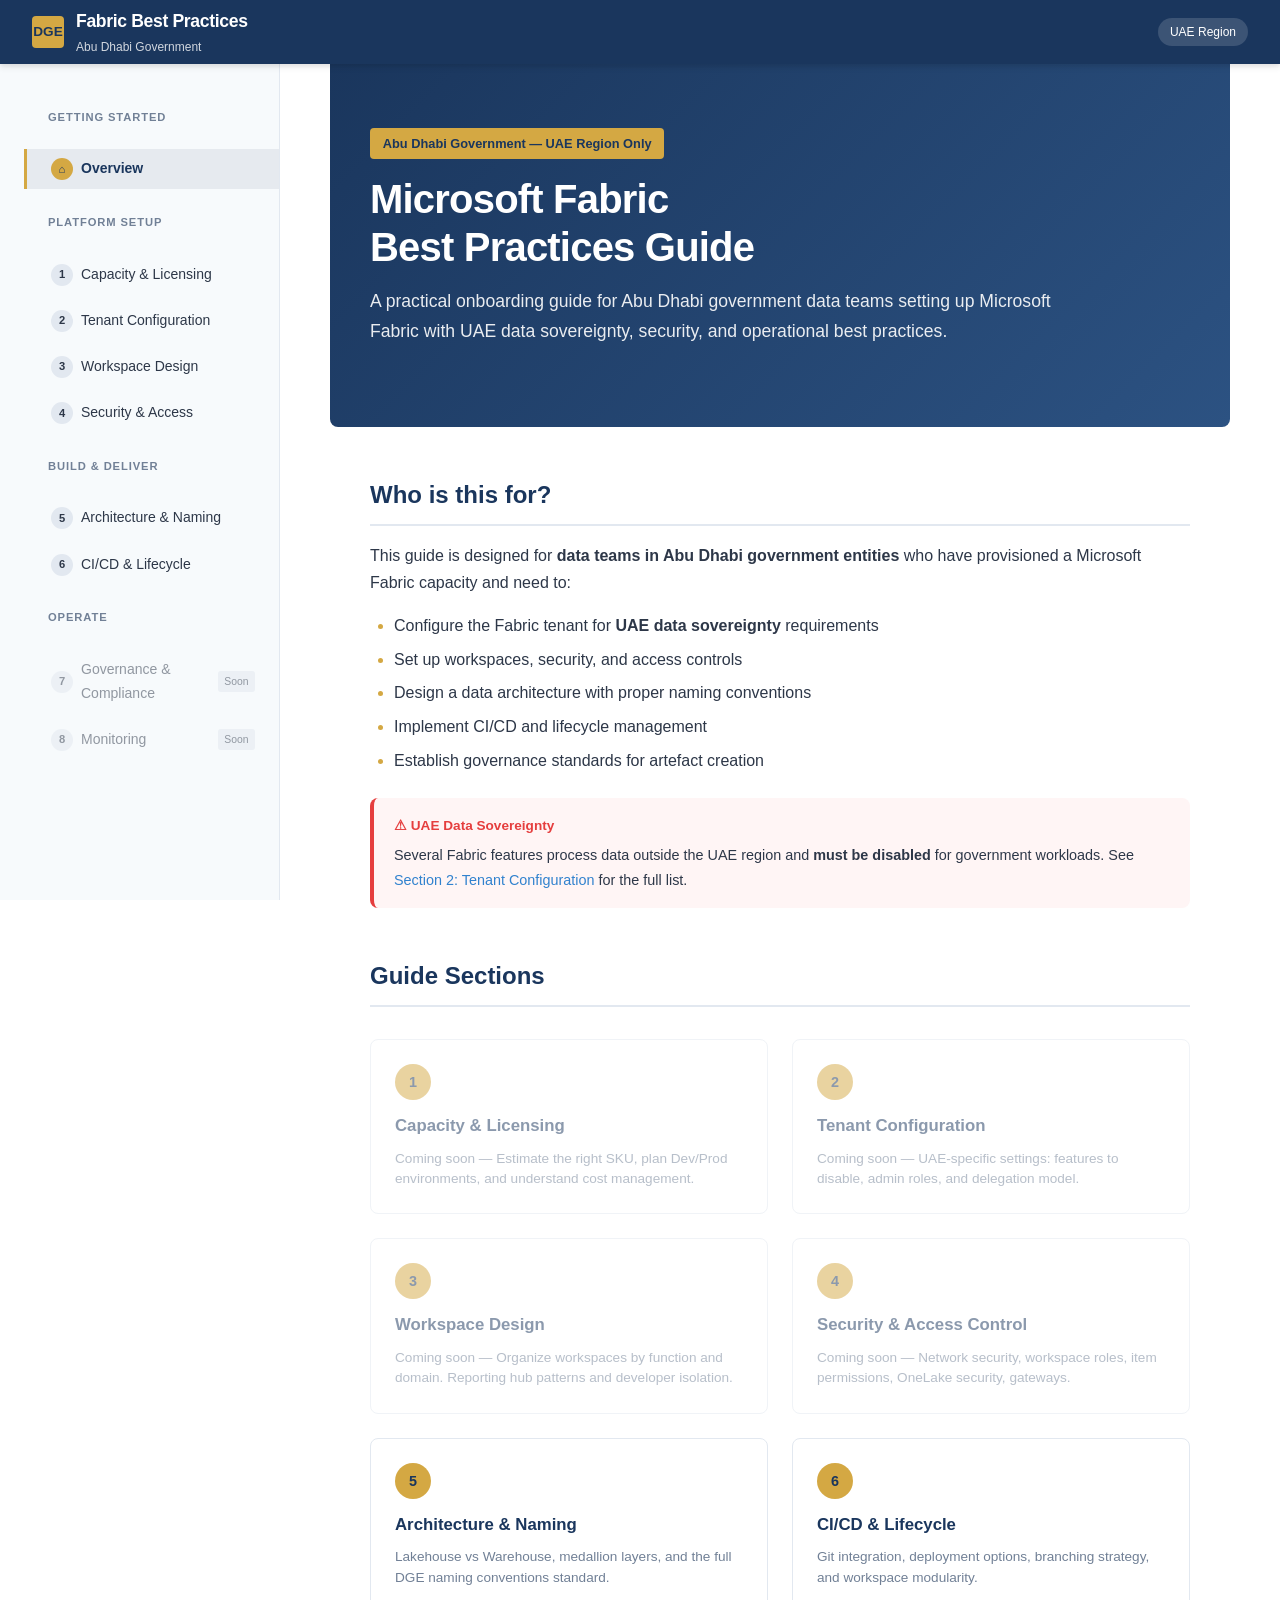
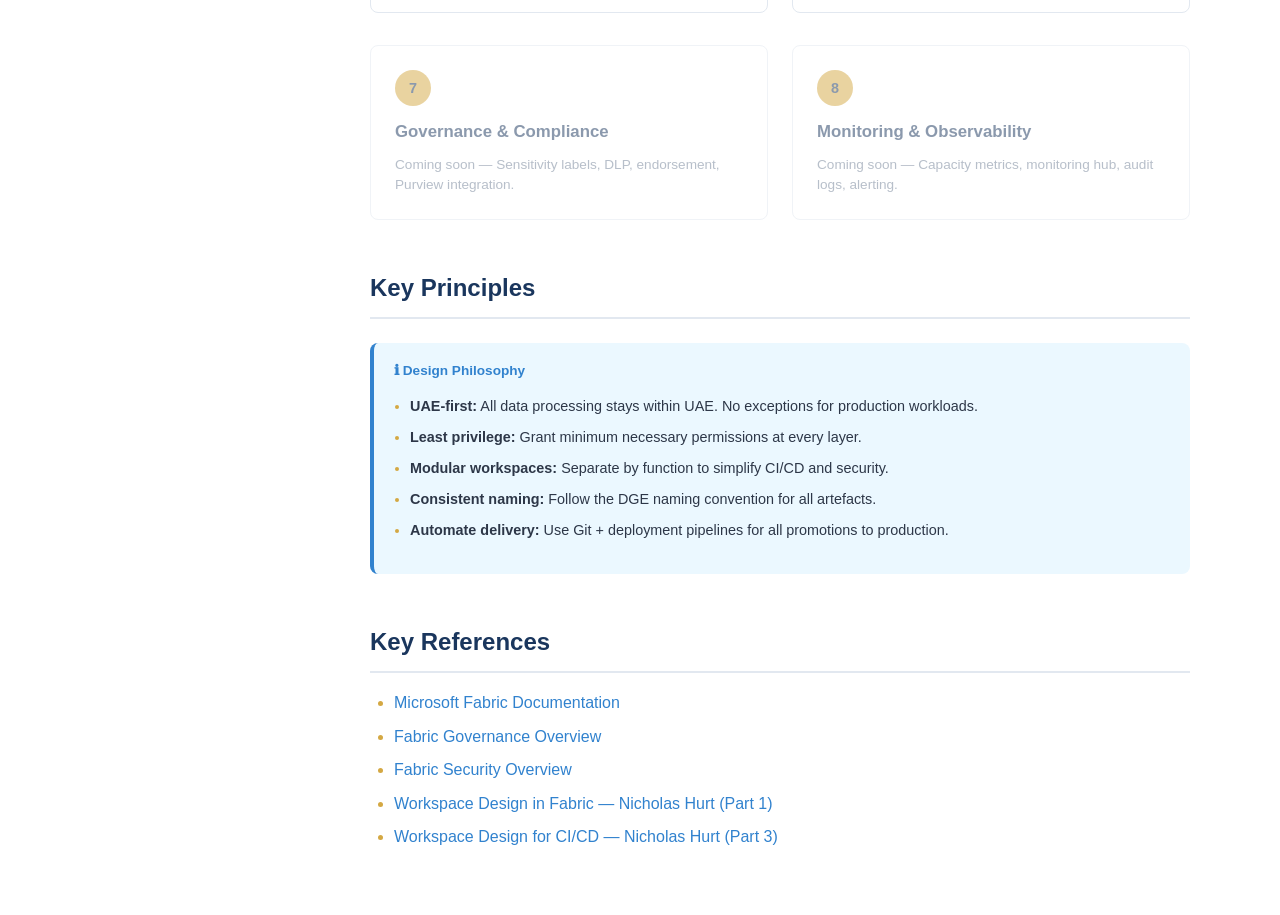
<file: fabric-administration-best-practices/index.html>
<!DOCTYPE html>
<html lang="en">
<head>
    <meta charset="UTF-8">
    <meta name="viewport" content="width=device-width, initial-scale=1.0">
    <title>Microsoft Fabric Best Practices — Abu Dhabi Government</title>
    <link rel="stylesheet" href="css/style.css">
</head>
<body>
    <!-- Header -->
    <header class="site-header">
        <button class="mobile-menu-btn" onclick="toggleSidebar()" aria-label="Toggle menu">☰</button>
        <a href="index.html" class="logo">
            <div class="logo-icon">DGE</div>
            <div>
                <div class="logo-text">Fabric Best Practices</div>
                <div class="logo-subtitle">Abu Dhabi Government</div>
            </div>
        </a>
        <div class="header-right">
            <span class="header-badge">UAE Region</span>
        </div>
    </header>

    <!-- Sidebar -->
    <nav class="sidebar" id="sidebar">
        <ul class="sidebar-nav">
            <li class="sidebar-section">
                <div class="sidebar-section-title">Getting Started</div>
            </li>
            <li><a href="index.html" class="sidebar-link active">
                <span class="link-number">⌂</span> Overview
            </a></li>

            <li class="sidebar-section">
                <div class="sidebar-section-title">Platform Setup</div>
            </li>
            <li><a href="pages/capacity-planning.html" class="sidebar-link">
                <span class="link-number">1</span> Capacity & Licensing
            </a></li>
            <li><a href="pages/tenant-configuration.html" class="sidebar-link">
                <span class="link-number">2</span> Tenant Configuration
            </a></li>
            <li><a href="pages/workspace-design.html" class="sidebar-link">
                <span class="link-number">3</span> Workspace Design
            </a></li>
            <li><a href="pages/security-access.html" class="sidebar-link">
                <span class="link-number">4</span> Security & Access
            </a></li>

            <li class="sidebar-section">
                <div class="sidebar-section-title">Build & Deliver</div>
            </li>
            <li><a href="pages/data-architecture.html" class="sidebar-link">
                <span class="link-number">5</span> Architecture & Naming
            </a></li>
            <li><a href="pages/cicd.html" class="sidebar-link">
                <span class="link-number">6</span> CI/CD & Lifecycle
            </a></li>

            <li class="sidebar-section">
                <div class="sidebar-section-title">Operate</div>
            </li>
            <li><a href="#" class="sidebar-link coming-soon">
                <span class="link-number">7</span> Governance & Compliance
            </a></li>
            <li><a href="#" class="sidebar-link coming-soon">
                <span class="link-number">8</span> Monitoring
            </a></li>
        </ul>
    </nav>

    <!-- Main Content -->
    <main class="main-content">
        <div class="page-content">
            <!-- Hero -->
            <div class="hero">
                <div class="hero-badge">Abu Dhabi Government — UAE Region Only</div>
                <h1>Microsoft Fabric<br>Best Practices Guide</h1>
                <p>A practical onboarding guide for Abu Dhabi government data teams setting up Microsoft Fabric with UAE data sovereignty, security, and operational best practices.</p>
            </div>

            <!-- Context -->
            <h2>Who is this for?</h2>
            <p>This guide is designed for <strong>data teams in Abu Dhabi government entities</strong> who have provisioned a Microsoft Fabric capacity and need to:</p>
            <ul>
                <li>Configure the Fabric tenant for <strong>UAE data sovereignty</strong> requirements</li>
                <li>Set up workspaces, security, and access controls</li>
                <li>Design a data architecture with proper naming conventions</li>
                <li>Implement CI/CD and lifecycle management</li>
                <li>Establish governance standards for artefact creation</li>
            </ul>

            <div class="callout callout-danger">
                <div class="callout-title">⚠ UAE Data Sovereignty</div>
                <div class="callout-body">
                    Several Fabric features process data outside the UAE region and <strong>must be disabled</strong> for government workloads. See <a href="pages/tenant-configuration.html">Section 2: Tenant Configuration</a> for the full list.
                </div>
            </div>

            <!-- Sections -->
            <h2>Guide Sections</h2>

            <div class="card-grid">
                <div class="card" style="opacity:0.5; pointer-events:none;">
                    <div class="card-number">1</div>
                    <div class="card-title">Capacity & Licensing</div>
                    <div class="card-desc">Coming soon — Estimate the right SKU, plan Dev/Prod environments, and understand cost management.</div>
                </div>

                <div class="card" style="opacity:0.5; pointer-events:none;">
                    <div class="card-number">2</div>
                    <div class="card-title">Tenant Configuration</div>
                    <div class="card-desc">Coming soon — UAE-specific settings: features to disable, admin roles, and delegation model.</div>
                </div>

                <div class="card" style="opacity:0.5; pointer-events:none;">
                    <div class="card-number">3</div>
                    <div class="card-title">Workspace Design</div>
                    <div class="card-desc">Coming soon — Organize workspaces by function and domain. Reporting hub patterns and developer isolation.</div>
                </div>

                <div class="card" style="opacity:0.5; pointer-events:none;">
                    <div class="card-number">4</div>
                    <div class="card-title">Security & Access Control</div>
                    <div class="card-desc">Coming soon — Network security, workspace roles, item permissions, OneLake security, gateways.</div>
                </div>

                <a href="pages/data-architecture.html" class="card">
                    <div class="card-number">5</div>
                    <div class="card-title">Architecture & Naming</div>
                    <div class="card-desc">Lakehouse vs Warehouse, medallion layers, and the full DGE naming conventions standard.</div>
                </a>

                <a href="pages/cicd.html" class="card">
                    <div class="card-number">6</div>
                    <div class="card-title">CI/CD & Lifecycle</div>
                    <div class="card-desc">Git integration, deployment options, branching strategy, and workspace modularity.</div>
                </a>
            </div>

            <div class="card-grid">
                <div class="card" style="opacity:0.5; pointer-events:none;">
                    <div class="card-number">7</div>
                    <div class="card-title">Governance & Compliance</div>
                    <div class="card-desc">Coming soon — Sensitivity labels, DLP, endorsement, Purview integration.</div>
                </div>

                <div class="card" style="opacity:0.5; pointer-events:none;">
                    <div class="card-number">8</div>
                    <div class="card-title">Monitoring & Observability</div>
                    <div class="card-desc">Coming soon — Capacity metrics, monitoring hub, audit logs, alerting.</div>
                </div>
            </div>

            <!-- Key Principles -->
            <h2>Key Principles</h2>
            <div class="callout callout-info">
                <div class="callout-title">ℹ Design Philosophy</div>
                <div class="callout-body">
                    <ul style="margin-left: 1rem;">
                        <li><strong>UAE-first:</strong> All data processing stays within UAE. No exceptions for production workloads.</li>
                        <li><strong>Least privilege:</strong> Grant minimum necessary permissions at every layer.</li>
                        <li><strong>Modular workspaces:</strong> Separate by function to simplify CI/CD and security.</li>
                        <li><strong>Consistent naming:</strong> Follow the DGE naming convention for all artefacts.</li>
                        <li><strong>Automate delivery:</strong> Use Git + deployment pipelines for all promotions to production.</li>
                    </ul>
                </div>
            </div>

            <!-- References -->
            <h2>Key References</h2>
            <ul>
                <li><a href="https://learn.microsoft.com/en-us/fabric/" target="_blank">Microsoft Fabric Documentation</a></li>
                <li><a href="https://learn.microsoft.com/en-us/fabric/governance/governance-compliance-overview" target="_blank">Fabric Governance Overview</a></li>
                <li><a href="https://learn.microsoft.com/en-us/fabric/security/security-overview" target="_blank">Fabric Security Overview</a></li>
                <li><a href="https://medium.com/microsoftazure/thoughts-on-workspace-design-in-microsoft-fabric-f99f79ac6f32" target="_blank">Workspace Design in Fabric — Nicholas Hurt (Part 1)</a></li>
                <li><a href="https://medium.com/@Nicholas_Hurt/thoughts-on-workspace-design-in-microsoft-fabric-part-3-optimizing-ci-cd-in-microsoft-fabric-a4823a432f62" target="_blank">Workspace Design for CI/CD — Nicholas Hurt (Part 3)</a></li>
            </ul>
        </div>
    </main>

    <script>
        function toggleSidebar() {
            document.getElementById('sidebar').classList.toggle('open');
        }
    </script>
</body>
</html>
</file>
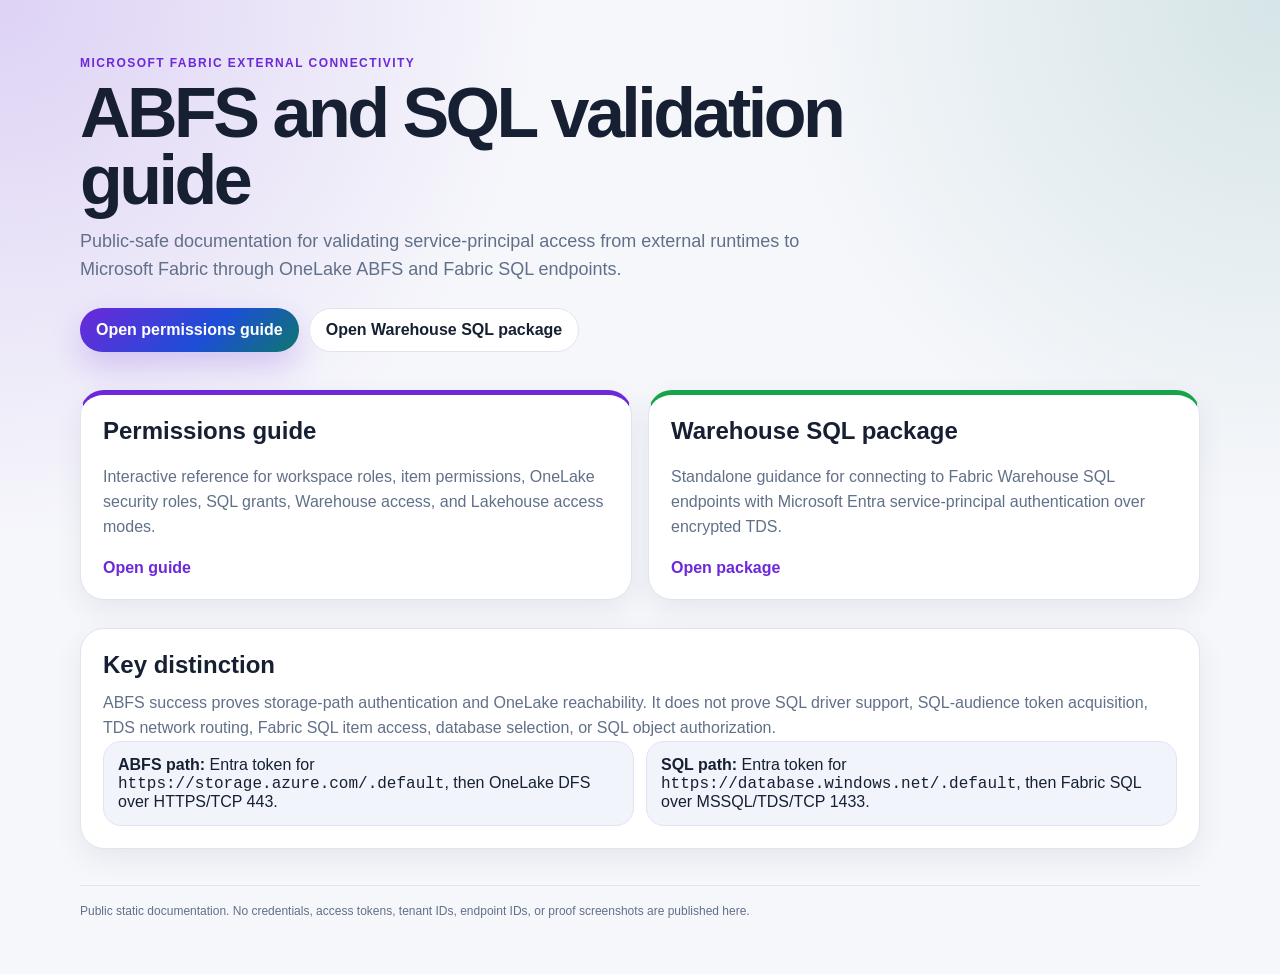
<file: fabric-connectivity/index.html>
<!DOCTYPE html>
<html lang="en">
<head>
  <meta charset="UTF-8">
  <meta name="viewport" content="width=device-width, initial-scale=1.0">
  <title>Fabric External Connectivity Guide</title>
  <style>
    :root {
      color-scheme: light;
      --bg: #f6f7fb;
      --surface: #ffffff;
      --surface-soft: #f1f5fb;
      --border: #dfe5ef;
      --text: #172033;
      --muted: #617089;
      --accent: #6d28d9;
      --accent-2: #1d4ed8;
      --accent-3: #0f766e;
      --success: #16a34a;
      --shadow: 0 24px 70px rgba(29, 45, 78, 0.14);
      --gradient: linear-gradient(135deg, var(--accent), var(--accent-2) 58%, var(--accent-3));
    }
    * { box-sizing: border-box; }
    body {
      margin: 0;
      background:
        radial-gradient(circle at top left, rgba(109, 40, 217, 0.18), transparent 34rem),
        radial-gradient(circle at top right, rgba(15, 118, 110, 0.14), transparent 32rem),
        var(--bg);
      color: var(--text);
      font-family: "Segoe UI", Aptos, Calibri, -apple-system, BlinkMacSystemFont, sans-serif;
    }
    .wrap { width: min(1120px, calc(100% - 32px)); margin: 0 auto; }
    header { padding: 56px 0 28px; }
    .eyebrow { color: var(--accent); font-size: 12px; font-weight: 850; letter-spacing: 0.12em; text-transform: uppercase; }
    h1 { max-width: 820px; margin: 10px 0 14px; font-size: clamp(38px, 6vw, 70px); line-height: 0.96; letter-spacing: -0.05em; }
    h2 { margin: 0 0 12px; font-size: 24px; }
    h3 { margin: 0 0 8px; font-size: 18px; }
    p, li { line-height: 1.55; }
    .subtitle { max-width: 780px; margin: 0; color: var(--muted); font-size: 18px; }
    .hero-actions { display: flex; flex-wrap: wrap; gap: 10px; margin-top: 24px; }
    .button { display: inline-flex; align-items: center; justify-content: center; min-height: 44px; padding: 11px 16px; border-radius: 999px; font-weight: 800; text-decoration: none; }
    .button.primary { background: var(--gradient); color: #fff; box-shadow: 0 14px 32px rgba(109, 40, 217, 0.22); }
    .button.secondary { border: 1px solid var(--border); background: var(--surface); color: var(--text); }
    main { padding: 10px 0 56px; }
    .grid { display: grid; grid-template-columns: repeat(2, minmax(0, 1fr)); gap: 16px; }
    .card { min-width: 0; padding: 22px; border: 1px solid var(--border); border-radius: 24px; background: var(--surface); box-shadow: 0 10px 28px rgba(29, 45, 78, 0.08); }
    .card.accent { border-top: 5px solid var(--accent); }
    .card.success { border-top: 5px solid var(--success); }
    .card p { color: var(--muted); margin: 8px 0 0; }
    .link-card { display: flex; flex-direction: column; min-height: 210px; color: inherit; text-decoration: none; transition: transform 160ms ease, box-shadow 160ms ease, border-color 160ms ease; }
    .link-card:hover { transform: translateY(-2px); border-color: var(--accent); box-shadow: var(--shadow); }
    .link-card span { margin-top: auto; padding-top: 16px; color: var(--accent); font-weight: 850; }
    .section { margin-top: 28px; }
    .facts { display: grid; grid-template-columns: repeat(2, minmax(0, 1fr)); gap: 12px; }
    .fact { padding: 14px; border: 1px solid var(--border); border-radius: 18px; background: var(--surface-soft); }
    code { font-family: Consolas, "Courier New", Courier, monospace; }
    footer { margin-top: 36px; padding-top: 18px; border-top: 1px solid var(--border); color: var(--muted); font-size: 12px; }
    @media (max-width: 760px) {
      header { padding-top: 36px; }
      .grid, .facts { grid-template-columns: minmax(0, 1fr); }
    }
  </style>
</head>
<body>
  <header class="wrap">
    <div class="eyebrow">Microsoft Fabric external connectivity</div>
    <h1>ABFS and SQL validation guide</h1>
    <p class="subtitle">Public-safe documentation for validating service-principal access from external runtimes to Microsoft Fabric through OneLake ABFS and Fabric SQL endpoints.</p>
    <div class="hero-actions">
      <a class="button primary" href="fabric_permissions_guide.html">Open permissions guide</a>
      <a class="button secondary" href="warehouse_sql_endpoint_connection.html">Open Warehouse SQL package</a>
    </div>
  </header>

  <main class="wrap">
    <section class="grid" aria-label="Published guides">
      <a class="card link-card accent" href="fabric_permissions_guide.html">
        <h2>Permissions guide</h2>
        <p>Interactive reference for workspace roles, item permissions, OneLake security roles, SQL grants, Warehouse access, and Lakehouse access modes.</p>
        <span>Open guide</span>
      </a>
      <a class="card link-card success" href="warehouse_sql_endpoint_connection.html">
        <h2>Warehouse SQL package</h2>
        <p>Standalone guidance for connecting to Fabric Warehouse SQL endpoints with Microsoft Entra service-principal authentication over encrypted TDS.</p>
        <span>Open package</span>
      </a>
    </section>

    <section class="section card" aria-labelledby="facts-heading">
      <h2 id="facts-heading">Key distinction</h2>
      <p>ABFS success proves storage-path authentication and OneLake reachability. It does not prove SQL driver support, SQL-audience token acquisition, TDS network routing, Fabric SQL item access, database selection, or SQL object authorization.</p>
      <div class="facts">
        <div class="fact"><strong>ABFS path:</strong> Entra token for <code>https://storage.azure.com/.default</code>, then OneLake DFS over HTTPS/TCP 443.</div>
        <div class="fact"><strong>SQL path:</strong> Entra token for <code>https://database.windows.net/.default</code>, then Fabric SQL over MSSQL/TDS/TCP 1433.</div>
      </div>
    </section>

    <footer>Public static documentation. No credentials, access tokens, tenant IDs, endpoint IDs, or proof screenshots are published here.</footer>
  </main>
</body>
</html>
</file>
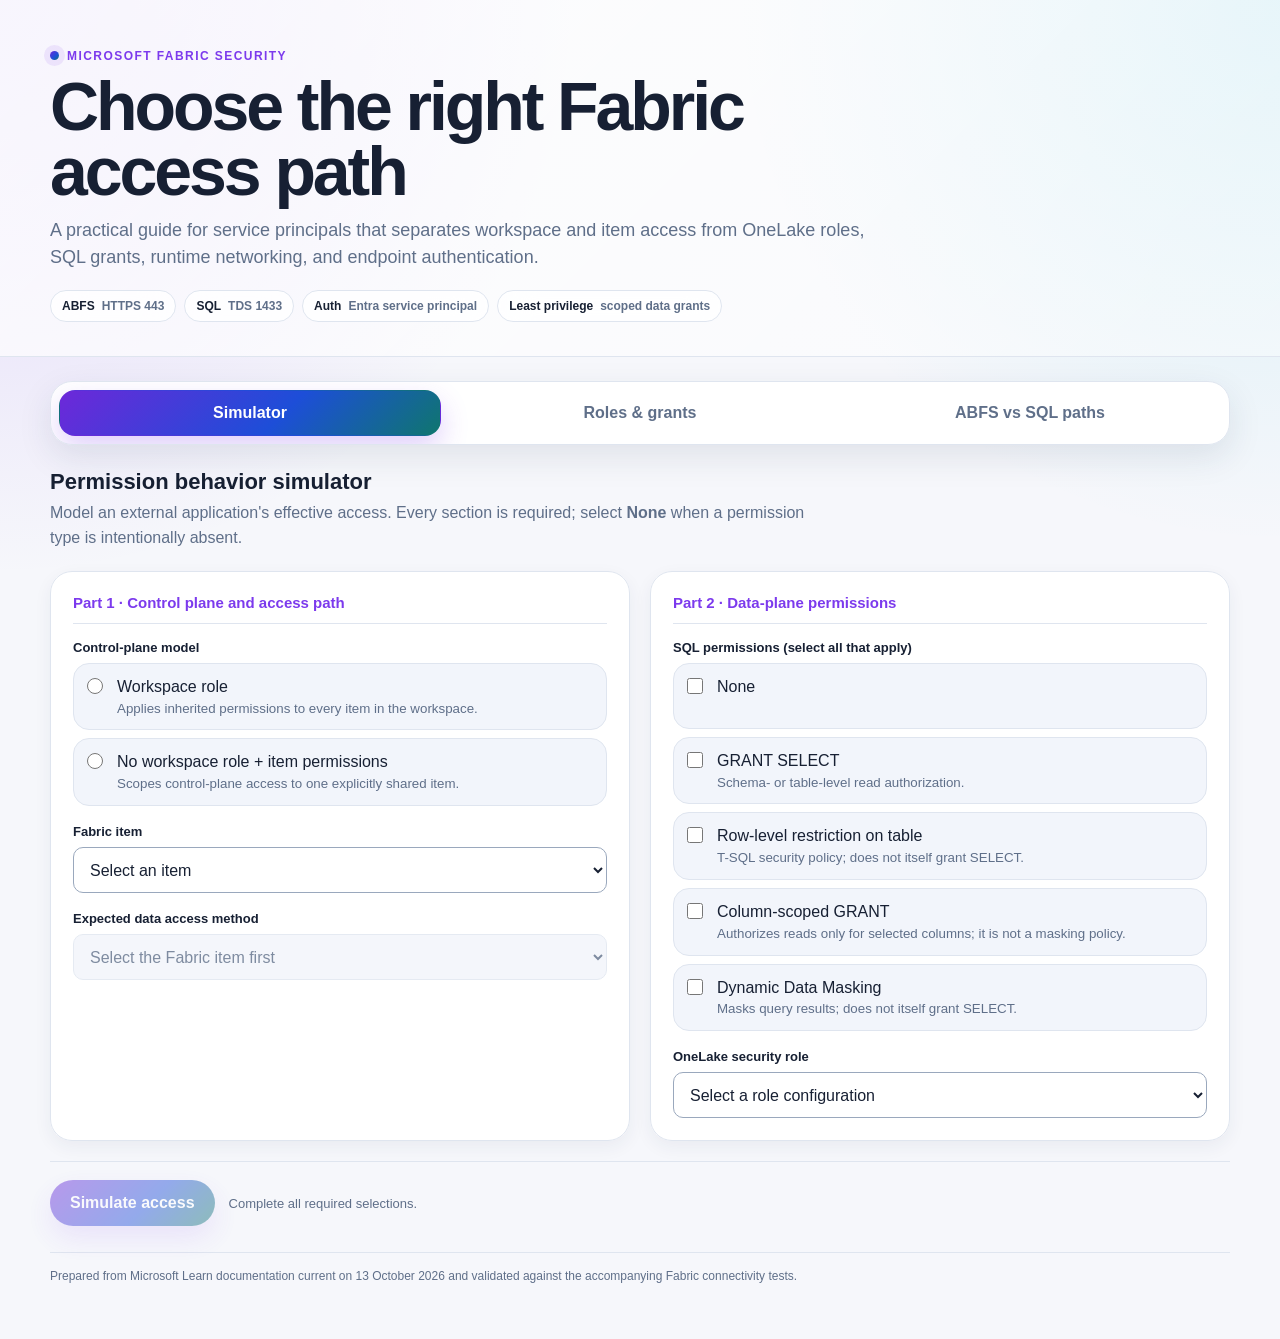
<file: fabric-connectivity/fabric_permissions_guide.html>
<!DOCTYPE html>
<html lang="en">
<head>
  <meta charset="UTF-8">
  <meta name="viewport" content="width=device-width, initial-scale=1.0">
  <title>Microsoft Fabric Permissions Guide</title>
  <script>
    (() => {
      const param = new URLSearchParams(window.location.search).get("scoutTheme");
      const theme =
        param || (window.matchMedia("(prefers-color-scheme: dark)").matches ? "dark" : "light");
      document.documentElement.setAttribute("data-theme", theme);
    })();
  </script>
  <style>
    :root {
      color-scheme: light;
      --cp-bg: #f6f7fb;
      --cp-bg-elevated: #ffffff;
      --cp-surface: #ffffff;
      --cp-surface-soft: #f2f5fb;
      --cp-border: #dfe5ef;
      --cp-border-strong: #9aa8bd;
      --cp-text: #172033;
      --cp-text-muted: #5f6f89;
      --cp-text-soft: #74839a;
      --cp-accent: #7c3aed;
      --cp-accent-hover: #6d28d9;
      --cp-accent-soft: rgba(124, 58, 237, 0.1);
      --cp-accent-fg: #ffffff;
      --cp-success: #16a34a;
      --cp-danger: #dc2626;
      --cp-warning: #f59e0b;
      --cp-link: #2563eb;
      --cp-shadow: 0 24px 70px rgba(29, 45, 78, 0.14);
      --cp-shadow-soft: 0 12px 34px rgba(29, 45, 78, 0.1);
      --cp-overlay: rgba(255, 255, 255, 0.8);
      --cp-panel: rgba(255, 255, 255, 0.78);
      --cp-panel-strong: rgba(255, 255, 255, 0.96);
      --cp-sheen: rgba(255, 255, 255, 0.55);
      --cp-highlight: rgba(124, 58, 237, 0.14);
      --cp-focus: rgba(124, 58, 237, 0.55);
      --cp-gradient: linear-gradient(135deg, #6d28d9 0%, #1d4ed8 58%, #0f766e 100%);
    }
    html[data-theme="dark"] {
      color-scheme: dark;
      --cp-bg: #0b1020;
      --cp-bg-elevated: #111827;
      --cp-surface: #121a2b;
      --cp-surface-soft: #172033;
      --cp-border: #26334a;
      --cp-border-strong: #475569;
      --cp-text: #eef3ff;
      --cp-text-muted: #a8b3c7;
      --cp-text-soft: #c7d2e5;
      --cp-accent: #a78bfa;
      --cp-accent-hover: #c4b5fd;
      --cp-accent-soft: rgba(167, 139, 250, 0.16);
      --cp-accent-fg: #101525;
      --cp-success: #4ade80;
      --cp-danger: #f87171;
      --cp-warning: #fbbf24;
      --cp-link: #93c5fd;
      --cp-shadow: 0 24px 70px rgba(0, 0, 0, 0.42);
      --cp-shadow-soft: 0 12px 34px rgba(0, 0, 0, 0.3);
      --cp-overlay: rgba(17, 24, 39, 0.88);
      --cp-panel: rgba(18, 26, 43, 0.76);
      --cp-panel-strong: rgba(18, 26, 43, 0.96);
      --cp-sheen: rgba(255, 255, 255, 0.04);
      --cp-highlight: rgba(167, 139, 250, 0.18);
      --cp-focus: rgba(167, 139, 250, 0.72);
      --cp-gradient: linear-gradient(135deg, #a78bfa 0%, #60a5fa 56%, #2dd4bf 100%);
    }
    * { box-sizing: border-box; }
    html { scroll-behavior: smooth; }
    body {
      margin: 0;
      background:
        radial-gradient(circle at top left, rgba(124, 58, 237, 0.18), transparent 36rem),
        radial-gradient(circle at top right, rgba(6, 182, 212, 0.14), transparent 34rem),
        var(--cp-bg);
      color: var(--cp-text);
      font-family: "Segoe UI", Aptos, Calibri, -apple-system, BlinkMacSystemFont, sans-serif;
      letter-spacing: 0;
    }
    header { position: relative; overflow: hidden; border-bottom: 1px solid var(--cp-border); }
    header::before {
      content: "";
      position: absolute;
      inset: 0;
      background: linear-gradient(135deg, rgba(255, 255, 255, 0.78), rgba(255, 255, 255, 0.36));
      pointer-events: none;
    }
    html[data-theme="dark"] header::before { background: linear-gradient(135deg, rgba(17, 24, 39, 0.8), rgba(17, 24, 39, 0.2)); }
    .wrap { width: min(1180px, calc(100% - 32px)); margin: 0 auto; }
    header .wrap { position: relative; padding: 46px 0 34px; }
    main.wrap { padding: 24px 0 56px; }
    .hero { max-width: 920px; }
    .eyebrow { display: inline-flex; align-items: center; gap: 8px; color: var(--cp-accent); font-size: 12px; font-weight: 800; text-transform: uppercase; letter-spacing: 0.12em; }
    .eyebrow::before { content: ""; width: 9px; height: 9px; border-radius: 999px; background: var(--cp-gradient); box-shadow: 0 0 0 6px var(--cp-accent-soft); }
    h1 { max-width: 820px; margin: 10px 0 12px; font-size: clamp(36px, 6vw, 68px); line-height: 0.96; letter-spacing: -0.045em; }
    h2 { margin: 0 0 12px; font-size: 22px; }
    h3 { margin: 0 0 8px; font-size: 16px; }
    p, li { line-height: 1.55; }
    .subtitle { max-width: 850px; margin: 0; color: var(--cp-text-muted); font-size: 18px; line-height: 1.55; }
    .pill-row { display: flex; flex-wrap: wrap; gap: 8px; margin-top: 18px; }
    .pill { display: inline-flex; align-items: center; gap: 7px; padding: 8px 11px; border: 1px solid var(--cp-border); border-radius: 999px; background: var(--cp-panel); color: var(--cp-text-muted); font-size: 12px; font-weight: 750; backdrop-filter: blur(16px); }
    .pill strong { color: var(--cp-text); }
    .tabs { position: sticky; top: 10px; z-index: 5; display: grid; grid-template-columns: repeat(3, minmax(max-content, 1fr)); gap: 8px; overflow-x: auto; margin-bottom: 24px; padding: 8px; border: 1px solid var(--cp-border); border-radius: 22px; background: var(--cp-panel-strong); box-shadow: var(--cp-shadow-soft); backdrop-filter: blur(18px); }
    .tab {
      appearance: none;
      border: 1px solid transparent;
      border-radius: 16px;
      padding: 13px 15px;
      background: transparent;
      color: var(--cp-text-muted);
      font: inherit;
      font-weight: 760;
      white-space: nowrap;
      cursor: pointer;
      transition: transform 160ms ease, background-color 160ms ease, color 160ms ease, box-shadow 160ms ease;
    }
    .tab:hover { color: var(--cp-accent-hover); transform: translateY(-1px); }
    .tab[aria-selected="true"] { color: var(--cp-accent-fg); border-color: transparent; background: var(--cp-gradient); box-shadow: 0 12px 28px rgba(124, 58, 237, 0.24); }
    .panel[hidden] { display: none; }
    .panel { animation: panelIn 180ms ease; }
    @keyframes panelIn { from { opacity: 0; transform: translateY(6px); } to { opacity: 1; transform: translateY(0); } }
    .subtabs { display: inline-grid; grid-auto-flow: column; gap: 8px; padding: 6px; margin: 4px 0 22px; border: 1px solid var(--cp-border); border-radius: 999px; background: var(--cp-panel); box-shadow: inset 0 1px 0 var(--cp-sheen); backdrop-filter: blur(12px); }
    .subtab { appearance: none; border: 1px solid transparent; border-radius: 999px; padding: 11px 18px; background: transparent; color: var(--cp-text-muted); font: inherit; font-weight: 760; cursor: pointer; transition: transform 160ms ease, box-shadow 160ms ease, color 160ms ease, background-color 160ms ease; }
    .subtab:hover { color: var(--cp-accent-hover); transform: translateY(-1px); }
    .subtab[aria-selected="true"] { background: var(--cp-surface); color: var(--cp-accent); box-shadow: var(--cp-shadow-soft); border-color: var(--cp-border); }
    .access-panel[hidden], .control-panel[hidden] { display: none; }
    .grid-2 { display: grid; grid-template-columns: repeat(2, minmax(0, 1fr)); gap: 14px; }
    .grid-3 { display: grid; grid-template-columns: repeat(3, minmax(0, 1fr)); gap: 12px; }
    .card {
      min-width: 0;
      background: var(--cp-surface);
      border: 1px solid var(--cp-border);
      border-radius: 22px;
      padding: 20px;
      box-shadow: 0 6px 18px rgba(29, 45, 78, 0.06);
    }
    .card.accent { border-top: 4px solid var(--cp-accent); }
    .card.success { border-top: 4px solid var(--cp-success); }
    .card.warning { border-top: 4px solid var(--cp-warning); }
    .sub-block { padding: 16px 0; border-top: 1px solid var(--cp-border); }
    .sub-block:first-of-type { padding-top: 8px; border-top: 0; }
    details.sub-block summary { color: var(--cp-text); font-size: 16px; font-weight: 700; cursor: pointer; }
    details.sub-block summary::marker { color: var(--cp-accent); }
    details.sub-block[open] summary { margin-bottom: 12px; }
    .warehouse-card { display: flex; flex-direction: column; font-size: 14px; }
    .warehouse-card h2 { font-size: 20px; margin-bottom: 10px; }
    .warehouse-card h3, .warehouse-card details.sub-block summary { font-size: 14px; }
    .warehouse-card p, .warehouse-card li { line-height: 1.4; }
    .warehouse-card .sub-block { padding: 12px 0; }
    .warehouse-card .steps { margin: 8px 0; }
    .warehouse-card .steps li { padding: 0 0 10px 34px; }
    .warehouse-card .steps li::before { width: 24px; height: 24px; font-size: 12px; }
    .warehouse-card pre { margin: 10px 0; padding: 11px 12px; font-size: 12px; line-height: 1.4; }
    .warehouse-card .callout { margin: 10px 0; padding: 11px 12px; }
    .warehouse-card .integration-block { margin-top: auto; }
    .warehouse-card .button-link { padding: 8px 10px; font-size: 13px; }
    .muted { color: var(--cp-text-muted); }
    .info-pane { padding: 18px 20px; border: 1px solid var(--cp-border); border-radius: 20px; background: var(--cp-surface-soft); color: var(--cp-text); }
    details.info-pane summary { color: var(--cp-text); font-size: 17px; font-weight: 800; cursor: pointer; }
    details.info-pane summary::marker { color: var(--cp-accent); }
    details.info-pane[open] summary { margin-bottom: 12px; }
    .diagnostic-facts { display: grid; grid-template-columns: repeat(2, minmax(0, 1fr)); gap: 10px; margin-bottom: 12px; }
    .diagnostic-fact { padding: 12px; border: 1px solid var(--cp-border); border-radius: 14px; background: var(--cp-surface); }
    .info-pane p { margin: 8px 0; }
    .info-pane p:last-child { margin-bottom: 0; }
    .callout { padding: 15px 17px; margin: 14px 0; border: 1px solid var(--cp-border); border-left: 5px solid var(--cp-accent); border-radius: 16px; background: var(--cp-accent-soft); line-height: 1.5; }
    .callout.success { border-left-color: var(--cp-success); background: var(--cp-surface-soft); }
    .callout.warning { border-left-color: var(--cp-warning); background: var(--cp-surface-soft); }
    .callout.critical { border: 2px solid var(--cp-danger); border-left-width: 8px; background: var(--cp-surface); }
    .callout.critical.danger-fill { background: var(--cp-highlight); }
    .callout.critical strong { color: var(--cp-danger); }
    .flow { display: flex; gap: 8px; align-items: stretch; margin: 14px 0; }
    .node { flex: 1; min-width: 0; padding: 13px; border: 1px solid var(--cp-border); border-radius: 16px; background: var(--cp-surface-soft); font-size: 13px; }
    .node strong { display: block; color: var(--cp-accent); margin-bottom: 4px; }
    .arrow { align-self: center; color: var(--cp-accent); font-weight: 800; }
    .table-wrap { overflow-x: auto; border: 1px solid var(--cp-border); border-radius: 18px; }
    table { width: 100%; border-collapse: collapse; background: var(--cp-surface); }
    th, td { padding: 11px 12px; border-bottom: 1px solid var(--cp-border); text-align: left; vertical-align: top; font-size: 13px; }
    th { background: var(--cp-surface-soft); color: var(--cp-text-muted); text-transform: uppercase; font-size: 11px; }
    tr:last-child td { border-bottom: 0; }
    .yes { color: var(--cp-success); font-weight: 700; }
    .no { color: var(--cp-danger); font-weight: 700; }
    .conditional { color: var(--cp-warning); font-weight: 700; }
    code, pre { font-family: Consolas, "Courier New", Courier, monospace; }
    pre { overflow-x: auto; padding: 14px; border: 1px solid var(--cp-border); border-radius: 0.625rem; background: var(--cp-surface-soft); color: var(--cp-text); font-size: 13px; line-height: 1.55; }
    .steps { counter-reset: step; list-style: none; padding: 0; }
    .steps li { position: relative; padding: 0 0 16px 42px; }
    .steps li::before { counter-increment: step; content: counter(step); position: absolute; left: 0; top: 0; width: 28px; height: 28px; display: grid; place-items: center; border-radius: 50%; background: var(--cp-accent); color: var(--cp-accent-fg); font-weight: 700; }
    a { color: var(--cp-link); }
    .source-list { display: grid; gap: 8px; }
    .source { padding: 12px 14px; border: 1px solid var(--cp-border); border-radius: 0.625rem; background: var(--cp-surface); }
    .source a { font-weight: 650; }
    .source span { display: block; margin-top: 3px; color: var(--cp-text-muted); font-size: 12px; }
    .button-link { display: inline-block; padding: 9px 12px; border-radius: 999px; background: var(--cp-accent); color: var(--cp-accent-fg); text-decoration: none; font-weight: 760; }
    .simulator { margin-top: 4px; }
    .simulator > h2 { margin-bottom: 6px; }
    .simulator > .muted { max-width: 760px; margin: 0 0 20px; }
    .simulator-grid { display: grid; grid-template-columns: repeat(2, minmax(0, 1fr)); gap: 20px; align-items: stretch; }
    fieldset { min-width: 0; margin: 0; padding: 22px; border: 1px solid var(--cp-border); border-radius: 22px; background: var(--cp-surface); box-shadow: 0 6px 18px rgba(29, 45, 78, 0.06); }
    legend { float: left; width: 100%; margin: 0 0 16px; padding: 0 0 12px; border-bottom: 1px solid var(--cp-border); color: var(--cp-accent); font-size: 15px; font-weight: 700; }
    .field { margin-top: 18px; }
    fieldset > .field:first-of-type { clear: both; margin-top: 0; }
    .field-label { display: block; margin-bottom: 8px; font-size: 13px; font-weight: 700; }
    select { width: 100%; min-height: 46px; padding: 10px 36px 10px 12px; border: 1px solid var(--cp-border-strong); border-radius: 0.625rem; background: var(--cp-surface); color: var(--cp-text); font: inherit; }
    select:disabled { border-color: var(--cp-border); background: var(--cp-surface-soft); color: var(--cp-text-muted); cursor: not-allowed; opacity: 0.8; }
    select:focus-visible, .choice:has(input:focus-visible), .tab:focus-visible, .subtab:focus-visible, .button-link:focus-visible, .simulate-button:focus-visible { outline: 3px solid var(--cp-focus); outline-offset: 3px; border-color: var(--cp-accent); }
    .choices { display: grid; gap: 8px; }
    .choice { display: grid; grid-template-columns: 20px minmax(0, 1fr); gap: 10px; align-items: start; min-height: 66px; padding: 12px 13px; border: 1px solid var(--cp-border); border-radius: 16px; background: var(--cp-surface-soft); cursor: pointer; transition: border-color 120ms ease, background-color 120ms ease, transform 120ms ease; }
    .choice:hover { border-color: var(--cp-border-strong); }
    .choice:hover { transform: translateY(-1px); }
    .choice:has(input:checked) { border-color: var(--cp-accent); background: var(--cp-accent-soft); }
    .choice input { width: 16px; height: 16px; margin: 2px 0 0; accent-color: var(--cp-accent); }
    .choice span { min-width: 0; line-height: 1.35; }
    .choice small { display: block; color: var(--cp-text-muted); margin-top: 2px; }
    .field-disclaimer { margin: 7px 0 0; color: var(--cp-danger); font-size: 12px; font-style: italic; line-height: 1.4; }
    .conditional-field[hidden] { display: none; }
    .simulate-row { display: flex; gap: 14px; align-items: center; margin-top: 20px; padding-top: 18px; border-top: 1px solid var(--cp-border); }
    .simulate-button { min-height: 46px; border: 0; border-radius: 999px; padding: 12px 20px; background: var(--cp-gradient); color: var(--cp-accent-fg); font: inherit; font-weight: 800; cursor: pointer; box-shadow: 0 12px 28px rgba(124, 58, 237, 0.24); }
    .simulate-button:disabled { opacity: 0.45; cursor: not-allowed; }
    .form-status { color: var(--cp-text-muted); font-size: 13px; }
    .simulation-result { margin-top: 18px; padding: 20px; border: 1px solid var(--cp-border); border-top: 5px solid var(--cp-accent); border-radius: 24px; background: var(--cp-surface); box-shadow: var(--cp-shadow); }
    .simulation-result[hidden] { display: none; }
    .result-grid { display: grid; grid-template-columns: repeat(2, minmax(0, 1fr)); gap: 10px; }
    .result-item { padding: 12px; border: 1px solid var(--cp-border); border-radius: 0.625rem; background: var(--cp-surface-soft); }
    .result-item strong { display: block; margin-bottom: 5px; color: var(--cp-accent); }
    .result-item.success { border-left: 5px solid var(--cp-success); }
    .result-item.success strong { color: var(--cp-success); }
    .result-item.danger { border-left: 5px solid var(--cp-danger); }
    .result-item.danger strong { color: var(--cp-danger); }
    .result-item.warning { border-left: 5px solid var(--cp-warning); }
    .result-item.warning strong { color: var(--cp-warning); }
    .result-notes { display: grid; gap: 8px; margin-bottom: 0; padding-left: 0; list-style: none; }
    .result-notes li { padding: 9px 11px; border-left: 5px solid var(--cp-border-strong); background: var(--cp-surface-soft); }
    .result-notes li.success { border-left-color: var(--cp-success); }
    .result-notes li.danger { border-left-color: var(--cp-danger); }
    .result-notes li.warning { border-left-color: var(--cp-warning); }
    .section-gap { margin-top: 18px; }
    footer { margin-top: 26px; padding-top: 16px; border-top: 1px solid var(--cp-border); color: var(--cp-text-muted); font-size: 12px; }
    @media (max-width: 760px) {
      header .wrap { padding-top: 34px; }
      .tabs { top: 8px; grid-template-columns: max-content max-content max-content; padding: 6px; border-radius: 18px; box-shadow: 0 8px 22px rgba(29, 45, 78, 0.1); }
      .tab { padding: 11px 13px; }
      .subtabs { display: grid; grid-auto-flow: row; border-radius: 20px; width: 100%; }
      .subtab { width: 100%; }
      .diagnostic-facts { grid-template-columns: minmax(0, 1fr); }
      .grid-2, .grid-3, .simulator-grid, .result-grid { grid-template-columns: minmax(0, 1fr); }
      fieldset { padding: 16px; }
      .simulate-row { align-items: stretch; flex-direction: column; }
      .simulate-button { width: 100%; }
      .flow { flex-direction: column; }
      .arrow { transform: rotate(90deg); }
    }
  </style>
</head>
<body>
  <header>
    <div class="wrap">
      <div class="hero">
        <div class="eyebrow">Microsoft Fabric security</div>
        <h1>Choose the right Fabric access path</h1>
        <p class="subtitle">A practical guide for service principals that separates workspace and item access from OneLake roles, SQL grants, runtime networking, and endpoint authentication.</p>
        <div class="pill-row" aria-label="Key guide topics">
          <span class="pill"><strong>ABFS</strong> HTTPS 443</span>
          <span class="pill"><strong>SQL</strong> TDS 1433</span>
          <span class="pill"><strong>Auth</strong> Entra service principal</span>
          <span class="pill"><strong>Least privilege</strong> scoped data grants</span>
        </div>
      </div>
    </div>
  </header>

  <main class="wrap">
    <nav class="tabs" role="tablist" aria-label="Permission guide sections">
      <button class="tab" role="tab" id="tab-matrix" aria-controls="matrix" aria-selected="true">Simulator</button>
      <button class="tab" role="tab" id="tab-roles" aria-controls="roles" aria-selected="false">Roles &amp; grants</button>
      <button class="tab" role="tab" id="tab-data-access" aria-controls="data-access" aria-selected="false">ABFS vs SQL paths</button>
    </nav>

    <section class="panel" id="roles" role="tabpanel" aria-labelledby="tab-roles" hidden>
      <div class="callout"><strong>Two permission planes:</strong> workspace roles and item permissions control which artifacts a principal can reach; OneLake roles or SQL permissions control which data it can read. Workspace roles cross both planes because they include default item and data permissions.</div>
      <nav class="subtabs" role="tablist" aria-label="Control plane permission types">
        <button class="subtab" role="tab" id="subtab-workspace-roles" aria-controls="control-workspace-roles" aria-selected="true">Workspace roles</button>
        <button class="subtab" role="tab" id="subtab-item-permissions" aria-controls="control-item-permissions" aria-selected="false">Item-level permissions</button>
      </nav>

      <section class="control-panel" id="control-workspace-roles" role="tabpanel" aria-labelledby="subtab-workspace-roles">
        <div class="callout critical"><strong>Critical: workspace roles can override granular access.</strong> Fabric effective permissions are additive. A broad workspace role carries default data permissions that a narrower item permission, OneLake role, or SQL <code>GRANT</code> cannot take away. Always check workspace membership first when a principal can see or read more than expected.</div>
        <h2>All four workspace roles</h2>
        <div class="table-wrap">
          <table>
            <thead><tr><th>Role</th><th>Workspace and item capabilities</th><th>SQL data access automatically granted by the workspace role</th><th>OneLake data access automatically granted by the workspace role</th><th>Best fit</th></tr></thead>
            <tbody>
              <tr><td><strong>Admin</strong></td><td>Manages the workspace, access, settings, and all items</td><td><code>CONTROL</code> on every Warehouse and SQL endpoint</td><td>Broad read/write access</td><td>Workspace ownership and administration</td></tr>
              <tr><td><strong>Member</strong></td><td>Creates and modifies items and can manage access below Admin</td><td><code>CONTROL</code> on every Warehouse and SQL endpoint</td><td>Broad read/write access</td><td>Workspace management and development</td></tr>
              <tr><td><strong>Contributor</strong></td><td>Creates and modifies content but doesn't manage workspace membership</td><td><code>CONTROL</code> on every Warehouse and SQL endpoint</td><td>Broad read/write access</td><td>Content authors and engineers</td></tr>
              <tr><td><strong>Viewer</strong></td><td>Can discover and open every item in the workspace</td><td><code>CONNECT + ReadData</code>; broad table/view reads when delegated SQL authorization applies</td><td>No <code>ReadAll</code> by default; OneLake roles can scope Lakehouse access</td><td>Workspace-wide read-only visibility</td></tr>
            </tbody>
          </table>
        </div>
        <p class="muted">For the granular Microsoft Fabric capability matrix by workspace role, see <a href="https://learn.microsoft.com/en-us/fabric/fundamentals/roles-workspaces#microsoft-fabric-workspace-roles">Microsoft Learn: Microsoft Fabric workspace roles</a>.</p>
        <div class="callout warning"><strong>Viewer is not Read + ReadAll:</strong> Viewer receives <strong>Read + ReadData</strong>. This enables broad delegated SQL reads, but not direct ABFS access. Lakehouse SQL User identity mode evaluates OneLake security instead.</div>
        <div class="callout warning"><strong>Least-privilege action:</strong> Admin, Member, and Contributor inherit SQL <code>CONTROL</code> and OneLake write access, so granular grants cannot narrow their access. Remove workspace-role membership first, then share only the required item through item-level permissions.</div>
      </section>

      <section class="control-panel" id="control-item-permissions" role="tabpanel" aria-labelledby="subtab-item-permissions" hidden>
        <h2>Item-level permissions</h2>
        <div class="table-wrap">
          <table>
            <thead><tr><th>Permission</th><th>Control-plane effect</th><th>SQL data access granted by the item permission</th><th>OneLake data access granted by the item permission</th></tr></thead>
            <tbody>
              <tr><td><strong>Read</strong></td><td>Discover and open only the shared item. <strong>Least-privilege best practice:</strong> assign no workspace role, share only the required item, grant item <code>Read</code>, then add only the data permission required by the selected access path.</td><td>Includes the equivalent of SQL <code>CONNECT</code>; no table data by itself</td><td>No table or file data by itself</td></tr>
              <tr><td><strong>ReadData</strong></td><td>Requires <code>Read</code> access for item discovery first</td><td>Reads all tables/views when delegated SQL authorization applies; equivalent to <code>db_datareader</code> for Warehouse</td><td>No direct OneLake access; redundant in Lakehouse User identity mode</td></tr>
              <tr><td><strong>ReadAll</strong></td><td>Requires <code>Read</code> access for item discovery first</td><td>No delegated SQL authorization</td><td>Adds the principal to <code>DefaultReader</code> for broad item reads through OneLake/ABFS and Lakehouse User identity mode</td></tr>
              <tr><td><strong>Write</strong></td><td>Modify the item and its content where supported</td><td>Broad inherited SQL access</td><td>Broad read/write data access; narrower OneLake roles cannot reduce it</td></tr>
            </tbody>
          </table>
        </div>
        <div class="callout warning"><strong>ReadData and ReadAll are independent:</strong> ReadData governs delegated SQL reads. ReadAll governs OneLake access through <code>DefaultReader</code>. Neither converts into the other, and both are broader than a schema/table-specific grant.</div>
        <h2 class="section-gap">Least-privilege data grant after item Read</h2>
        <div class="grid-2">
          <article class="card accent">
            <h3>Lakehouse</h3>
            <p>Add a scoped OneLake security role for direct ABFS or SQL User identity mode. For SQL Delegated mode, add granular SQL permissions instead.</p>
          </article>
          <article class="card warning">
            <h3>Warehouse</h3>
            <p>Add granular SQL permissions for restricted access. Do not grant <code>ReadAll</code> when SQL restrictions must remain authoritative.</p>
          </article>
        </div>
        <p class="muted">Avoid broad <code>ReadData</code> or <code>ReadAll</code> when selected objects are sufficient. Validate each connection path independently after permission changes propagate.</p>
      </section>
    </section>

    <section class="panel" id="data-access" role="tabpanel" aria-labelledby="tab-data-access" hidden>
      <div class="callout"><strong>External application scope:</strong> this section describes how applications outside Fabric, such as Palantir Foundry, custom services, ADLS Gen2-compatible clients, and SQL tools, authenticate and receive authorization to read Fabric data. Choose the Fabric item type first, then the connection method.</div>
      <div class="callout warning"><strong>ABFS success does not prove SQL connectivity:</strong> ABFS and SQL can use the same service principal, but they are different client capabilities, token audiences, protocols, ports, endpoints, and authorization layers.</div>
      <div class="grid-2 section-gap">
        <article class="card accent">
          <h3>Use ABFS when</h3>
          <p>You need direct OneLake reads through an ADLS Gen2-compatible client. Least privilege must come from OneLake security roles where supported, or from broader OneLake item permissions such as <code>ReadAll</code>.</p>
        </article>
        <article class="card success">
          <h3>Use SQL when</h3>
          <p>You need Warehouse table access or SQL controls such as schema/table grants, row-level security, column permissions, views, procedures, or masking. Item <code>Read</code> enables connection; data still requires SQL authorization or inherited <code>ReadData</code>.</p>
        </article>
      </div>
      <div class="grid-2 section-gap">
        <article class="card accent">
          <h2>ABFS / OneLake path</h2>
          <div class="flow">
            <div class="node"><strong>Token</strong><code>https://storage.azure.com/.default</code></div><div class="arrow">›</div><div class="node"><strong>Data</strong>OneLake DFS over HTTPS/TCP 443</div>
          </div>
          <p>Validates Entra client-credentials authentication for the storage audience, external OneLake tenant settings, and OneLake security roles or broad OneLake permissions.</p>
          <p>It does not test a SQL Server driver, SQL-audience token acquisition, TDS routing, SQL endpoint item access, database selection, or SQL object grants.</p>
        </article>
        <article class="card success">
          <h2>SQL endpoint path</h2>
          <div class="flow">
            <div class="node"><strong>Token</strong><code>https://database.windows.net/.default</code></div><div class="arrow">›</div><div class="node"><strong>Data</strong>MSSQL/TDS over TCP 1433</div>
          </div>
          <p>The SQL scope is an OAuth audience requested from Microsoft Entra; it is not a hostname to allowlist. Network traffic still goes to Entra over HTTPS/TCP 443 for the token and to the Fabric SQL endpoint over TCP 1433 for TDS.</p>
          <p>Use a SQL Server JDBC/ODBC connector that explicitly supports Microsoft Entra service-principal authentication, encryption, the Fabric endpoint hostname, and the correct Warehouse or Lakehouse SQL database.</p>
        </article>
      </div>
      <details class="info-pane section-gap">
        <summary>Network and SQL failure diagnostics</summary>
        <div class="diagnostic-facts">
          <div class="diagnostic-fact"><strong>ABFS data:</strong> OneLake DFS over HTTPS/TCP 443.</div>
          <div class="diagnostic-fact"><strong>SQL data:</strong> Fabric SQL endpoint over MSSQL/TDS/TCP 1433.</div>
        </div>
        <p><code>https://database.windows.net/.default</code> is the SQL OAuth audience requested from Microsoft Entra, not the SQL endpoint and not a network destination. Use SQL-aware FQDN rules when available; use <code>PowerBI</code> and <code>Sql</code> service tags only when the firewall is service-tag or IP-range based.</p>
        <div class="table-wrap">
          <table>
            <thead><tr><th>Symptom</th><th>Layer</th><th>Next check</th></tr></thead>
            <tbody>
              <tr><td>Timeout before login</td><td>Network</td><td>Test TCP 1433 to the Fabric SQL endpoint from the actual runtime; confirm TDS is not forced through an HTTPS-only proxy.</td></tr>
              <tr><td>Driver, TLS, or auth-property error</td><td>Connector</td><td>Confirm SQL Server connector support for Entra service-principal authentication and encrypted TDS.</td></tr>
              <tr><td>Login failed or token rejected</td><td>Authentication</td><td>Check app registration, secret validity, tenant, and SQL OAuth audience.</td></tr>
              <tr><td>Cannot open database or item</td><td>Fabric item/catalog</td><td>Check item-level <code>Read</code> and the exact SQL database/initial catalog.</td></tr>
              <tr><td>Query denied after connect</td><td>SQL authorization</td><td>Check schema/table <code>SELECT</code>, SQL roles, RLS, column permissions, and masking.</td></tr>
            </tbody>
          </table>
        </div>
      </details>
      <nav class="subtabs" role="tablist" aria-label="Fabric item access methods">
        <button class="subtab" role="tab" id="subtab-lakehouse" aria-controls="access-lakehouse" aria-selected="true">Lakehouse access methods</button>
        <button class="subtab" role="tab" id="subtab-warehouse" aria-controls="access-warehouse" aria-selected="false">Warehouse access methods</button>
      </nav>

      <section class="access-panel" id="access-lakehouse" role="tabpanel" aria-labelledby="subtab-lakehouse">
      <h2>Lakehouse access paths</h2>
      <div class="grid-3">
        <article class="card accent">
          <h3>Direct ABFS from an external app</h3>
          <div class="flow">
            <div class="node"><strong>SP</strong>Storage-audience OAuth token</div><div class="arrow">›</div><div class="node"><strong>OneLake</strong>OneLake role authorizes table/files</div>
          </div>
          <p>SQL grants have no effect. They are SQL-engine permissions and are not converted to ADLS/OneLake storage permissions.</p>
          <p class="muted">Tenant settings must permit service principals and external applications to use OneLake.</p>
        </article>
        <article class="card success warehouse-card">
          <h3>SQL endpoint: User identity mode</h3>
          <div class="flow">
            <div class="node"><strong>SP</strong>Connect with item Read</div><div class="arrow">›</div><div class="node"><strong>OneLake</strong>SP identity + OneLake role</div>
          </div>
          <p>For tables, OneLake security is authoritative. Table-level SQL <code>GRANT</code>/<code>REVOKE</code> is ignored; SQL security remains available for views, procedures, and functions.</p>
        </article>
        <article class="card warning">
          <h3>SQL endpoint: Delegated mode</h3>
          <div class="flow">
            <div class="node"><strong>SP</strong>SQL checks caller permissions</div><div class="arrow">›</div><div class="node"><strong>Owner</strong>Owner identity reads OneLake</div>
          </div>
          <p>OneLake roles for the caller do not govern table access. Grant SQL permissions explicitly:</p>
          <pre>GRANT SELECT ON SCHEMA::[dmt]
TO [service-principal-name];</pre>
        </article>
      </div>

      <div class="callout success">
        <strong>Least-privilege access:</strong>
        <div><strong>Option 1:</strong> item <code>Read</code> + OneLake security + direct ABFS</div>
        <div><strong>Option 2:</strong> item <code>Read</code> + OneLake security + SQL endpoint in User identity mode</div>
        <div>Both options enforce the same caller identity at the data layer.</div>
      </div>
      </section>

      <section class="access-panel" id="access-warehouse" role="tabpanel" aria-labelledby="subtab-warehouse" hidden>
      <div class="grid-2">
        <article class="card success">
          <h2>Warehouse over SQL endpoint</h2>
          <section class="sub-block" aria-labelledby="sql-least-privilege-heading">
            <h3 id="sql-least-privilege-heading">Least privilege permissions setup</h3>
            <ol class="steps">
              <li>Do not assign a workspace role.</li>
              <li>Grant item-level <strong>Read</strong> on the Warehouse. This enables SQL connection only.</li>
              <li>Grant only the required SQL schema/table permissions.</li>
            </ol>
            <pre>GRANT SELECT ON SCHEMA::[required_schema]
TO [service-principal-name];</pre>
            <p>SQL permissions can provide object-, schema-, row-, and column-level controls within the TDS/SQL execution path.</p>
          </section>
          <details class="sub-block">
            <summary>External runtime network requirements — expand to view</summary>
            <ul>
              <li>Allow outbound MSSQL/TDS traffic to the Fabric SQL endpoint hostname on TCP port <code>1433</code>.</li>
              <li>Classify the traffic as Microsoft SQL Server <strong>MSSQL/TDS</strong>, not HTTPS.</li>
              <li>If the firewall supports SQL-aware FQDN rules, an allow rule for the Fabric SQL endpoint on TCP 1433 can be sufficient.</li>
              <li>If egress is controlled by Azure service tags or IP ranges instead, the documented <strong>PowerBI</strong> and <strong>Sql</strong> service tags are implementation options, not Fabric permissions.</li>
              <li>Allow Microsoft Entra HTTPS endpoints required for service-principal token acquisition.</li>
              <li>From the actual runtime, run <code>Test-NetConnection &lt;warehouse-endpoint&gt; -Port 1433</code>. A timeout indicates a network issue; a SQL/ODBC error means the TCP path is open.</li>
            </ul>
          </details>
          <div class="sub-block integration-block">
            <h3>External SQL integration</h3>
            <p>Use Entra service-principal authentication and encrypted TDS on port 1433.</p>
            <a class="button-link" href="warehouse_sql_endpoint_connection.html">Open SQL connection package</a>
          </div>
        </article>

        <article class="card accent warehouse-card">
          <h2>Warehouse over OneLake / ABFS</h2>
          <section class="sub-block" aria-labelledby="abfs-least-privilege-heading">
            <h3 id="abfs-least-privilege-heading">Least privilege permissions setup</h3>
            <ol class="steps">
              <li>Grant item <code>Read</code> for Warehouse discovery.</li>
              <li>Grant item <code>ReadAll</code> for direct access to all Warehouse files.</li>
              <li>For external clients, enable the tenant setting that permits external OneLake access.</li>
              <li>Use the ABFSS path from Spark or the OneLake DFS endpoint from an ADLS Gen2-compatible client.</li>
            </ol>
            <pre>abfss://&lt;workspace&gt;@onelake.dfs.fabric.microsoft.com/&lt;warehouse&gt;/...</pre>
            <div class="callout warning">The Microsoft Learn supported-item table does not currently list Fabric Warehouse for OneLake security roles (as of October 2026). There is no indication of a timeline for a future feature release as of now.</div>
            <div class="callout critical danger-fill"><strong>Security boundary:</strong> <code>ReadAll</code> exposes all files in the Warehouse. For access restricted to selected schemas, tables, rows, or columns, use the SQL endpoint with granular SQL security instead.</div>
          </section>
          <div class="sub-block integration-block">
            <h3>External ABFS integration</h3>
            <p>Confirm that the external Delta reader supports Delta reader v3, managed file paths, and column mapping. The detailed Lakehouse/Warehouse evidence page is intentionally excluded from the public-safe site until screenshots and identifiers are sanitized.</p>
          </div>
        </article>
      </div>
      </section>
    </section>

    <section class="panel" id="matrix" role="tabpanel" aria-labelledby="tab-matrix">
      <section class="simulator" aria-labelledby="simulator-title">
        <h2 id="simulator-title">Permission behavior simulator</h2>
        <p class="muted">Model an external application's effective access. Every section is required; select <strong>None</strong> when a permission type is intentionally absent.</p>
        <form id="permission-simulator">
          <div class="simulator-grid">
            <fieldset>
              <legend>Part 1 · Control plane and access path</legend>
              <div class="field">
                <span class="field-label">Control-plane model</span>
                <div class="choices">
                  <label class="choice"><input type="radio" name="controlModel" value="workspace"><span>Workspace role<small>Applies inherited permissions to every item in the workspace.</small></span></label>
                  <label class="choice"><input type="radio" name="controlModel" value="item"><span>No workspace role + item permissions<small>Scopes control-plane access to one explicitly shared item.</small></span></label>
                </div>
              </div>
              <div class="field conditional-field" id="workspace-role-field" hidden>
                <label class="field-label" for="workspace-role">Workspace role</label>
                <select id="workspace-role"><option value="">Select a role</option><option value="admin">Admin</option><option value="member">Member</option><option value="contributor">Contributor</option><option value="viewer">Viewer</option></select>
              </div>
              <div class="field conditional-field" id="item-permissions-field" hidden>
                <span class="field-label">Item permissions (select one or more)</span>
                <div class="choices">
                  <label class="choice"><input type="checkbox" name="itemPermission" value="read"><span>Read (includes SQL CONNECT)<small>Item visibility and permission to connect to its SQL endpoint; no table data access by itself.</small></span></label>
                  <label class="choice"><input type="checkbox" name="itemPermission" value="readdata"><span>ReadData<small>Broad SQL data read in delegated authorization.</small></span></label>
                  <label class="choice"><input type="checkbox" name="itemPermission" value="readall"><span>ReadAll<small>Broad OneLake read through DefaultReader.</small></span></label>
                  <label class="choice"><input type="checkbox" name="itemPermission" value="write"><span>Write<small>Broad item data read/write and modification capabilities.</small></span></label>
                </div>
              </div>
              <div class="field">
                <label class="field-label" for="target-item">Fabric item</label>
                <select id="target-item"><option value="">Select an item</option><option value="lakehouse">Lakehouse</option><option value="warehouse">Warehouse</option></select>
              </div>
              <div class="field">
                <label class="field-label" for="access-method">Expected data access method</label>
                <select id="access-method" disabled><option value="">Select the Fabric item first</option></select>
              </div>
              <div class="field conditional-field" id="lakehouse-mode-field" hidden>
                <label class="field-label" for="lakehouse-mode">Lakehouse SQL data access mode</label>
                <select id="lakehouse-mode"><option value="">Select a mode</option><option value="user">User identity</option><option value="delegated">Delegated identity</option></select>
              </div>
            </fieldset>

            <fieldset>
              <legend>Part 2 · Data-plane permissions</legend>
              <div class="field">
                <span class="field-label">SQL permissions (select all that apply)</span>
                <div class="choices" id="sql-permissions">
                  <label class="choice"><input type="checkbox" name="sqlPermission" value="none"><span>None</span></label>
                  <label class="choice"><input type="checkbox" name="sqlPermission" value="select"><span>GRANT SELECT<small>Schema- or table-level read authorization.</small></span></label>
                  <label class="choice"><input type="checkbox" name="sqlPermission" value="rls"><span>Row-level restriction on table<small>T-SQL security policy; does not itself grant SELECT.</small></span></label>
                  <label class="choice"><input type="checkbox" name="sqlPermission" value="cls"><span>Column-scoped GRANT<small>Authorizes reads only for selected columns; it is not a masking policy.</small></span></label>
                  <label class="choice"><input type="checkbox" name="sqlPermission" value="ddm"><span>Dynamic Data Masking<small>Masks query results; does not itself grant SELECT.</small></span></label>
                </div>
              </div>
              <div class="field">
                <label class="field-label" for="onelake-role">OneLake security role</label>
                <select id="onelake-role"><option value="" selected disabled hidden>Select a role configuration</option><option value="none">None</option><option value="read-selected">Read on selected schemas/tables</option><option value="readwrite-selected">ReadWrite on selected schemas/tables</option></select>
                <p class="field-disclaimer" id="onelake-role-disclaimer" hidden>OneLake security roles are not currently available for Warehouse, and this feature is not listed on the published roadmap.</p>
              </div>
            </fieldset>
          </div>
          <div class="simulate-row">
            <button class="simulate-button" id="simulate-button" type="submit" disabled>Simulate access</button>
            <span class="form-status" id="simulator-status">Complete all required selections.</span>
          </div>
        </form>
        <section class="simulation-result" id="simulation-result" aria-live="polite" hidden></section>
      </section>
    </section>

    <footer>Prepared from Microsoft Learn documentation current on 13 October 2026 and validated against the accompanying Fabric connectivity tests.</footer>
  </main>

  <script>
    function bindTabs(tabs, panels) {
      function activate(tab) {
        tabs.forEach((candidate) => candidate.setAttribute("aria-selected", String(candidate === tab)));
        panels.forEach((panel) => { panel.hidden = panel.id !== tab.getAttribute("aria-controls"); });
        tab.focus();
      }

      tabs.forEach((tab, index) => {
        tab.addEventListener("click", () => activate(tab));
        tab.addEventListener("keydown", (event) => {
          if (event.key !== "ArrowLeft" && event.key !== "ArrowRight") return;
          event.preventDefault();
          const offset = event.key === "ArrowRight" ? 1 : -1;
          activate(tabs[(index + offset + tabs.length) % tabs.length]);
        });
      });
    }

    bindTabs(
      [...document.querySelectorAll('main > .tabs > .tab')],
      [...document.querySelectorAll('main > .panel')]
    );
    bindTabs(
      [...document.querySelectorAll('#data-access > .subtabs > .subtab')],
      [...document.querySelectorAll('#data-access > .access-panel')]
    );
    bindTabs(
      [...document.querySelectorAll('#roles > .subtabs > .subtab')],
      [...document.querySelectorAll('#roles > .control-panel')]
    );

    const simulator = document.querySelector('#permission-simulator');
    const controlRadios = [...simulator.querySelectorAll('[name="controlModel"]')];
    const workspaceRoleField = document.querySelector('#workspace-role-field');
    const workspaceRole = document.querySelector('#workspace-role');
    const itemPermissionsField = document.querySelector('#item-permissions-field');
    const itemPermissionInputs = [...simulator.querySelectorAll('[name="itemPermission"]')];
    const targetItem = document.querySelector('#target-item');
    const accessMethod = document.querySelector('#access-method');
    const lakehouseModeField = document.querySelector('#lakehouse-mode-field');
    const lakehouseMode = document.querySelector('#lakehouse-mode');
    const sqlPermissionInputs = [...simulator.querySelectorAll('[name="sqlPermission"]')];
    const onelakeRole = document.querySelector('#onelake-role');
    const onelakeRoleDisclaimer = document.querySelector('#onelake-role-disclaimer');
    const simulateButton = document.querySelector('#simulate-button');
    const simulatorStatus = document.querySelector('#simulator-status');
    const simulationResult = document.querySelector('#simulation-result');

    function checkedValues(inputs) {
      return inputs.filter((input) => input.checked).map((input) => input.value);
    }

    function selectedControlModel() {
      return controlRadios.find((input) => input.checked)?.value || "";
    }

    function updateOneLakeRoleAvailability() {
      const warehouseSelected = targetItem.value === "warehouse";
      const lakehouseDelegatedSql = accessMethod.value === "sql-lakehouse" && lakehouseMode.value === "delegated";
      onelakeRole.disabled = warehouseSelected || lakehouseDelegatedSql;
      onelakeRoleDisclaimer.hidden = !(warehouseSelected || lakehouseDelegatedSql);
      onelakeRoleDisclaimer.textContent = warehouseSelected
        ? "OneLake security roles are not currently available for Warehouse, and this feature is not listed on the published roadmap."
        : "Lakehouse SQL Delegated mode uses SQL permissions for table authorization; OneLake roles are not used on this path.";
      if (warehouseSelected || lakehouseDelegatedSql) onelakeRole.value = "";
    }

    function updateControlFields() {
      const model = selectedControlModel();
      workspaceRoleField.hidden = model !== "workspace";
      itemPermissionsField.hidden = model !== "item";
      if (model !== "workspace") workspaceRole.value = "";
      if (model !== "item") itemPermissionInputs.forEach((input) => { input.checked = false; });
      validateSimulator();
    }

    function updateAccessMethods() {
      const methods = targetItem.value === "lakehouse"
        ? [["", "Select a method"], ["abfs-lakehouse", "OneLake / ABFS (Lakehouse)"], ["sql-lakehouse", "SQL endpoint (Lakehouse)"]]
        : targetItem.value === "warehouse"
          ? [["", "Select a method"], ["abfs-warehouse", "OneLake / ABFS (Warehouse)"], ["sql-warehouse", "SQL endpoint (Warehouse)"]]
          : [["", "Select the Fabric item first"]];
      accessMethod.innerHTML = methods.map(([value, label]) => `<option value="${value}">${label}</option>`).join("");
      accessMethod.disabled = !targetItem.value;
      lakehouseMode.value = "";
      lakehouseModeField.hidden = true;
      updateOneLakeRoleAvailability();
      validateSimulator();
    }

    function updateModeField() {
      lakehouseModeField.hidden = accessMethod.value !== "sql-lakehouse";
      if (lakehouseModeField.hidden) lakehouseMode.value = "";
      updateOneLakeRoleAvailability();
      validateSimulator();
    }

    function enforceNoneExclusivity(event) {
      const changed = event.target;
      if (changed.value === "none" && changed.checked) {
        sqlPermissionInputs.forEach((input) => { if (input !== changed) input.checked = false; });
      } else if (changed.checked) {
        const none = sqlPermissionInputs.find((input) => input.value === "none");
        none.checked = false;
      }
      validateSimulator();
    }

    function validateSimulator() {
      const model = selectedControlModel();
      const controlValid = model === "workspace" ? Boolean(workspaceRole.value) : model === "item" && checkedValues(itemPermissionInputs).length > 0;
      const accessValid = Boolean(targetItem.value && accessMethod.value) && (accessMethod.value !== "sql-lakehouse" || Boolean(lakehouseMode.value));
      const oneLakeRoleRelevant = targetItem.value === "lakehouse" && !(accessMethod.value === "sql-lakehouse" && lakehouseMode.value === "delegated");
      const oneLakeRoleValid = !oneLakeRoleRelevant || Boolean(onelakeRole.value);
      const dataPlaneValid = checkedValues(sqlPermissionInputs).length > 0 && oneLakeRoleValid;
      const valid = controlValid && accessValid && dataPlaneValid;
      simulateButton.disabled = !valid;
      simulatorStatus.textContent = valid ? "Ready to simulate." : "Complete all required selections.";
      if (!valid) simulationResult.hidden = true;
      return valid;
    }

    function evaluateSimulation() {
      const model = selectedControlModel();
      const role = workspaceRole.value;
      const itemPermissions = checkedValues(itemPermissionInputs);
      const sqlPermissions = checkedValues(sqlPermissionInputs).filter((permission) => permission !== "none");
      const sqlPermissionLabels = {
        select: "GRANT SELECT",
        rls: "row-level restriction",
        cls: "column-scoped GRANT",
        ddm: "Dynamic Data Masking"
      };
      const selectedSqlPermissionLabels = new Intl.ListFormat("en", { type: "conjunction" })
        .format(sqlPermissions.map((permission) => sqlPermissionLabels[permission]));
      const oneLakeSetting = onelakeRole.value;
      const elevated = model === "workspace" && ["admin", "member", "contributor"].includes(role);
      const viewer = model === "workspace" && role === "viewer";
      const itemRead = itemPermissions.includes("read");
      const itemReadData = itemPermissions.includes("readdata");
      const itemReadAll = itemPermissions.includes("readall");
      const itemWrite = itemPermissions.includes("write");
      const seesItem = model === "workspace" || itemRead || itemWrite;
      const endpointConnection = seesItem;
      const oneLakeRoleConfigured = Boolean(oneLakeSetting && oneLakeSetting !== "none");
      const oneLakeRoleUsable = targetItem.value === "lakehouse" && oneLakeRoleConfigured && (viewer || itemRead || elevated || itemWrite);
      const broadOneLake = elevated || itemWrite || itemReadAll;
      const broadSql = elevated || viewer || itemWrite || itemReadData;
      const broadSqlSource = viewer
        ? "Workspace Viewer grants ReadData"
        : itemReadData
          ? "Item ReadData grants broad SQL read access"
          : elevated
            ? "The elevated workspace role grants broad SQL access"
            : "Item Write grants broad inherited SQL access";
      const sqlSelect = sqlPermissions.includes("select");
      const sqlColumnGrant = sqlPermissions.includes("cls");
      const sqlAuthorizesRead = broadSql || sqlSelect || sqlColumnGrant;
      const sqlRls = sqlPermissions.includes("rls");
      const sqlDdm = sqlPermissions.includes("ddm");
      const sqlDdmEnforced = sqlDdm && !elevated;
      const effectiveSqlScope = () => {
        const baseScope = broadSql
          ? "Every SQL table and view"
          : sqlColumnGrant && !sqlSelect
            ? "Only the columns allowed by the column-scoped grant"
            : "Only the tables or views covered by GRANT SELECT";
        const protections = [
          sqlRls ? "rows limited by RLS" : "",
          sqlDdmEnforced ? "protected values shown masked" : ""
        ].filter(Boolean);
        return protections.length ? `${baseScope}; ${protections.join("; ")}` : baseScope;
      };
      const notes = [];
      const addNote = (text, state = "warning") => notes.push({ text, state });
      let connection = "Not applicable";
      let dataAccess = "No data access";
      let dataScope = "No tables, views, or files can be read";
      let enforcement = "None";

      if (accessMethod.value.startsWith("sql-")) {
        connection = endpointConnection ? "SQL connection allowed" : "SQL connection rejected: item Read is missing";
      } else {
        connection = "Direct OneLake/ABFS path evaluated";
      }

      if (accessMethod.value === "abfs-lakehouse") {
        enforcement = "OneLake permissions";
        if (broadOneLake) {
          dataAccess = "Data readable through ABFS";
          dataScope = "Every Lakehouse table and file through OneLake/ABFS";
        } else if (oneLakeRoleUsable) {
          dataAccess = "Data readable through ABFS";
          dataScope = "Only the schemas/tables allowed by the selected OneLake role";
        }
        if (sqlPermissions.length) addNote(`SQL permissions do not authorize or restrict direct ABFS reads. (${selectedSqlPermissionLabels} ${sqlPermissions.length === 1 ? "is" : "are"} redundant for this direct ABFS access path.)`, "danger");
      }

      if (accessMethod.value === "abfs-warehouse") {
        enforcement = "No Warehouse data-plane permission";
        connection = endpointConnection ? "Direct ABFS selected; item metadata only" : connection;
        if (broadOneLake) {
          enforcement = "Warehouse ReadAll / broad Fabric permission";
          connection = "Direct OneLake/ABFS path evaluated";
          dataAccess = "Data readable through ABFS";
          dataScope = "Every file in the Warehouse item through OneLake/ABFS";
          if (broadSql) addNote(`${broadSqlSource}, so the same principal also has broad Warehouse SQL read exposure.`, "danger");
        } else if (broadSql) {
          connection = "Direct ABFS selected; Warehouse SQL read path also available";
          dataAccess = "Unrestricted Warehouse data exposure";
          dataScope = `Every Warehouse SQL table and view through inherited access. ${broadSqlSource}; direct ABFS may still require ReadAll or another broad OneLake permission.`;
          enforcement = "Inherited ReadData on the Warehouse SQL path";
          addNote("The selected method is Warehouse OneLake/ABFS, but effective access must account for every path the principal can use. Workspace Viewer and ReadData-style grants can expose all Warehouse SQL tables and views even when direct ABFS file access is not the path that succeeds.", "danger");
        } else if (endpointConnection && (sqlSelect || sqlColumnGrant)) {
          connection = "Direct ABFS selected; Warehouse SQL read path also available";
          dataAccess = "Warehouse data readable through SQL";
          dataScope = effectiveSqlScope();
          enforcement = "Explicit SQL permissions on the Warehouse SQL path";
          addNote("The selected method is Warehouse OneLake/ABFS. Item Read plus SQL permissions does not authorize direct Warehouse file access, but the same principal can still read the granted Warehouse objects through the SQL endpoint.", "warning");
        }
        if (oneLakeRoleConfigured) addNote("Warehouse doesn't currently support configurable OneLake security roles; this selection has no effect.", "danger");
        if (sqlPermissions.length && !broadSql && !(endpointConnection && (sqlSelect || sqlColumnGrant))) addNote(`SQL grants, RLS, column permissions, and masking are not enforced on direct Warehouse ABFS reads. (${selectedSqlPermissionLabels} ${sqlPermissions.length === 1 ? "is" : "are"} redundant for this direct ABFS access path.)`, "danger");
        if (sqlPermissions.length && broadSql) addNote(`${selectedSqlPermissionLabels} cannot narrow the inherited broad Warehouse SQL read access. Remove Workspace Viewer, ReadData, Write, or elevated workspace roles before testing least privilege.`, "danger");
        if (!broadOneLake && !broadSql && !sqlSelect && !sqlColumnGrant) addNote("Item Read lets the service principal discover the Warehouse and connect to its SQL endpoint, but it does not grant Warehouse table data, SQL SELECT, ReadData, ReadAll, or direct ABFS file access.", "success");
      }

      if (accessMethod.value === "sql-lakehouse" && endpointConnection) {
        if (lakehouseMode.value === "user") {
          enforcement = "OneLake security using the caller's identity";
          if (broadOneLake) {
            dataAccess = "Table data readable";
            dataScope = "Every Lakehouse table available through the SQL endpoint";
          } else if (oneLakeRoleUsable) {
            dataAccess = "Table data readable";
            dataScope = "Only the schemas/tables allowed by the selected OneLake role";
          }
          if (itemReadData && oneLakeRoleConfigured) addNote("The selected OneLake security role authorizes these Lakehouse tables. ReadData is redundant for table authorization in User identity mode and does not broaden or restrict this access.", "warning");
          else if (itemReadData) addNote("ReadData is redundant for Lakehouse table authorization in User identity mode; no OneLake security role currently grants the caller table access.", "danger");
          if (sqlPermissions.length) addNote(`${selectedSqlPermissionLabels} ${sqlPermissions.length === 1 ? "is" : "are"} redundant and bypassed for Lakehouse table authorization in User identity mode because OneLake security is authoritative.`, "danger");
          if (!broadOneLake && !oneLakeRoleUsable) addNote("Recommendation: assign the caller to a OneLake security role scoped to the required schemas/tables. Keep item Read for SQL endpoint connection; ReadData and table-level SQL controls cannot grant Lakehouse table access in User identity mode.", "warning");
          if (oneLakeSetting.startsWith("readwrite")) addNote("The OneLake role can permit writes through supported OneLake paths, but the Lakehouse SQL endpoint remains read-only.", "warning");
        } else {
          enforcement = "SQL permissions; the item owner reads OneLake";
          if (sqlAuthorizesRead) {
            dataAccess = "Table data readable";
            dataScope = effectiveSqlScope();
          }
          if (oneLakeRoleConfigured && itemReadAll) {
            addNote("The selected OneLake security role is unused for this Delegated identity SQL path because SQL permissions are authoritative. ReadAll also has no effect on this query, but it places the principal in DefaultReader and grants broad access through direct OneLake/ABFS or Lakehouse SQL User identity mode.", "warning");
          } else if (oneLakeRoleConfigured) {
            addNote("The selected OneLake security role is unused for this Delegated identity SQL path because SQL permissions are authoritative. The SQL GRANT remains the effective restriction.", "warning");
          } else if (itemReadAll) {
            addNote("ReadAll has no effect on this Delegated identity SQL query. It grants broad access through direct OneLake/ABFS or Lakehouse SQL User identity mode instead.", "warning");
          }
          if (!sqlAuthorizesRead && oneLakeRoleConfigured) addNote("Recommendation: grant SQL SELECT only on the required schemas/tables, or assign an equivalent custom SQL role. Delegated identity mode requires SQL authorization; the selected OneLake role cannot grant table access.", "warning");
        }
      }

      if (accessMethod.value === "sql-warehouse" && endpointConnection) {
        enforcement = "Warehouse SQL permissions";
        if (sqlAuthorizesRead) {
          dataAccess = "Warehouse data readable through SQL";
          dataScope = effectiveSqlScope();
        }
        if (oneLakeRoleConfigured) addNote("Warehouse doesn't currently support configurable OneLake security roles; this selection has no effect.", "danger");
      }

      const sqlPoliciesApply = accessMethod.value === "sql-warehouse" || (accessMethod.value === "sql-lakehouse" && lakehouseMode.value === "delegated");
      const sqlObjectScopeBroadened = (sqlSelect || sqlColumnGrant) && broadSql && sqlPoliciesApply;
      const sqlMaskingBypassed = sqlDdm && elevated && sqlPoliciesApply;
      if (sqlPoliciesApply && sqlAuthorizesRead) {
        if (sqlRls) addNote("SQL row-level security filters the authorized query rows, including for workspace roles with broad SQL access.", "success");
        if (sqlColumnGrant && !broadSql) addNote("The column-scoped SQL grant authorizes reads only for the selected columns.", "success");
        if (sqlDdmEnforced) addNote("Dynamic Data Masking masks configured values in SQL query results.", "success");
        if (sqlMaskingBypassed) addNote("The elevated workspace role has CONTROL, which includes UNMASK; Dynamic Data Masking does not hide values from this principal.", "danger");
      } else if (sqlPoliciesApply && (sqlRls || sqlDdm)) {
        addNote("RLS and Dynamic Data Masking constrain queries but don't grant SELECT; a read grant is still required.", "danger");
      }

      if (elevated) addNote("The workspace role supplies broad inherited access; narrower grants can't reduce it.", "warning");
      const lakehouseOneLakePath = accessMethod.value === "abfs-lakehouse" || (accessMethod.value === "sql-lakehouse" && lakehouseMode.value === "user");
      if (itemReadAll && lakehouseOneLakePath && oneLakeRoleConfigured) addNote("The selected OneLake security role is bypassed because ReadAll places the principal in DefaultReader, granting broad Lakehouse access on this OneLake-authorized path.", "danger");
      else if (itemReadAll && lakehouseOneLakePath) addNote("ReadAll places the principal in DefaultReader, granting broad Lakehouse access on this OneLake-authorized path.", "warning");
      if (itemReadAll && accessMethod.value === "abfs-warehouse") addNote("ReadAll grants broad access to all Warehouse files through this direct OneLake/ABFS path.", "warning");
      if (itemReadAll && accessMethod.value === "sql-warehouse") addNote("ReadAll has no effect on this Warehouse SQL query; it grants broad access only through the Warehouse OneLake/ABFS path.", "warning");
      if (itemWrite && oneLakeRoleConfigured && targetItem.value === "lakehouse") addNote("Item Write grants broad read and write access to the Lakehouse data. The selected narrower OneLake role is additive and cannot restrict that broader Write permission.", "danger");
      if (sqlObjectScopeBroadened) {
        const broadSqlSourceForGrant = viewer
          ? "Workspace Viewer grants ReadData, which already authorizes all Warehouse SQL tables and views"
          : itemReadData
            ? "Item ReadData already authorizes all SQL tables and views"
            : elevated
              ? "The elevated workspace role grants broad SQL access"
              : "Item Write grants broad inherited SQL access";
        const narrowGrant = sqlSelect && sqlColumnGrant ? "GRANT SELECT and the column-scoped GRANT are" : sqlColumnGrant ? "The column-scoped GRANT is" : "The narrower GRANT SELECT is";
        addNote(`${broadSqlSourceForGrant}. ${narrowGrant} additive and cannot restrict that broader permission.`, "danger");
      }
      if (!seesItem && accessMethod.value.startsWith("sql-")) addNote("SQL data permissions alone can't overcome missing Fabric item Read permission.", "danger");
      if (!notes.length) addNote("The selected permissions are effective for this access path.", "success");

      const hasDataAccess = dataAccess !== "No data access";
      const connectionAllowed = !connection.includes("rejected");
      const warehouseAbfsSqlPathAvailable = accessMethod.value === "abfs-warehouse" && endpointConnection && (broadSql || sqlSelect || sqlColumnGrant);
      const sqlRestrictionsSelected = sqlPermissions.length > 0;
      const oneLakeRestrictionSelected = oneLakeRoleConfigured;
      const hasIntendedRestriction = sqlRestrictionsSelected || oneLakeRestrictionSelected;
      const sqlRestrictionsIgnored = sqlRestrictionsSelected && (
        (accessMethod.value.startsWith("abfs-") && !warehouseAbfsSqlPathAvailable) ||
        (accessMethod.value === "sql-lakehouse" && lakehouseMode.value === "user")
      );
      const oneLakeRestrictionsIgnored = oneLakeRestrictionSelected && (
        targetItem.value === "warehouse" ||
        (accessMethod.value === "sql-lakehouse" && lakehouseMode.value === "delegated") ||
        broadOneLake
      );
      const redundantOneLakeRestriction = oneLakeRestrictionsIgnored && sqlPoliciesApply && sqlAuthorizesRead && !broadSql;
      const restrictionBypassed = sqlRestrictionsIgnored || sqlObjectScopeBroadened || sqlMaskingBypassed || (oneLakeRestrictionsIgnored && !redundantOneLakeRestriction);
      const broadDataGranted = hasDataAccess && (/^(All|Every|Broad)\b/.test(dataScope));
      let intendedRestriction = "Not specified — no granular data restriction was selected.";
      let intendedRestrictionState = "warning";
      const userIdentityAccessExpectedButMissing = !hasDataAccess &&
        accessMethod.value === "sql-lakehouse" &&
        lakehouseMode.value === "user" &&
        (itemReadData || sqlRestrictionsSelected);
      const delegatedAccessExpectedButMissing = !hasDataAccess &&
        accessMethod.value === "sql-lakehouse" &&
        lakehouseMode.value === "delegated" &&
        oneLakeRoleConfigured &&
        !sqlAuthorizesRead;

      if (userIdentityAccessExpectedButMissing) {
        intendedRestriction = "Not achieved — the selected SQL permissions cannot grant Lakehouse table access in User identity mode.";
        intendedRestrictionState = "danger";
      } else if (delegatedAccessExpectedButMissing) {
        intendedRestriction = "Not achieved — Delegated identity mode requires a SQL read permission on the intended schemas/tables.";
        intendedRestrictionState = "danger";
      } else if (hasIntendedRestriction && !hasDataAccess) {
        intendedRestriction = "Respected — no underlying data access is granted.";
        intendedRestrictionState = "success";
      } else if (restrictionBypassed && broadDataGranted) {
        intendedRestriction = "Not respected — a selected restriction is bypassed and unintended broad/full data access is granted.";
        intendedRestrictionState = "danger";
      } else if (restrictionBypassed) {
        intendedRestriction = "Not respected — at least one selected restriction is not enforced on this access path.";
        intendedRestrictionState = "danger";
      } else if (redundantOneLakeRestriction && sqlPermissions.length) {
        intendedRestriction = `Respected — ${selectedSqlPermissionLabels} is enforced; the selected OneLake role is unused on this path.`;
        intendedRestrictionState = "success";
      } else if (hasIntendedRestriction) {
        intendedRestriction = `Respected — selected restrictions are enforced by ${enforcement}.`;
        intendedRestrictionState = "success";
      }

      return {
        metadata: seesItem ? `Yes — ${targetItem.value === "lakehouse" ? "Lakehouse" : "Warehouse"} item metadata is visible.` : "No — item Read or workspace access is missing.",
        metadataState: seesItem ? "success" : "danger",
        connection,
        connectionState: accessMethod.value.startsWith("sql-") ? (connectionAllowed ? "success" : "danger") : "warning",
        dataAccess,
        dataAccessState: hasDataAccess ? "success" : "danger",
        dataScope,
        dataScopeState: hasDataAccess ? "success" : "danger",
        enforcement,
        enforcementState: enforcement === "None" ? "danger" : "success",
        intendedRestriction,
        intendedRestrictionState,
        notes
      };
    }

    function renderSimulation(result) {
      simulationResult.innerHTML = `
        <h2>Simulated effective access</h2>
        <div class="result-grid">
          <div class="result-item ${result.metadataState}"><strong>Item metadata</strong>${result.metadata}</div>
          <div class="result-item ${result.connectionState}"><strong>Connection/path</strong>${result.connection}</div>
          <div class="result-item ${result.dataAccessState}"><strong>Underlying data</strong>${result.dataAccess}</div>
          <div class="result-item ${result.dataScopeState}"><strong>Data the caller can actually read</strong>${result.dataScope}</div>
          <div class="result-item ${result.enforcementState}"><strong>Authoritative enforcement</strong>${result.enforcement}</div>
          <div class="result-item ${result.intendedRestrictionState}"><strong>Intended data restriction</strong>${result.intendedRestriction}</div>
        </div>
        <h3 class="section-gap">Why</h3>
        <ul class="result-notes">${result.notes.map((note) => `<li class="${note.state}">${note.text}</li>`).join("")}</ul>`;
      simulationResult.hidden = false;
      simulationResult.scrollIntoView({ behavior: "smooth", block: "nearest" });
    }

    controlRadios.forEach((input) => input.addEventListener("change", updateControlFields));
    workspaceRole.addEventListener("change", validateSimulator);
    itemPermissionInputs.forEach((input) => input.addEventListener("change", validateSimulator));
    targetItem.addEventListener("change", updateAccessMethods);
    accessMethod.addEventListener("change", updateModeField);
    lakehouseMode.addEventListener("change", validateSimulator);
    sqlPermissionInputs.forEach((input) => input.addEventListener("change", enforceNoneExclusivity));
    onelakeRole.addEventListener("change", validateSimulator);
    simulator.addEventListener("submit", (event) => {
      event.preventDefault();
      if (validateSimulator()) renderSimulation(evaluateSimulation());
    });
  </script>
</body>
</html>
</file>
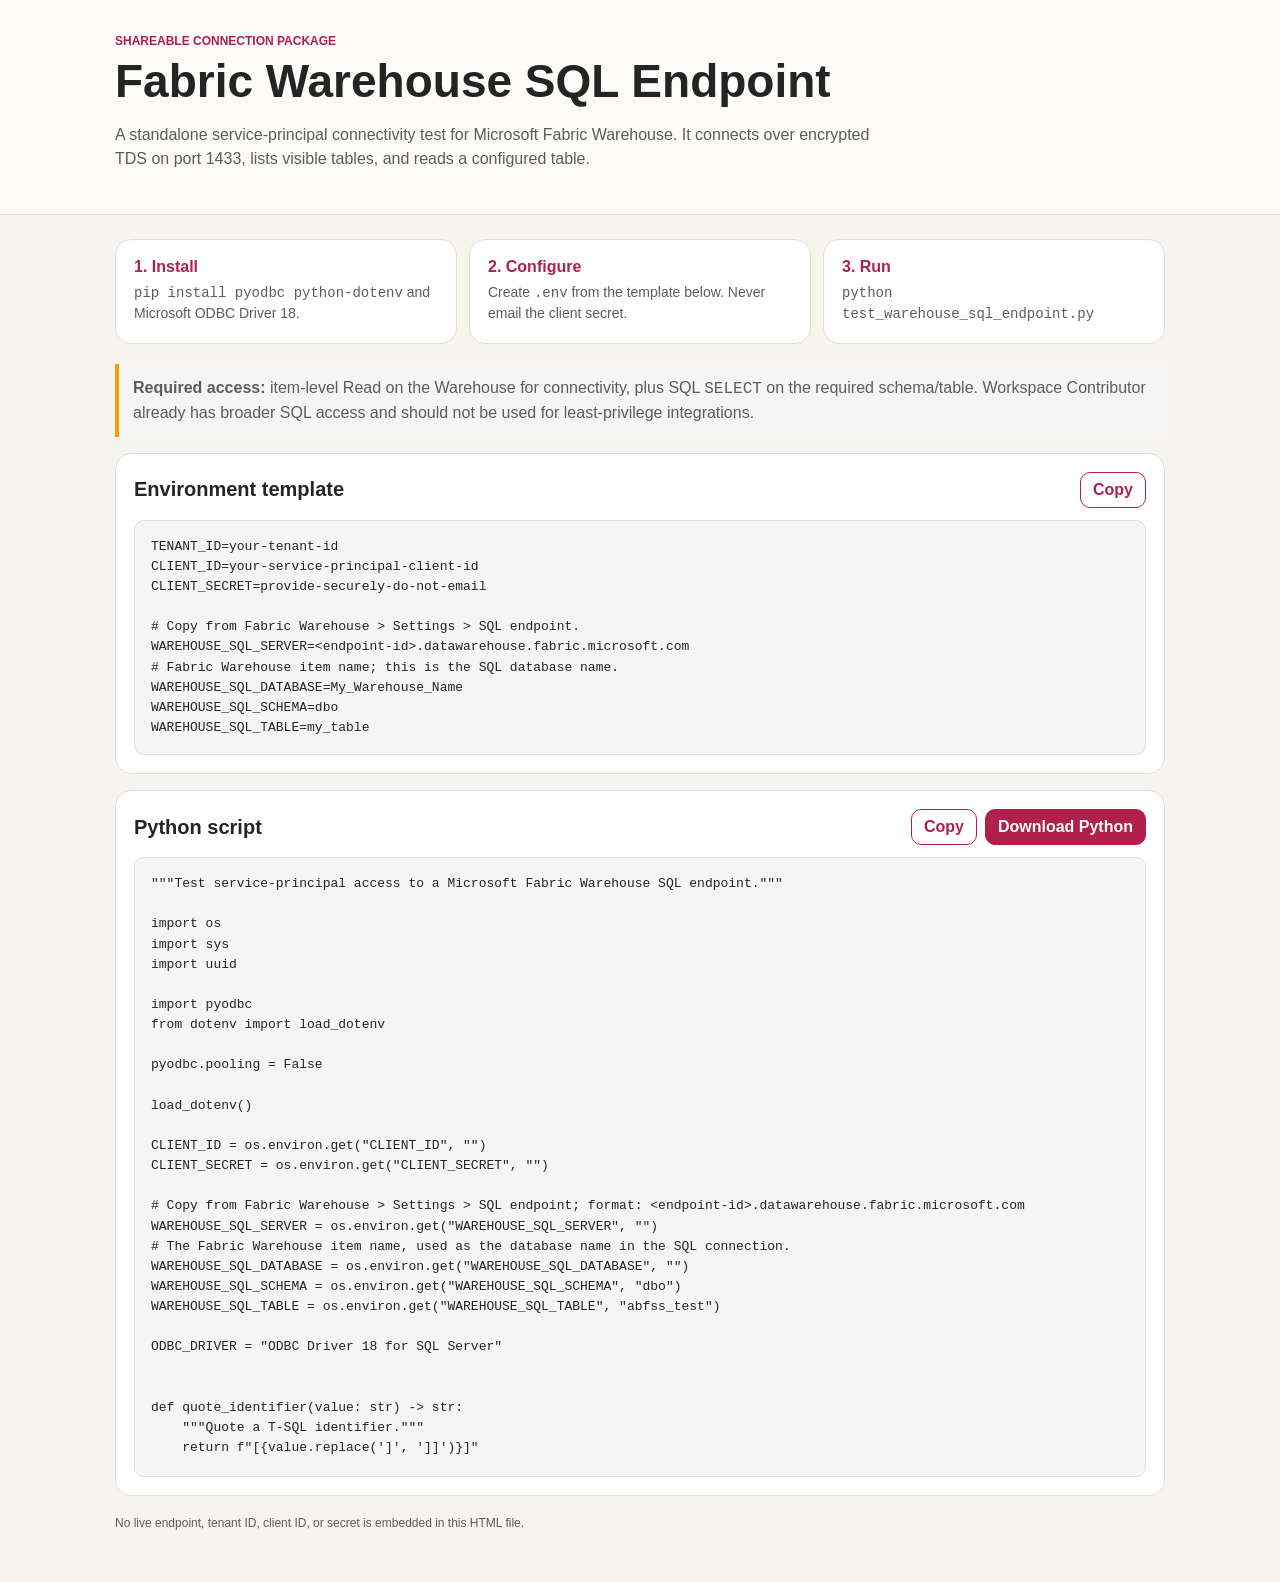
<file: fabric-connectivity/warehouse_sql_endpoint_connection.html>
<!DOCTYPE html>
<html lang="en">
<head>
  <meta charset="UTF-8">
  <meta name="viewport" content="width=device-width, initial-scale=1.0">
  <title>Fabric Warehouse SQL Endpoint Connection</title>
  <script>
    (() => {
      const param = new URLSearchParams(window.location.search).get("scoutTheme");
      const theme =
        param || (window.matchMedia("(prefers-color-scheme: dark)").matches ? "dark" : "light");
      document.documentElement.setAttribute("data-theme", theme);
    })();
  </script>
  <style>
    :root {
      color-scheme: light;
      --cp-bg: #f7f4ef;
      --cp-bg-elevated: #fcfbf8;
      --cp-surface: #ffffff;
      --cp-surface-soft: #f5f5f5;
      --cp-border: #dedede;
      --cp-border-strong: #919191;
      --cp-text: #242424;
      --cp-text-muted: #5c5c5c;
      --cp-text-soft: #6f6f6f;
      --cp-accent: #b11f4b;
      --cp-accent-hover: #9a1a41;
      --cp-accent-soft: rgba(177, 31, 75, 0.08);
      --cp-accent-fg: #ffffff;
      --cp-success: #16a34a;
      --cp-danger: #dc2626;
      --cp-warning: #f59e0b;
      --cp-link: #0078d4;
      --cp-shadow: 0 18px 48px rgba(0, 0, 0, 0.12);
      --cp-overlay: rgba(255, 255, 255, 0.8);
      --cp-panel: rgba(255, 255, 255, 0.86);
      --cp-panel-strong: rgba(255, 255, 255, 0.96);
      --cp-sheen: rgba(255, 255, 255, 0.55);
      --cp-highlight: rgba(177, 31, 75, 0.12);
    }
    html[data-theme="dark"] {
      color-scheme: dark;
      --cp-bg: #3d3b3a;
      --cp-bg-elevated: #343231;
      --cp-surface: #292929;
      --cp-surface-soft: #2e2e2e;
      --cp-border: #474747;
      --cp-border-strong: #5f5f5f;
      --cp-text: #dedede;
      --cp-text-muted: #919191;
      --cp-text-soft: #b0b0b0;
      --cp-accent: #fd8ea1;
      --cp-accent-hover: #fb7b91;
      --cp-accent-soft: rgba(253, 142, 161, 0.14);
      --cp-accent-fg: #1a1a1a;
      --cp-success: #4ade80;
      --cp-danger: #f87171;
      --cp-warning: #fbbf24;
      --cp-link: #4da6ff;
      --cp-shadow: 0 18px 48px rgba(0, 0, 0, 0.32);
      --cp-overlay: rgba(41, 41, 41, 0.88);
      --cp-panel: rgba(41, 41, 41, 0.72);
      --cp-panel-strong: rgba(41, 41, 41, 0.96);
      --cp-sheen: rgba(255, 255, 255, 0.04);
      --cp-highlight: rgba(253, 142, 161, 0.12);
    }
    * { box-sizing: border-box; }
    body {
      margin: 0;
      background: var(--cp-bg);
      color: var(--cp-text);
      font-family: "Segoe UI", Aptos, Calibri, -apple-system, BlinkMacSystemFont, sans-serif;
      letter-spacing: 0;
    }
    header { background: var(--cp-bg-elevated); border-bottom: 1px solid var(--cp-border); }
    .wrap { width: min(1050px, calc(100% - 32px)); margin: 0 auto; }
    header .wrap { padding: 34px 0 26px; }
    main.wrap { padding: 24px 0 52px; }
    .eyebrow { color: var(--cp-accent); font-size: 12px; font-weight: 700; text-transform: uppercase; }
    h1 { margin: 8px 0; font-size: clamp(28px, 5vw, 46px); line-height: 1.1; letter-spacing: 0; }
    h2 { margin: 0; font-size: 20px; }
    p { color: var(--cp-text-muted); line-height: 1.55; }
    .summary { max-width: 760px; }
    .steps { display: grid; grid-template-columns: repeat(3, 1fr); gap: 12px; margin-bottom: 20px; }
    .step, .section {
      background: var(--cp-surface);
      border: 1px solid var(--cp-border);
      border-radius: 16px;
      padding: 18px;
    }
    .step strong { display: block; color: var(--cp-accent); margin-bottom: 6px; }
    .step span { color: var(--cp-text-muted); font-size: 14px; line-height: 1.45; }
    .section { margin-top: 16px; }
    .section-head { display: flex; align-items: center; justify-content: space-between; gap: 12px; margin-bottom: 12px; }
    .actions { display: flex; flex-wrap: wrap; gap: 8px; }
    button {
      border: 1px solid var(--cp-accent);
      border-radius: 0.625rem;
      padding: 8px 12px;
      background: var(--cp-accent);
      color: var(--cp-accent-fg);
      font: inherit;
      font-weight: 650;
      cursor: pointer;
    }
    button:hover { background: var(--cp-accent-hover); }
    button.secondary { background: transparent; color: var(--cp-accent); }
    pre {
      margin: 0;
      max-height: 620px;
      overflow: auto;
      padding: 16px;
      border: 1px solid var(--cp-border);
      border-radius: 0.625rem;
      background: var(--cp-surface-soft);
      color: var(--cp-text);
      font: 13px/1.55 Consolas, "Courier New", Courier, monospace;
      white-space: pre;
      tab-size: 4;
    }
    code { font-family: Consolas, "Courier New", Courier, monospace; }
    .note { padding: 12px 14px; border-left: 4px solid var(--cp-warning); background: var(--cp-surface-soft); color: var(--cp-text-muted); line-height: 1.5; }
    .success { color: var(--cp-success); }
    footer { margin-top: 20px; color: var(--cp-text-muted); font-size: 12px; }
    @media (max-width: 720px) {
      .steps { grid-template-columns: 1fr; }
      .section-head { align-items: flex-start; flex-direction: column; }
    }
  </style>
</head>
<body>
  <header>
    <div class="wrap">
      <div class="eyebrow">Shareable connection package</div>
      <h1>Fabric Warehouse SQL Endpoint</h1>
      <p class="summary">A standalone service-principal connectivity test for Microsoft Fabric Warehouse. It connects over encrypted TDS on port 1433, lists visible tables, and reads a configured table.</p>
    </div>
  </header>

  <main class="wrap">
    <div class="steps">
      <div class="step"><strong>1. Install</strong><span><code>pip install pyodbc python-dotenv</code> and Microsoft ODBC Driver 18.</span></div>
      <div class="step"><strong>2. Configure</strong><span>Create <code>.env</code> from the template below. Never email the client secret.</span></div>
      <div class="step"><strong>3. Run</strong><span><code>python test_warehouse_sql_endpoint.py</code></span></div>
    </div>

    <div class="note"><strong>Required access:</strong> item-level Read on the Warehouse for connectivity, plus SQL <code>SELECT</code> on the required schema/table. Workspace Contributor already has broader SQL access and should not be used for least-privilege integrations.</div>

    <section class="section">
      <div class="section-head">
        <h2>Environment template</h2>
        <button class="secondary" type="button" data-copy="env-display">Copy</button>
      </div>
      <pre><code id="env-display">TENANT_ID=your-tenant-id
CLIENT_ID=your-service-principal-client-id
CLIENT_SECRET=provide-securely-do-not-email

# Copy from Fabric Warehouse &gt; Settings &gt; SQL endpoint.
WAREHOUSE_SQL_SERVER=&lt;endpoint-id&gt;.datawarehouse.fabric.microsoft.com
# Fabric Warehouse item name; this is the SQL database name.
WAREHOUSE_SQL_DATABASE=My_Warehouse_Name
WAREHOUSE_SQL_SCHEMA=dbo
WAREHOUSE_SQL_TABLE=my_table</code></pre>
    </section>

    <section class="section">
      <div class="section-head">
        <h2>Python script</h2>
        <div class="actions">
          <button class="secondary" type="button" data-copy="python-display">Copy</button>
          <button type="button" id="download-python">Download Python</button>
        </div>
      </div>
      <pre><code id="python-display"></code></pre>
    </section>

    <footer>No live endpoint, tenant ID, client ID, or secret is embedded in this HTML file.</footer>
  </main>

  <script type="text/plain" id="python-source">"""Test service-principal access to a Microsoft Fabric Warehouse SQL endpoint."""

import os
import sys
import uuid

import pyodbc
from dotenv import load_dotenv

pyodbc.pooling = False

load_dotenv()

CLIENT_ID = os.environ.get("CLIENT_ID", "")
CLIENT_SECRET = os.environ.get("CLIENT_SECRET", "")

# Copy from Fabric Warehouse > Settings > SQL endpoint; format: <endpoint-id>.datawarehouse.fabric.microsoft.com
WAREHOUSE_SQL_SERVER = os.environ.get("WAREHOUSE_SQL_SERVER", "")
# The Fabric Warehouse item name, used as the database name in the SQL connection.
WAREHOUSE_SQL_DATABASE = os.environ.get("WAREHOUSE_SQL_DATABASE", "")
WAREHOUSE_SQL_SCHEMA = os.environ.get("WAREHOUSE_SQL_SCHEMA", "dbo")
WAREHOUSE_SQL_TABLE = os.environ.get("WAREHOUSE_SQL_TABLE", "abfss_test")

ODBC_DRIVER = "ODBC Driver 18 for SQL Server"


def quote_identifier(value: str) -> str:
    """Quote a T-SQL identifier."""
    return f"[{value.replace(']', ']]')}]"


def get_connection() -> pyodbc.Connection:
    """Create a fresh, encrypted service-principal connection."""
    application_name = f"FabricWarehouseTest-{uuid.uuid4()}"
    connection_string = (
        f"Driver={{{ODBC_DRIVER}}};"
        f"Server={WAREHOUSE_SQL_SERVER},1433;"
        f"Database={WAREHOUSE_SQL_DATABASE};"
        f"APP={application_name};"
        f"UID={CLIENT_ID};"
        f"PWD={CLIENT_SECRET};"
        "Authentication=ActiveDirectoryServicePrincipal;"
        "Encrypt=yes;"
        "TrustServerCertificate=no;"
        "Connection Timeout=30;"
    )
    return pyodbc.connect(connection_string)


def main() -> None:
    required = {
        "CLIENT_ID": CLIENT_ID,
        "CLIENT_SECRET": CLIENT_SECRET,
        "WAREHOUSE_SQL_SERVER": WAREHOUSE_SQL_SERVER,
        "WAREHOUSE_SQL_DATABASE": WAREHOUSE_SQL_DATABASE,
    }
    missing = [name for name, value in required.items() if not value]
    if missing:
        print(f"Missing environment variables: {missing}")
        sys.exit(1)

    if ODBC_DRIVER not in pyodbc.drivers():
        print(f"Missing ODBC driver: {ODBC_DRIVER}")
        sys.exit(1)

    qualified_table = (
        f"{quote_identifier(WAREHOUSE_SQL_SCHEMA)}."
        f"{quote_identifier(WAREHOUSE_SQL_TABLE)}"
    )

    print("\nFabric Warehouse SQL Endpoint Test")
    print(f"Server: {WAREHOUSE_SQL_SERVER}")
    print(f"Database: {WAREHOUSE_SQL_DATABASE}")

    with get_connection() as connection:
        cursor = connection.cursor()
        cursor.execute("SELECT DB_NAME(), SUSER_SNAME(), @@SPID")
        database_name, identity_name, session_id = cursor.fetchone()
        print(f"Connected database: {database_name}")
        print(f"Authenticated identity: {identity_name}")
        print(f"Fresh SQL session ID: {session_id}")

        cursor.execute(
            """
            SELECT TABLE_SCHEMA, TABLE_NAME
            FROM INFORMATION_SCHEMA.TABLES
            WHERE TABLE_TYPE = 'BASE TABLE'
            ORDER BY TABLE_SCHEMA, TABLE_NAME
            """
        )
        visible_tables = [
            f"{row.TABLE_SCHEMA}.{row.TABLE_NAME}" for row in cursor.fetchall()
        ]
        print(f"Visible tables: {visible_tables}")

        cursor.execute(f"SELECT * FROM {qualified_table}")
        columns = [column[0] for column in cursor.description]
        rows = [tuple(row) for row in cursor.fetchall()]
        print(f"Columns: {columns}")
        print(f"Rows: {rows}")
        print(
            f"PASS: selected {len(rows)} row(s) from "
            f"{WAREHOUSE_SQL_SCHEMA}.{WAREHOUSE_SQL_TABLE}"
        )


if __name__ == "__main__":
    main()
  </script>

  <script>
    const pythonSource = document.getElementById("python-source").textContent.trim();
    document.getElementById("python-display").textContent = pythonSource;

    document.querySelectorAll("[data-copy]").forEach((button) => {
      button.addEventListener("click", async () => {
        const target = document.getElementById(button.dataset.copy);
        await navigator.clipboard.writeText(target.textContent);
        const original = button.textContent;
        button.textContent = "Copied";
        window.setTimeout(() => { button.textContent = original; }, 1200);
      });
    });

    document.getElementById("download-python").addEventListener("click", () => {
      const blob = new Blob([pythonSource + "\n"], { type: "text/x-python" });
      const link = document.createElement("a");
      link.href = URL.createObjectURL(blob);
      link.download = "test_warehouse_sql_endpoint.py";
      link.click();
      URL.revokeObjectURL(link.href);
    });
  </script>
</body>
</html>
</file>
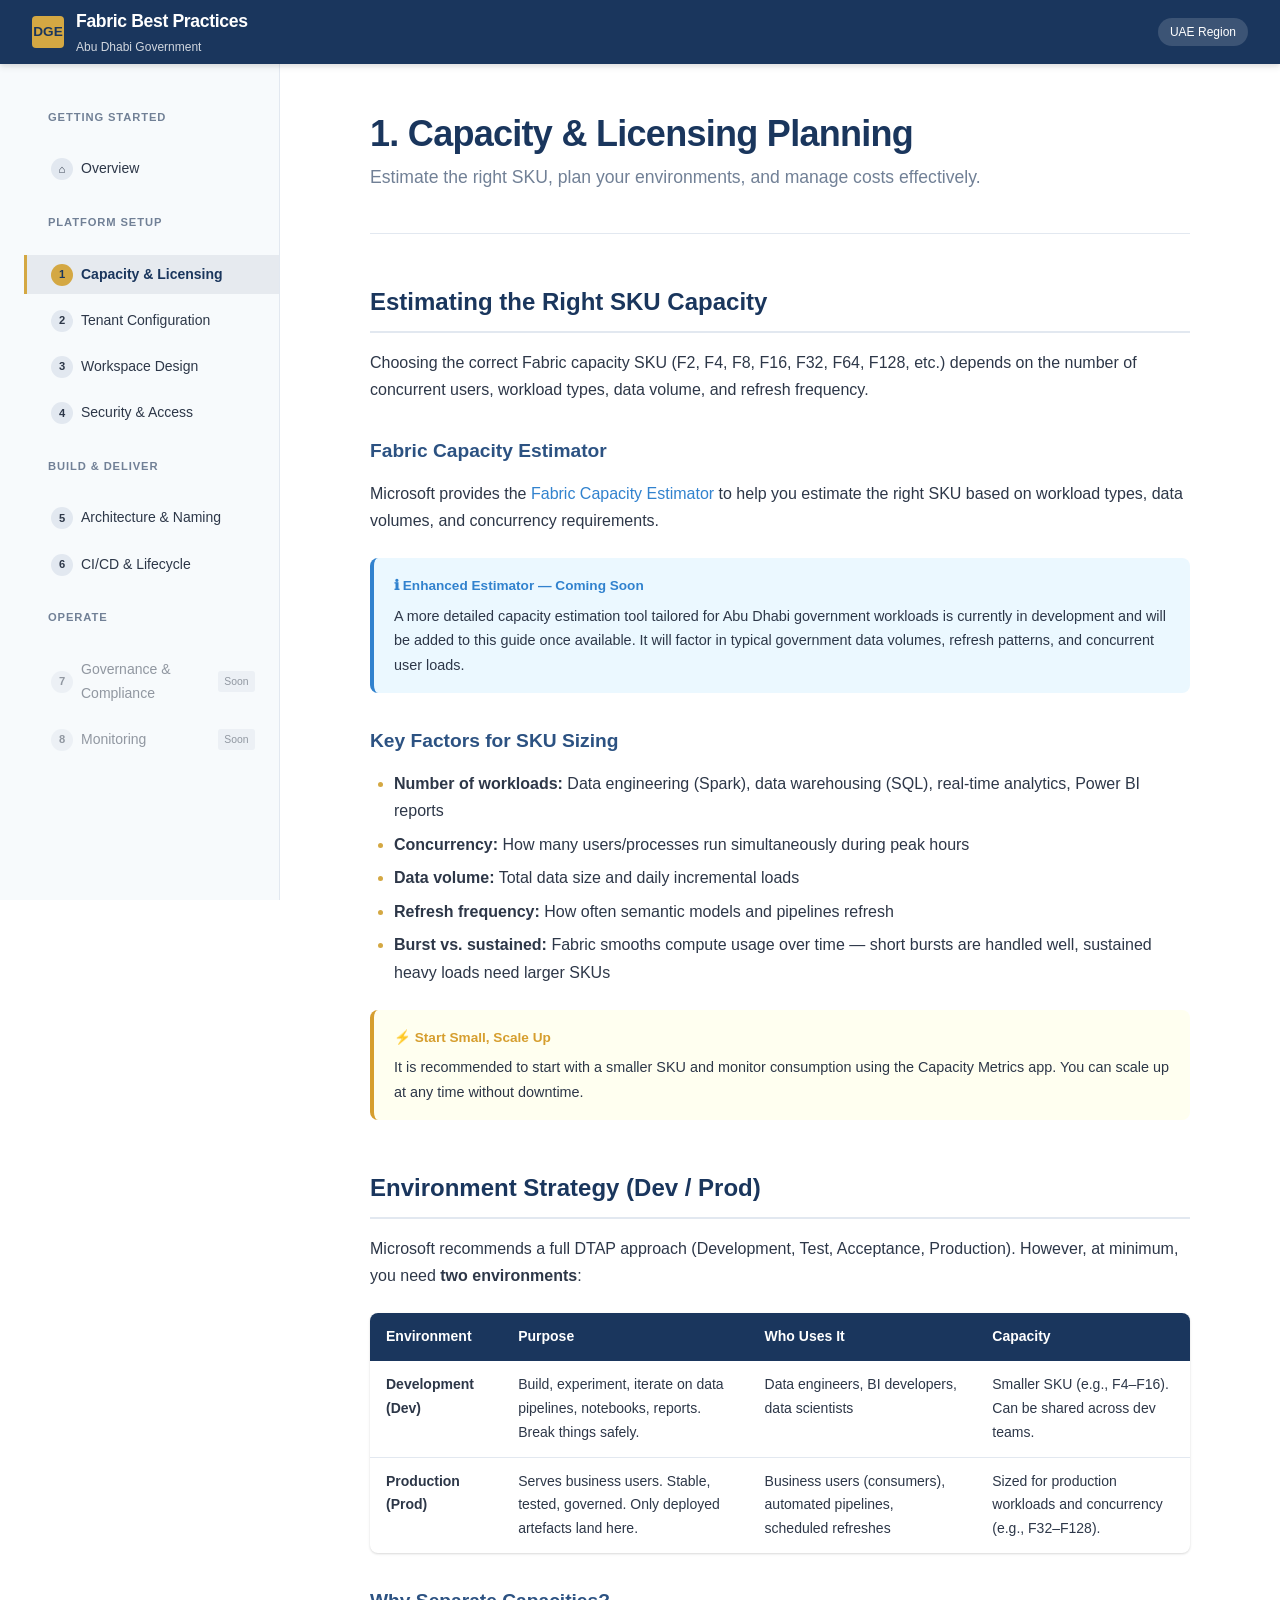
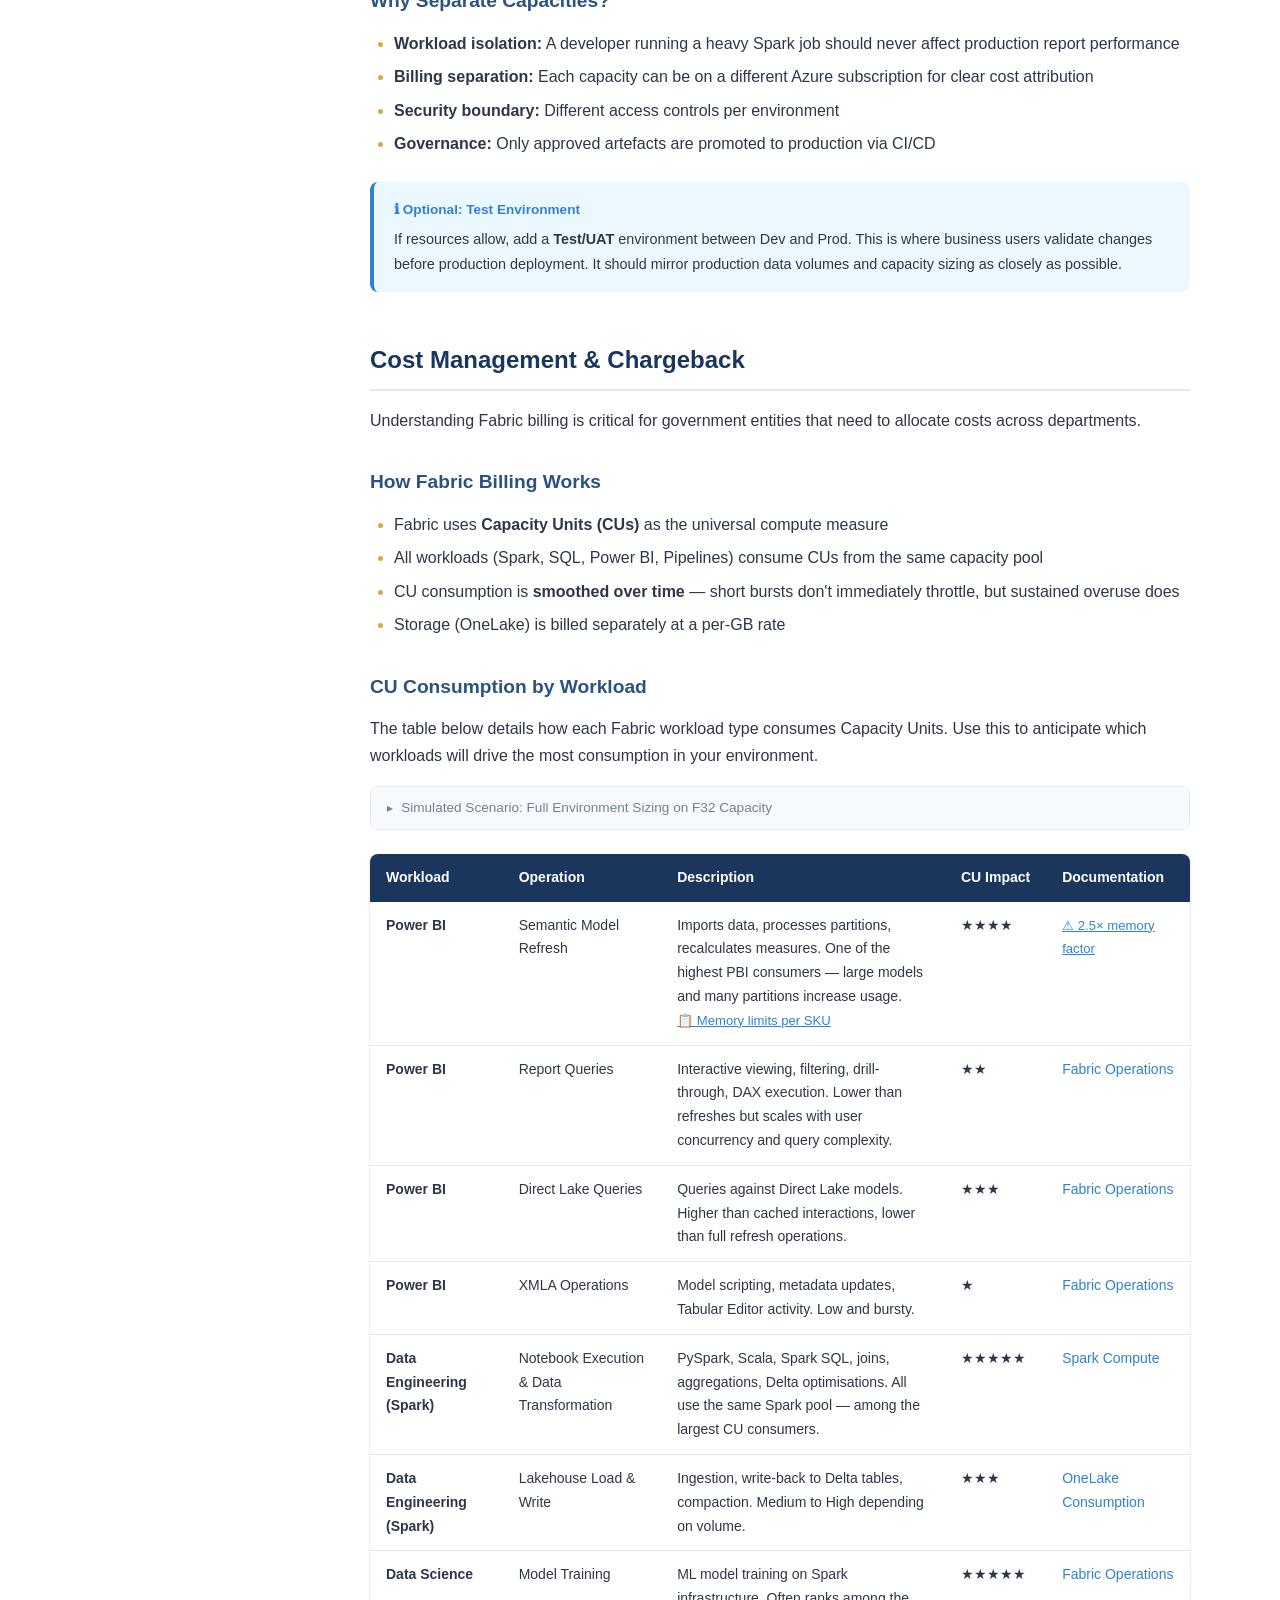
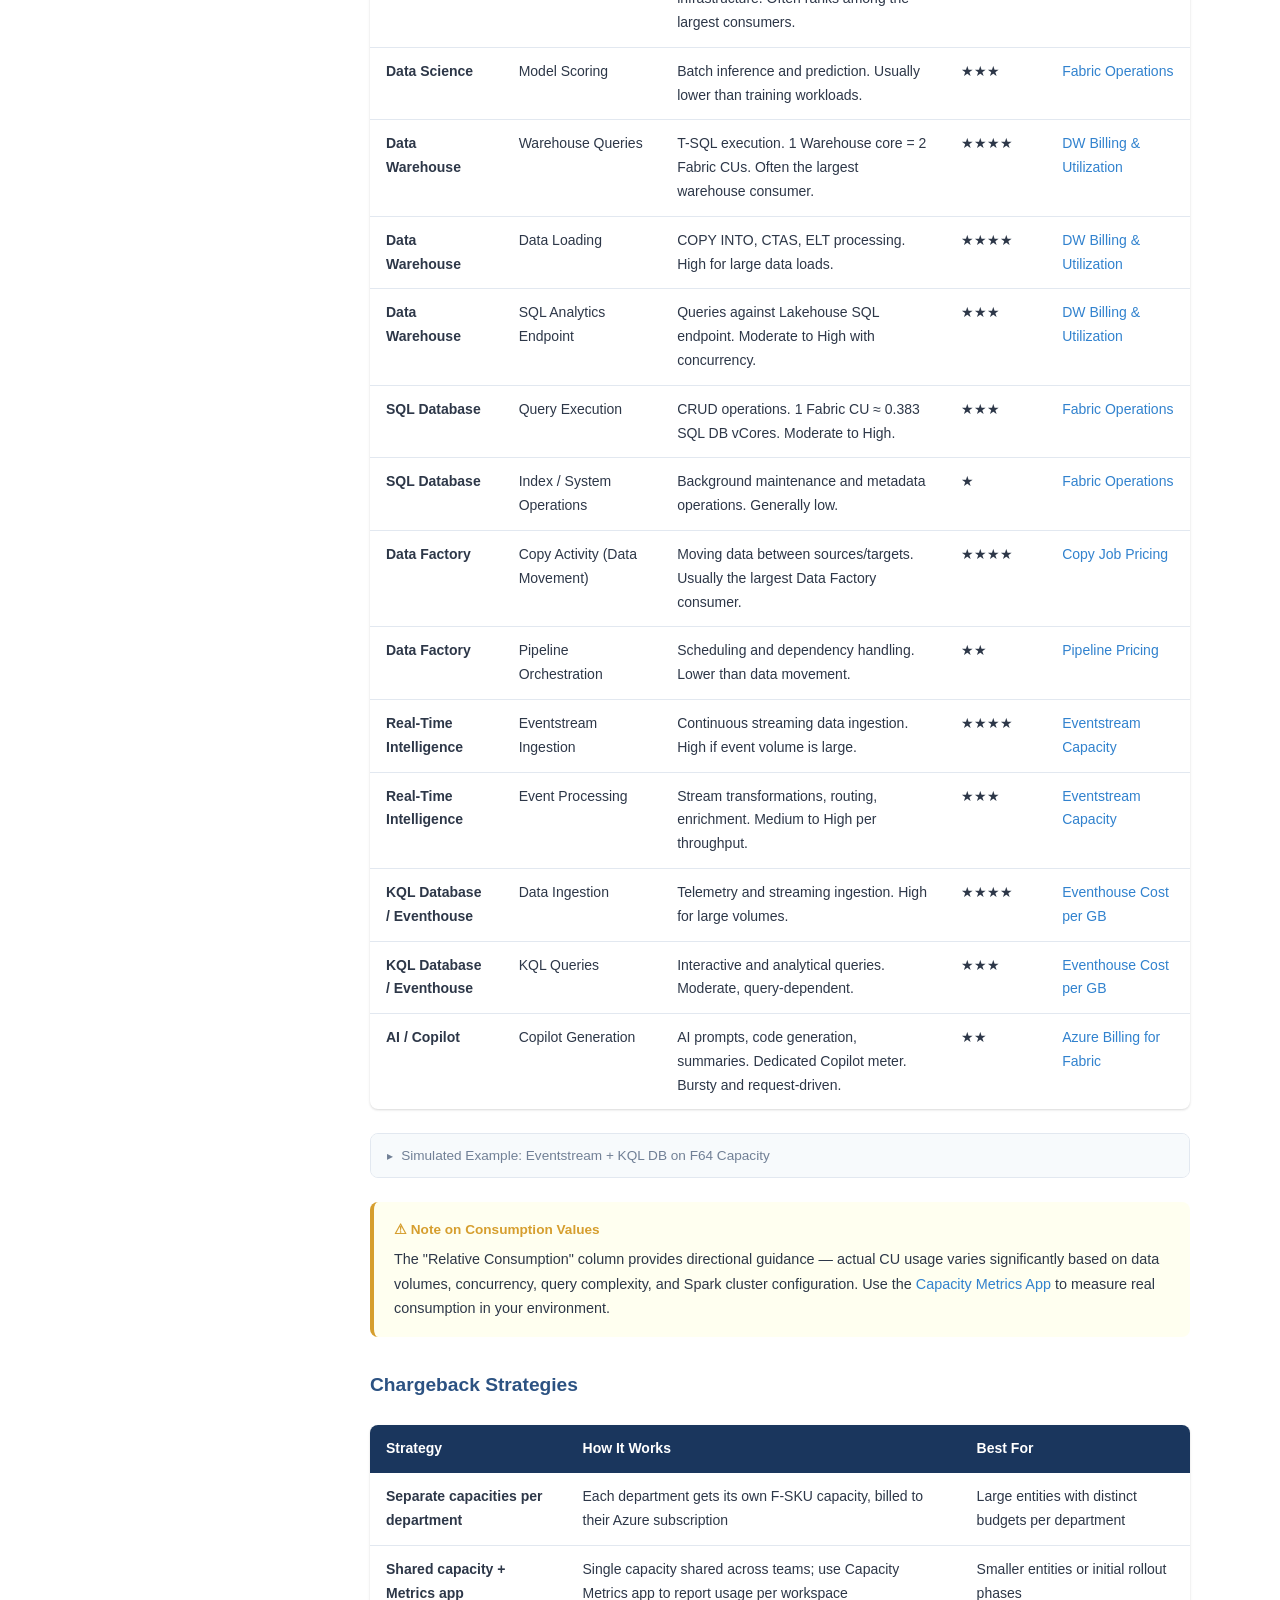
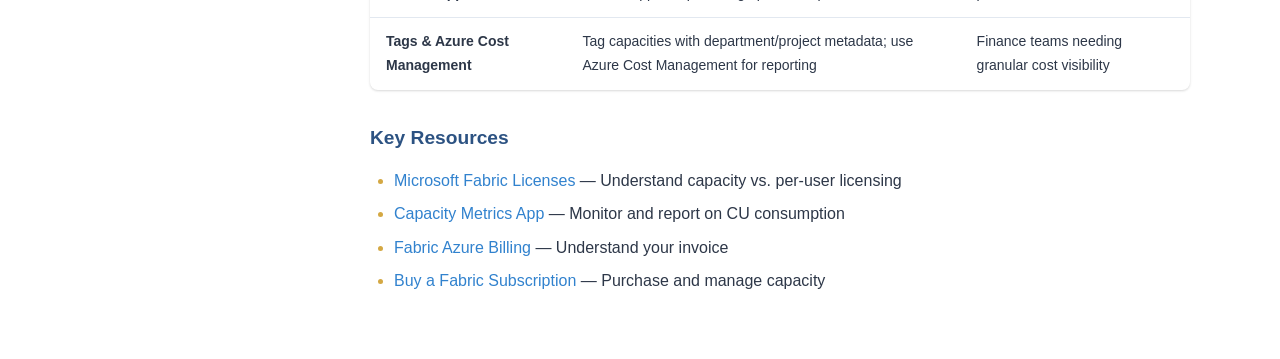
<file: pages/capacity-planning.html>
<!DOCTYPE html>
<html lang="en">
<head>
    <meta charset="UTF-8">
    <meta name="viewport" content="width=device-width, initial-scale=1.0">
    <title>Capacity & Licensing — Fabric Best Practices</title>
    <link rel="stylesheet" href="../css/style.css">
</head>
<body>
    <!-- Header -->
    <header class="site-header">
        <button class="mobile-menu-btn" onclick="toggleSidebar()" aria-label="Toggle menu">☰</button>
        <a href="../index.html" class="logo">
            <div class="logo-icon">DGE</div>
            <div>
                <div class="logo-text">Fabric Best Practices</div>
                <div class="logo-subtitle">Abu Dhabi Government</div>
            </div>
        </a>
        <div class="header-right">
            <span class="header-badge">UAE Region</span>
        </div>
    </header>

    <!-- Sidebar -->
    <nav class="sidebar" id="sidebar">
        <ul class="sidebar-nav">
            <li class="sidebar-section">
                <div class="sidebar-section-title">Getting Started</div>
            </li>
            <li><a href="../index.html" class="sidebar-link">
                <span class="link-number">⌂</span> Overview
            </a></li>
            <li class="sidebar-section">
                <div class="sidebar-section-title">Platform Setup</div>
            </li>
            <li><a href="capacity-planning.html" class="sidebar-link active">
                <span class="link-number">1</span> Capacity & Licensing
            </a></li>
            <li><a href="tenant-configuration.html" class="sidebar-link">
                <span class="link-number">2</span> Tenant Configuration
            </a></li>
            <li><a href="workspace-design.html" class="sidebar-link">
                <span class="link-number">3</span> Workspace Design
            </a></li>
            <li><a href="security-access.html" class="sidebar-link">
                <span class="link-number">4</span> Security & Access
            </a></li>
            <li class="sidebar-section">
                <div class="sidebar-section-title">Build & Deliver</div>
            </li>
            <li><a href="data-architecture.html" class="sidebar-link">
                <span class="link-number">5</span> Architecture & Naming
            </a></li>
            <li><a href="cicd.html" class="sidebar-link">
                <span class="link-number">6</span> CI/CD & Lifecycle
            </a></li>
            <li class="sidebar-section">
                <div class="sidebar-section-title">Operate</div>
            </li>
            <li><a href="#" class="sidebar-link coming-soon">
                <span class="link-number">7</span> Governance & Compliance
            </a></li>
            <li><a href="#" class="sidebar-link coming-soon">
                <span class="link-number">8</span> Monitoring
            </a></li>
        </ul>
    </nav>

    <!-- Main Content -->
    <main class="main-content">
        <div class="page-content">
            <div class="page-header">
                <h1>1. Capacity & Licensing Planning</h1>
                <p class="page-subtitle">Estimate the right SKU, plan your environments, and manage costs effectively.</p>
            </div>

            <!-- Estimating SKU -->
            <h2>Estimating the Right SKU Capacity</h2>
            <p>Choosing the correct Fabric capacity SKU (F2, F4, F8, F16, F32, F64, F128, etc.) depends on the number of concurrent users, workload types, data volume, and refresh frequency.</p>

            <h3>Fabric Capacity Estimator</h3>
            <p>Microsoft provides the <a href="https://www.microsoft.com/en-us/microsoft-fabric/capacity-estimator" target="_blank">Fabric Capacity Estimator</a> to help you estimate the right SKU based on workload types, data volumes, and concurrency requirements.</p>

            <div class="callout callout-info">
                <div class="callout-title">ℹ Enhanced Estimator — Coming Soon</div>
                <div class="callout-body">
                    A more detailed capacity estimation tool tailored for Abu Dhabi government workloads is currently in development and will be added to this guide once available. It will factor in typical government data volumes, refresh patterns, and concurrent user loads.
                </div>
            </div>

            <h3>Key Factors for SKU Sizing</h3>
            <ul>
                <li><strong>Number of workloads:</strong> Data engineering (Spark), data warehousing (SQL), real-time analytics, Power BI reports</li>
                <li><strong>Concurrency:</strong> How many users/processes run simultaneously during peak hours</li>
                <li><strong>Data volume:</strong> Total data size and daily incremental loads</li>
                <li><strong>Refresh frequency:</strong> How often semantic models and pipelines refresh</li>
                <li><strong>Burst vs. sustained:</strong> Fabric smooths compute usage over time — short bursts are handled well, sustained heavy loads need larger SKUs</li>
            </ul>

            <div class="callout callout-warning">
                <div class="callout-title">⚡ Start Small, Scale Up</div>
                <div class="callout-body">
                    It is recommended to start with a smaller SKU and monitor consumption using the Capacity Metrics app. You can scale up at any time without downtime.
                </div>
            </div>

            <!-- DTAP -->
            <h2>Environment Strategy (Dev / Prod)</h2>
            <p>Microsoft recommends a full DTAP approach (Development, Test, Acceptance, Production). However, at minimum, you need <strong>two environments</strong>:</p>

            <div class="table-wrapper">
                <table>
                    <thead>
                        <tr>
                            <th>Environment</th>
                            <th>Purpose</th>
                            <th>Who Uses It</th>
                            <th>Capacity</th>
                        </tr>
                    </thead>
                    <tbody>
                        <tr>
                            <td><strong>Development (Dev)</strong></td>
                            <td>Build, experiment, iterate on data pipelines, notebooks, reports. Break things safely.</td>
                            <td>Data engineers, BI developers, data scientists</td>
                            <td>Smaller SKU (e.g., F4–F16). Can be shared across dev teams.</td>
                        </tr>
                        <tr>
                            <td><strong>Production (Prod)</strong></td>
                            <td>Serves business users. Stable, tested, governed. Only deployed artefacts land here.</td>
                            <td>Business users (consumers), automated pipelines, scheduled refreshes</td>
                            <td>Sized for production workloads and concurrency (e.g., F32–F128).</td>
                        </tr>
                    </tbody>
                </table>
            </div>

            <h3>Why Separate Capacities?</h3>
            <ul>
                <li><strong>Workload isolation:</strong> A developer running a heavy Spark job should never affect production report performance</li>
                <li><strong>Billing separation:</strong> Each capacity can be on a different Azure subscription for clear cost attribution</li>
                <li><strong>Security boundary:</strong> Different access controls per environment</li>
                <li><strong>Governance:</strong> Only approved artefacts are promoted to production via CI/CD</li>
            </ul>

            <div class="callout callout-info">
                <div class="callout-title">ℹ Optional: Test Environment</div>
                <div class="callout-body">
                    If resources allow, add a <strong>Test/UAT</strong> environment between Dev and Prod. This is where business users validate changes before production deployment. It should mirror production data volumes and capacity sizing as closely as possible.
                </div>
            </div>

            <!-- Cost Management -->
            <h2>Cost Management & Chargeback</h2>
            <p>Understanding Fabric billing is critical for government entities that need to allocate costs across departments.</p>

            <h3>How Fabric Billing Works</h3>
            <ul>
                <li>Fabric uses <strong>Capacity Units (CUs)</strong> as the universal compute measure</li>
                <li>All workloads (Spark, SQL, Power BI, Pipelines) consume CUs from the same capacity pool</li>
                <li>CU consumption is <strong>smoothed over time</strong> — short bursts don't immediately throttle, but sustained overuse does</li>
                <li>Storage (OneLake) is billed separately at a per-GB rate</li>
            </ul>

            <h3>CU Consumption by Workload</h3>
            <p>The table below details how each Fabric workload type consumes Capacity Units. Use this to anticipate which workloads will drive the most consumption in your environment.</p>

            <details>
                <summary>Simulated Scenario: Full Environment Sizing on F32 Capacity</summary>
                <p>This example models a <strong>realistic mixed-workload environment</strong> on an F32 capacity (32 CUs/hour = 768 CU-hours/day) to illustrate how consumption adds up across workloads.</p>

                <div class="table-wrapper">
                    <table>
                        <thead>
                            <tr>
                                <th>Workload</th>
                                <th>Assumptions</th>
                                <th>Calculation</th>
                                <th>% of F32</th>
                            </tr>
                        </thead>
                        <tbody>
                            <tr>
                                <td><strong>Power BI</strong> (Semantic Model Refresh)</td>
                                <td>Max 3 GB model in-memory. 7.5 GB needed during refresh (2.5× factor). Assumed to utilise full 32 CUs during the 1h refresh window.</td>
                                <td>32 CU-hours/day</td>
                                <td><strong>4%</strong></td>
                            </tr>
                            <tr>
                                <td><strong>Data Factory</strong> (Dataflow Gen2)</td>
                                <td>2h daily Dataflow Gen2 transformations.</td>
                                <td>16 CU/sec × 2h × 3600 / 3600 = 32 CU-hours/day</td>
                                <td><strong>4%</strong></td>
                            </tr>
                            <tr>
                                <td><strong>Data Factory</strong> (Copy Activity)</td>
                                <td>10 copy activities/day, total duration ~1h.</td>
                                <td>1h × 32 CU = 32 CU-hours/day</td>
                                <td><strong>4%</strong></td>
                            </tr>
                            <tr>
                                <td><strong>Spark Notebooks</strong></td>
                                <td>2h daily (scheduled jobs, ETL, engineering). Medium pool: 2 nodes, 16 vCores = 8 CU-hours.</td>
                                <td>8 CU-hours × 2h = 16 CU-hours/day</td>
                                <td><strong>2%</strong></td>
                            </tr>
                            <tr>
                                <td><strong>Data Science</strong> (Training, Scoring)</td>
                                <td>1–2h daily bursty Spark (model training, experimentation, batch inference). XL pool: 2 nodes, 64 vCores = 32 CU-hours.</td>
                                <td>32 CU-hours × 2h = 64 CU-hours/day</td>
                                <td><strong>8%</strong></td>
                            </tr>
                            <tr>
                                <td><strong>Data Warehouse</strong></td>
                                <td>Gold layer 200–500 GB. 2 analysts × 2h/day moderate queries. 16 vCores = 32 CU-hours.</td>
                                <td>32 CU-hours × 4h = 128 CU-hours/day</td>
                                <td><strong>16%</strong></td>
                            </tr>
                            <tr>
                                <td><strong>Eventstream</strong></td>
                                <td>1 GB/day ingestion, 2 sources, 1 destination (lakehouse), no derived streams.</td>
                                <td>Traffic: 1 GB × 0.342 = 0.342 + Flat: 0.222 × 24 = 5.33 → ~5.6 CU-hours/day</td>
                                <td><strong>1%</strong></td>
                            </tr>
                            <tr>
                                <td><strong>ML Model Serving</strong></td>
                                <td>1 model, 1 active endpoint, constant low traffic. 1 node running continuously.</td>
                                <td>5 CU-seconds × 3600 = 5 CU-hours/hour × 24 = 120 CU-hours/day</td>
                                <td><strong>15%</strong></td>
                            </tr>
                            <tr style="font-weight: 700; background: var(--bg-alt);">
                                <td>Total</td>
                                <td></td>
                                <td></td>
                                <td><strong>~54%</strong></td>
                            </tr>
                        </tbody>
                    </table>
                </div>

                <div class="callout callout-success">
                    <div class="callout-title">✓ Sizing Verdict</div>
                    <div class="callout-body">
                        <p>This simulated environment consumes approximately <strong>54% of an F32 capacity</strong>, leaving headroom for peak bursts, ad-hoc queries, and growth. An F32 is viable for this workload profile.</p>
                        <p style="margin-top:0.5rem;">Key considerations:</p>
                        <ul style="margin-left:1rem;">
                            <li>The 2.5× memory factor means the <strong>semantic model size</strong> (not just CU consumption) determines the minimum SKU — a 3 GB model needs 7.5 GB memory, which fits within F32's 10 GB per-model limit.</li>
                            <li>If the semantic model grows beyond 4 GB compressed, you'll need <strong>F64</strong> (25 GB memory limit) regardless of CU utilisation.</li>
                            <li>The <strong>ML serving endpoint</strong> runs 24/7 — consider whether this can be scaled down during off-hours.</li>
                        </ul>
                    </div>
                </div>
            </details>

            <div class="table-wrapper">
                <table>
                    <thead>
                        <tr>
                            <th>Workload</th>
                            <th>Operation</th>
                            <th>Description</th>
                            <th>CU Impact</th>
                            <th>Documentation</th>
                        </tr>
                    </thead>
                    <tbody>
                        <tr>
                            <td><strong>Power BI</strong></td>
                            <td>Semantic Model Refresh</td>
                            <td>Imports data, processes partitions, recalculates measures. One of the highest PBI consumers — large models and many partitions increase usage.
                                <br><a href="#" class="popup-trigger" data-popup="popup-memory-limits">📋 Memory limits per SKU</a>
                            </td>
                            <td>★★★★</td>
                            <td><a href="#" class="popup-trigger" data-popup="popup-memory-factor">⚠ 2.5× memory factor</a></td>
                        </tr>
                        <tr>
                            <td><strong>Power BI</strong></td>
                            <td>Report Queries</td>
                            <td>Interactive viewing, filtering, drill-through, DAX execution. Lower than refreshes but scales with user concurrency and query complexity.</td>
                            <td>★★</td>
                            <td><a href="https://learn.microsoft.com/en-us/fabric/enterprise/fabric-operations" target="_blank">Fabric Operations</a></td>
                        </tr>
                        <tr>
                            <td><strong>Power BI</strong></td>
                            <td>Direct Lake Queries</td>
                            <td>Queries against Direct Lake models. Higher than cached interactions, lower than full refresh operations.</td>
                            <td>★★★</td>
                            <td><a href="https://learn.microsoft.com/en-us/fabric/enterprise/fabric-operations" target="_blank">Fabric Operations</a></td>
                        </tr>
                        <tr>
                            <td><strong>Power BI</strong></td>
                            <td>XMLA Operations</td>
                            <td>Model scripting, metadata updates, Tabular Editor activity. Low and bursty.</td>
                            <td>★</td>
                            <td><a href="https://learn.microsoft.com/en-us/fabric/enterprise/fabric-operations" target="_blank">Fabric Operations</a></td>
                        </tr>
                        <tr>
                            <td><strong>Data Engineering (Spark)</strong></td>
                            <td>Notebook Execution & Data Transformation</td>
                            <td>PySpark, Scala, Spark SQL, joins, aggregations, Delta optimisations. All use the same Spark pool — among the largest CU consumers.</td>
                            <td>★★★★★</td>
                            <td><a href="https://learn.microsoft.com/en-us/fabric/data-engineering/spark-compute#spark-pools" target="_blank">Spark Compute</a></td>
                        </tr>
                        <tr>
                            <td><strong>Data Engineering (Spark)</strong></td>
                            <td>Lakehouse Load & Write</td>
                            <td>Ingestion, write-back to Delta tables, compaction. Medium to High depending on volume.</td>
                            <td>★★★</td>
                            <td><a href="https://learn.microsoft.com/en-us/fabric/onelake/onelake-consumption" target="_blank">OneLake Consumption</a></td>
                        </tr>
                        <tr>
                            <td><strong>Data Science</strong></td>
                            <td>Model Training</td>
                            <td>ML model training on Spark infrastructure. Often ranks among the largest consumers.</td>
                            <td>★★★★★</td>
                            <td><a href="https://learn.microsoft.com/en-us/fabric/enterprise/fabric-operations" target="_blank">Fabric Operations</a></td>
                        </tr>
                        <tr>
                            <td><strong>Data Science</strong></td>
                            <td>Model Scoring</td>
                            <td>Batch inference and prediction. Usually lower than training workloads.</td>
                            <td>★★★</td>
                            <td><a href="https://learn.microsoft.com/en-us/fabric/enterprise/fabric-operations" target="_blank">Fabric Operations</a></td>
                        </tr>
                        <tr>
                            <td><strong>Data Warehouse</strong></td>
                            <td>Warehouse Queries</td>
                            <td>T-SQL execution. 1 Warehouse core = 2 Fabric CUs. Often the largest warehouse consumer.</td>
                            <td>★★★★</td>
                            <td><a href="https://learn.microsoft.com/en-us/fabric/data-warehouse/usage-reporting#capacity-in-fabric-data-warehouse" target="_blank">DW Billing & Utilization</a></td>
                        </tr>
                        <tr>
                            <td><strong>Data Warehouse</strong></td>
                            <td>Data Loading</td>
                            <td>COPY INTO, CTAS, ELT processing. High for large data loads.</td>
                            <td>★★★★</td>
                            <td><a href="https://learn.microsoft.com/en-us/fabric/data-warehouse/usage-reporting#capacity-in-fabric-data-warehouse" target="_blank">DW Billing & Utilization</a></td>
                        </tr>
                        <tr>
                            <td><strong>Data Warehouse</strong></td>
                            <td>SQL Analytics Endpoint</td>
                            <td>Queries against Lakehouse SQL endpoint. Moderate to High with concurrency.</td>
                            <td>★★★</td>
                            <td><a href="https://learn.microsoft.com/en-us/fabric/data-warehouse/usage-reporting#capacity-in-fabric-data-warehouse" target="_blank">DW Billing & Utilization</a></td>
                        </tr>
                        <tr>
                            <td><strong>SQL Database</strong></td>
                            <td>Query Execution</td>
                            <td>CRUD operations. 1 Fabric CU ≈ 0.383 SQL DB vCores. Moderate to High.</td>
                            <td>★★★</td>
                            <td><a href="https://learn.microsoft.com/en-us/fabric/enterprise/fabric-operations" target="_blank">Fabric Operations</a></td>
                        </tr>
                        <tr>
                            <td><strong>SQL Database</strong></td>
                            <td>Index / System Operations</td>
                            <td>Background maintenance and metadata operations. Generally low.</td>
                            <td>★</td>
                            <td><a href="https://learn.microsoft.com/en-us/fabric/enterprise/fabric-operations" target="_blank">Fabric Operations</a></td>
                        </tr>
                        <tr>
                            <td><strong>Data Factory</strong></td>
                            <td>Copy Activity (Data Movement)</td>
                            <td>Moving data between sources/targets. Usually the largest Data Factory consumer.</td>
                            <td>★★★★</td>
                            <td><a href="https://learn.microsoft.com/en-us/fabric/data-factory/pricing-copy-job#pricing-model" target="_blank">Copy Job Pricing</a></td>
                        </tr>
                        <tr>
                            <td><strong>Data Factory</strong></td>
                            <td>Pipeline Orchestration</td>
                            <td>Scheduling and dependency handling. Lower than data movement.</td>
                            <td>★★</td>
                            <td><a href="https://learn.microsoft.com/en-us/fabric/data-factory/pricing-pipelines#price-model" target="_blank">Pipeline Pricing</a></td>
                        </tr>
                        <tr>
                            <td><strong>Real-Time Intelligence</strong></td>
                            <td>Eventstream Ingestion</td>
                            <td>Continuous streaming data ingestion. High if event volume is large.</td>
                            <td>★★★★</td>
                            <td><a href="https://learn.microsoft.com/en-us/fabric/real-time-intelligence/event-streams/monitor-capacity-consumption" target="_blank">Eventstream Capacity</a></td>
                        </tr>
                        <tr>
                            <td><strong>Real-Time Intelligence</strong></td>
                            <td>Event Processing</td>
                            <td>Stream transformations, routing, enrichment. Medium to High per throughput.</td>
                            <td>★★★</td>
                            <td><a href="https://learn.microsoft.com/en-us/fabric/real-time-intelligence/event-streams/monitor-capacity-consumption" target="_blank">Eventstream Capacity</a></td>
                        </tr>
                        <tr>
                            <td><strong>KQL Database / Eventhouse</strong></td>
                            <td>Data Ingestion</td>
                            <td>Telemetry and streaming ingestion. High for large volumes.</td>
                            <td>★★★★</td>
                            <td><a href="https://learn.microsoft.com/en-us/fabric/real-time-intelligence/pricing-cost-drivers" target="_blank">Eventhouse Cost per GB</a></td>
                        </tr>
                        <tr>
                            <td><strong>KQL Database / Eventhouse</strong></td>
                            <td>KQL Queries</td>
                            <td>Interactive and analytical queries. Moderate, query-dependent.</td>
                            <td>★★★</td>
                            <td><a href="https://learn.microsoft.com/en-us/fabric/real-time-intelligence/pricing-cost-drivers" target="_blank">Eventhouse Cost per GB</a></td>
                        </tr>
                        <tr>
                            <td><strong>AI / Copilot</strong></td>
                            <td>Copilot Generation</td>
                            <td>AI prompts, code generation, summaries. Dedicated Copilot meter. Bursty and request-driven.</td>
                            <td>★★</td>
                            <td><a href="https://learn.microsoft.com/en-us/fabric/enterprise/azure-billing" target="_blank">Azure Billing for Fabric</a></td>
                        </tr>
                    </tbody>
                </table>
            </div>

            <!-- Popup: Memory Limits per SKU -->
            <div class="popup-overlay" id="popup-memory-limits">
                <div class="popup-content">
                    <button class="popup-close" aria-label="Close">&times;</button>
                    <h4>Semantic Model Memory Limits per SKU</h4>
                    <p>Each SKU enforces a <strong>max memory per semantic model</strong> during refresh. This is a <em>per-model</em> limit — not cumulative across all models on the capacity.</p>
                    <div class="table-wrapper">
                        <table>
                            <thead>
                                <tr><th>SKU</th><th>CUs</th><th>Max Memory / Model (GB)</th></tr>
                            </thead>
                            <tbody>
                                <tr><td>F2</td><td>2</td><td>3</td></tr>
                                <tr><td>F4</td><td>4</td><td>3</td></tr>
                                <tr><td>F8</td><td>8</td><td>3</td></tr>
                                <tr><td>F16</td><td>16</td><td>5</td></tr>
                                <tr><td>F32</td><td>32</td><td>10</td></tr>
                                <tr><td>F64</td><td>64</td><td>25</td></tr>
                                <tr><td>F128</td><td>128</td><td>50</td></tr>
                                <tr><td>F256</td><td>256</td><td>100</td></tr>
                                <tr><td>F512</td><td>512</td><td>200</td></tr>
                                <tr><td>F1024</td><td>1024</td><td>400</td></tr>
                                <tr><td>F2048</td><td>2048</td><td>400</td></tr>
                            </tbody>
                        </table>
                    </div>
                    <details>
                        <summary>Simulated Example: 10 GB Semantic Model Refresh</summary>
                        <p>Model compressed size: <strong>10 GB</strong> × 2.5 = <strong>25 GB required</strong></p>
                        <div class="table-wrapper">
                            <table>
                                <thead><tr><th>SKU</th><th>Max Memory</th><th>Sufficient?</th></tr></thead>
                                <tbody>
                                    <tr><td>F32</td><td>10 GB</td><td>❌ Cannot hold refresh + queries</td></tr>
                                    <tr class="row-recommended"><td>F64</td><td>25 GB</td><td>✓ Minimum viable</td></tr>
                                    <tr><td>F128</td><td>50 GB</td><td>✓ Comfortable headroom</td></tr>
                                </tbody>
                            </table>
                        </div>
                    </details>
                </div>
            </div>

            <!-- Popup: 2.5× Memory Factor -->
            <div class="popup-overlay" id="popup-memory-factor">
                <div class="popup-content">
                    <button class="popup-close" aria-label="Close">&times;</button>
                    <h4>⚠ 2.5× Memory Factor During Refresh</h4>
                    <p>During refresh, the capacity must hold <strong>both the current model (serving queries) and the new copy being processed</strong>. With indexing and compression overhead, you need approximately <strong>2.5× the model's compressed size</strong> in available memory.</p>
                    <p>Your model's refresh footprint (size × 2.5) must fit within the SKU's per-model memory limit.</p>
                    <div class="table-wrapper">
                        <table>
                            <thead><tr><th>Factor</th><th>Value</th></tr></thead>
                            <tbody>
                                <tr><td>Current model in memory (serving queries)</td><td>1×</td></tr>
                                <tr><td>New copy being processed</td><td>1×</td></tr>
                                <tr><td>Indexing, compression overhead</td><td>~0.5×</td></tr>
                                <tr style="font-weight:700; background:var(--bg-alt);"><td>Total required</td><td>≈ 2.5×</td></tr>
                            </tbody>
                        </table>
                    </div>
                </div>
            </div>

            <details>
                <summary>Simulated Example: Eventstream + KQL DB on F64 Capacity</summary>
                <h4>Eventstream CU Consumption Rates</h4>
                <div class="table-wrapper">
                    <table>
                        <thead>
                            <tr>
                                <th>Operation in Capacity Metrics App</th>
                                <th>Description</th>
                                <th>Unit</th>
                                <th>Consumption Rate</th>
                            </tr>
                        </thead>
                        <tbody>
                            <tr>
                                <td>Eventstream Per Hour</td>
                                <td>Flat charge</td>
                                <td>Per hour</td>
                                <td>0.222 CU hours</td>
                            </tr>
                            <tr>
                                <td>Eventstream Data Traffic Per GB</td>
                                <td>Data ingress and egress volume in default and derived streams (includes 24-hour retention)</td>
                                <td>Per gigabyte</td>
                                <td>0.342 CU hours</td>
                            </tr>
                            <tr>
                                <td>Eventstream Processor Per Hour</td>
                                <td>Computing resources that the processor consumes</td>
                                <td>Per hour</td>
                                <td>Starts at 0.778 CU hours and autoscales per throughput</td>
                            </tr>
                            <tr>
                                <td>Eventstream Connectors Per vCore Hour</td>
                                <td>Computing resources that the connectors consume</td>
                                <td>Per hour</td>
                                <td>0.611 CU hours per vCore</td>
                            </tr>
                        </tbody>
                    </table>
                </div>

                <h4>Scenario: F64 Capacity with 39 GB/h Throughput</h4>
                <p><strong>F64 capacity = 64 CUs per hour → 720h × 64 = 46,080 CU-hours/month</strong></p>

                <div class="table-wrapper">
                    <table>
                        <thead>
                            <tr>
                                <th>Component</th>
                                <th>Rate</th>
                                <th>Value</th>
                            </tr>
                        </thead>
                        <tbody>
                            <tr><td>Eventstream Flat Charge</td><td>0.222 CU/hour</td><td>0.222</td></tr>
                            <tr><td>Data Traffic (Ingress/Egress)</td><td>0.342 CU per GB</td><td>0.342 × 39 = 13.338</td></tr>
                            <tr><td>Eventstream Processor</td><td>0.778 CU/hour</td><td>0.778</td></tr>
                            <tr><td>Connectors</td><td>0.611 CU per vCore-hour</td><td>0.611</td></tr>
                            <tr><td>1 KQL DB × 8 vCores</td><td>8 CU/hour</td><td>8.000</td></tr>
                            <tr style="font-weight: 700; background: var(--bg-alt);"><td>Hourly Total</td><td></td><td>≈ 23 CU-hours</td></tr>
                        </tbody>
                    </table>
                </div>

                <div class="callout callout-info">
                    <div class="callout-title">Monthly Impact</div>
                    <div class="callout-body">
                        <p><strong>23 CU-hours × 720h = 16,560 CU-hours/month</strong></p>
                        <p>This represents <strong>~35% of F64 capacity</strong> consumed by a single Eventstream + KQL DB workload.</p>
                    </div>
                </div>
            </details>

            <div class="callout callout-warning">
                <div class="callout-title">⚠ Note on Consumption Values</div>
                <div class="callout-body">
                    The "Relative Consumption" column provides directional guidance — actual CU usage varies significantly based on data volumes, concurrency, query complexity, and Spark cluster configuration. Use the <a href="https://learn.microsoft.com/en-us/fabric/enterprise/metrics-app" target="_blank">Capacity Metrics App</a> to measure real consumption in your environment.
                </div>
            </div>

            <h3>Chargeback Strategies</h3>
            <div class="table-wrapper">
                <table>
                    <thead>
                        <tr>
                            <th>Strategy</th>
                            <th>How It Works</th>
                            <th>Best For</th>
                        </tr>
                    </thead>
                    <tbody>
                        <tr>
                            <td><strong>Separate capacities per department</strong></td>
                            <td>Each department gets its own F-SKU capacity, billed to their Azure subscription</td>
                            <td>Large entities with distinct budgets per department</td>
                        </tr>
                        <tr>
                            <td><strong>Shared capacity + Metrics app</strong></td>
                            <td>Single capacity shared across teams; use Capacity Metrics app to report usage per workspace</td>
                            <td>Smaller entities or initial rollout phases</td>
                        </tr>
                        <tr>
                            <td><strong>Tags & Azure Cost Management</strong></td>
                            <td>Tag capacities with department/project metadata; use Azure Cost Management for reporting</td>
                            <td>Finance teams needing granular cost visibility</td>
                        </tr>
                    </tbody>
                </table>
            </div>

            <h3>Key Resources</h3>
            <ul>
                <li><a href="https://learn.microsoft.com/en-us/fabric/enterprise/licenses" target="_blank">Microsoft Fabric Licenses</a> — Understand capacity vs. per-user licensing</li>
                <li><a href="https://learn.microsoft.com/en-us/fabric/enterprise/metrics-app" target="_blank">Capacity Metrics App</a> — Monitor and report on CU consumption</li>
                <li><a href="https://learn.microsoft.com/en-us/fabric/enterprise/azure-billing" target="_blank">Fabric Azure Billing</a> — Understand your invoice</li>
                <li><a href="https://learn.microsoft.com/en-us/fabric/enterprise/buy-subscription" target="_blank">Buy a Fabric Subscription</a> — Purchase and manage capacity</li>
            </ul>

        </div>
    </main>

    <script>
        function toggleSidebar() {
            document.getElementById('sidebar').classList.toggle('open');
        }

        // Popup triggers
        document.querySelectorAll('.popup-trigger').forEach(trigger => {
            trigger.addEventListener('click', function(e) {
                e.preventDefault();
                const popupId = this.getAttribute('data-popup');
                const popup = document.getElementById(popupId);
                if (popup) popup.classList.add('active');
            });
        });

        // Close popup on overlay click or close button
        document.querySelectorAll('.popup-overlay').forEach(overlay => {
            overlay.addEventListener('click', function(e) {
                if (e.target === this) this.classList.remove('active');
            });
        });

        document.querySelectorAll('.popup-close').forEach(btn => {
            btn.addEventListener('click', function() {
                this.closest('.popup-overlay').classList.remove('active');
            });
        });
    </script>
</body>
</html>
</file>
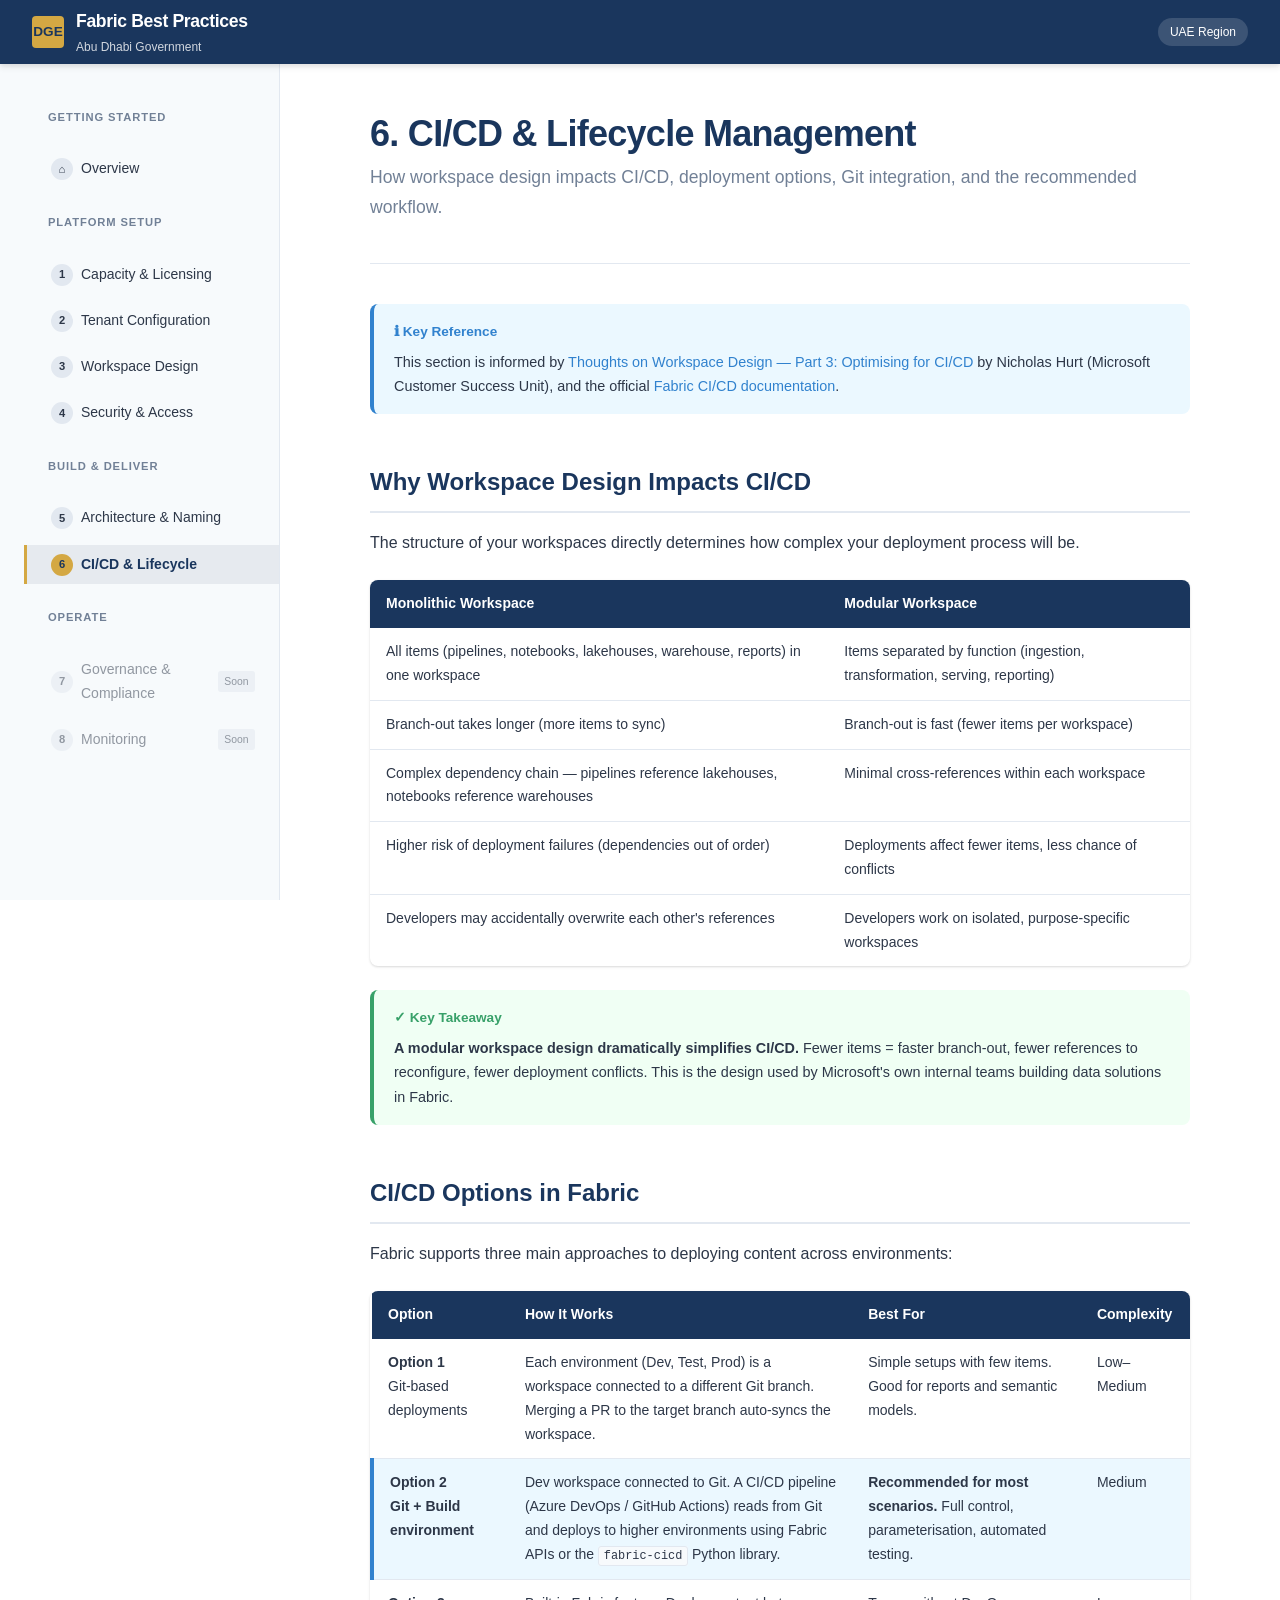
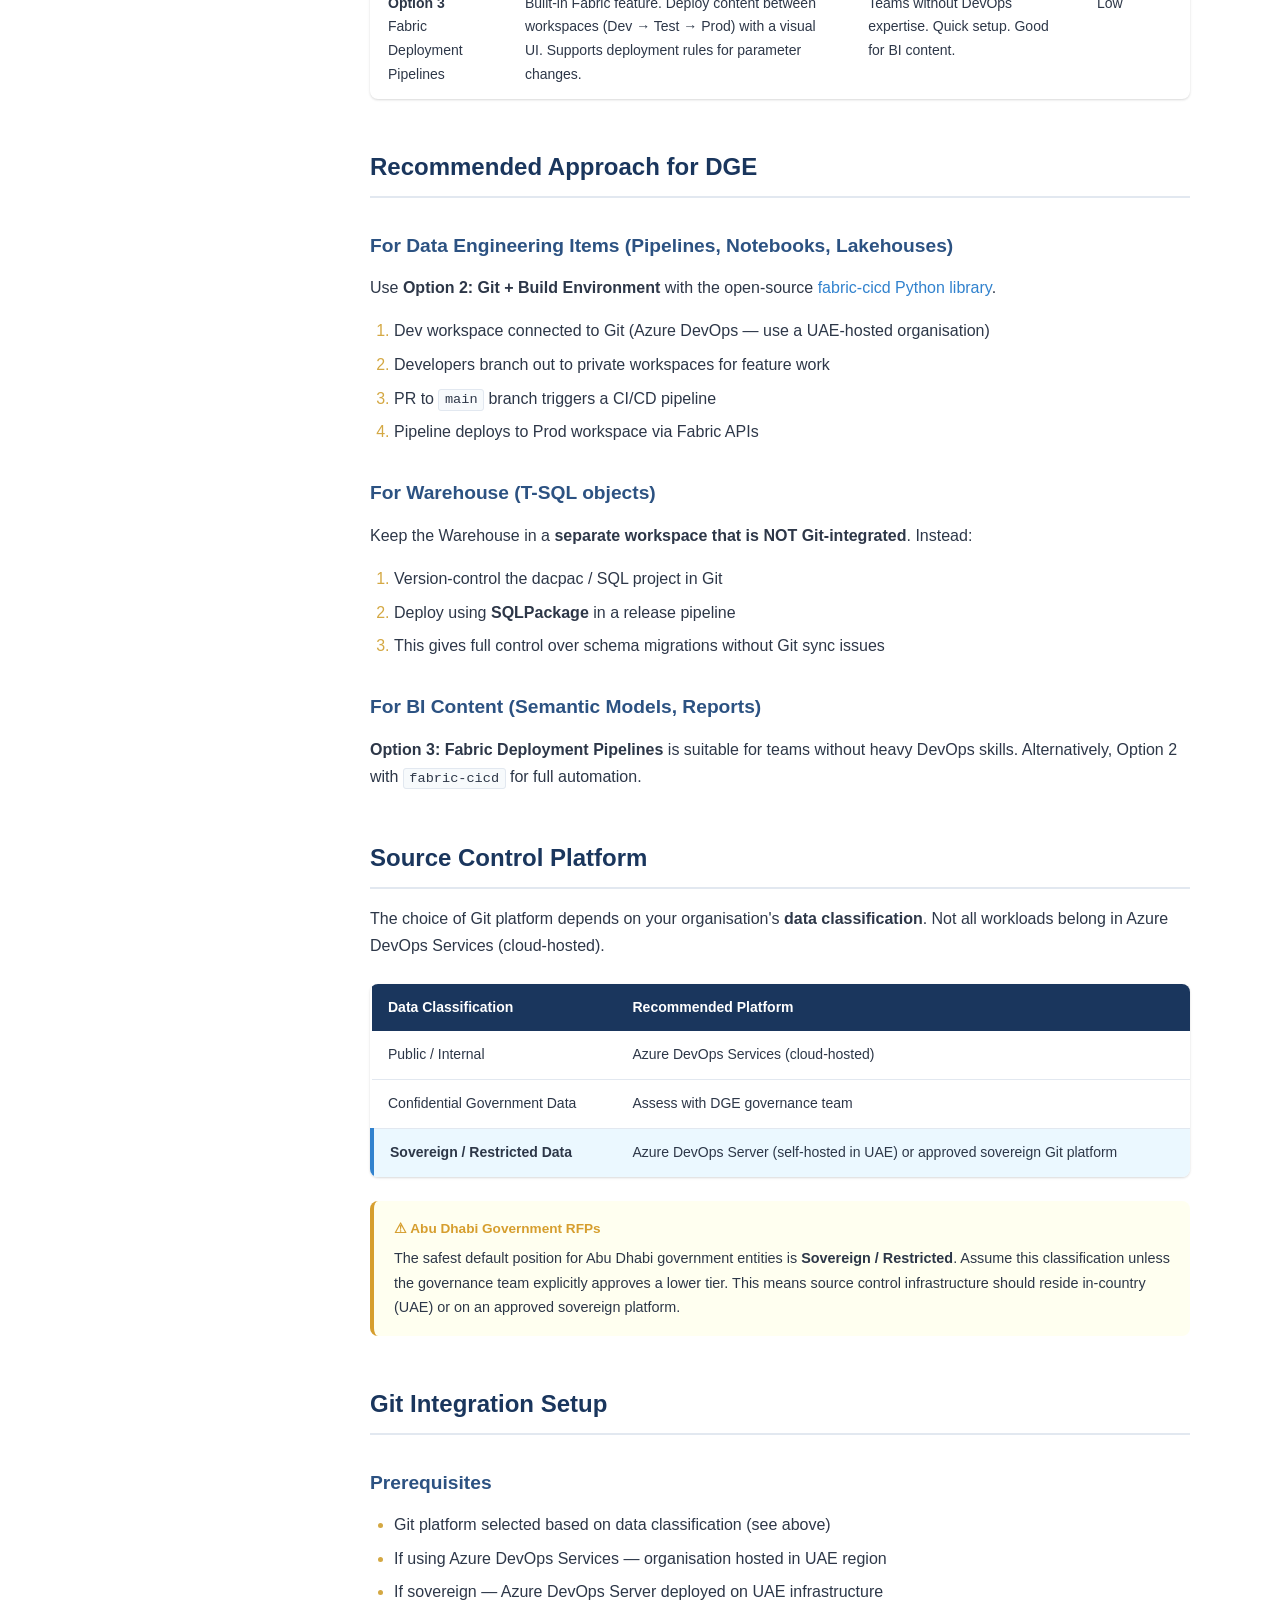
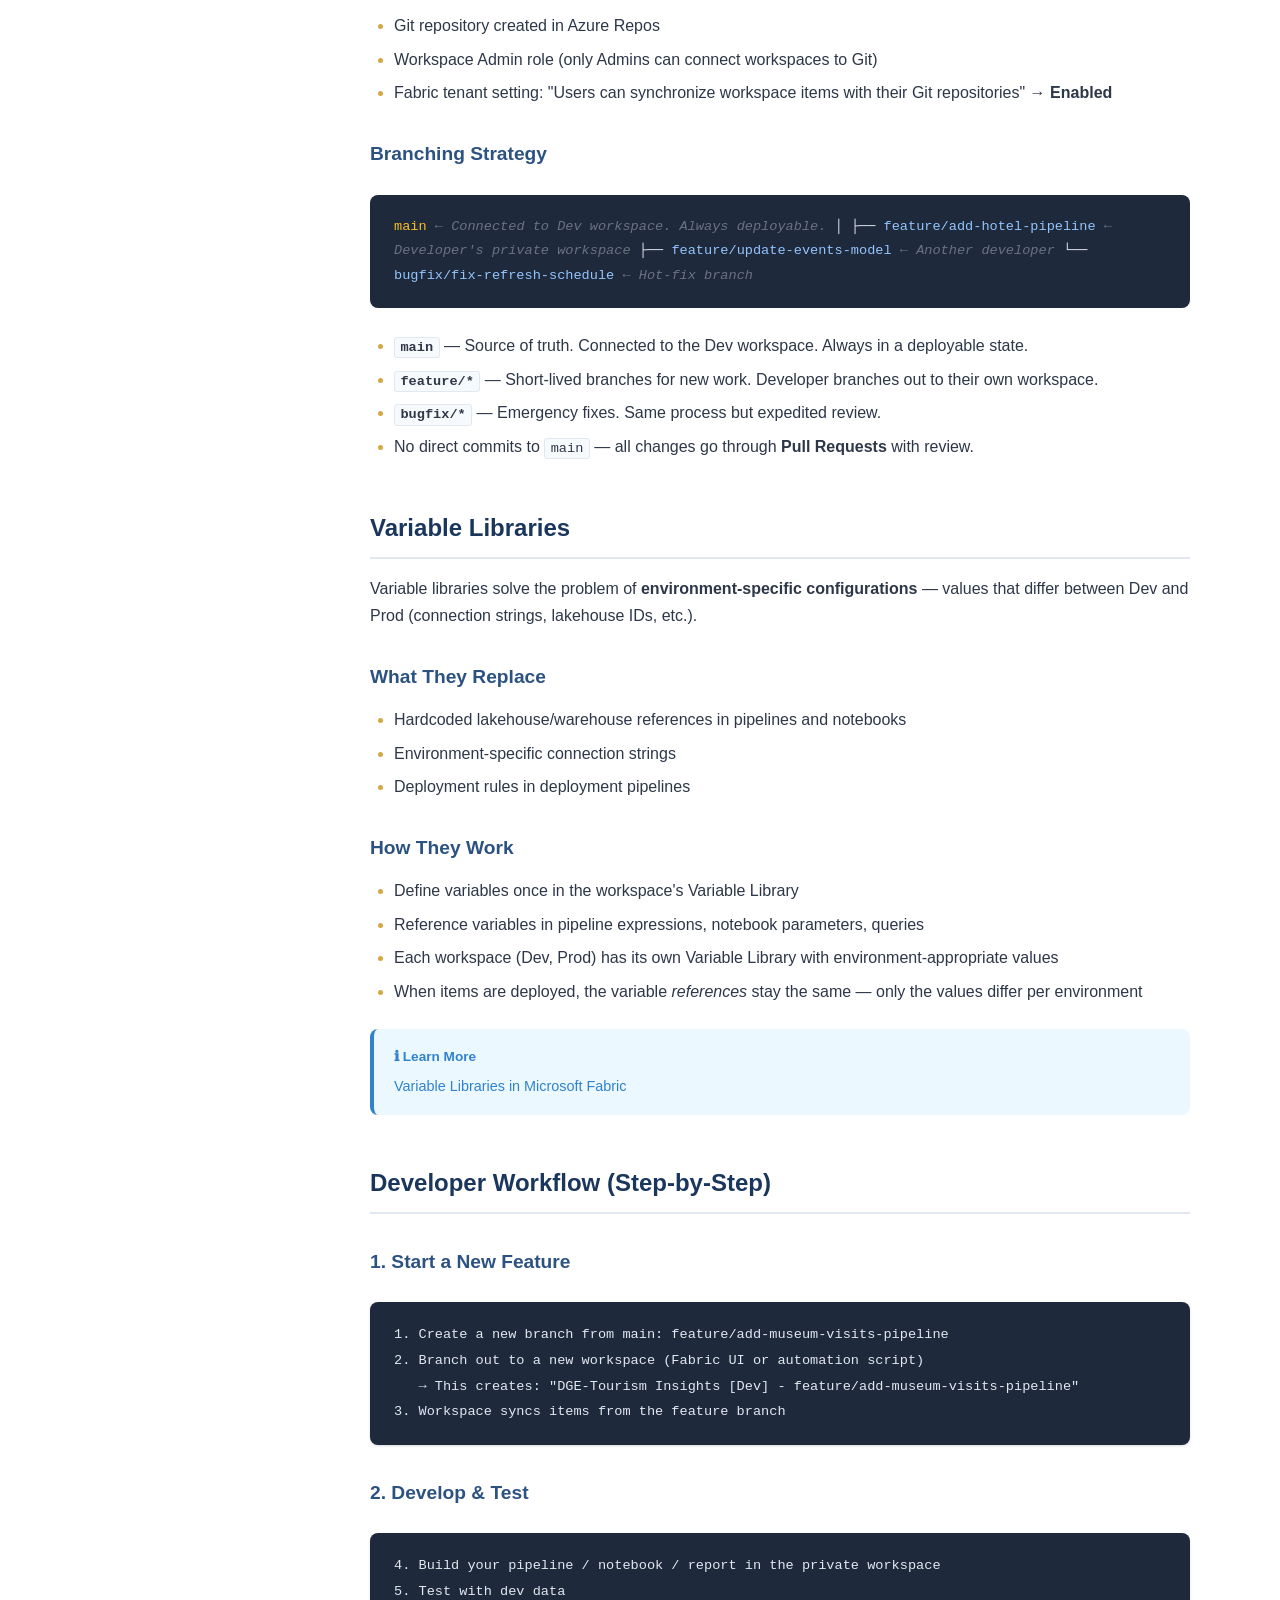
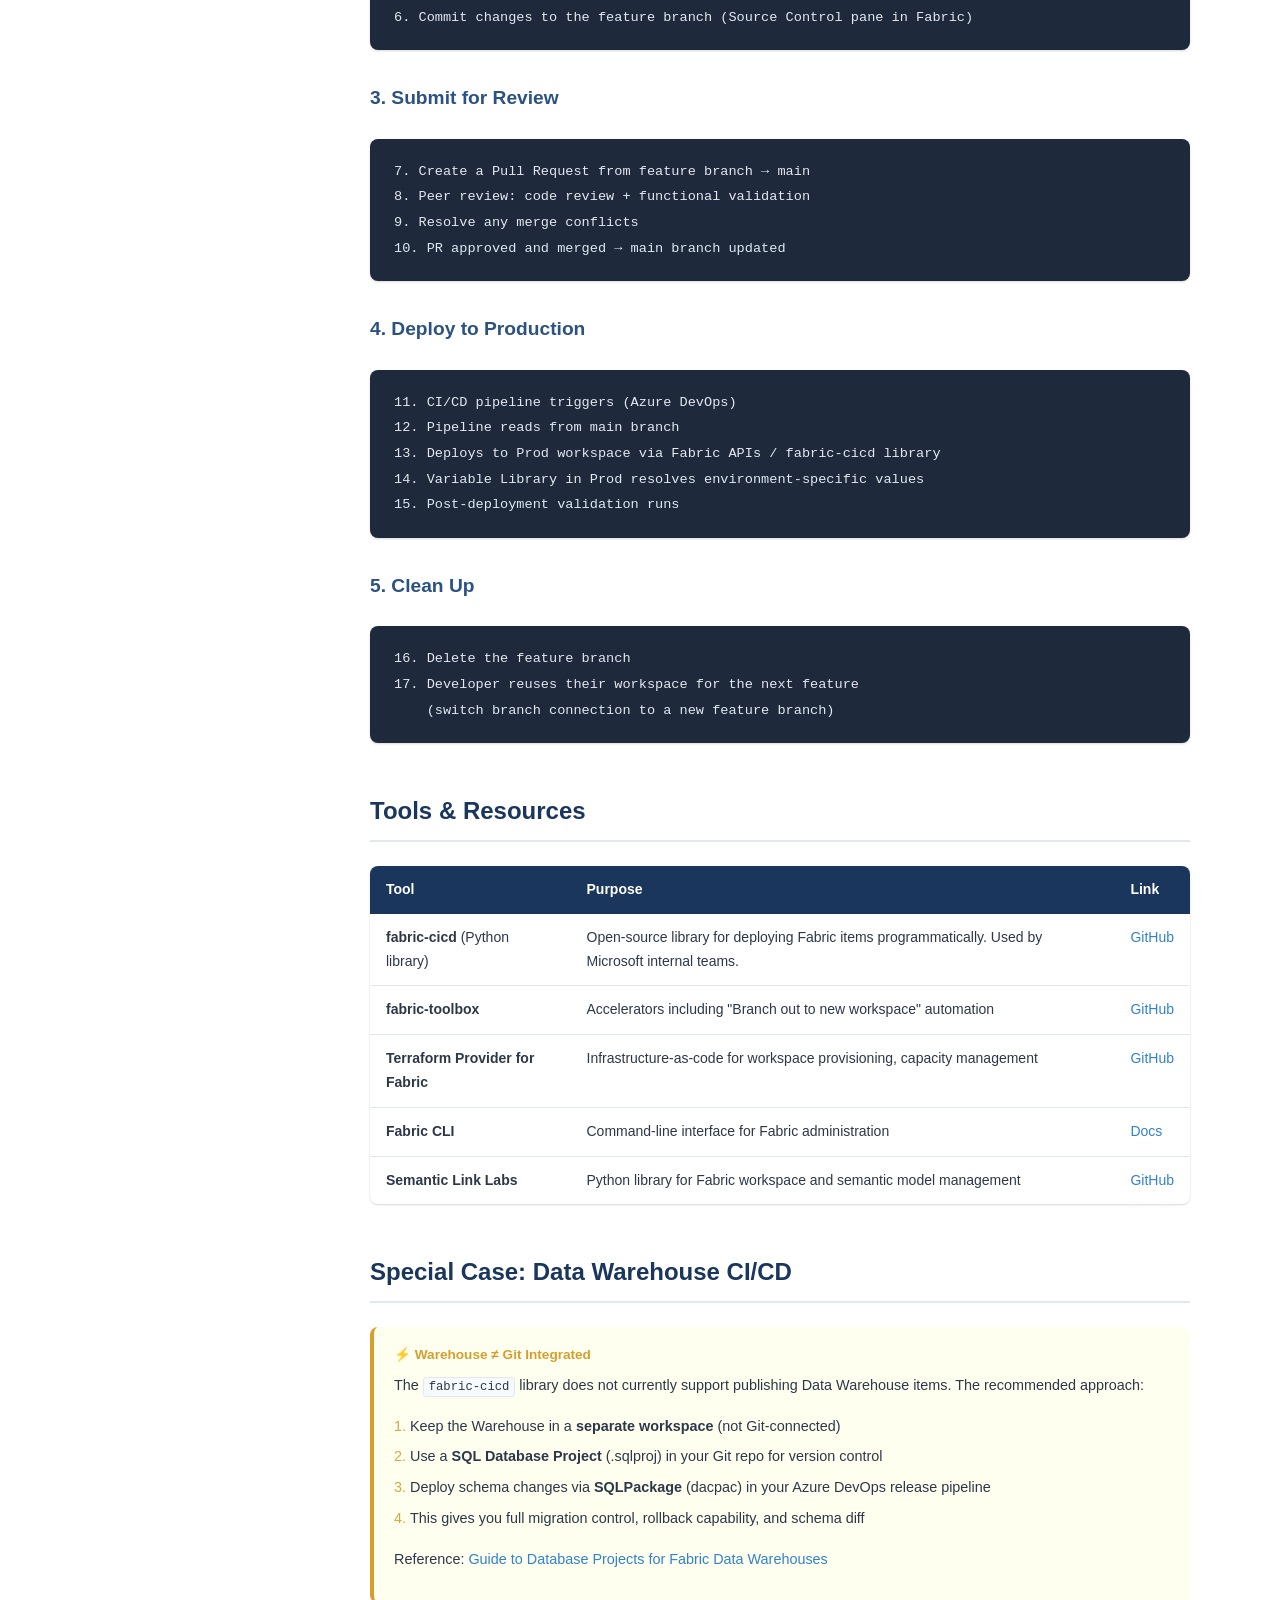
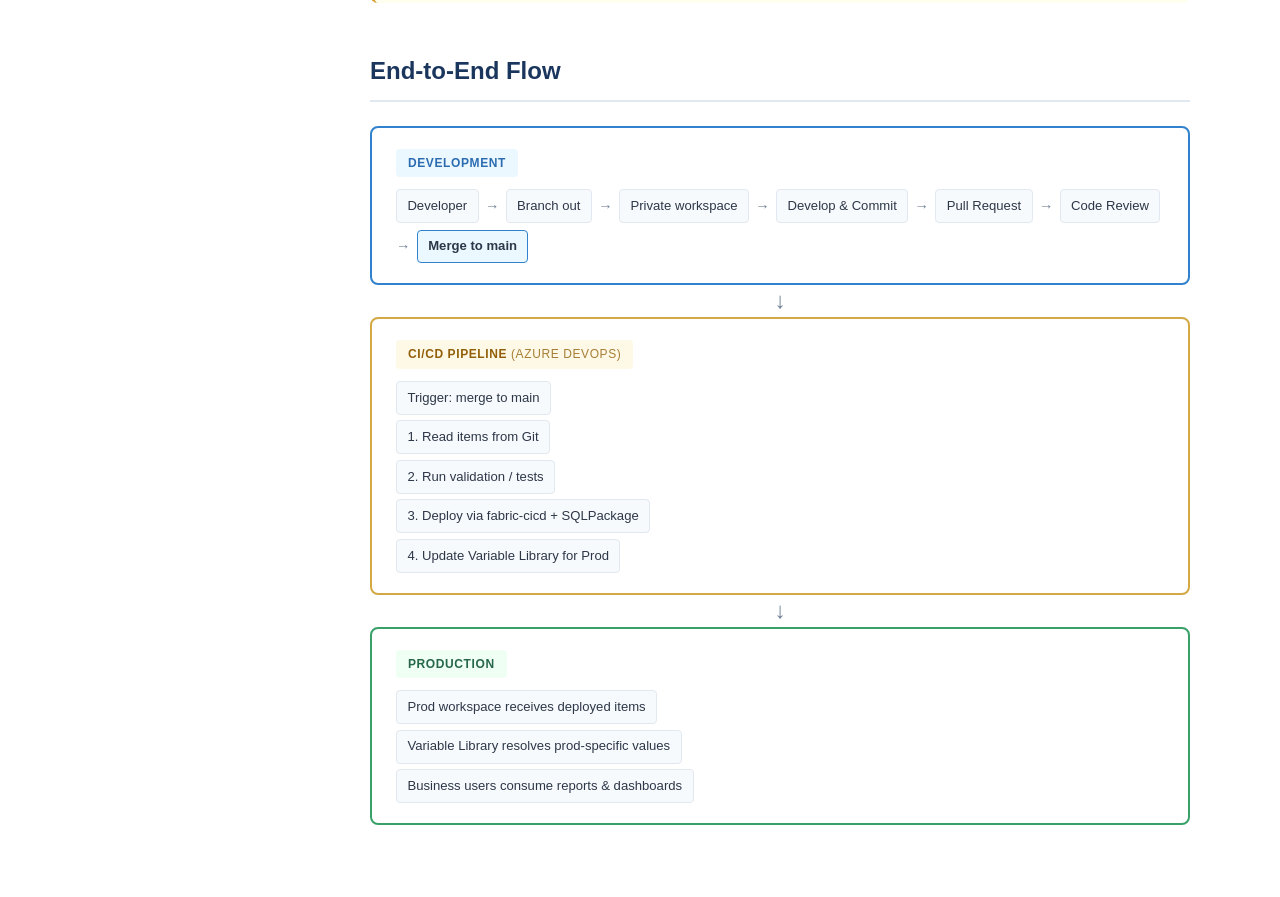
<file: pages/cicd.html>
<!DOCTYPE html>
<html lang="en">
<head>
    <meta charset="UTF-8">
    <meta name="viewport" content="width=device-width, initial-scale=1.0">
    <title>CI/CD & Lifecycle Management — Fabric Best Practices</title>
    <link rel="stylesheet" href="../css/style.css">
</head>
<body>
    <!-- Header -->
    <header class="site-header">
        <button class="mobile-menu-btn" onclick="toggleSidebar()" aria-label="Toggle menu">☰</button>
        <a href="../index.html" class="logo">
            <div class="logo-icon">DGE</div>
            <div>
                <div class="logo-text">Fabric Best Practices</div>
                <div class="logo-subtitle">Abu Dhabi Government</div>
            </div>
        </a>
        <div class="header-right">
            <span class="header-badge">UAE Region</span>
        </div>
    </header>

    <!-- Sidebar -->
    <nav class="sidebar" id="sidebar">
        <ul class="sidebar-nav">
            <li class="sidebar-section">
                <div class="sidebar-section-title">Getting Started</div>
            </li>
            <li><a href="../index.html" class="sidebar-link">
                <span class="link-number">⌂</span> Overview
            </a></li>
            <li class="sidebar-section">
                <div class="sidebar-section-title">Platform Setup</div>
            </li>
            <li><a href="capacity-planning.html" class="sidebar-link">
                <span class="link-number">1</span> Capacity & Licensing
            </a></li>
            <li><a href="tenant-configuration.html" class="sidebar-link">
                <span class="link-number">2</span> Tenant Configuration
            </a></li>
            <li><a href="workspace-design.html" class="sidebar-link">
                <span class="link-number">3</span> Workspace Design
            </a></li>
            <li><a href="security-access.html" class="sidebar-link">
                <span class="link-number">4</span> Security & Access
            </a></li>
            <li class="sidebar-section">
                <div class="sidebar-section-title">Build & Deliver</div>
            </li>
            <li><a href="data-architecture.html" class="sidebar-link">
                <span class="link-number">5</span> Architecture & Naming
            </a></li>
            <li><a href="cicd.html" class="sidebar-link active">
                <span class="link-number">6</span> CI/CD & Lifecycle
            </a></li>
            <li class="sidebar-section">
                <div class="sidebar-section-title">Operate</div>
            </li>
            <li><a href="#" class="sidebar-link coming-soon">
                <span class="link-number">7</span> Governance & Compliance
            </a></li>
            <li><a href="#" class="sidebar-link coming-soon">
                <span class="link-number">8</span> Monitoring
            </a></li>
        </ul>
    </nav>

    <!-- Main Content -->
    <main class="main-content">
        <div class="page-content">
            <div class="page-header">
                <h1>6. CI/CD & Lifecycle Management</h1>
                <p class="page-subtitle">How workspace design impacts CI/CD, deployment options, Git integration, and the recommended workflow.</p>
            </div>

            <div class="callout callout-info">
                <div class="callout-title">ℹ Key Reference</div>
                <div class="callout-body">
                    This section is informed by <a href="https://medium.com/@Nicholas_Hurt/thoughts-on-workspace-design-in-microsoft-fabric-part-3-optimizing-ci-cd-in-microsoft-fabric-a4823a432f62" target="_blank">Thoughts on Workspace Design — Part 3: Optimising for CI/CD</a> by Nicholas Hurt (Microsoft Customer Success Unit), and the official <a href="https://learn.microsoft.com/en-us/fabric/cicd/manage-deployment" target="_blank">Fabric CI/CD documentation</a>.
                </div>
            </div>

            <!-- Why Workspace Design Matters -->
            <h2>Why Workspace Design Impacts CI/CD</h2>
            <p>The structure of your workspaces directly determines how complex your deployment process will be.</p>

            <div class="table-wrapper">
                <table>
                    <thead>
                        <tr>
                            <th>Monolithic Workspace</th>
                            <th>Modular Workspace</th>
                        </tr>
                    </thead>
                    <tbody>
                        <tr>
                            <td>All items (pipelines, notebooks, lakehouses, warehouse, reports) in one workspace</td>
                            <td>Items separated by function (ingestion, transformation, serving, reporting)</td>
                        </tr>
                        <tr>
                            <td>Branch-out takes longer (more items to sync)</td>
                            <td>Branch-out is fast (fewer items per workspace)</td>
                        </tr>
                        <tr>
                            <td>Complex dependency chain — pipelines reference lakehouses, notebooks reference warehouses</td>
                            <td>Minimal cross-references within each workspace</td>
                        </tr>
                        <tr>
                            <td>Higher risk of deployment failures (dependencies out of order)</td>
                            <td>Deployments affect fewer items, less chance of conflicts</td>
                        </tr>
                        <tr>
                            <td>Developers may accidentally overwrite each other's references</td>
                            <td>Developers work on isolated, purpose-specific workspaces</td>
                        </tr>
                    </tbody>
                </table>
            </div>

            <div class="callout callout-success">
                <div class="callout-title">✓ Key Takeaway</div>
                <div class="callout-body">
                    <strong>A modular workspace design dramatically simplifies CI/CD.</strong> Fewer items = faster branch-out, fewer references to reconfigure, fewer deployment conflicts. This is the design used by Microsoft's own internal teams building data solutions in Fabric.
                </div>
            </div>

            <!-- CI/CD Options -->
            <h2>CI/CD Options in Fabric</h2>
            <p>Fabric supports three main approaches to deploying content across environments:</p>

            <div class="table-wrapper">
                <table>
                    <thead>
                        <tr>
                            <th>Option</th>
                            <th>How It Works</th>
                            <th>Best For</th>
                            <th>Complexity</th>
                        </tr>
                    </thead>
                    <tbody>
                        <tr>
                            <td><strong>Option 1</strong><br>Git-based deployments</td>
                            <td>Each environment (Dev, Test, Prod) is a workspace connected to a different Git branch. Merging a PR to the target branch auto-syncs the workspace.</td>
                            <td>Simple setups with few items. Good for reports and semantic models.</td>
                            <td>Low–Medium</td>
                        </tr>
                        <tr class="row-recommended">
                            <td><strong>Option 2</strong><br>Git + Build environment</td>
                            <td>Dev workspace connected to Git. A CI/CD pipeline (Azure DevOps / GitHub Actions) reads from Git and deploys to higher environments using Fabric APIs or the <code>fabric-cicd</code> Python library.</td>
                            <td><strong>Recommended for most scenarios.</strong> Full control, parameterisation, automated testing.</td>
                            <td>Medium</td>
                        </tr>
                        <tr>
                            <td><strong>Option 3</strong><br>Fabric Deployment Pipelines</td>
                            <td>Built-in Fabric feature. Deploy content between workspaces (Dev → Test → Prod) with a visual UI. Supports deployment rules for parameter changes.</td>
                            <td>Teams without DevOps expertise. Quick setup. Good for BI content.</td>
                            <td>Low</td>
                        </tr>
                    </tbody>
                </table>
            </div>

            <!-- Recommended Approach -->
            <h2>Recommended Approach for DGE</h2>

            <h3>For Data Engineering Items (Pipelines, Notebooks, Lakehouses)</h3>
            <p>Use <strong>Option 2: Git + Build Environment</strong> with the open-source <a href="https://github.com/microsoft/fabric-cicd" target="_blank">fabric-cicd Python library</a>.</p>
            <ol>
                <li>Dev workspace connected to Git (Azure DevOps — use a UAE-hosted organisation)</li>
                <li>Developers branch out to private workspaces for feature work</li>
                <li>PR to <code>main</code> branch triggers a CI/CD pipeline</li>
                <li>Pipeline deploys to Prod workspace via Fabric APIs</li>
            </ol>

            <h3>For Warehouse (T-SQL objects)</h3>
            <p>Keep the Warehouse in a <strong>separate workspace that is NOT Git-integrated</strong>. Instead:</p>
            <ol>
                <li>Version-control the dacpac / SQL project in Git</li>
                <li>Deploy using <strong>SQLPackage</strong> in a release pipeline</li>
                <li>This gives full control over schema migrations without Git sync issues</li>
            </ol>

            <h3>For BI Content (Semantic Models, Reports)</h3>
            <p><strong>Option 3: Fabric Deployment Pipelines</strong> is suitable for teams without heavy DevOps skills. Alternatively, Option 2 with <code>fabric-cicd</code> for full automation.</p>

            <!-- Git Integration -->
            <h2>Source Control Platform</h2>
            <p>The choice of Git platform depends on your organisation's <strong>data classification</strong>. Not all workloads belong in Azure DevOps Services (cloud-hosted).</p>

            <div class="table-wrapper">
                <table>
                    <thead>
                        <tr>
                            <th>Data Classification</th>
                            <th>Recommended Platform</th>
                        </tr>
                    </thead>
                    <tbody>
                        <tr>
                            <td>Public / Internal</td>
                            <td>Azure DevOps Services (cloud-hosted)</td>
                        </tr>
                        <tr>
                            <td>Confidential Government Data</td>
                            <td>Assess with DGE governance team</td>
                        </tr>
                        <tr class="row-recommended">
                            <td>Sovereign / Restricted Data</td>
                            <td>Azure DevOps Server (self-hosted in UAE) or approved sovereign Git platform</td>
                        </tr>
                    </tbody>
                </table>
            </div>

            <div class="callout callout-warning">
                <div class="callout-title">⚠ Abu Dhabi Government RFPs</div>
                <div class="callout-body">
                    The safest default position for Abu Dhabi government entities is <strong>Sovereign / Restricted</strong>. Assume this classification unless the governance team explicitly approves a lower tier. This means source control infrastructure should reside in-country (UAE) or on an approved sovereign platform.
                </div>
            </div>

            <h2>Git Integration Setup</h2>

            <h3>Prerequisites</h3>
            <ul>
                <li>Git platform selected based on data classification (see above)</li>
                <li>If using Azure DevOps Services — organisation hosted in UAE region</li>
                <li>If sovereign — Azure DevOps Server deployed on UAE infrastructure</li>
                <li>Git repository created in Azure Repos</li>
                <li>Workspace Admin role (only Admins can connect workspaces to Git)</li>
                <li>Fabric tenant setting: "Users can synchronize workspace items with their Git repositories" → <strong>Enabled</strong></li>
            </ul>

            <h3>Branching Strategy</h3>
            <div class="folder-tree">
<span class="folder">main</span>                    <span class="comment">← Connected to Dev workspace. Always deployable.</span>
 │
 ├── <span class="file">feature/add-hotel-pipeline</span>    <span class="comment">← Developer's private workspace</span>
 ├── <span class="file">feature/update-events-model</span>   <span class="comment">← Another developer</span>
 └── <span class="file">bugfix/fix-refresh-schedule</span>   <span class="comment">← Hot-fix branch</span>
            </div>

            <ul>
                <li><strong><code>main</code></strong> — Source of truth. Connected to the Dev workspace. Always in a deployable state.</li>
                <li><strong><code>feature/*</code></strong> — Short-lived branches for new work. Developer branches out to their own workspace.</li>
                <li><strong><code>bugfix/*</code></strong> — Emergency fixes. Same process but expedited review.</li>
                <li>No direct commits to <code>main</code> — all changes go through <strong>Pull Requests</strong> with review.</li>
            </ul>

            <!-- Variable Libraries -->
            <h2>Variable Libraries</h2>
            <p>Variable libraries solve the problem of <strong>environment-specific configurations</strong> — values that differ between Dev and Prod (connection strings, lakehouse IDs, etc.).</p>

            <h3>What They Replace</h3>
            <ul>
                <li>Hardcoded lakehouse/warehouse references in pipelines and notebooks</li>
                <li>Environment-specific connection strings</li>
                <li>Deployment rules in deployment pipelines</li>
            </ul>

            <h3>How They Work</h3>
            <ul>
                <li>Define variables once in the workspace's Variable Library</li>
                <li>Reference variables in pipeline expressions, notebook parameters, queries</li>
                <li>Each workspace (Dev, Prod) has its own Variable Library with environment-appropriate values</li>
                <li>When items are deployed, the variable <em>references</em> stay the same — only the values differ per environment</li>
            </ul>

            <div class="callout callout-info">
                <div class="callout-title">ℹ Learn More</div>
                <div class="callout-body">
                    <a href="https://learn.microsoft.com/en-us/fabric/cicd/variable-library/variable-library-overview" target="_blank">Variable Libraries in Microsoft Fabric</a>
                </div>
            </div>

            <!-- Developer Workflow -->
            <h2>Developer Workflow (Step-by-Step)</h2>

            <h3>1. Start a New Feature</h3>
            <pre><code>1. Create a new branch from main: feature/add-museum-visits-pipeline
2. Branch out to a new workspace (Fabric UI or automation script)
   → This creates: "DGE-Tourism Insights [Dev] - feature/add-museum-visits-pipeline"
3. Workspace syncs items from the feature branch</code></pre>

            <h3>2. Develop & Test</h3>
            <pre><code>4. Build your pipeline / notebook / report in the private workspace
5. Test with dev data
6. Commit changes to the feature branch (Source Control pane in Fabric)</code></pre>

            <h3>3. Submit for Review</h3>
            <pre><code>7. Create a Pull Request from feature branch → main
8. Peer review: code review + functional validation
9. Resolve any merge conflicts
10. PR approved and merged → main branch updated</code></pre>

            <h3>4. Deploy to Production</h3>
            <pre><code>11. CI/CD pipeline triggers (Azure DevOps)
12. Pipeline reads from main branch
13. Deploys to Prod workspace via Fabric APIs / fabric-cicd library
14. Variable Library in Prod resolves environment-specific values
15. Post-deployment validation runs</code></pre>

            <h3>5. Clean Up</h3>
            <pre><code>16. Delete the feature branch
17. Developer reuses their workspace for the next feature
    (switch branch connection to a new feature branch)</code></pre>

            <!-- Tools & Resources -->
            <h2>Tools & Resources</h2>

            <div class="table-wrapper">
                <table>
                    <thead>
                        <tr>
                            <th>Tool</th>
                            <th>Purpose</th>
                            <th>Link</th>
                        </tr>
                    </thead>
                    <tbody>
                        <tr>
                            <td><strong>fabric-cicd</strong> (Python library)</td>
                            <td>Open-source library for deploying Fabric items programmatically. Used by Microsoft internal teams.</td>
                            <td><a href="https://github.com/microsoft/fabric-cicd" target="_blank">GitHub</a></td>
                        </tr>
                        <tr>
                            <td><strong>fabric-toolbox</strong></td>
                            <td>Accelerators including "Branch out to new workspace" automation</td>
                            <td><a href="https://github.com/microsoft/fabric-toolbox" target="_blank">GitHub</a></td>
                        </tr>
                        <tr>
                            <td><strong>Terraform Provider for Fabric</strong></td>
                            <td>Infrastructure-as-code for workspace provisioning, capacity management</td>
                            <td><a href="https://github.com/microsoft/terraform-provider-fabric" target="_blank">GitHub</a></td>
                        </tr>
                        <tr>
                            <td><strong>Fabric CLI</strong></td>
                            <td>Command-line interface for Fabric administration</td>
                            <td><a href="https://learn.microsoft.com/en-us/fabric/admin/fabric-command-line-interface" target="_blank">Docs</a></td>
                        </tr>
                        <tr>
                            <td><strong>Semantic Link Labs</strong></td>
                            <td>Python library for Fabric workspace and semantic model management</td>
                            <td><a href="https://github.com/microsoft/semantic-link-labs" target="_blank">GitHub</a></td>
                        </tr>
                    </tbody>
                </table>
            </div>

            <!-- Warehouse CI/CD -->
            <h2>Special Case: Data Warehouse CI/CD</h2>
            <div class="callout callout-warning">
                <div class="callout-title">⚡ Warehouse ≠ Git Integrated</div>
                <div class="callout-body">
                    <p>The <code>fabric-cicd</code> library does not currently support publishing Data Warehouse items. The recommended approach:</p>
                    <ol style="margin-left:1rem; margin-top:0.5rem;">
                        <li>Keep the Warehouse in a <strong>separate workspace</strong> (not Git-connected)</li>
                        <li>Use a <strong>SQL Database Project</strong> (.sqlproj) in your Git repo for version control</li>
                        <li>Deploy schema changes via <strong>SQLPackage</strong> (dacpac) in your Azure DevOps release pipeline</li>
                        <li>This gives you full migration control, rollback capability, and schema diff</li>
                    </ol>
                    <p style="margin-top:0.5rem;">Reference: <a href="https://www.kevinrchant.com/2024/10/22/fabricators-guide-to-database-projects-for-microsoft-fabric-data-warehouses/" target="_blank">Guide to Database Projects for Fabric Data Warehouses</a></p>
                </div>
            </div>

            <!-- Summary Diagram -->
            <h2>End-to-End Flow</h2>
            <div class="flow-diagram">
                <div class="flow-stage flow-stage--dev">
                    <div class="flow-stage__label">Development</div>
                    <div class="flow-stage__steps">
                        <span class="flow-step">Developer</span>
                        <span class="flow-arrow">→</span>
                        <span class="flow-step">Branch out</span>
                        <span class="flow-arrow">→</span>
                        <span class="flow-step">Private workspace</span>
                        <span class="flow-arrow">→</span>
                        <span class="flow-step">Develop & Commit</span>
                        <span class="flow-arrow">→</span>
                        <span class="flow-step">Pull Request</span>
                        <span class="flow-arrow">→</span>
                        <span class="flow-step">Code Review</span>
                        <span class="flow-arrow">→</span>
                        <span class="flow-step flow-step--highlight">Merge to main</span>
                    </div>
                </div>
                <div class="flow-connector">↓</div>
                <div class="flow-stage flow-stage--cicd">
                    <div class="flow-stage__label">CI/CD Pipeline <span style="font-weight:400; opacity:0.8;">(Azure DevOps)</span></div>
                    <div class="flow-stage__steps flow-stage__steps--numbered">
                        <span class="flow-step">Trigger: merge to main</span>
                        <span class="flow-step">1. Read items from Git</span>
                        <span class="flow-step">2. Run validation / tests</span>
                        <span class="flow-step">3. Deploy via fabric-cicd + SQLPackage</span>
                        <span class="flow-step">4. Update Variable Library for Prod</span>
                    </div>
                </div>
                <div class="flow-connector">↓</div>
                <div class="flow-stage flow-stage--prod">
                    <div class="flow-stage__label">Production</div>
                    <div class="flow-stage__steps flow-stage__steps--numbered">
                        <span class="flow-step">Prod workspace receives deployed items</span>
                        <span class="flow-step">Variable Library resolves prod-specific values</span>
                        <span class="flow-step">Business users consume reports & dashboards</span>
                    </div>
                </div>
            </div>

        </div>
    </main>

    <script>
        function toggleSidebar() {
            document.getElementById('sidebar').classList.toggle('open');
        }
    </script>
</body>
</html>
</file>
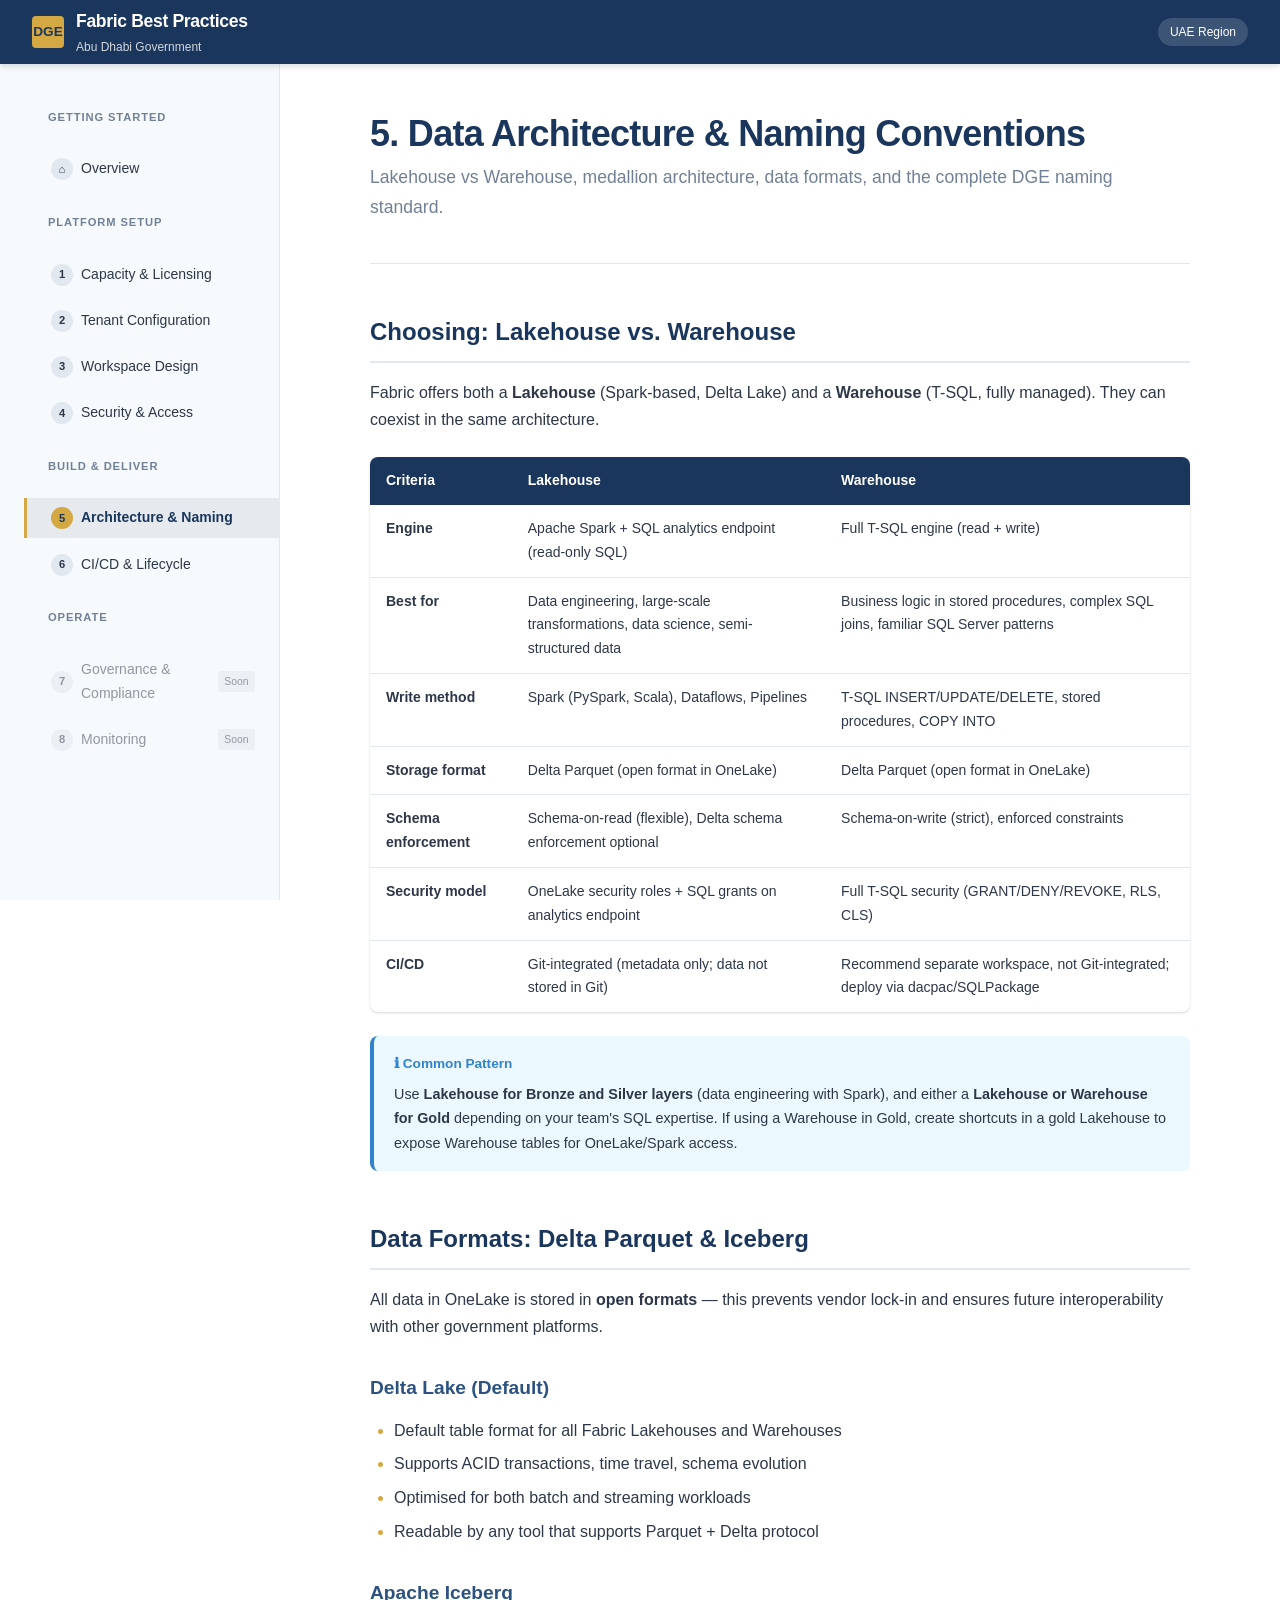
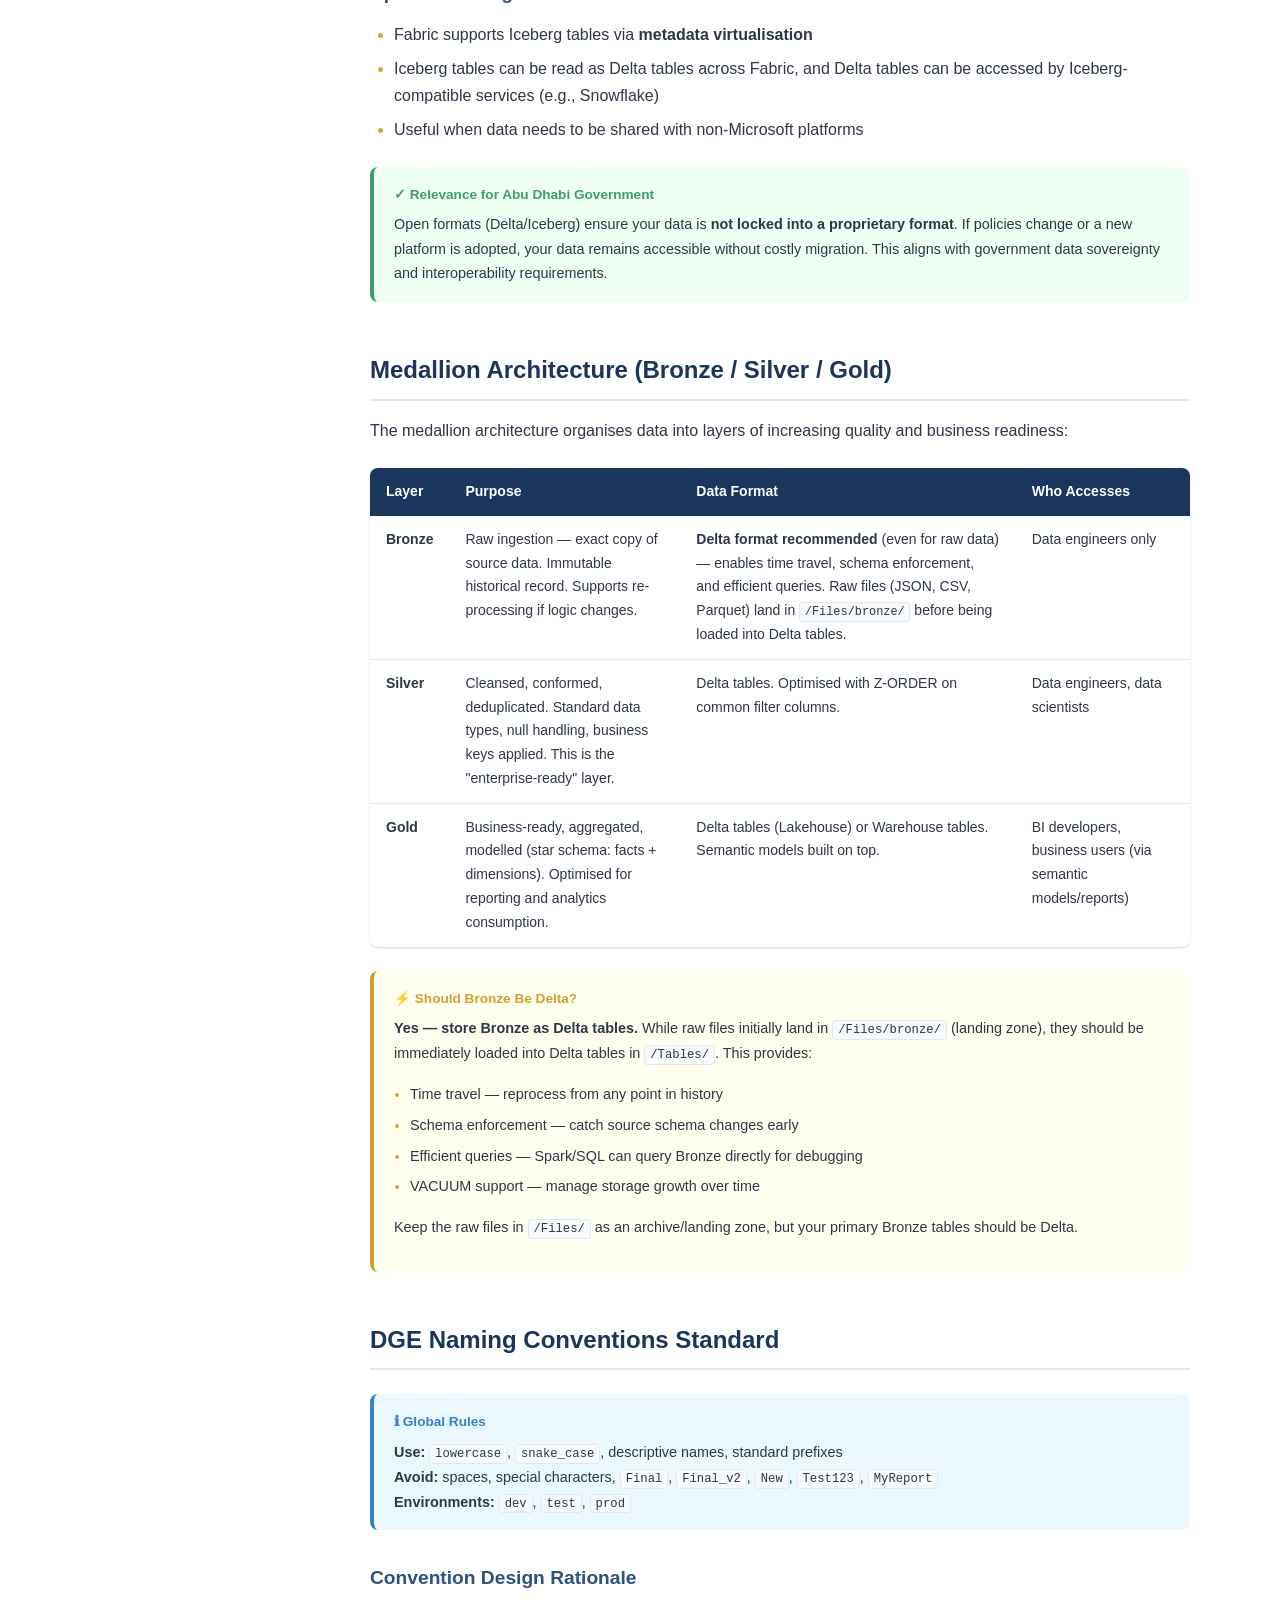
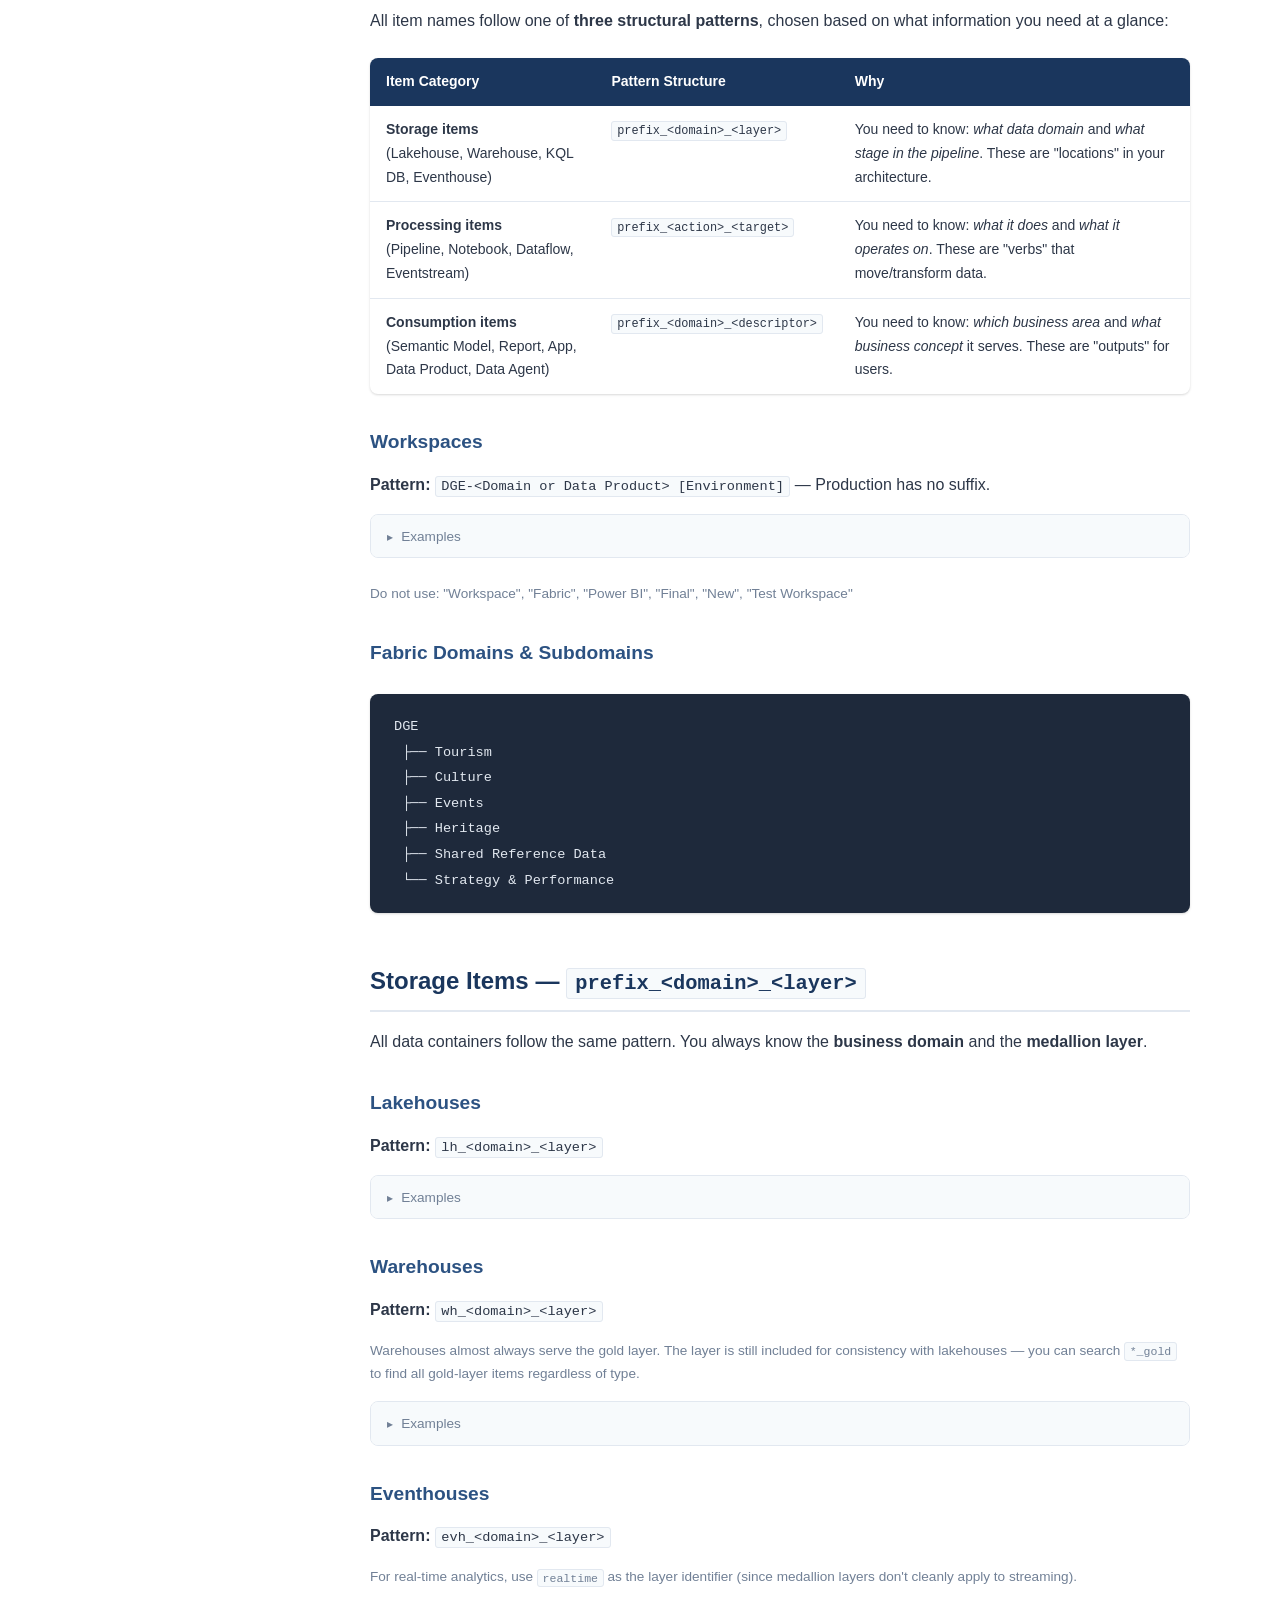
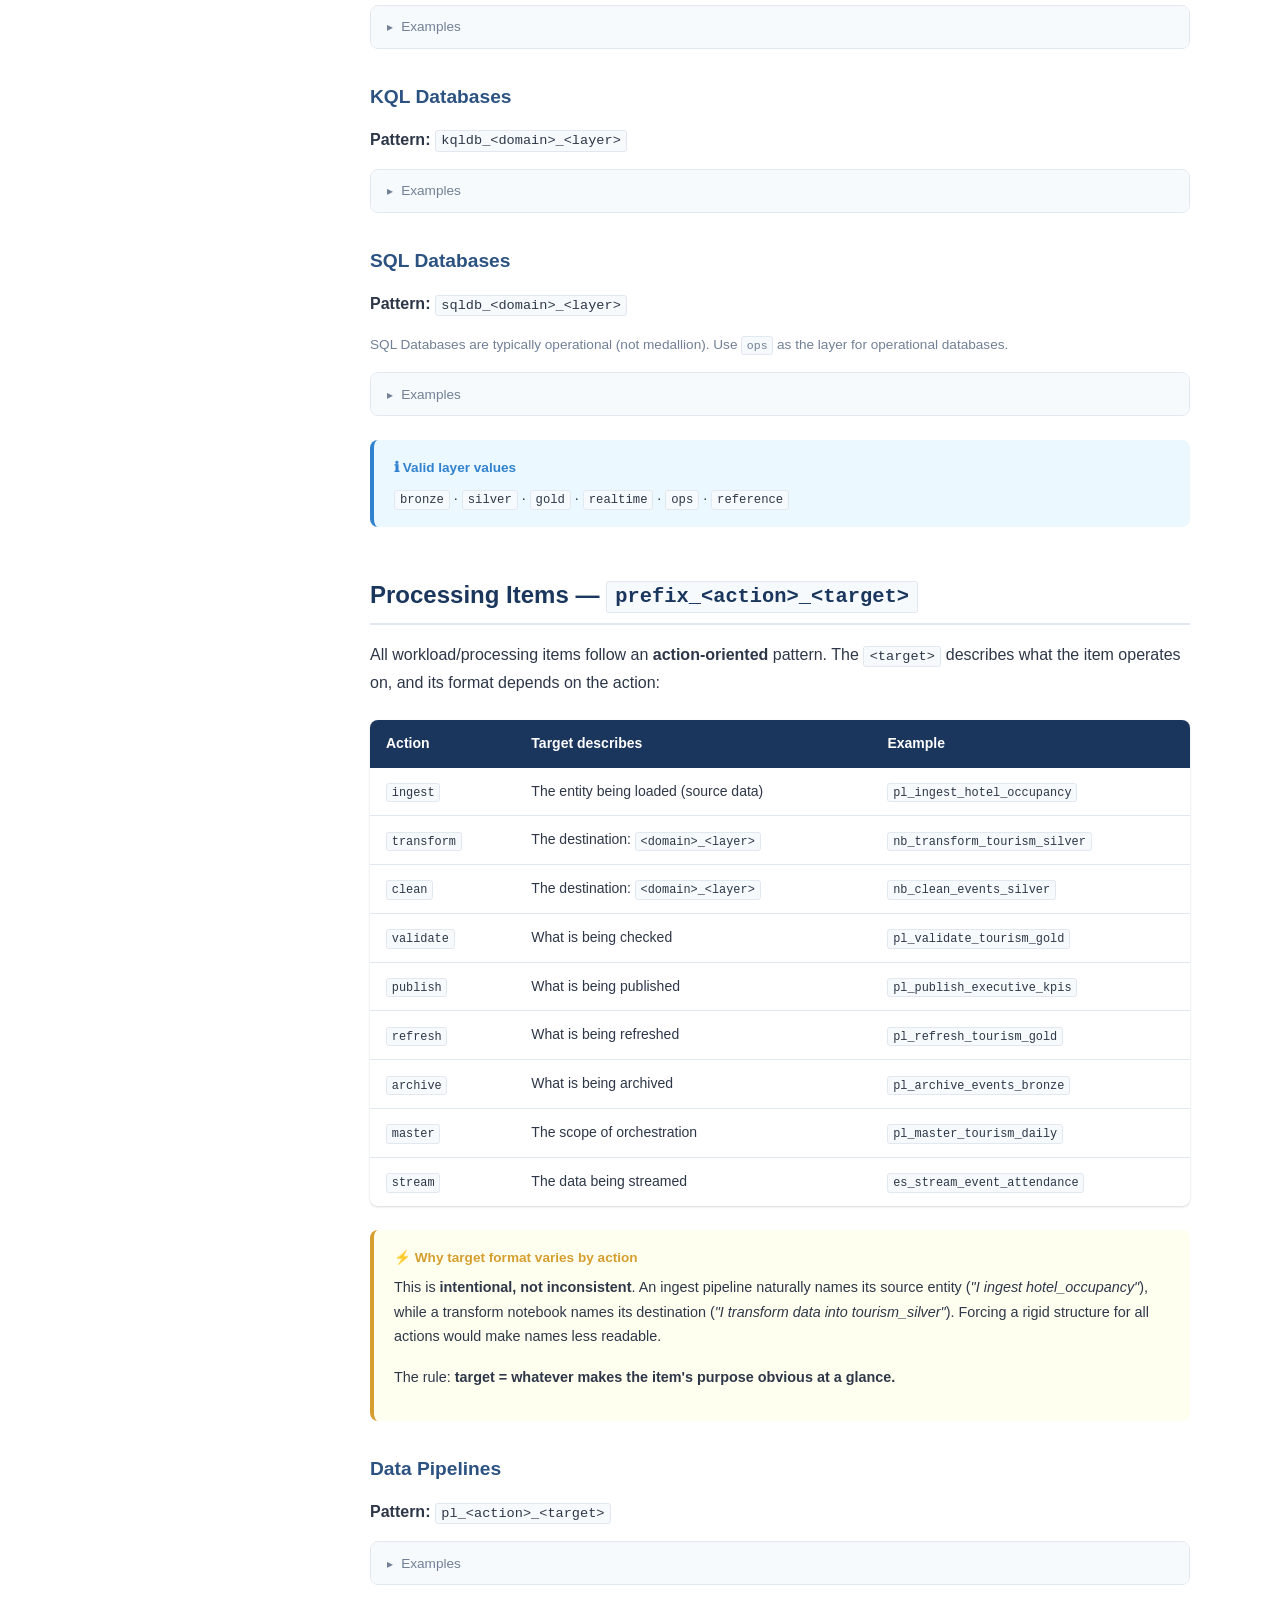
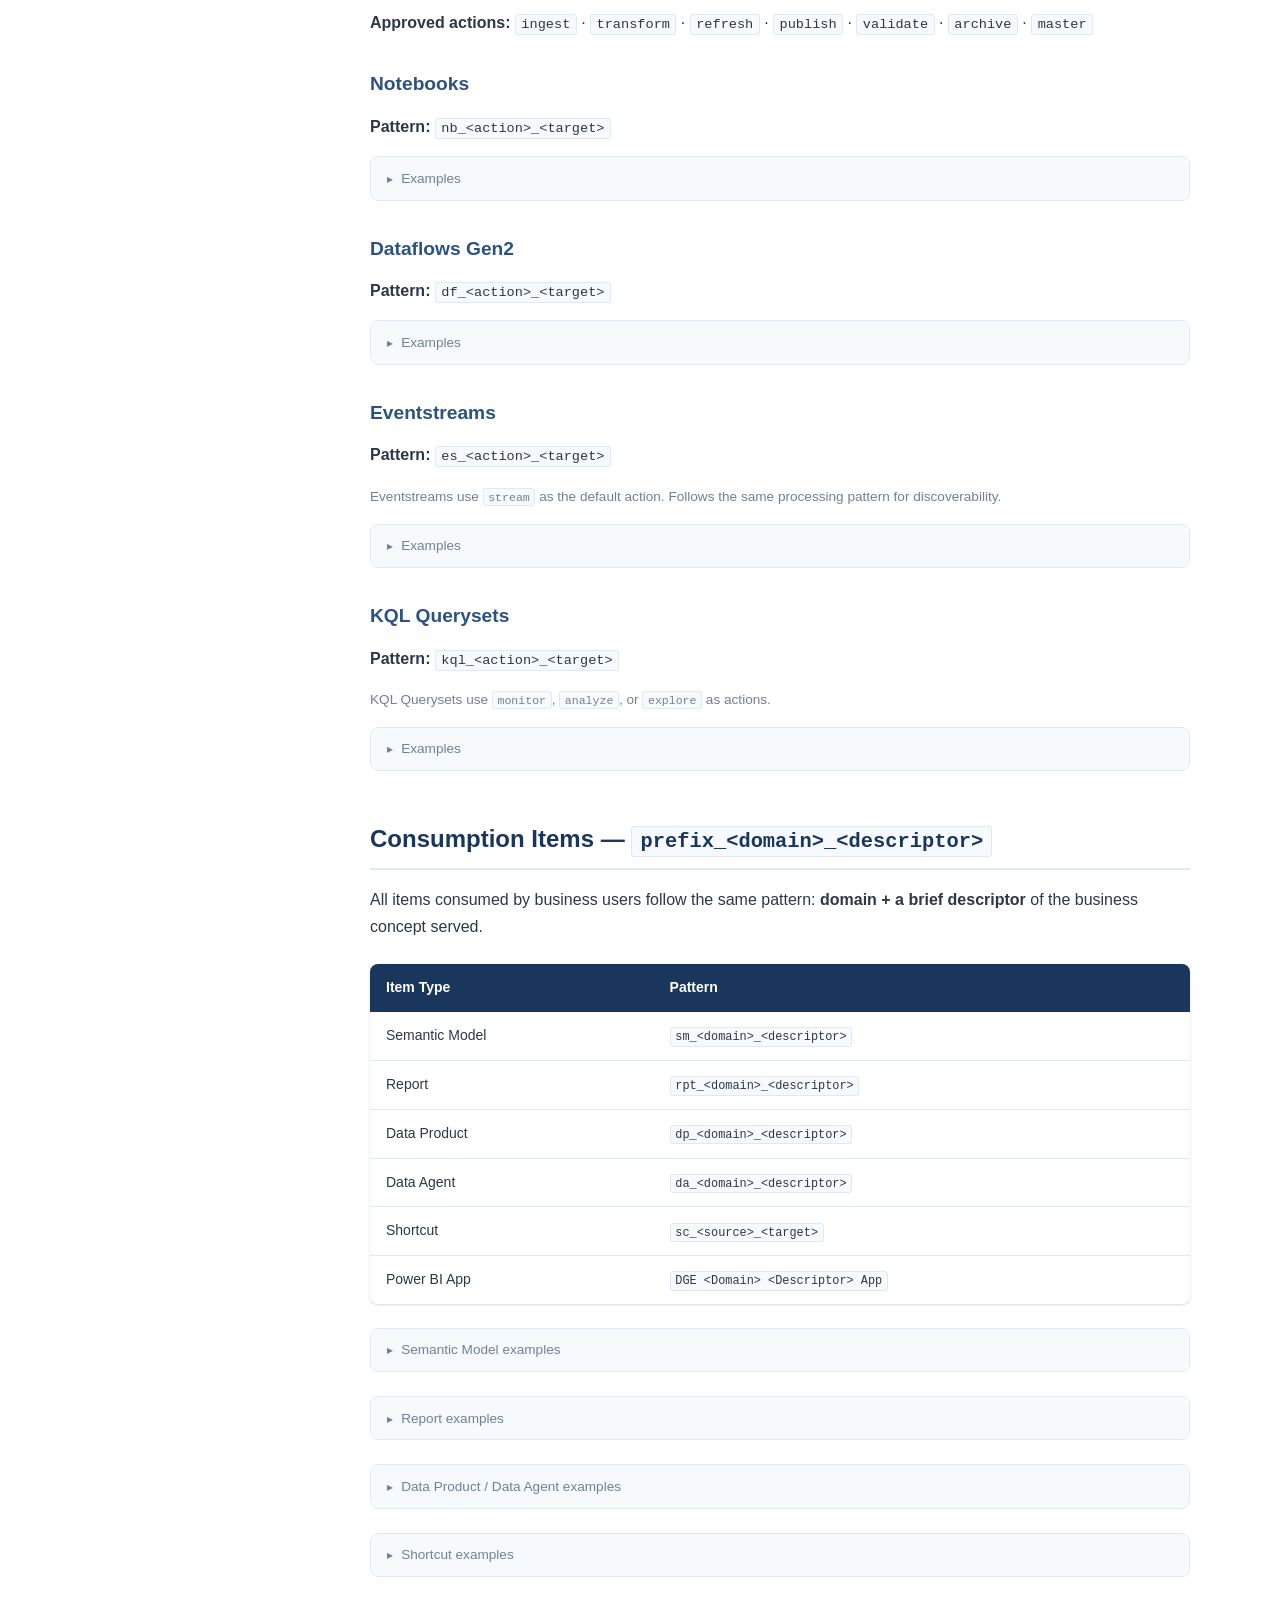
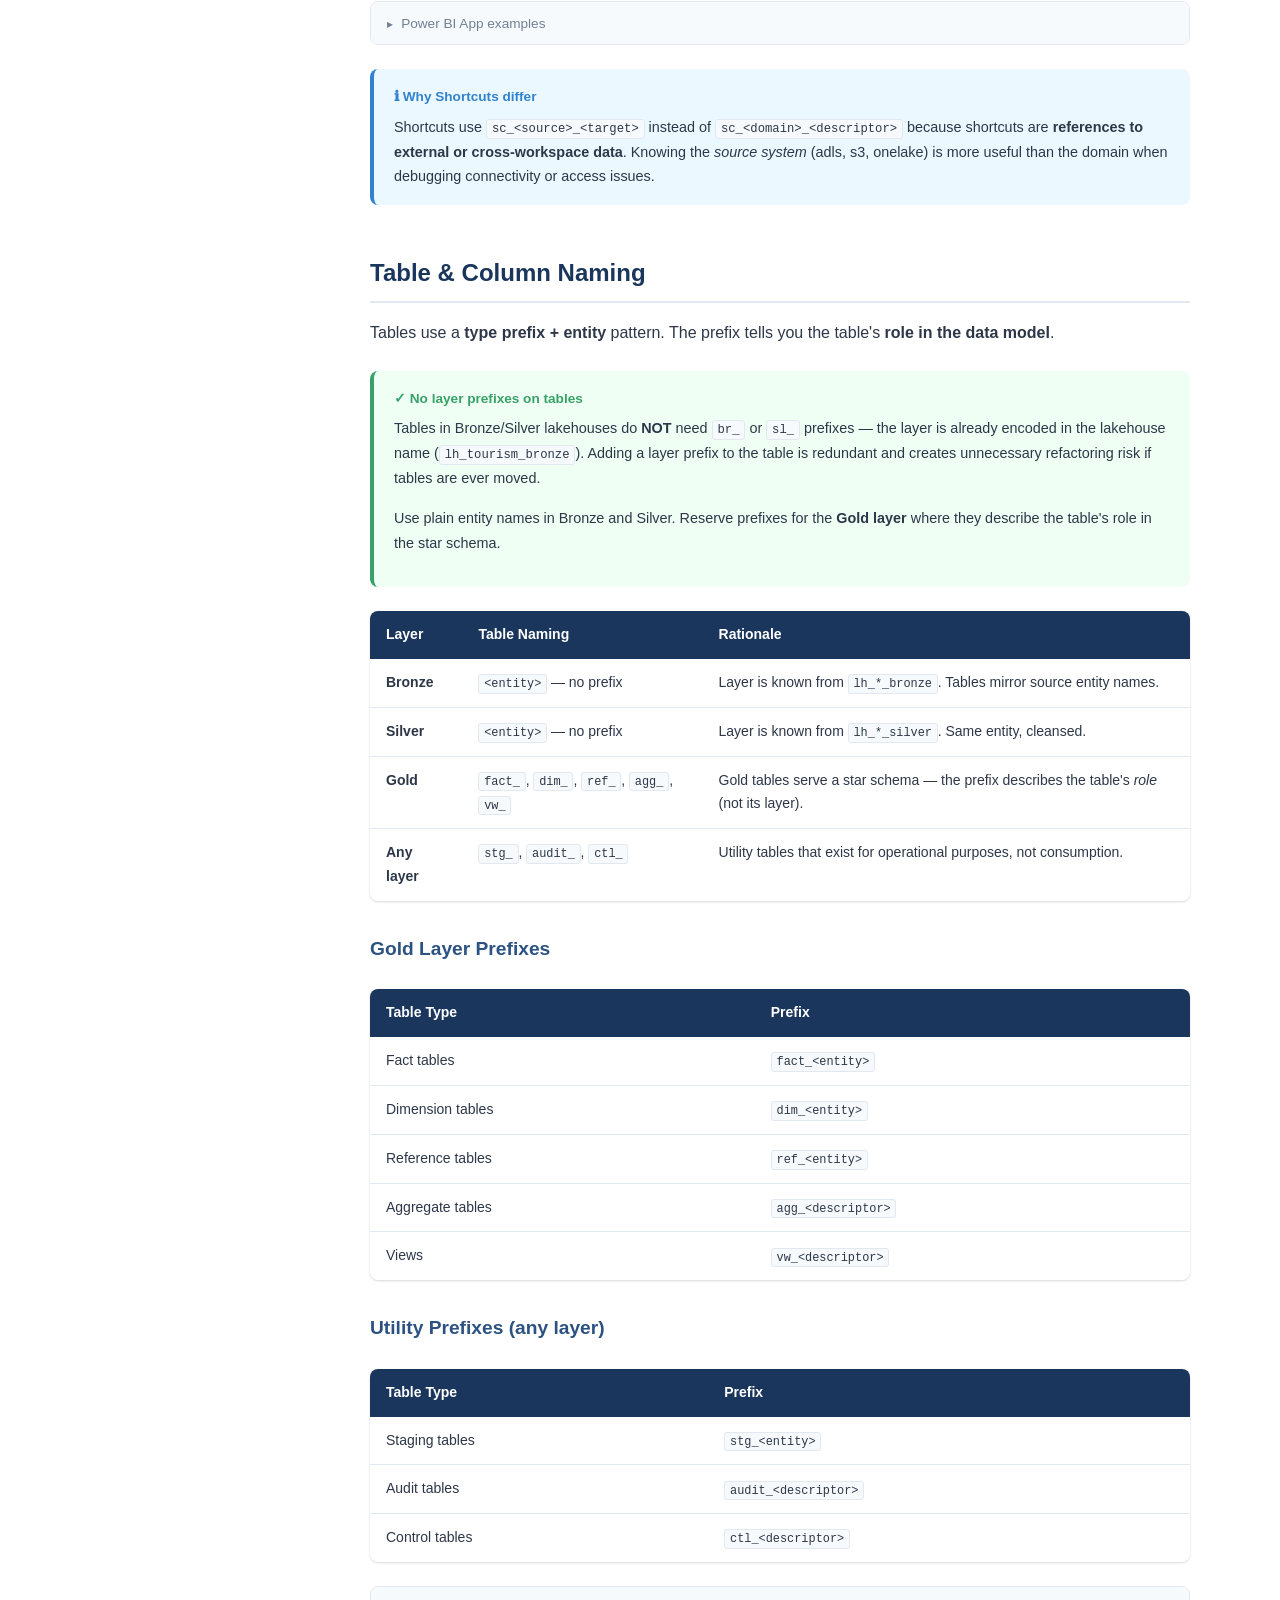
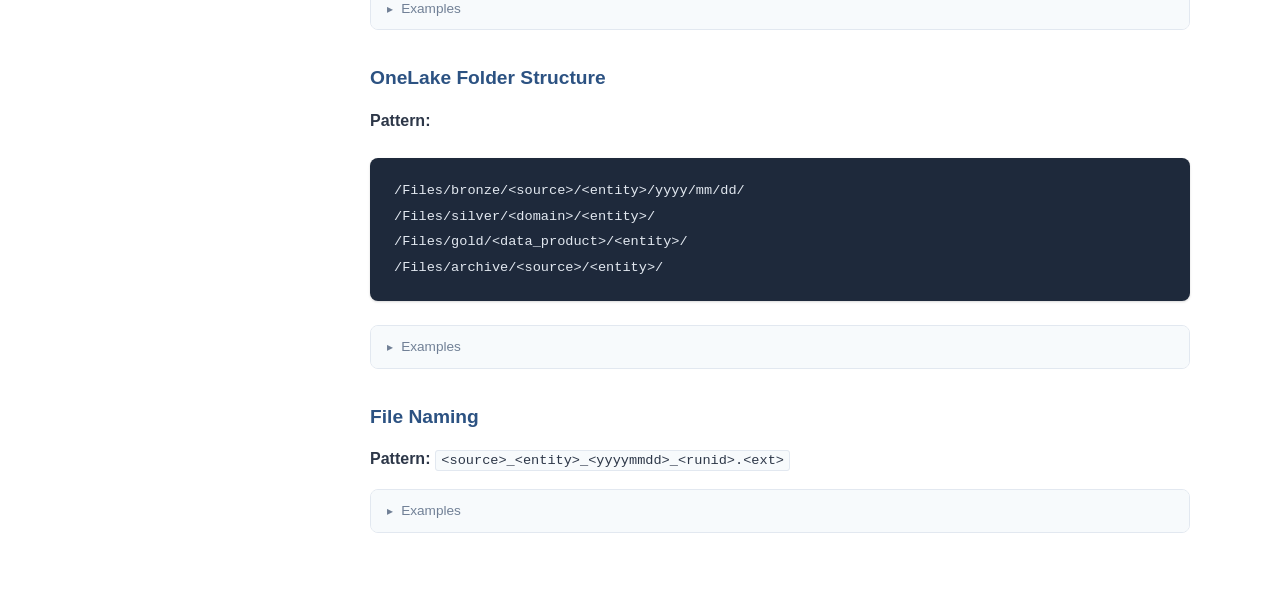
<file: pages/data-architecture.html>
<!DOCTYPE html>
<html lang="en">
<head>
    <meta charset="UTF-8">
    <meta name="viewport" content="width=device-width, initial-scale=1.0">
    <title>Data Architecture & Naming — Fabric Best Practices</title>
    <link rel="stylesheet" href="../css/style.css">
</head>
<body>
    <!-- Header -->
    <header class="site-header">
        <button class="mobile-menu-btn" onclick="toggleSidebar()" aria-label="Toggle menu">☰</button>
        <a href="../index.html" class="logo">
            <div class="logo-icon">DGE</div>
            <div>
                <div class="logo-text">Fabric Best Practices</div>
                <div class="logo-subtitle">Abu Dhabi Government</div>
            </div>
        </a>
        <div class="header-right">
            <span class="header-badge">UAE Region</span>
        </div>
    </header>

    <!-- Sidebar -->
    <nav class="sidebar" id="sidebar">
        <ul class="sidebar-nav">
            <li class="sidebar-section">
                <div class="sidebar-section-title">Getting Started</div>
            </li>
            <li><a href="../index.html" class="sidebar-link">
                <span class="link-number">⌂</span> Overview
            </a></li>
            <li class="sidebar-section">
                <div class="sidebar-section-title">Platform Setup</div>
            </li>
            <li><a href="capacity-planning.html" class="sidebar-link">
                <span class="link-number">1</span> Capacity & Licensing
            </a></li>
            <li><a href="tenant-configuration.html" class="sidebar-link">
                <span class="link-number">2</span> Tenant Configuration
            </a></li>
            <li><a href="workspace-design.html" class="sidebar-link">
                <span class="link-number">3</span> Workspace Design
            </a></li>
            <li><a href="security-access.html" class="sidebar-link">
                <span class="link-number">4</span> Security & Access
            </a></li>
            <li class="sidebar-section">
                <div class="sidebar-section-title">Build & Deliver</div>
            </li>
            <li><a href="data-architecture.html" class="sidebar-link active">
                <span class="link-number">5</span> Architecture & Naming
            </a></li>
            <li><a href="cicd.html" class="sidebar-link">
                <span class="link-number">6</span> CI/CD & Lifecycle
            </a></li>
            <li class="sidebar-section">
                <div class="sidebar-section-title">Operate</div>
            </li>
            <li><a href="#" class="sidebar-link coming-soon">
                <span class="link-number">7</span> Governance & Compliance
            </a></li>
            <li><a href="#" class="sidebar-link coming-soon">
                <span class="link-number">8</span> Monitoring
            </a></li>
        </ul>
    </nav>

    <!-- Main Content -->
    <main class="main-content">
        <div class="page-content">
            <div class="page-header">
                <h1>5. Data Architecture & Naming Conventions</h1>
                <p class="page-subtitle">Lakehouse vs Warehouse, medallion architecture, data formats, and the complete DGE naming standard.</p>
            </div>

            <!-- Lakehouse vs Warehouse -->
            <h2>Choosing: Lakehouse vs. Warehouse</h2>
            <p>Fabric offers both a <strong>Lakehouse</strong> (Spark-based, Delta Lake) and a <strong>Warehouse</strong> (T-SQL, fully managed). They can coexist in the same architecture.</p>

            <div class="table-wrapper">
                <table>
                    <thead>
                        <tr>
                            <th>Criteria</th>
                            <th>Lakehouse</th>
                            <th>Warehouse</th>
                        </tr>
                    </thead>
                    <tbody>
                        <tr>
                            <td><strong>Engine</strong></td>
                            <td>Apache Spark + SQL analytics endpoint (read-only SQL)</td>
                            <td>Full T-SQL engine (read + write)</td>
                        </tr>
                        <tr>
                            <td><strong>Best for</strong></td>
                            <td>Data engineering, large-scale transformations, data science, semi-structured data</td>
                            <td>Business logic in stored procedures, complex SQL joins, familiar SQL Server patterns</td>
                        </tr>
                        <tr>
                            <td><strong>Write method</strong></td>
                            <td>Spark (PySpark, Scala), Dataflows, Pipelines</td>
                            <td>T-SQL INSERT/UPDATE/DELETE, stored procedures, COPY INTO</td>
                        </tr>
                        <tr>
                            <td><strong>Storage format</strong></td>
                            <td>Delta Parquet (open format in OneLake)</td>
                            <td>Delta Parquet (open format in OneLake)</td>
                        </tr>
                        <tr>
                            <td><strong>Schema enforcement</strong></td>
                            <td>Schema-on-read (flexible), Delta schema enforcement optional</td>
                            <td>Schema-on-write (strict), enforced constraints</td>
                        </tr>
                        <tr>
                            <td><strong>Security model</strong></td>
                            <td>OneLake security roles + SQL grants on analytics endpoint</td>
                            <td>Full T-SQL security (GRANT/DENY/REVOKE, RLS, CLS)</td>
                        </tr>
                        <tr>
                            <td><strong>CI/CD</strong></td>
                            <td>Git-integrated (metadata only; data not stored in Git)</td>
                            <td>Recommend separate workspace, not Git-integrated; deploy via dacpac/SQLPackage</td>
                        </tr>
                    </tbody>
                </table>
            </div>

            <div class="callout callout-info">
                <div class="callout-title">ℹ Common Pattern</div>
                <div class="callout-body">
                    Use <strong>Lakehouse for Bronze and Silver layers</strong> (data engineering with Spark), and either a <strong>Lakehouse or Warehouse for Gold</strong> depending on your team's SQL expertise. If using a Warehouse in Gold, create shortcuts in a gold Lakehouse to expose Warehouse tables for OneLake/Spark access.
                </div>
            </div>

            <!-- Delta & Iceberg -->
            <h2>Data Formats: Delta Parquet & Iceberg</h2>
            <p>All data in OneLake is stored in <strong>open formats</strong> — this prevents vendor lock-in and ensures future interoperability with other government platforms.</p>

            <h3>Delta Lake (Default)</h3>
            <ul>
                <li>Default table format for all Fabric Lakehouses and Warehouses</li>
                <li>Supports ACID transactions, time travel, schema evolution</li>
                <li>Optimised for both batch and streaming workloads</li>
                <li>Readable by any tool that supports Parquet + Delta protocol</li>
            </ul>

            <h3>Apache Iceberg</h3>
            <ul>
                <li>Fabric supports Iceberg tables via <strong>metadata virtualisation</strong></li>
                <li>Iceberg tables can be read as Delta tables across Fabric, and Delta tables can be accessed by Iceberg-compatible services (e.g., Snowflake)</li>
                <li>Useful when data needs to be shared with non-Microsoft platforms</li>
            </ul>

            <div class="callout callout-success">
                <div class="callout-title">✓ Relevance for Abu Dhabi Government</div>
                <div class="callout-body">
                    Open formats (Delta/Iceberg) ensure your data is <strong>not locked into a proprietary format</strong>. If policies change or a new platform is adopted, your data remains accessible without costly migration. This aligns with government data sovereignty and interoperability requirements.
                </div>
            </div>

            <!-- Medallion Architecture -->
            <h2>Medallion Architecture (Bronze / Silver / Gold)</h2>
            <p>The medallion architecture organises data into layers of increasing quality and business readiness:</p>

            <div class="table-wrapper">
                <table>
                    <thead>
                        <tr>
                            <th>Layer</th>
                            <th>Purpose</th>
                            <th>Data Format</th>
                            <th>Who Accesses</th>
                        </tr>
                    </thead>
                    <tbody>
                        <tr>
                            <td><strong>Bronze</strong></td>
                            <td>Raw ingestion — exact copy of source data. Immutable historical record. Supports re-processing if logic changes.</td>
                            <td><strong>Delta format recommended</strong> (even for raw data) — enables time travel, schema enforcement, and efficient queries. Raw files (JSON, CSV, Parquet) land in <code>/Files/bronze/</code> before being loaded into Delta tables.</td>
                            <td>Data engineers only</td>
                        </tr>
                        <tr>
                            <td><strong>Silver</strong></td>
                            <td>Cleansed, conformed, deduplicated. Standard data types, null handling, business keys applied. This is the "enterprise-ready" layer.</td>
                            <td>Delta tables. Optimised with Z-ORDER on common filter columns.</td>
                            <td>Data engineers, data scientists</td>
                        </tr>
                        <tr>
                            <td><strong>Gold</strong></td>
                            <td>Business-ready, aggregated, modelled (star schema: facts + dimensions). Optimised for reporting and analytics consumption.</td>
                            <td>Delta tables (Lakehouse) or Warehouse tables. Semantic models built on top.</td>
                            <td>BI developers, business users (via semantic models/reports)</td>
                        </tr>
                    </tbody>
                </table>
            </div>

            <div class="callout callout-warning">
                <div class="callout-title">⚡ Should Bronze Be Delta?</div>
                <div class="callout-body">
                    <p><strong>Yes — store Bronze as Delta tables.</strong> While raw files initially land in <code>/Files/bronze/</code> (landing zone), they should be immediately loaded into Delta tables in <code>/Tables/</code>. This provides:</p>
                    <ul style="margin-left:1rem; margin-top:0.5rem;">
                        <li>Time travel — reprocess from any point in history</li>
                        <li>Schema enforcement — catch source schema changes early</li>
                        <li>Efficient queries — Spark/SQL can query Bronze directly for debugging</li>
                        <li>VACUUM support — manage storage growth over time</li>
                    </ul>
                    <p style="margin-top:0.5rem;">Keep the raw files in <code>/Files/</code> as an archive/landing zone, but your primary Bronze tables should be Delta.</p>
                </div>
            </div>

            <!-- Naming Conventions -->
            <h2>DGE Naming Conventions Standard</h2>

            <div class="callout callout-info">
                <div class="callout-title">ℹ Global Rules</div>
                <div class="callout-body">
                    <strong>Use:</strong> <code>lowercase</code>, <code>snake_case</code>, descriptive names, standard prefixes<br>
                    <strong>Avoid:</strong> spaces, special characters, <code>Final</code>, <code>Final_v2</code>, <code>New</code>, <code>Test123</code>, <code>MyReport</code><br>
                    <strong>Environments:</strong> <code>dev</code>, <code>test</code>, <code>prod</code>
                </div>
            </div>

            <!-- Design Rationale -->
            <h3>Convention Design Rationale</h3>
            <p>All item names follow one of <strong>three structural patterns</strong>, chosen based on what information you need at a glance:</p>

            <div class="table-wrapper">
                <table>
                    <thead>
                        <tr>
                            <th>Item Category</th>
                            <th>Pattern Structure</th>
                            <th>Why</th>
                        </tr>
                    </thead>
                    <tbody>
                        <tr>
                            <td><strong>Storage items</strong><br>(Lakehouse, Warehouse, KQL DB, Eventhouse)</td>
                            <td><code>prefix_&lt;domain&gt;_&lt;layer&gt;</code></td>
                            <td>You need to know: <em>what data domain</em> and <em>what stage in the pipeline</em>. These are "locations" in your architecture.</td>
                        </tr>
                        <tr>
                            <td><strong>Processing items</strong><br>(Pipeline, Notebook, Dataflow, Eventstream)</td>
                            <td><code>prefix_&lt;action&gt;_&lt;target&gt;</code></td>
                            <td>You need to know: <em>what it does</em> and <em>what it operates on</em>. These are "verbs" that move/transform data.</td>
                        </tr>
                        <tr>
                            <td><strong>Consumption items</strong><br>(Semantic Model, Report, App, Data Product, Data Agent)</td>
                            <td><code>prefix_&lt;domain&gt;_&lt;descriptor&gt;</code></td>
                            <td>You need to know: <em>which business area</em> and <em>what business concept</em> it serves. These are "outputs" for users.</td>
                        </tr>
                    </tbody>
                </table>
            </div>

            <!-- Workspaces -->
            <h3>Workspaces</h3>
            <p><strong>Pattern:</strong> <code>DGE-&lt;Domain or Data Product&gt; [Environment]</code> — Production has no suffix.</p>
            <details>
                <summary>Examples</summary>
                <pre><code>DGE-Tourism Insights [Dev]
DGE-Tourism Insights [Test]
DGE-Tourism Insights

DGE-Cultural Assets [Dev]
DGE-Cultural Assets</code></pre>
            </details>
            <p class="text-small text-muted">Do not use: "Workspace", "Fabric", "Power BI", "Final", "New", "Test Workspace"</p>

            <!-- Domains -->
            <h3>Fabric Domains & Subdomains</h3>
            <pre><code>DGE
 ├── Tourism
 ├── Culture
 ├── Events
 ├── Heritage
 ├── Shared Reference Data
 └── Strategy & Performance</code></pre>

            <!-- Storage Items -->
            <h2>Storage Items — <code>prefix_&lt;domain&gt;_&lt;layer&gt;</code></h2>
            <p>All data containers follow the same pattern. You always know the <strong>business domain</strong> and the <strong>medallion layer</strong>.</p>

            <h3>Lakehouses</h3>
            <p><strong>Pattern:</strong> <code>lh_&lt;domain&gt;_&lt;layer&gt;</code></p>
            <details>
                <summary>Examples</summary>
                <pre><code>lh_tourism_bronze
lh_tourism_silver
lh_tourism_gold
lh_events_bronze
lh_events_silver
lh_events_gold
lh_shared_reference</code></pre>
            </details>

            <h3>Warehouses</h3>
            <p><strong>Pattern:</strong> <code>wh_&lt;domain&gt;_&lt;layer&gt;</code></p>
            <p class="text-small text-muted">Warehouses almost always serve the gold layer. The layer is still included for consistency with lakehouses — you can search <code>*_gold</code> to find all gold-layer items regardless of type.</p>
            <details>
                <summary>Examples</summary>
                <pre><code>wh_tourism_gold
wh_events_gold
wh_strategy_gold</code></pre>
            </details>

            <h3>Eventhouses</h3>
            <p><strong>Pattern:</strong> <code>evh_&lt;domain&gt;_&lt;layer&gt;</code></p>
            <p class="text-small text-muted">For real-time analytics, use <code>realtime</code> as the layer identifier (since medallion layers don't cleanly apply to streaming).</p>
            <details>
                <summary>Examples</summary>
                <pre><code>evh_events_realtime
evh_tourism_realtime</code></pre>
            </details>

            <h3>KQL Databases</h3>
            <p><strong>Pattern:</strong> <code>kqldb_&lt;domain&gt;_&lt;layer&gt;</code></p>
            <details>
                <summary>Examples</summary>
                <pre><code>kqldb_events_bronze
kqldb_events_silver</code></pre>
            </details>

            <h3>SQL Databases</h3>
            <p><strong>Pattern:</strong> <code>sqldb_&lt;domain&gt;_&lt;layer&gt;</code></p>
            <p class="text-small text-muted">SQL Databases are typically operational (not medallion). Use <code>ops</code> as the layer for operational databases.</p>
            <details>
                <summary>Examples</summary>
                <pre><code>sqldb_tourism_ops
sqldb_events_ops
sqldb_shared_reference</code></pre>
            </details>

            <div class="callout callout-info">
                <div class="callout-title">ℹ Valid layer values</div>
                <div class="callout-body">
                    <code>bronze</code> · <code>silver</code> · <code>gold</code> · <code>realtime</code> · <code>ops</code> · <code>reference</code>
                </div>
            </div>

            <!-- Processing Items -->
            <h2>Processing Items — <code>prefix_&lt;action&gt;_&lt;target&gt;</code></h2>
            <p>All workload/processing items follow an <strong>action-oriented</strong> pattern. The <code>&lt;target&gt;</code> describes what the item operates on, and its format depends on the action:</p>

            <div class="table-wrapper">
                <table>
                    <thead>
                        <tr>
                            <th>Action</th>
                            <th>Target describes</th>
                            <th>Example</th>
                        </tr>
                    </thead>
                    <tbody>
                        <tr><td><code>ingest</code></td><td>The entity being loaded (source data)</td><td><code>pl_ingest_hotel_occupancy</code></td></tr>
                        <tr><td><code>transform</code></td><td>The destination: <code>&lt;domain&gt;_&lt;layer&gt;</code></td><td><code>nb_transform_tourism_silver</code></td></tr>
                        <tr><td><code>clean</code></td><td>The destination: <code>&lt;domain&gt;_&lt;layer&gt;</code></td><td><code>nb_clean_events_silver</code></td></tr>
                        <tr><td><code>validate</code></td><td>What is being checked</td><td><code>pl_validate_tourism_gold</code></td></tr>
                        <tr><td><code>publish</code></td><td>What is being published</td><td><code>pl_publish_executive_kpis</code></td></tr>
                        <tr><td><code>refresh</code></td><td>What is being refreshed</td><td><code>pl_refresh_tourism_gold</code></td></tr>
                        <tr><td><code>archive</code></td><td>What is being archived</td><td><code>pl_archive_events_bronze</code></td></tr>
                        <tr><td><code>master</code></td><td>The scope of orchestration</td><td><code>pl_master_tourism_daily</code></td></tr>
                        <tr><td><code>stream</code></td><td>The data being streamed</td><td><code>es_stream_event_attendance</code></td></tr>
                    </tbody>
                </table>
            </div>

            <div class="callout callout-warning">
                <div class="callout-title">⚡ Why target format varies by action</div>
                <div class="callout-body">
                    <p>This is <strong>intentional, not inconsistent</strong>. An ingest pipeline naturally names its source entity (<em>"I ingest hotel_occupancy"</em>), while a transform notebook names its destination (<em>"I transform data into tourism_silver"</em>). Forcing a rigid structure for all actions would make names less readable.</p>
                    <p style="margin-top:0.5rem;">The rule: <strong>target = whatever makes the item's purpose obvious at a glance.</strong></p>
                </div>
            </div>

            <h3>Data Pipelines</h3>
            <p><strong>Pattern:</strong> <code>pl_&lt;action&gt;_&lt;target&gt;</code></p>
            <details>
                <summary>Examples</summary>
                <pre><code>pl_ingest_hotel_occupancy
pl_ingest_museum_visits
pl_ingest_event_permits
pl_transform_tourism_silver
pl_transform_tourism_gold
pl_validate_tourism_gold
pl_refresh_events_gold
pl_archive_events_bronze
pl_master_tourism_daily</code></pre>
            </details>
            <p><strong>Approved actions:</strong> <code>ingest</code> · <code>transform</code> · <code>refresh</code> · <code>publish</code> · <code>validate</code> · <code>archive</code> · <code>master</code></p>

            <h3>Notebooks</h3>
            <p><strong>Pattern:</strong> <code>nb_&lt;action&gt;_&lt;target&gt;</code></p>
            <details>
                <summary>Examples</summary>
                <pre><code>nb_clean_tourism_silver
nb_transform_events_gold
nb_validate_cultural_assets_gold
nb_generate_dim_date</code></pre>
            </details>

            <h3>Dataflows Gen2</h3>
            <p><strong>Pattern:</strong> <code>df_&lt;action&gt;_&lt;target&gt;</code></p>
            <details>
                <summary>Examples</summary>
                <pre><code>df_ingest_visitor_surveys
df_ingest_event_categories
df_clean_partner_submissions</code></pre>
            </details>

            <h3>Eventstreams</h3>
            <p><strong>Pattern:</strong> <code>es_&lt;action&gt;_&lt;target&gt;</code></p>
            <p class="text-small text-muted">Eventstreams use <code>stream</code> as the default action. Follows the same processing pattern for discoverability.</p>
            <details>
                <summary>Examples</summary>
                <pre><code>es_stream_event_attendance
es_stream_visitor_tracking
es_stream_transport_telemetry</code></pre>
            </details>

            <h3>KQL Querysets</h3>
            <p><strong>Pattern:</strong> <code>kql_&lt;action&gt;_&lt;target&gt;</code></p>
            <p class="text-small text-muted">KQL Querysets use <code>monitor</code>, <code>analyze</code>, or <code>explore</code> as actions.</p>
            <details>
                <summary>Examples</summary>
                <pre><code>kql_monitor_event_operations
kql_monitor_system_health
kql_analyze_visitor_patterns</code></pre>
            </details>

            <!-- Consumption Items -->
            <h2>Consumption Items — <code>prefix_&lt;domain&gt;_&lt;descriptor&gt;</code></h2>
            <p>All items consumed by business users follow the same pattern: <strong>domain + a brief descriptor</strong> of the business concept served.</p>

            <div class="table-wrapper">
                <table>
                    <thead>
                        <tr>
                            <th>Item Type</th>
                            <th>Pattern</th>
                        </tr>
                    </thead>
                    <tbody>
                        <tr><td>Semantic Model</td><td><code>sm_&lt;domain&gt;_&lt;descriptor&gt;</code></td></tr>
                        <tr><td>Report</td><td><code>rpt_&lt;domain&gt;_&lt;descriptor&gt;</code></td></tr>
                        <tr><td>Data Product</td><td><code>dp_&lt;domain&gt;_&lt;descriptor&gt;</code></td></tr>
                        <tr><td>Data Agent</td><td><code>da_&lt;domain&gt;_&lt;descriptor&gt;</code></td></tr>
                        <tr><td>Shortcut</td><td><code>sc_&lt;source&gt;_&lt;target&gt;</code></td></tr>
                        <tr><td>Power BI App</td><td><code>DGE &lt;Domain&gt; &lt;Descriptor&gt; App</code></td></tr>
                    </tbody>
                </table>
            </div>

            <details>
                <summary>Semantic Model examples</summary>
                <pre><code>sm_tourism_performance
sm_events_attendance
sm_cultural_assets
sm_strategy_executive_kpis</code></pre>
            </details>

            <details>
                <summary>Report examples</summary>
                <pre><code>rpt_tourism_executive_dashboard
rpt_events_operations
rpt_cultural_assets_overview
rpt_strategy_governance_scorecard</code></pre>
            </details>

            <details>
                <summary>Data Product / Data Agent examples</summary>
                <pre><code>dp_tourism_performance
dp_events_operations
dp_cultural_assets

da_tourism_insights
da_events_support</code></pre>
            </details>

            <details>
                <summary>Shortcut examples</summary>
                <pre><code>sc_adls_tourism_raw
sc_s3_events_archive
sc_onelake_shared_reference</code></pre>
            </details>

            <details>
                <summary>Power BI App examples</summary>
                <pre><code>DGE Tourism Insights App
DGE Events Operations App
DGE Executive Performance App</code></pre>
            </details>

            <div class="callout callout-info">
                <div class="callout-title">ℹ Why Shortcuts differ</div>
                <div class="callout-body">
                    Shortcuts use <code>sc_&lt;source&gt;_&lt;target&gt;</code> instead of <code>sc_&lt;domain&gt;_&lt;descriptor&gt;</code> because shortcuts are <strong>references to external or cross-workspace data</strong>. Knowing the <em>source system</em> (adls, s3, onelake) is more useful than the domain when debugging connectivity or access issues.
                </div>
            </div>

            <!-- Table Naming -->
            <h2>Table & Column Naming</h2>
            <p>Tables use a <strong>type prefix + entity</strong> pattern. The prefix tells you the table's <strong>role in the data model</strong>.</p>

            <div class="callout callout-success">
                <div class="callout-title">✓ No layer prefixes on tables</div>
                <div class="callout-body">
                    <p>Tables in Bronze/Silver lakehouses do <strong>NOT</strong> need <code>br_</code> or <code>sl_</code> prefixes — the layer is already encoded in the lakehouse name (<code>lh_tourism_bronze</code>). Adding a layer prefix to the table is redundant and creates unnecessary refactoring risk if tables are ever moved.</p>
                    <p style="margin-top:0.5rem;">Use plain entity names in Bronze and Silver. Reserve prefixes for the <strong>Gold layer</strong> where they describe the table's role in the star schema.</p>
                </div>
            </div>

            <div class="table-wrapper">
                <table>
                    <thead>
                        <tr>
                            <th>Layer</th>
                            <th>Table Naming</th>
                            <th>Rationale</th>
                        </tr>
                    </thead>
                    <tbody>
                        <tr>
                            <td><strong>Bronze</strong></td>
                            <td><code>&lt;entity&gt;</code> — no prefix</td>
                            <td>Layer is known from <code>lh_*_bronze</code>. Tables mirror source entity names.</td>
                        </tr>
                        <tr>
                            <td><strong>Silver</strong></td>
                            <td><code>&lt;entity&gt;</code> — no prefix</td>
                            <td>Layer is known from <code>lh_*_silver</code>. Same entity, cleansed.</td>
                        </tr>
                        <tr>
                            <td><strong>Gold</strong></td>
                            <td><code>fact_</code>, <code>dim_</code>, <code>ref_</code>, <code>agg_</code>, <code>vw_</code></td>
                            <td>Gold tables serve a star schema — the prefix describes the table's <em>role</em> (not its layer).</td>
                        </tr>
                        <tr>
                            <td><strong>Any layer</strong></td>
                            <td><code>stg_</code>, <code>audit_</code>, <code>ctl_</code></td>
                            <td>Utility tables that exist for operational purposes, not consumption.</td>
                        </tr>
                    </tbody>
                </table>
            </div>

            <h3>Gold Layer Prefixes</h3>
            <div class="table-wrapper">
                <table>
                    <thead>
                        <tr>
                            <th>Table Type</th>
                            <th>Prefix</th>
                        </tr>
                    </thead>
                    <tbody>
                        <tr><td>Fact tables</td><td><code>fact_&lt;entity&gt;</code></td></tr>
                        <tr><td>Dimension tables</td><td><code>dim_&lt;entity&gt;</code></td></tr>
                        <tr><td>Reference tables</td><td><code>ref_&lt;entity&gt;</code></td></tr>
                        <tr><td>Aggregate tables</td><td><code>agg_&lt;descriptor&gt;</code></td></tr>
                        <tr><td>Views</td><td><code>vw_&lt;descriptor&gt;</code></td></tr>
                    </tbody>
                </table>
            </div>

            <h3>Utility Prefixes (any layer)</h3>
            <div class="table-wrapper">
                <table>
                    <thead>
                        <tr>
                            <th>Table Type</th>
                            <th>Prefix</th>
                        </tr>
                    </thead>
                    <tbody>
                        <tr><td>Staging tables</td><td><code>stg_&lt;entity&gt;</code></td></tr>
                        <tr><td>Audit tables</td><td><code>audit_&lt;descriptor&gt;</code></td></tr>
                        <tr><td>Control tables</td><td><code>ctl_&lt;descriptor&gt;</code></td></tr>
                    </tbody>
                </table>
            </div>

            <details>
                <summary>Examples</summary>
                <pre><code>-- Bronze lakehouse (lh_tourism_bronze) — plain entity names
hotel_occupancy
museum_visits
event_permits

-- Silver lakehouse (lh_tourism_silver) — plain entity names
hotel_occupancy
event_permits
visitor_surveys

-- Gold lakehouse/warehouse — star schema prefixes
fact_hotel_occupancy
fact_event_attendance
fact_museum_visits
dim_hotel
dim_region
dim_event
dim_date
ref_country
ref_language
ref_event_category
agg_tourism_monthly_kpis
agg_event_attendance_by_region
vw_monthly_tourism_kpis
vw_daily_event_summary

-- Utility tables (can exist in any layer)
stg_event_permits
stg_visitor_surveys
audit_pipeline_runs
audit_data_quality
ctl_refresh_history
ctl_load_status</code></pre>
            </details>

            <!-- OneLake Folder Structure -->
            <h3>OneLake Folder Structure</h3>
            <p><strong>Pattern:</strong></p>
            <pre><code>/Files/bronze/&lt;source&gt;/&lt;entity&gt;/yyyy/mm/dd/
/Files/silver/&lt;domain&gt;/&lt;entity&gt;/
/Files/gold/&lt;data_product&gt;/&lt;entity&gt;/
/Files/archive/&lt;source&gt;/&lt;entity&gt;/</code></pre>
            <details>
                <summary>Examples</summary>
                <pre><code>/Files/bronze/hotel_system/occupancy/2026/07/06/
/Files/silver/tourism/hotel_occupancy/
/Files/gold/tourism_performance/monthly_kpis/
/Files/archive/events_platform/event_permits/</code></pre>
            </details>

            <!-- File Naming -->
            <h3>File Naming</h3>
            <p><strong>Pattern:</strong> <code>&lt;source&gt;_&lt;entity&gt;_&lt;yyyymmdd&gt;_&lt;runid&gt;.&lt;ext&gt;</code></p>
            <details>
                <summary>Examples</summary>
                <pre><code>hotel_system_occupancy_20260706_001.parquet
event_platform_permits_20260706_001.json
visitor_surveys_20260706_001.csv</code></pre>
            </details>

        </div>
    </main>

    <script>
        function toggleSidebar() {
            document.getElementById('sidebar').classList.toggle('open');
        }
    </script>
</body>
</html>
</file>
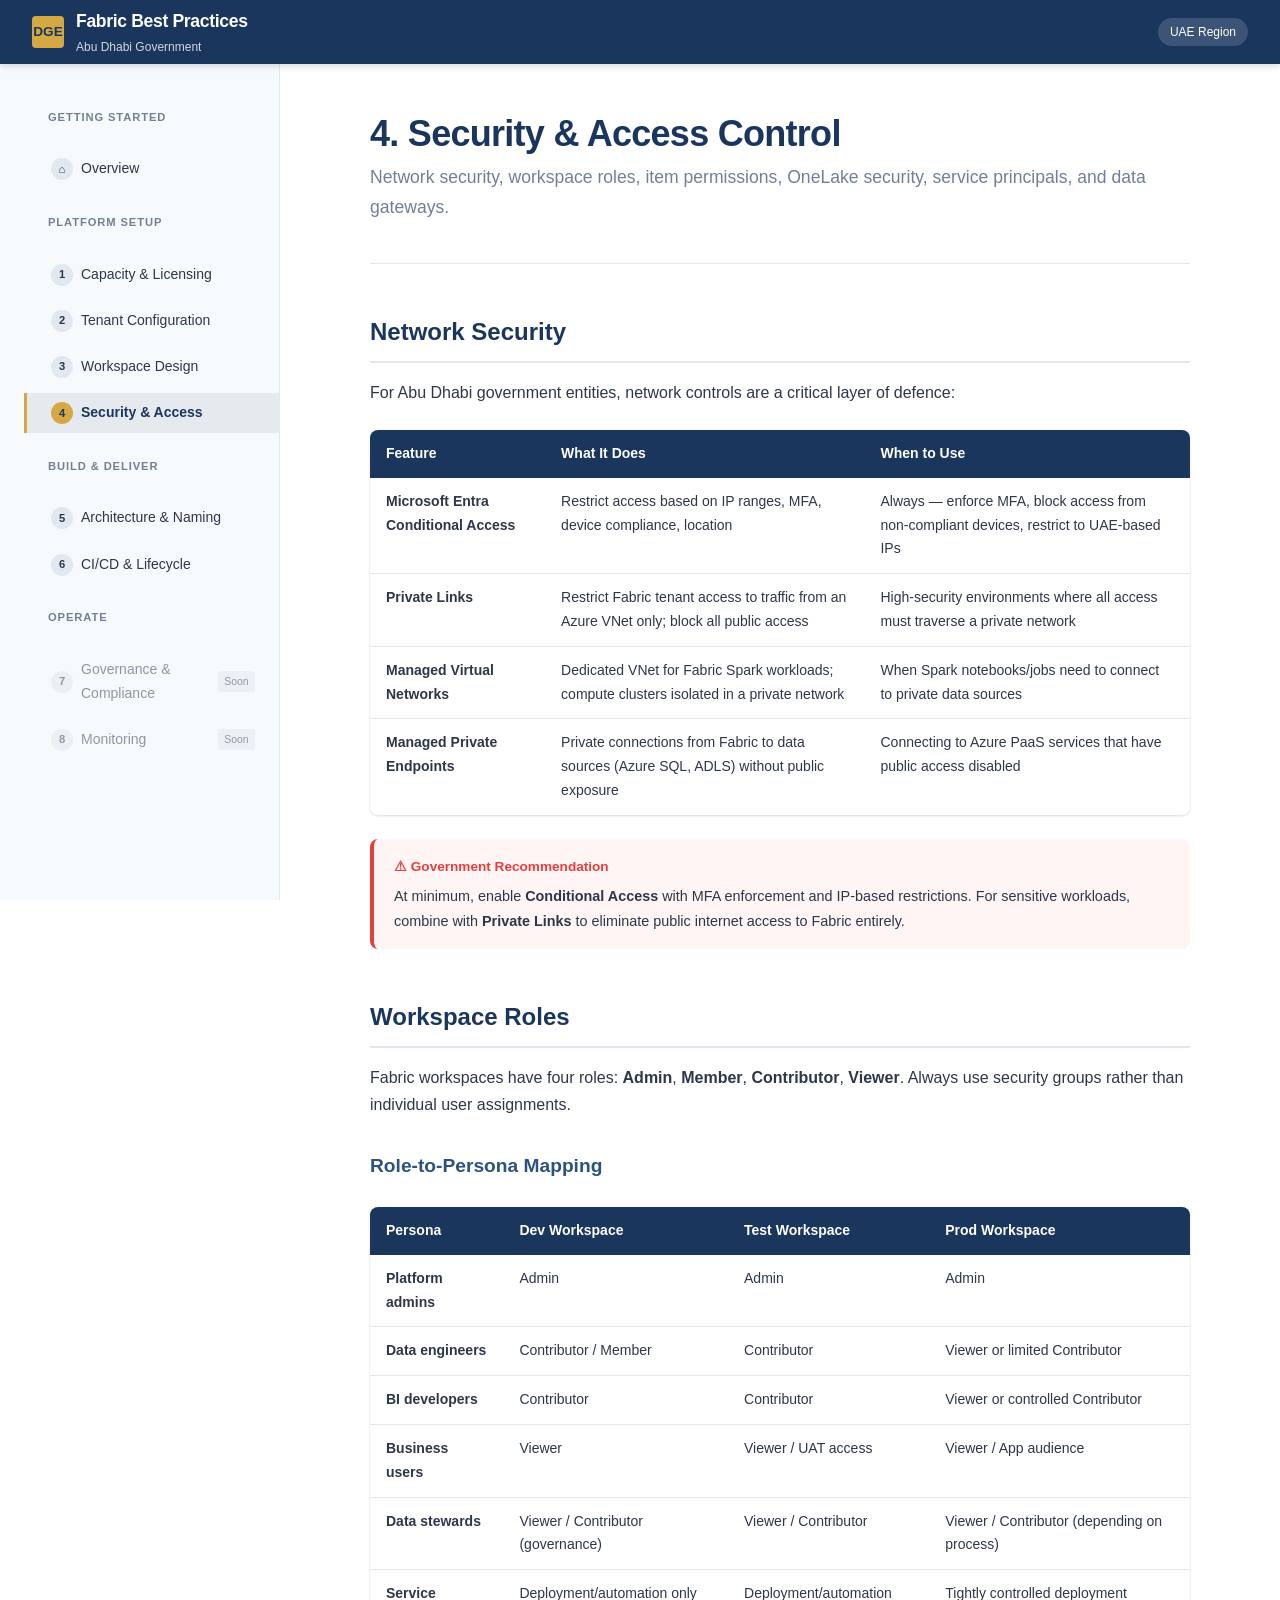
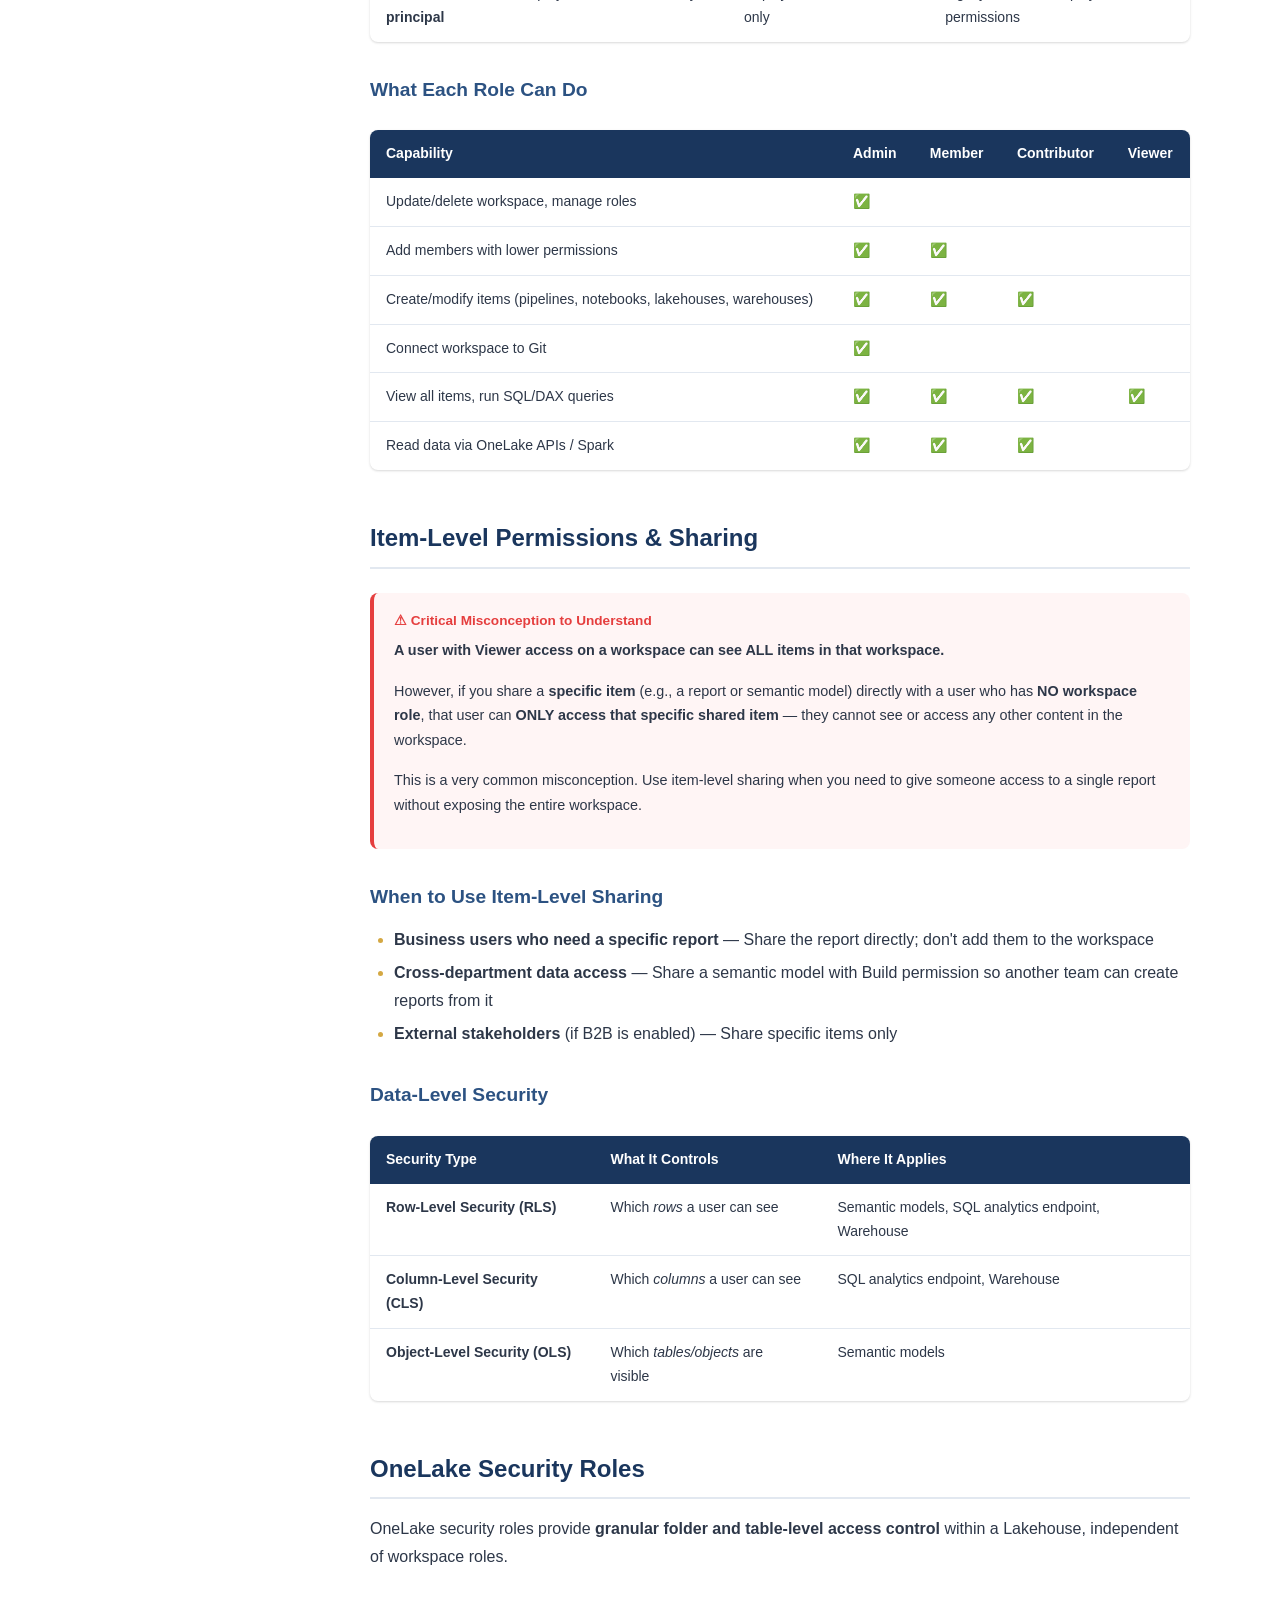
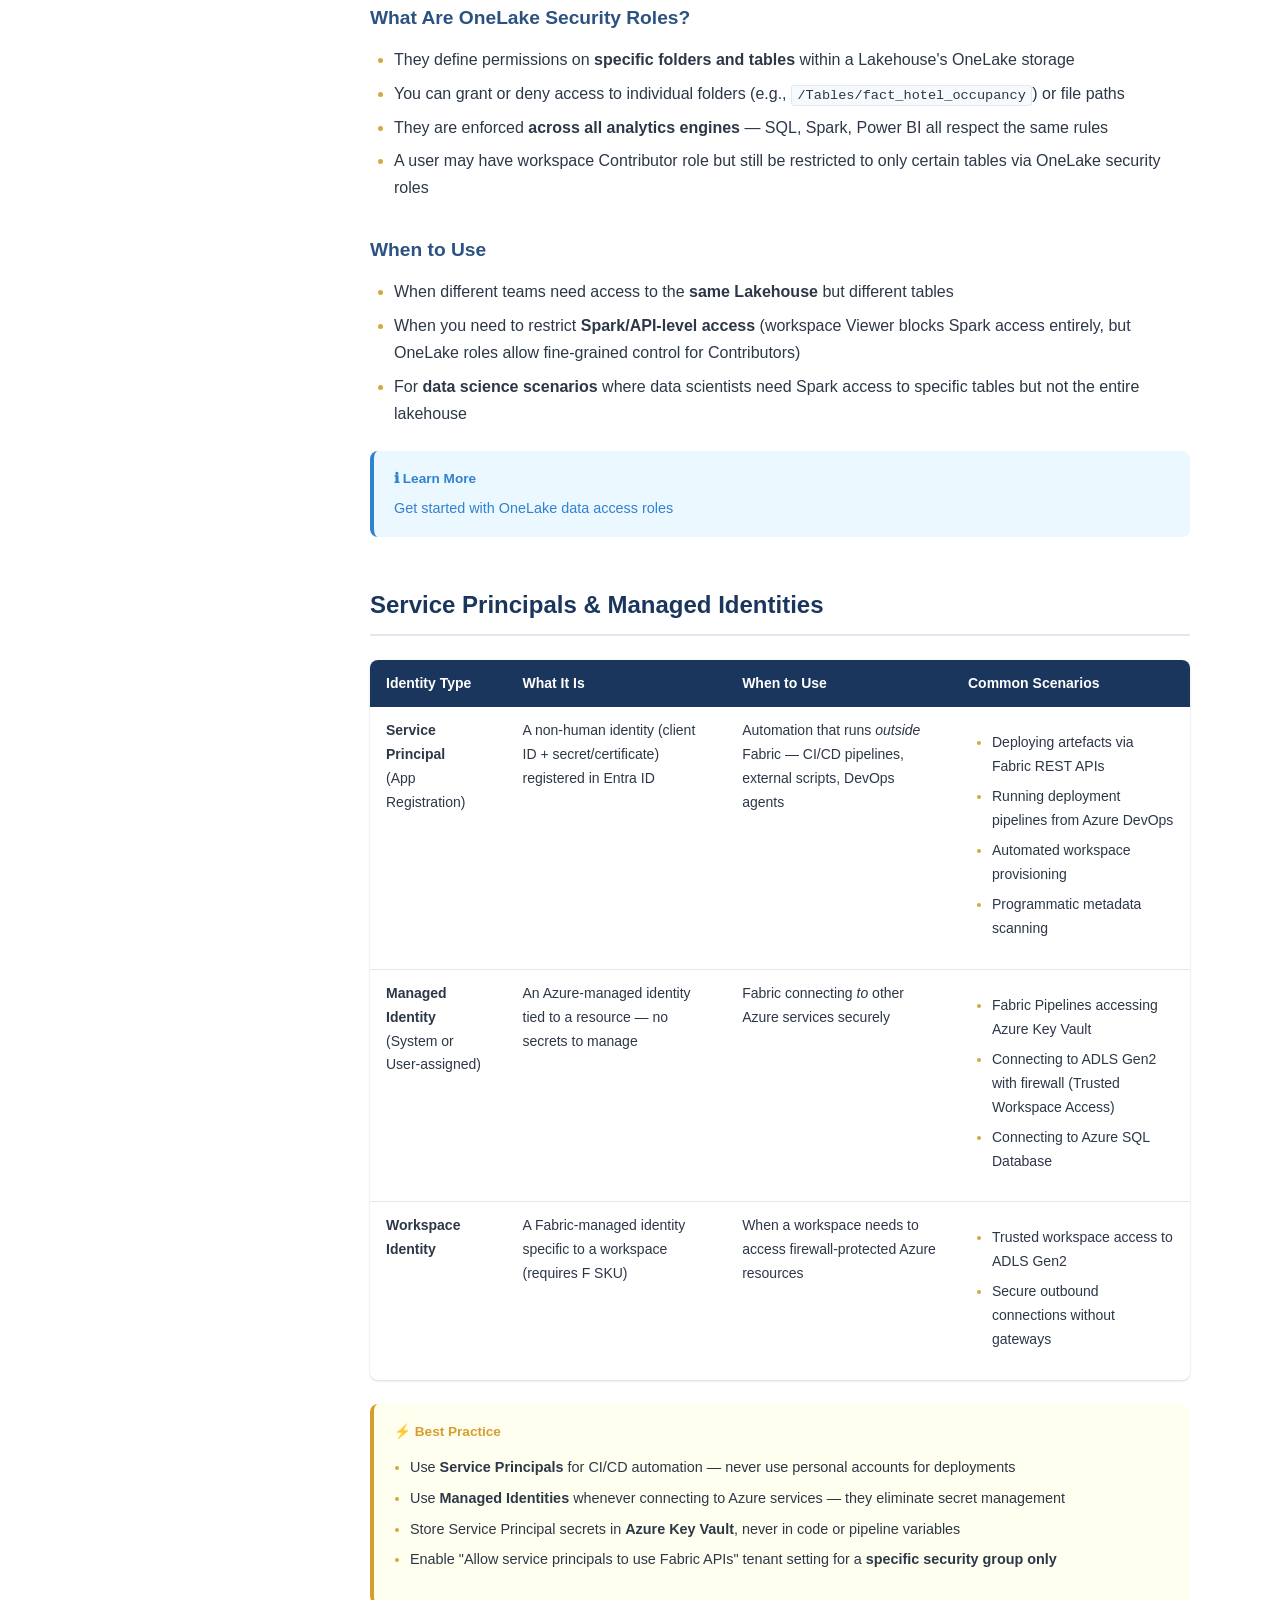
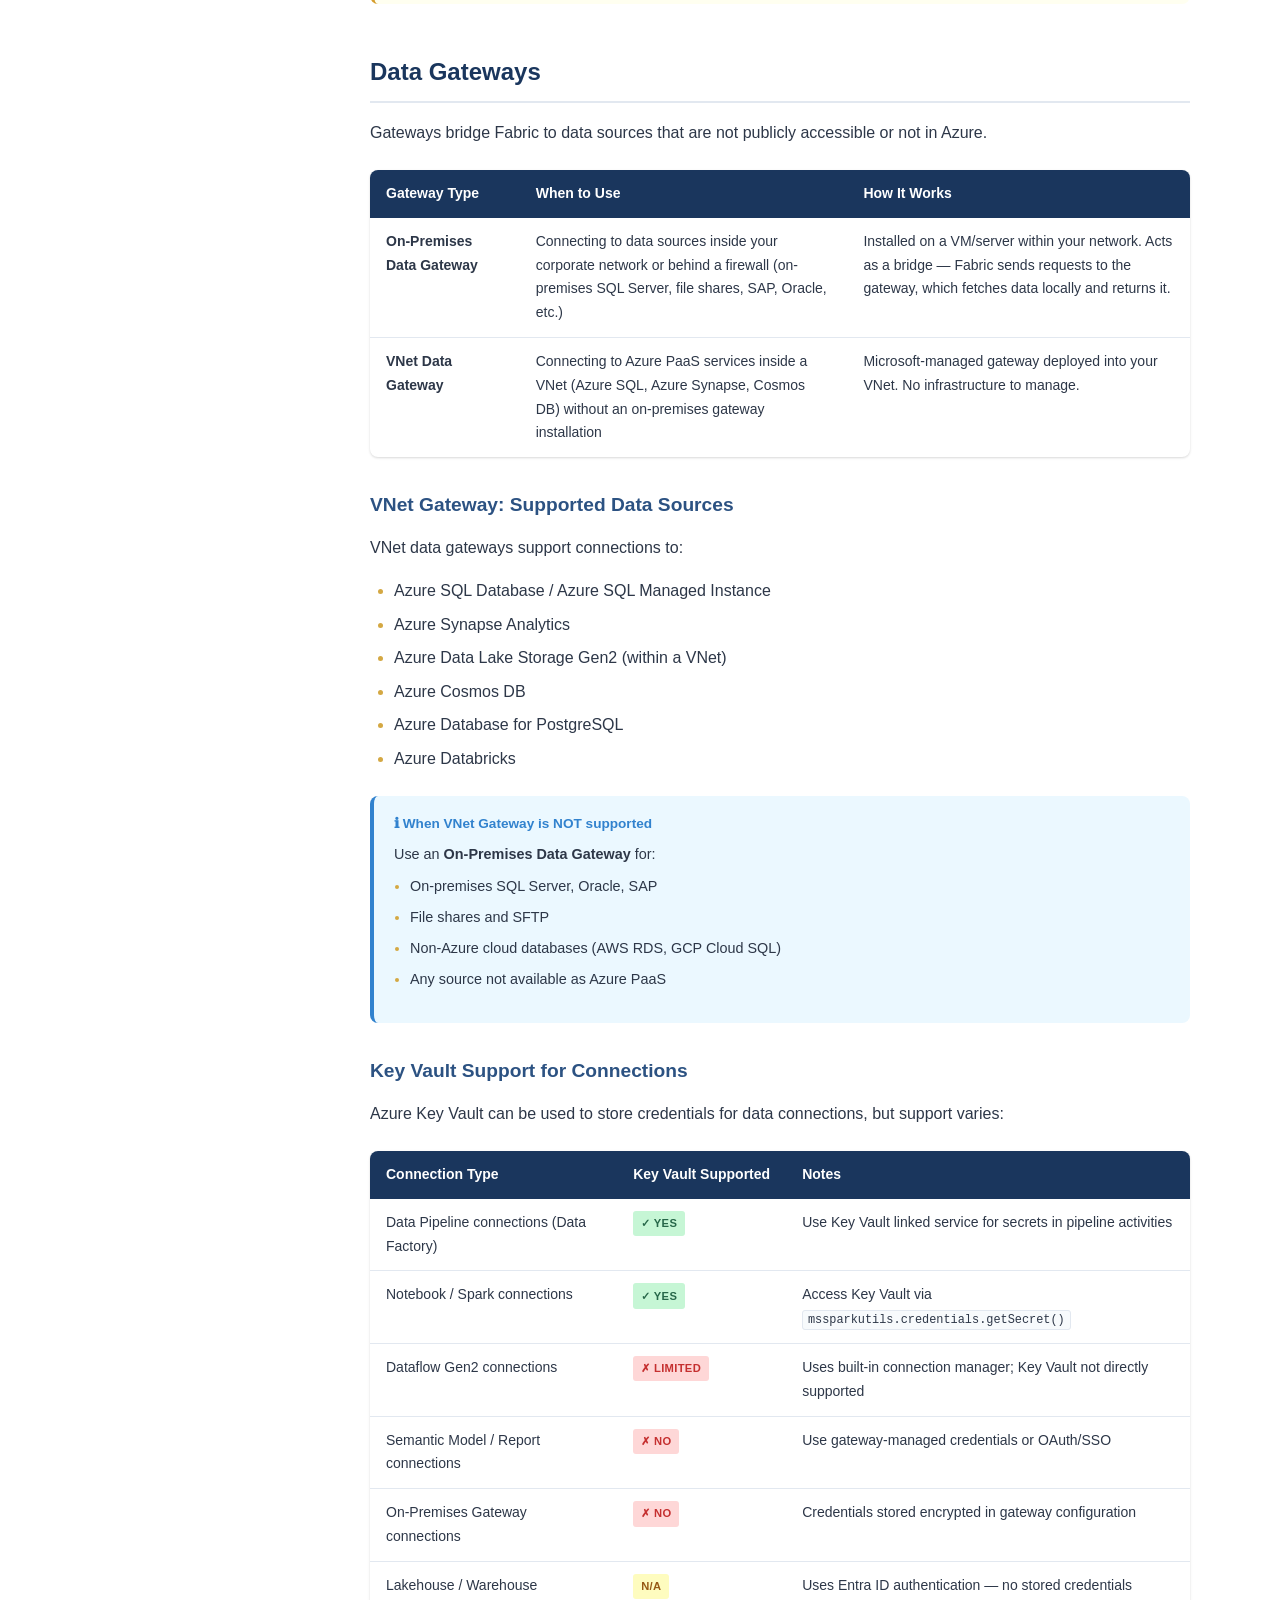
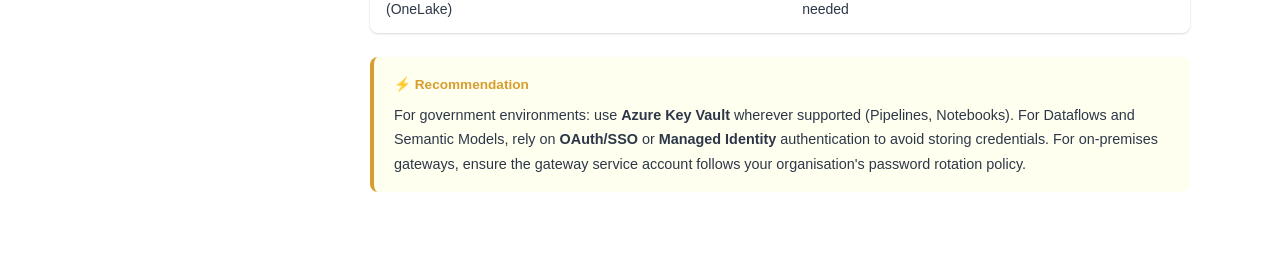
<file: pages/security-access.html>
<!DOCTYPE html>
<html lang="en">
<head>
    <meta charset="UTF-8">
    <meta name="viewport" content="width=device-width, initial-scale=1.0">
    <title>Security & Access Control — Fabric Best Practices</title>
    <link rel="stylesheet" href="../css/style.css">
</head>
<body>
    <!-- Header -->
    <header class="site-header">
        <button class="mobile-menu-btn" onclick="toggleSidebar()" aria-label="Toggle menu">☰</button>
        <a href="../index.html" class="logo">
            <div class="logo-icon">DGE</div>
            <div>
                <div class="logo-text">Fabric Best Practices</div>
                <div class="logo-subtitle">Abu Dhabi Government</div>
            </div>
        </a>
        <div class="header-right">
            <span class="header-badge">UAE Region</span>
        </div>
    </header>

    <!-- Sidebar -->
    <nav class="sidebar" id="sidebar">
        <ul class="sidebar-nav">
            <li class="sidebar-section">
                <div class="sidebar-section-title">Getting Started</div>
            </li>
            <li><a href="../index.html" class="sidebar-link">
                <span class="link-number">⌂</span> Overview
            </a></li>
            <li class="sidebar-section">
                <div class="sidebar-section-title">Platform Setup</div>
            </li>
            <li><a href="capacity-planning.html" class="sidebar-link">
                <span class="link-number">1</span> Capacity & Licensing
            </a></li>
            <li><a href="tenant-configuration.html" class="sidebar-link">
                <span class="link-number">2</span> Tenant Configuration
            </a></li>
            <li><a href="workspace-design.html" class="sidebar-link">
                <span class="link-number">3</span> Workspace Design
            </a></li>
            <li><a href="security-access.html" class="sidebar-link active">
                <span class="link-number">4</span> Security & Access
            </a></li>
            <li class="sidebar-section">
                <div class="sidebar-section-title">Build & Deliver</div>
            </li>
            <li><a href="data-architecture.html" class="sidebar-link">
                <span class="link-number">5</span> Architecture & Naming
            </a></li>
            <li><a href="cicd.html" class="sidebar-link">
                <span class="link-number">6</span> CI/CD & Lifecycle
            </a></li>
            <li class="sidebar-section">
                <div class="sidebar-section-title">Operate</div>
            </li>
            <li><a href="#" class="sidebar-link coming-soon">
                <span class="link-number">7</span> Governance & Compliance
            </a></li>
            <li><a href="#" class="sidebar-link coming-soon">
                <span class="link-number">8</span> Monitoring
            </a></li>
        </ul>
    </nav>

    <!-- Main Content -->
    <main class="main-content">
        <div class="page-content">
            <div class="page-header">
                <h1>4. Security & Access Control</h1>
                <p class="page-subtitle">Network security, workspace roles, item permissions, OneLake security, service principals, and data gateways.</p>
            </div>

            <!-- Network Security -->
            <h2>Network Security</h2>
            <p>For Abu Dhabi government entities, network controls are a critical layer of defence:</p>

            <div class="table-wrapper">
                <table>
                    <thead>
                        <tr>
                            <th>Feature</th>
                            <th>What It Does</th>
                            <th>When to Use</th>
                        </tr>
                    </thead>
                    <tbody>
                        <tr>
                            <td><strong>Microsoft Entra Conditional Access</strong></td>
                            <td>Restrict access based on IP ranges, MFA, device compliance, location</td>
                            <td>Always — enforce MFA, block access from non-compliant devices, restrict to UAE-based IPs</td>
                        </tr>
                        <tr>
                            <td><strong>Private Links</strong></td>
                            <td>Restrict Fabric tenant access to traffic from an Azure VNet only; block all public access</td>
                            <td>High-security environments where all access must traverse a private network</td>
                        </tr>
                        <tr>
                            <td><strong>Managed Virtual Networks</strong></td>
                            <td>Dedicated VNet for Fabric Spark workloads; compute clusters isolated in a private network</td>
                            <td>When Spark notebooks/jobs need to connect to private data sources</td>
                        </tr>
                        <tr>
                            <td><strong>Managed Private Endpoints</strong></td>
                            <td>Private connections from Fabric to data sources (Azure SQL, ADLS) without public exposure</td>
                            <td>Connecting to Azure PaaS services that have public access disabled</td>
                        </tr>
                    </tbody>
                </table>
            </div>

            <div class="callout callout-danger">
                <div class="callout-title">⚠ Government Recommendation</div>
                <div class="callout-body">
                    At minimum, enable <strong>Conditional Access</strong> with MFA enforcement and IP-based restrictions. For sensitive workloads, combine with <strong>Private Links</strong> to eliminate public internet access to Fabric entirely.
                </div>
            </div>

            <!-- Workspace Roles -->
            <h2>Workspace Roles</h2>
            <p>Fabric workspaces have four roles: <strong>Admin</strong>, <strong>Member</strong>, <strong>Contributor</strong>, <strong>Viewer</strong>. Always use security groups rather than individual user assignments.</p>

            <h3>Role-to-Persona Mapping</h3>
            <div class="table-wrapper">
                <table>
                    <thead>
                        <tr>
                            <th>Persona</th>
                            <th>Dev Workspace</th>
                            <th>Test Workspace</th>
                            <th>Prod Workspace</th>
                        </tr>
                    </thead>
                    <tbody>
                        <tr>
                            <td><strong>Platform admins</strong></td>
                            <td>Admin</td>
                            <td>Admin</td>
                            <td>Admin</td>
                        </tr>
                        <tr>
                            <td><strong>Data engineers</strong></td>
                            <td>Contributor / Member</td>
                            <td>Contributor</td>
                            <td>Viewer or limited Contributor</td>
                        </tr>
                        <tr>
                            <td><strong>BI developers</strong></td>
                            <td>Contributor</td>
                            <td>Contributor</td>
                            <td>Viewer or controlled Contributor</td>
                        </tr>
                        <tr>
                            <td><strong>Business users</strong></td>
                            <td>Viewer</td>
                            <td>Viewer / UAT access</td>
                            <td>Viewer / App audience</td>
                        </tr>
                        <tr>
                            <td><strong>Data stewards</strong></td>
                            <td>Viewer / Contributor (governance)</td>
                            <td>Viewer / Contributor</td>
                            <td>Viewer / Contributor (depending on process)</td>
                        </tr>
                        <tr>
                            <td><strong>Service principal</strong></td>
                            <td>Deployment/automation only</td>
                            <td>Deployment/automation only</td>
                            <td>Tightly controlled deployment permissions</td>
                        </tr>
                    </tbody>
                </table>
            </div>

            <h3>What Each Role Can Do</h3>
            <div class="table-wrapper">
                <table>
                    <thead>
                        <tr>
                            <th>Capability</th>
                            <th>Admin</th>
                            <th>Member</th>
                            <th>Contributor</th>
                            <th>Viewer</th>
                        </tr>
                    </thead>
                    <tbody>
                        <tr>
                            <td>Update/delete workspace, manage roles</td>
                            <td>✅</td><td></td><td></td><td></td>
                        </tr>
                        <tr>
                            <td>Add members with lower permissions</td>
                            <td>✅</td><td>✅</td><td></td><td></td>
                        </tr>
                        <tr>
                            <td>Create/modify items (pipelines, notebooks, lakehouses, warehouses)</td>
                            <td>✅</td><td>✅</td><td>✅</td><td></td>
                        </tr>
                        <tr>
                            <td>Connect workspace to Git</td>
                            <td>✅</td><td></td><td></td><td></td>
                        </tr>
                        <tr>
                            <td>View all items, run SQL/DAX queries</td>
                            <td>✅</td><td>✅</td><td>✅</td><td>✅</td>
                        </tr>
                        <tr>
                            <td>Read data via OneLake APIs / Spark</td>
                            <td>✅</td><td>✅</td><td>✅</td><td></td>
                        </tr>
                    </tbody>
                </table>
            </div>

            <!-- Item Permissions -->
            <h2>Item-Level Permissions & Sharing</h2>

            <div class="callout callout-danger">
                <div class="callout-title">⚠ Critical Misconception to Understand</div>
                <div class="callout-body">
                    <p><strong>A user with Viewer access on a workspace can see ALL items in that workspace.</strong></p>
                    <p>However, if you share a <strong>specific item</strong> (e.g., a report or semantic model) directly with a user who has <strong>NO workspace role</strong>, that user can <strong>ONLY access that specific shared item</strong> — they cannot see or access any other content in the workspace.</p>
                    <p style="margin-top:0.5rem;">This is a very common misconception. Use item-level sharing when you need to give someone access to a single report without exposing the entire workspace.</p>
                </div>
            </div>

            <h3>When to Use Item-Level Sharing</h3>
            <ul>
                <li><strong>Business users who need a specific report</strong> — Share the report directly; don't add them to the workspace</li>
                <li><strong>Cross-department data access</strong> — Share a semantic model with Build permission so another team can create reports from it</li>
                <li><strong>External stakeholders</strong> (if B2B is enabled) — Share specific items only</li>
            </ul>

            <h3>Data-Level Security</h3>
            <div class="table-wrapper">
                <table>
                    <thead>
                        <tr>
                            <th>Security Type</th>
                            <th>What It Controls</th>
                            <th>Where It Applies</th>
                        </tr>
                    </thead>
                    <tbody>
                        <tr>
                            <td><strong>Row-Level Security (RLS)</strong></td>
                            <td>Which <em>rows</em> a user can see</td>
                            <td>Semantic models, SQL analytics endpoint, Warehouse</td>
                        </tr>
                        <tr>
                            <td><strong>Column-Level Security (CLS)</strong></td>
                            <td>Which <em>columns</em> a user can see</td>
                            <td>SQL analytics endpoint, Warehouse</td>
                        </tr>
                        <tr>
                            <td><strong>Object-Level Security (OLS)</strong></td>
                            <td>Which <em>tables/objects</em> are visible</td>
                            <td>Semantic models</td>
                        </tr>
                    </tbody>
                </table>
            </div>

            <!-- OneLake Security Roles -->
            <h2>OneLake Security Roles</h2>
            <p>OneLake security roles provide <strong>granular folder and table-level access control</strong> within a Lakehouse, independent of workspace roles.</p>

            <h3>What Are OneLake Security Roles?</h3>
            <ul>
                <li>They define permissions on <strong>specific folders and tables</strong> within a Lakehouse's OneLake storage</li>
                <li>You can grant or deny access to individual folders (e.g., <code>/Tables/fact_hotel_occupancy</code>) or file paths</li>
                <li>They are enforced <strong>across all analytics engines</strong> — SQL, Spark, Power BI all respect the same rules</li>
                <li>A user may have workspace Contributor role but still be restricted to only certain tables via OneLake security roles</li>
            </ul>

            <h3>When to Use</h3>
            <ul>
                <li>When different teams need access to the <strong>same Lakehouse</strong> but different tables</li>
                <li>When you need to restrict <strong>Spark/API-level access</strong> (workspace Viewer blocks Spark access entirely, but OneLake roles allow fine-grained control for Contributors)</li>
                <li>For <strong>data science scenarios</strong> where data scientists need Spark access to specific tables but not the entire lakehouse</li>
            </ul>

            <div class="callout callout-info">
                <div class="callout-title">ℹ Learn More</div>
                <div class="callout-body">
                    <a href="https://learn.microsoft.com/en-us/fabric/onelake/security/get-started-data-access-roles" target="_blank">Get started with OneLake data access roles</a>
                </div>
            </div>

            <!-- Service Principals -->
            <h2>Service Principals & Managed Identities</h2>

            <div class="table-wrapper">
                <table>
                    <thead>
                        <tr>
                            <th>Identity Type</th>
                            <th>What It Is</th>
                            <th>When to Use</th>
                            <th>Common Scenarios</th>
                        </tr>
                    </thead>
                    <tbody>
                        <tr>
                            <td><strong>Service Principal</strong><br>(App Registration)</td>
                            <td>A non-human identity (client ID + secret/certificate) registered in Entra ID</td>
                            <td>Automation that runs <em>outside</em> Fabric — CI/CD pipelines, external scripts, DevOps agents</td>
                            <td>
                                <ul>
                                    <li>Deploying artefacts via Fabric REST APIs</li>
                                    <li>Running deployment pipelines from Azure DevOps</li>
                                    <li>Automated workspace provisioning</li>
                                    <li>Programmatic metadata scanning</li>
                                </ul>
                            </td>
                        </tr>
                        <tr>
                            <td><strong>Managed Identity</strong><br>(System or User-assigned)</td>
                            <td>An Azure-managed identity tied to a resource — no secrets to manage</td>
                            <td>Fabric connecting <em>to</em> other Azure services securely</td>
                            <td>
                                <ul>
                                    <li>Fabric Pipelines accessing Azure Key Vault</li>
                                    <li>Connecting to ADLS Gen2 with firewall (Trusted Workspace Access)</li>
                                    <li>Connecting to Azure SQL Database</li>
                                </ul>
                            </td>
                        </tr>
                        <tr>
                            <td><strong>Workspace Identity</strong></td>
                            <td>A Fabric-managed identity specific to a workspace (requires F SKU)</td>
                            <td>When a workspace needs to access firewall-protected Azure resources</td>
                            <td>
                                <ul>
                                    <li>Trusted workspace access to ADLS Gen2</li>
                                    <li>Secure outbound connections without gateways</li>
                                </ul>
                            </td>
                        </tr>
                    </tbody>
                </table>
            </div>

            <div class="callout callout-warning">
                <div class="callout-title">⚡ Best Practice</div>
                <div class="callout-body">
                    <ul style="margin-left:1rem;">
                        <li>Use <strong>Service Principals</strong> for CI/CD automation — never use personal accounts for deployments</li>
                        <li>Use <strong>Managed Identities</strong> whenever connecting to Azure services — they eliminate secret management</li>
                        <li>Store Service Principal secrets in <strong>Azure Key Vault</strong>, never in code or pipeline variables</li>
                        <li>Enable "Allow service principals to use Fabric APIs" tenant setting for a <strong>specific security group only</strong></li>
                    </ul>
                </div>
            </div>

            <!-- Data Gateways -->
            <h2>Data Gateways</h2>
            <p>Gateways bridge Fabric to data sources that are not publicly accessible or not in Azure.</p>

            <div class="table-wrapper">
                <table>
                    <thead>
                        <tr>
                            <th>Gateway Type</th>
                            <th>When to Use</th>
                            <th>How It Works</th>
                        </tr>
                    </thead>
                    <tbody>
                        <tr>
                            <td><strong>On-Premises Data Gateway</strong></td>
                            <td>Connecting to data sources inside your corporate network or behind a firewall (on-premises SQL Server, file shares, SAP, Oracle, etc.)</td>
                            <td>Installed on a VM/server within your network. Acts as a bridge — Fabric sends requests to the gateway, which fetches data locally and returns it.</td>
                        </tr>
                        <tr>
                            <td><strong>VNet Data Gateway</strong></td>
                            <td>Connecting to Azure PaaS services inside a VNet (Azure SQL, Azure Synapse, Cosmos DB) without an on-premises gateway installation</td>
                            <td>Microsoft-managed gateway deployed into your VNet. No infrastructure to manage.</td>
                        </tr>
                    </tbody>
                </table>
            </div>

            <h3>VNet Gateway: Supported Data Sources</h3>
            <p>VNet data gateways support connections to:</p>
            <ul>
                <li>Azure SQL Database / Azure SQL Managed Instance</li>
                <li>Azure Synapse Analytics</li>
                <li>Azure Data Lake Storage Gen2 (within a VNet)</li>
                <li>Azure Cosmos DB</li>
                <li>Azure Database for PostgreSQL</li>
                <li>Azure Databricks</li>
            </ul>

            <div class="callout callout-info">
                <div class="callout-title">ℹ When VNet Gateway is NOT supported</div>
                <div class="callout-body">
                    Use an <strong>On-Premises Data Gateway</strong> for:
                    <ul style="margin-left:1rem; margin-top:0.5rem;">
                        <li>On-premises SQL Server, Oracle, SAP</li>
                        <li>File shares and SFTP</li>
                        <li>Non-Azure cloud databases (AWS RDS, GCP Cloud SQL)</li>
                        <li>Any source not available as Azure PaaS</li>
                    </ul>
                </div>
            </div>

            <h3>Key Vault Support for Connections</h3>
            <p>Azure Key Vault can be used to store credentials for data connections, but support varies:</p>

            <div class="table-wrapper">
                <table>
                    <thead>
                        <tr>
                            <th>Connection Type</th>
                            <th>Key Vault Supported</th>
                            <th>Notes</th>
                        </tr>
                    </thead>
                    <tbody>
                        <tr>
                            <td>Data Pipeline connections (Data Factory)</td>
                            <td><span class="badge badge-enable">✓ Yes</span></td>
                            <td>Use Key Vault linked service for secrets in pipeline activities</td>
                        </tr>
                        <tr>
                            <td>Notebook / Spark connections</td>
                            <td><span class="badge badge-enable">✓ Yes</span></td>
                            <td>Access Key Vault via <code>mssparkutils.credentials.getSecret()</code></td>
                        </tr>
                        <tr>
                            <td>Dataflow Gen2 connections</td>
                            <td><span class="badge badge-disable">✗ Limited</span></td>
                            <td>Uses built-in connection manager; Key Vault not directly supported</td>
                        </tr>
                        <tr>
                            <td>Semantic Model / Report connections</td>
                            <td><span class="badge badge-disable">✗ No</span></td>
                            <td>Use gateway-managed credentials or OAuth/SSO</td>
                        </tr>
                        <tr>
                            <td>On-Premises Gateway connections</td>
                            <td><span class="badge badge-disable">✗ No</span></td>
                            <td>Credentials stored encrypted in gateway configuration</td>
                        </tr>
                        <tr>
                            <td>Lakehouse / Warehouse (OneLake)</td>
                            <td><span class="badge badge-review">N/A</span></td>
                            <td>Uses Entra ID authentication — no stored credentials needed</td>
                        </tr>
                    </tbody>
                </table>
            </div>

            <div class="callout callout-warning">
                <div class="callout-title">⚡ Recommendation</div>
                <div class="callout-body">
                    For government environments: use <strong>Azure Key Vault</strong> wherever supported (Pipelines, Notebooks). For Dataflows and Semantic Models, rely on <strong>OAuth/SSO</strong> or <strong>Managed Identity</strong> authentication to avoid storing credentials. For on-premises gateways, ensure the gateway service account follows your organisation's password rotation policy.
                </div>
            </div>

        </div>
    </main>

    <script>
        function toggleSidebar() {
            document.getElementById('sidebar').classList.toggle('open');
        }
    </script>
</body>
</html>
</file>
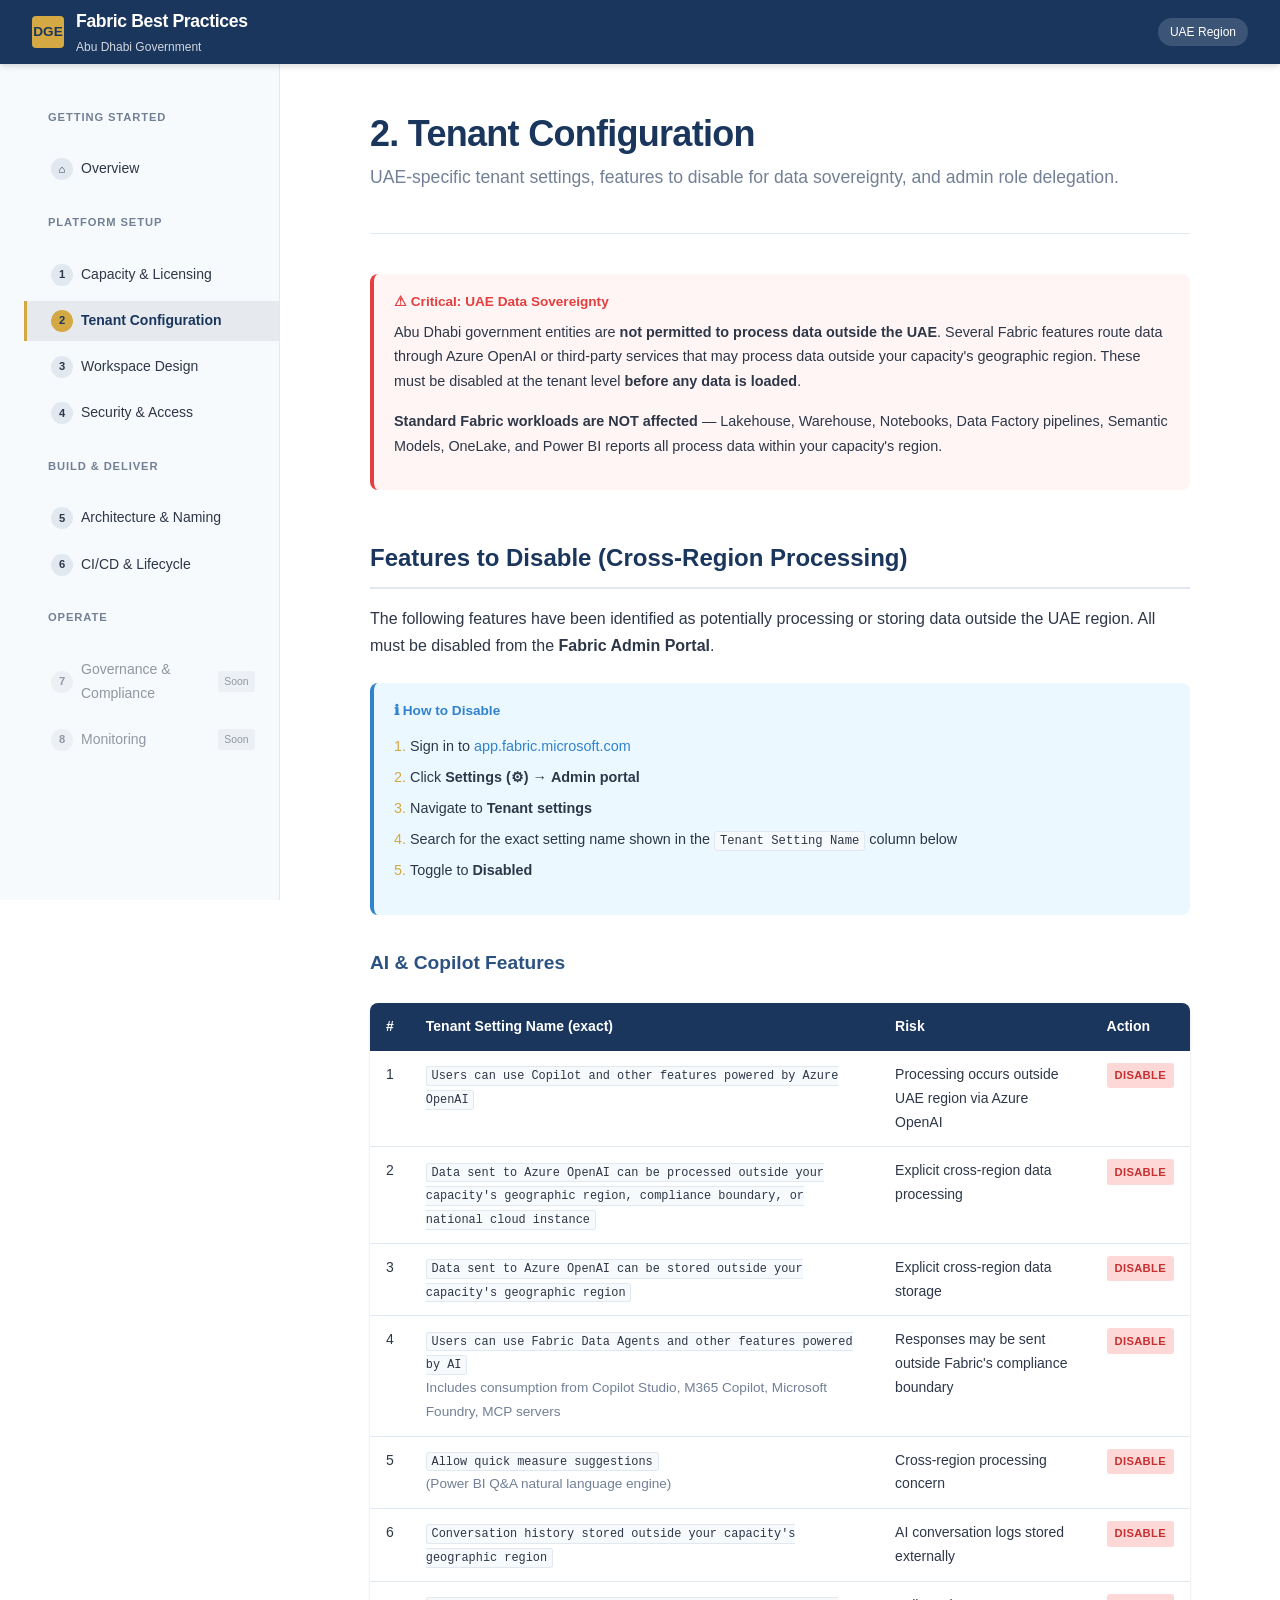
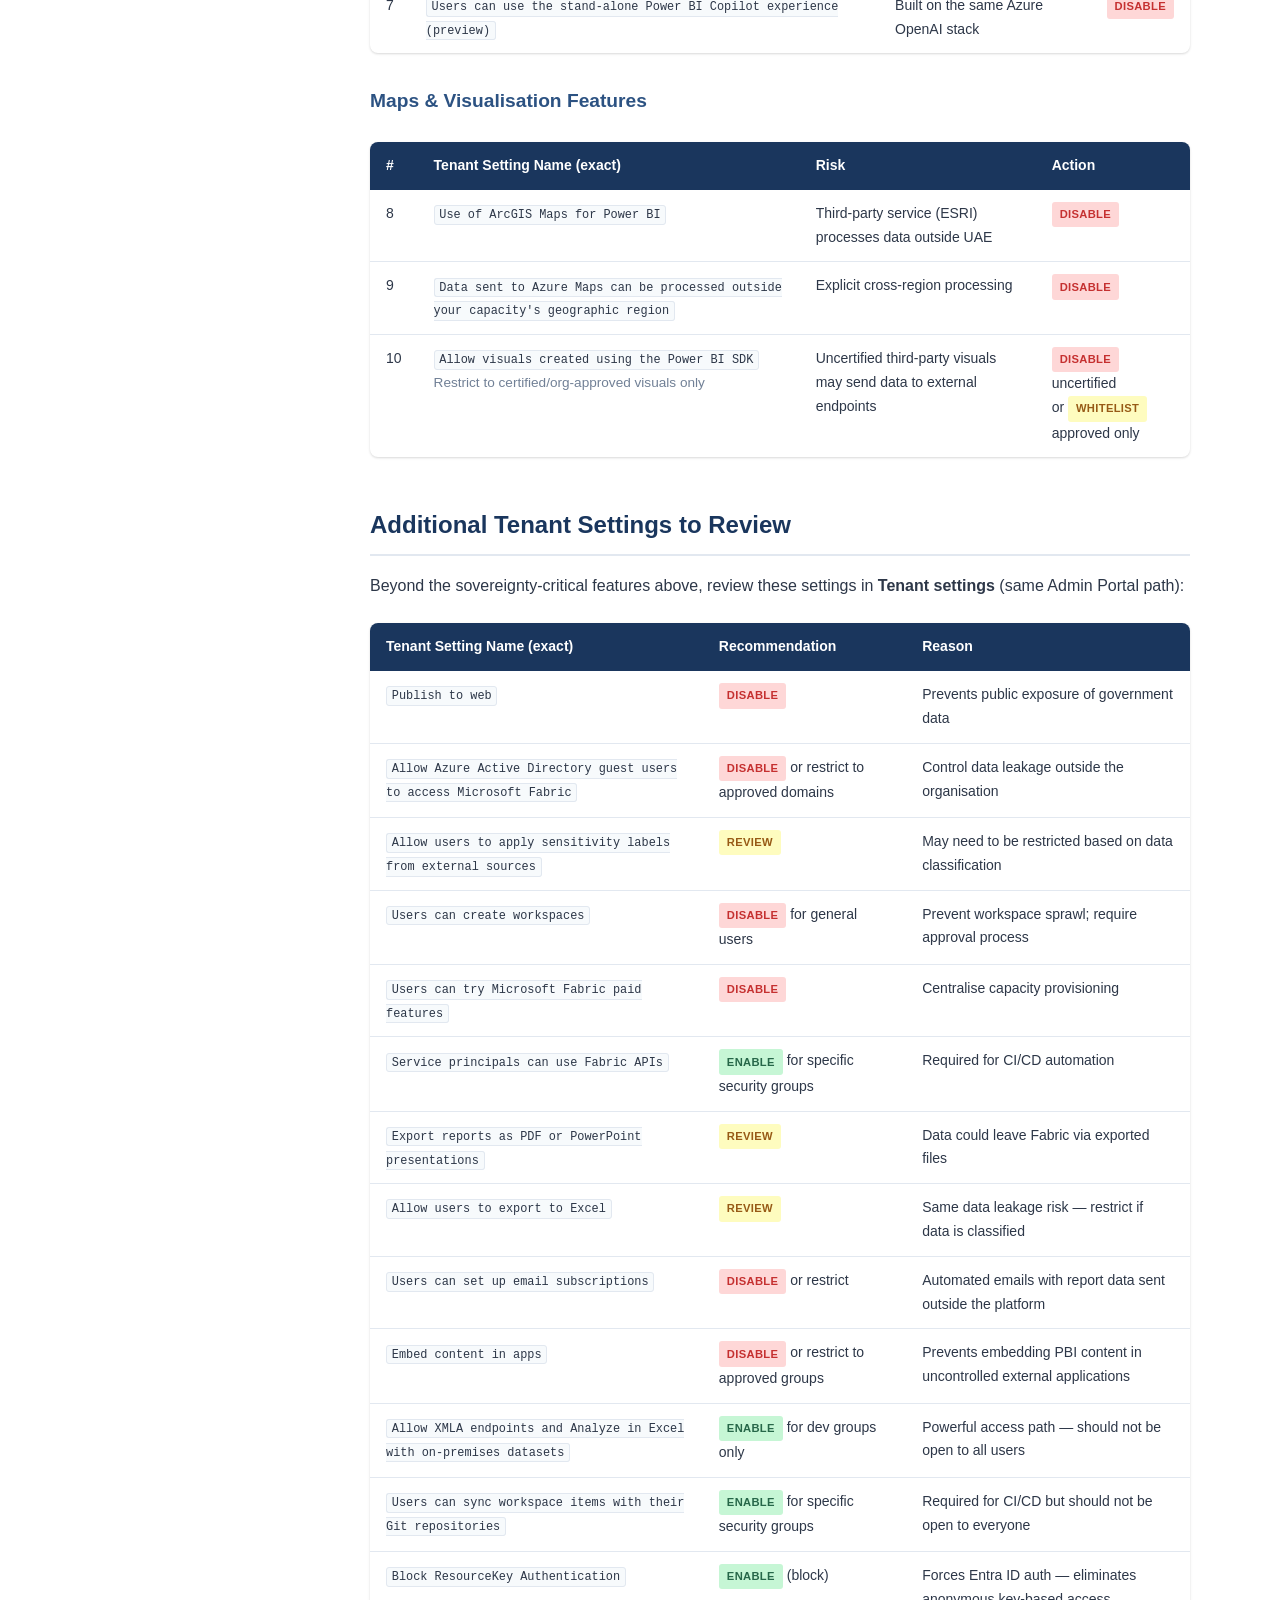
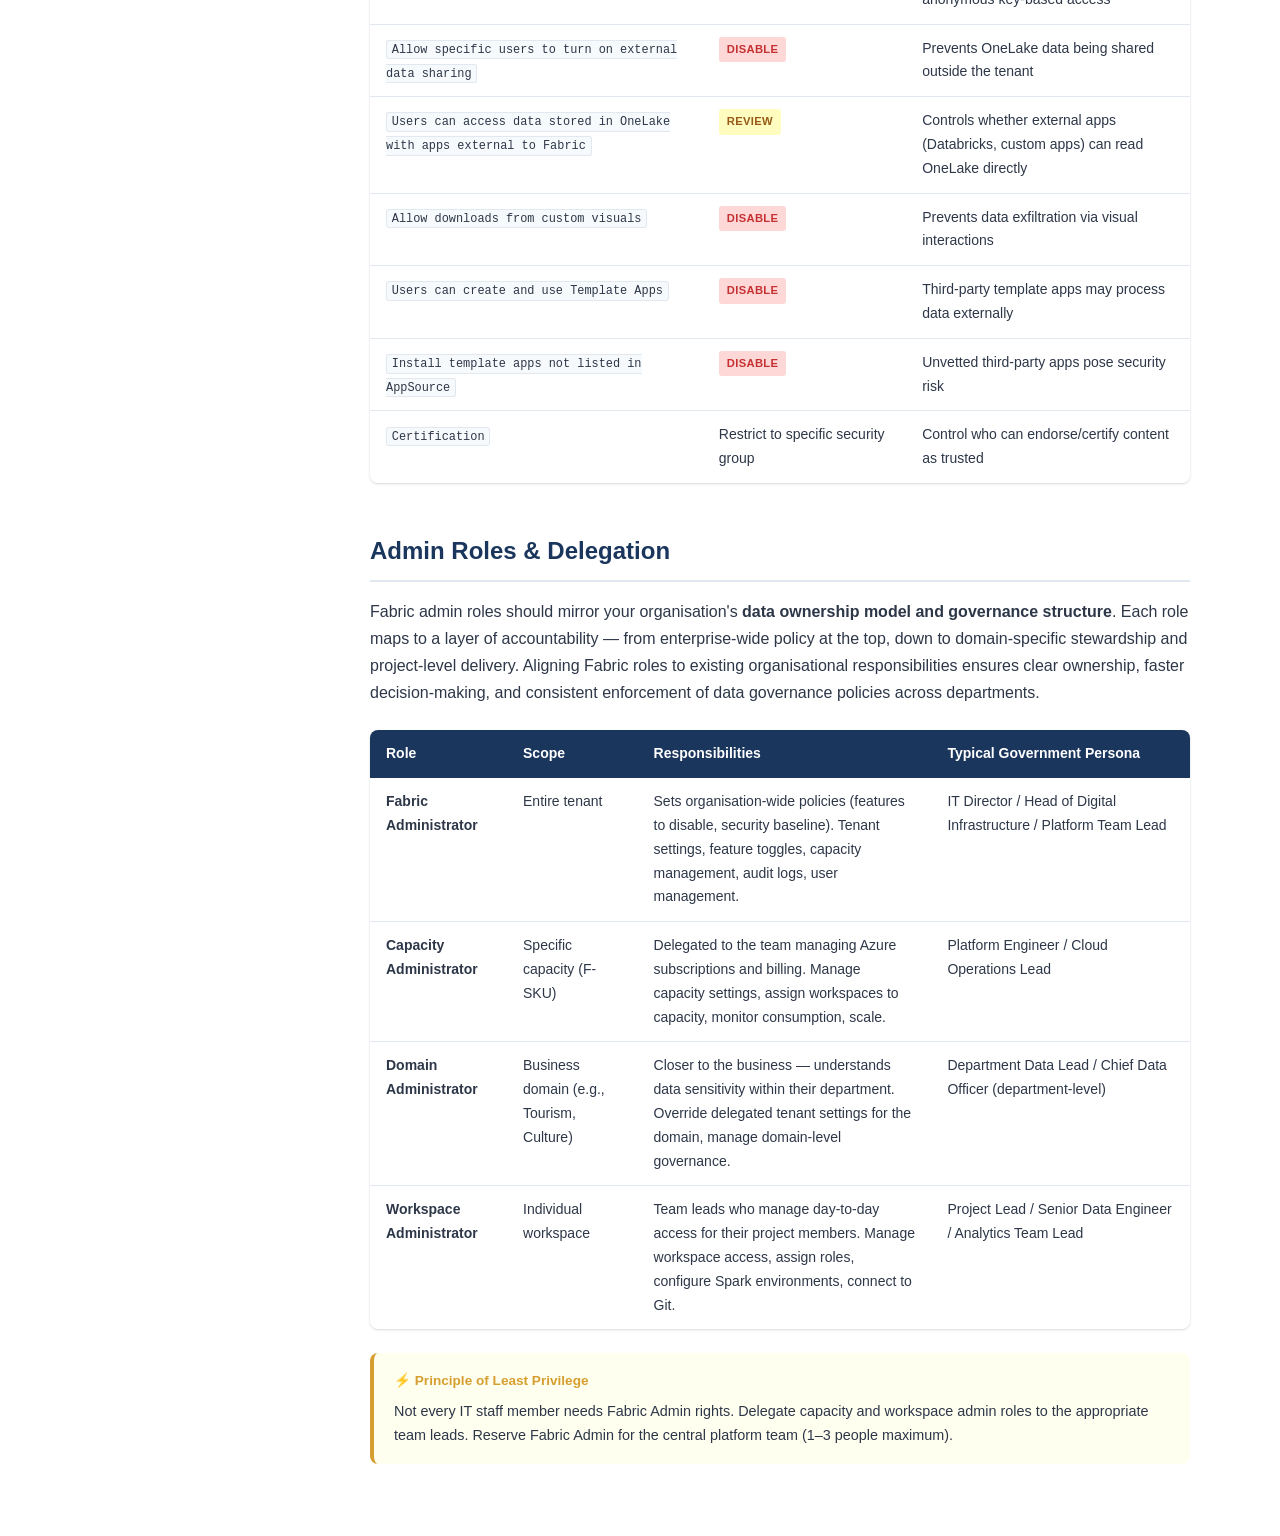
<file: pages/tenant-configuration.html>
<!DOCTYPE html>
<html lang="en">
<head>
    <meta charset="UTF-8">
    <meta name="viewport" content="width=device-width, initial-scale=1.0">
    <title>Tenant Configuration — Fabric Best Practices</title>
    <link rel="stylesheet" href="../css/style.css">
</head>
<body>
    <!-- Header -->
    <header class="site-header">
        <button class="mobile-menu-btn" onclick="toggleSidebar()" aria-label="Toggle menu">☰</button>
        <a href="../index.html" class="logo">
            <div class="logo-icon">DGE</div>
            <div>
                <div class="logo-text">Fabric Best Practices</div>
                <div class="logo-subtitle">Abu Dhabi Government</div>
            </div>
        </a>
        <div class="header-right">
            <span class="header-badge">UAE Region</span>
        </div>
    </header>

    <!-- Sidebar -->
    <nav class="sidebar" id="sidebar">
        <ul class="sidebar-nav">
            <li class="sidebar-section">
                <div class="sidebar-section-title">Getting Started</div>
            </li>
            <li><a href="../index.html" class="sidebar-link">
                <span class="link-number">⌂</span> Overview
            </a></li>
            <li class="sidebar-section">
                <div class="sidebar-section-title">Platform Setup</div>
            </li>
            <li><a href="capacity-planning.html" class="sidebar-link">
                <span class="link-number">1</span> Capacity & Licensing
            </a></li>
            <li><a href="tenant-configuration.html" class="sidebar-link active">
                <span class="link-number">2</span> Tenant Configuration
            </a></li>
            <li><a href="workspace-design.html" class="sidebar-link">
                <span class="link-number">3</span> Workspace Design
            </a></li>
            <li><a href="security-access.html" class="sidebar-link">
                <span class="link-number">4</span> Security & Access
            </a></li>
            <li class="sidebar-section">
                <div class="sidebar-section-title">Build & Deliver</div>
            </li>
            <li><a href="data-architecture.html" class="sidebar-link">
                <span class="link-number">5</span> Architecture & Naming
            </a></li>
            <li><a href="cicd.html" class="sidebar-link">
                <span class="link-number">6</span> CI/CD & Lifecycle
            </a></li>
            <li class="sidebar-section">
                <div class="sidebar-section-title">Operate</div>
            </li>
            <li><a href="#" class="sidebar-link coming-soon">
                <span class="link-number">7</span> Governance & Compliance
            </a></li>
            <li><a href="#" class="sidebar-link coming-soon">
                <span class="link-number">8</span> Monitoring
            </a></li>
        </ul>
    </nav>

    <!-- Main Content -->
    <main class="main-content">
        <div class="page-content">
            <div class="page-header">
                <h1>2. Tenant Configuration</h1>
                <p class="page-subtitle">UAE-specific tenant settings, features to disable for data sovereignty, and admin role delegation.</p>
            </div>

            <!-- Sovereignty Warning -->
            <div class="callout callout-danger">
                <div class="callout-title">⚠ Critical: UAE Data Sovereignty</div>
                <div class="callout-body">
                    <p>Abu Dhabi government entities are <strong>not permitted to process data outside the UAE</strong>. Several Fabric features route data through Azure OpenAI or third-party services that may process data outside your capacity's geographic region. These must be disabled at the tenant level <strong>before any data is loaded</strong>.</p>
                    <p style="margin-top:0.5rem;"><strong>Standard Fabric workloads are NOT affected</strong> — Lakehouse, Warehouse, Notebooks, Data Factory pipelines, Semantic Models, OneLake, and Power BI reports all process data within your capacity's region.</p>
                </div>
            </div>

            <!-- Features to Disable -->
            <h2>Features to Disable (Cross-Region Processing)</h2>
            <p>The following features have been identified as potentially processing or storing data outside the UAE region. All must be disabled from the <strong>Fabric Admin Portal</strong>.</p>

            <div class="callout callout-info">
                <div class="callout-title">ℹ How to Disable</div>
                <div class="callout-body">
                    <ol style="margin-left:1rem;">
                        <li>Sign in to <a href="https://app.fabric.microsoft.com" target="_blank">app.fabric.microsoft.com</a></li>
                        <li>Click <strong>Settings (⚙)</strong> → <strong>Admin portal</strong></li>
                        <li>Navigate to <strong>Tenant settings</strong></li>
                        <li>Search for the exact setting name shown in the <code>Tenant Setting Name</code> column below</li>
                        <li>Toggle to <strong>Disabled</strong></li>
                    </ol>
                </div>
            </div>

            <h3>AI & Copilot Features</h3>
            <div class="table-wrapper">
                <table>
                    <thead>
                        <tr>
                            <th>#</th>
                            <th>Tenant Setting Name (exact)</th>
                            <th>Risk</th>
                            <th>Action</th>
                        </tr>
                    </thead>
                    <tbody>
                        <tr>
                            <td>1</td>
                            <td><code>Users can use Copilot and other features powered by Azure OpenAI</code></td>
                            <td>Processing occurs outside UAE region via Azure OpenAI</td>
                            <td><span class="badge badge-disable">DISABLE</span></td>
                        </tr>
                        <tr>
                            <td>2</td>
                            <td><code>Data sent to Azure OpenAI can be processed outside your capacity's geographic region, compliance boundary, or national cloud instance</code></td>
                            <td>Explicit cross-region data processing</td>
                            <td><span class="badge badge-disable">DISABLE</span></td>
                        </tr>
                        <tr>
                            <td>3</td>
                            <td><code>Data sent to Azure OpenAI can be stored outside your capacity's geographic region</code></td>
                            <td>Explicit cross-region data storage</td>
                            <td><span class="badge badge-disable">DISABLE</span></td>
                        </tr>
                        <tr>
                            <td>4</td>
                            <td><code>Users can use Fabric Data Agents and other features powered by AI</code><br><span class="text-small text-muted">Includes consumption from Copilot Studio, M365 Copilot, Microsoft Foundry, MCP servers</span></td>
                            <td>Responses may be sent outside Fabric's compliance boundary</td>
                            <td><span class="badge badge-disable">DISABLE</span></td>
                        </tr>
                        <tr>
                            <td>5</td>
                            <td><code>Allow quick measure suggestions</code><br><span class="text-small text-muted">(Power BI Q&A natural language engine)</span></td>
                            <td>Cross-region processing concern</td>
                            <td><span class="badge badge-disable">DISABLE</span></td>
                        </tr>
                        <tr>
                            <td>6</td>
                            <td><code>Conversation history stored outside your capacity's geographic region</code></td>
                            <td>AI conversation logs stored externally</td>
                            <td><span class="badge badge-disable">DISABLE</span></td>
                        </tr>
                        <tr>
                            <td>7</td>
                            <td><code>Users can use the stand-alone Power BI Copilot experience (preview)</code></td>
                            <td>Built on the same Azure OpenAI stack</td>
                            <td><span class="badge badge-disable">DISABLE</span></td>
                        </tr>
                    </tbody>
                </table>
            </div>

            <h3>Maps & Visualisation Features</h3>
            <div class="table-wrapper">
                <table>
                    <thead>
                        <tr>
                            <th>#</th>
                            <th>Tenant Setting Name (exact)</th>
                            <th>Risk</th>
                            <th>Action</th>
                        </tr>
                    </thead>
                    <tbody>
                        <tr>
                            <td>8</td>
                            <td><code>Use of ArcGIS Maps for Power BI</code></td>
                            <td>Third-party service (ESRI) processes data outside UAE</td>
                            <td><span class="badge badge-disable">DISABLE</span></td>
                        </tr>
                        <tr>
                            <td>9</td>
                            <td><code>Data sent to Azure Maps can be processed outside your capacity's geographic region</code></td>
                            <td>Explicit cross-region processing</td>
                            <td><span class="badge badge-disable">DISABLE</span></td>
                        </tr>
                        <tr>
                            <td>10</td>
                            <td><code>Allow visuals created using the Power BI SDK</code><br><span class="text-small text-muted">Restrict to certified/org-approved visuals only</span></td>
                            <td>Uncertified third-party visuals may send data to external endpoints</td>
                            <td><span class="badge badge-disable">DISABLE</span> uncertified<br>or <span class="badge badge-review">WHITELIST</span> approved only</td>
                        </tr>
                    </tbody>
                </table>
            </div>

            <!-- Additional Tenant Settings -->
            <h2>Additional Tenant Settings to Review</h2>
            <p>Beyond the sovereignty-critical features above, review these settings in <strong>Tenant settings</strong> (same Admin Portal path):</p>

            <div class="table-wrapper">
                <table>
                    <thead>
                        <tr>
                            <th>Tenant Setting Name (exact)</th>
                            <th>Recommendation</th>
                            <th>Reason</th>
                        </tr>
                    </thead>
                    <tbody>
                        <tr>
                            <td><code>Publish to web</code></td>
                            <td><span class="badge badge-disable">DISABLE</span></td>
                            <td>Prevents public exposure of government data</td>
                        </tr>
                        <tr>
                            <td><code>Allow Azure Active Directory guest users to access Microsoft Fabric</code></td>
                            <td><span class="badge badge-disable">DISABLE</span> or restrict to approved domains</td>
                            <td>Control data leakage outside the organisation</td>
                        </tr>
                        <tr>
                            <td><code>Allow users to apply sensitivity labels from external sources</code></td>
                            <td><span class="badge badge-review">REVIEW</span></td>
                            <td>May need to be restricted based on data classification</td>
                        </tr>
                        <tr>
                            <td><code>Users can create workspaces</code></td>
                            <td><span class="badge badge-disable">DISABLE</span> for general users</td>
                            <td>Prevent workspace sprawl; require approval process</td>
                        </tr>
                        <tr>
                            <td><code>Users can try Microsoft Fabric paid features</code></td>
                            <td><span class="badge badge-disable">DISABLE</span></td>
                            <td>Centralise capacity provisioning</td>
                        </tr>
                        <tr>
                            <td><code>Service principals can use Fabric APIs</code></td>
                            <td><span class="badge badge-enable">ENABLE</span> for specific security groups</td>
                            <td>Required for CI/CD automation</td>
                        </tr>
                        <tr>
                            <td><code>Export reports as PDF or PowerPoint presentations</code></td>
                            <td><span class="badge badge-review">REVIEW</span></td>
                            <td>Data could leave Fabric via exported files</td>
                        </tr>
                        <tr>
                            <td><code>Allow users to export to Excel</code></td>
                            <td><span class="badge badge-review">REVIEW</span></td>
                            <td>Same data leakage risk — restrict if data is classified</td>
                        </tr>
                        <tr>
                            <td><code>Users can set up email subscriptions</code></td>
                            <td><span class="badge badge-disable">DISABLE</span> or restrict</td>
                            <td>Automated emails with report data sent outside the platform</td>
                        </tr>
                        <tr>
                            <td><code>Embed content in apps</code></td>
                            <td><span class="badge badge-disable">DISABLE</span> or restrict to approved groups</td>
                            <td>Prevents embedding PBI content in uncontrolled external applications</td>
                        </tr>
                        <tr>
                            <td><code>Allow XMLA endpoints and Analyze in Excel with on-premises datasets</code></td>
                            <td><span class="badge badge-enable">ENABLE</span> for dev groups only</td>
                            <td>Powerful access path — should not be open to all users</td>
                        </tr>
                        <tr>
                            <td><code>Users can sync workspace items with their Git repositories</code></td>
                            <td><span class="badge badge-enable">ENABLE</span> for specific security groups</td>
                            <td>Required for CI/CD but should not be open to everyone</td>
                        </tr>
                        <tr>
                            <td><code>Block ResourceKey Authentication</code></td>
                            <td><span class="badge badge-enable">ENABLE</span> (block)</td>
                            <td>Forces Entra ID auth — eliminates anonymous key-based access</td>
                        </tr>
                        <tr>
                            <td><code>Allow specific users to turn on external data sharing</code></td>
                            <td><span class="badge badge-disable">DISABLE</span></td>
                            <td>Prevents OneLake data being shared outside the tenant</td>
                        </tr>
                        <tr>
                            <td><code>Users can access data stored in OneLake with apps external to Fabric</code></td>
                            <td><span class="badge badge-review">REVIEW</span></td>
                            <td>Controls whether external apps (Databricks, custom apps) can read OneLake directly</td>
                        </tr>
                        <tr>
                            <td><code>Allow downloads from custom visuals</code></td>
                            <td><span class="badge badge-disable">DISABLE</span></td>
                            <td>Prevents data exfiltration via visual interactions</td>
                        </tr>
                        <tr>
                            <td><code>Users can create and use Template Apps</code></td>
                            <td><span class="badge badge-disable">DISABLE</span></td>
                            <td>Third-party template apps may process data externally</td>
                        </tr>
                        <tr>
                            <td><code>Install template apps not listed in AppSource</code></td>
                            <td><span class="badge badge-disable">DISABLE</span></td>
                            <td>Unvetted third-party apps pose security risk</td>
                        </tr>
                        <tr>
                            <td><code>Certification</code></td>
                            <td>Restrict to specific security group</td>
                            <td>Control who can endorse/certify content as trusted</td>
                        </tr>
                    </tbody>
                </table>
            </div>

            <!-- Admin Roles -->
            <h2>Admin Roles & Delegation</h2>
            <p>Fabric admin roles should mirror your organisation's <strong>data ownership model and governance structure</strong>. Each role maps to a layer of accountability — from enterprise-wide policy at the top, down to domain-specific stewardship and project-level delivery. Aligning Fabric roles to existing organisational responsibilities ensures clear ownership, faster decision-making, and consistent enforcement of data governance policies across departments.</p>

            <div class="table-wrapper">
                <table>
                    <thead>
                        <tr>
                            <th>Role</th>
                            <th>Scope</th>
                            <th>Responsibilities</th>
                            <th>Typical Government Persona</th>
                        </tr>
                    </thead>
                    <tbody>
                        <tr>
                            <td><strong>Fabric Administrator</strong></td>
                            <td>Entire tenant</td>
                            <td>Sets organisation-wide policies (features to disable, security baseline). Tenant settings, feature toggles, capacity management, audit logs, user management.</td>
                            <td>IT Director / Head of Digital Infrastructure / Platform Team Lead</td>
                        </tr>
                        <tr>
                            <td><strong>Capacity Administrator</strong></td>
                            <td>Specific capacity (F-SKU)</td>
                            <td>Delegated to the team managing Azure subscriptions and billing. Manage capacity settings, assign workspaces to capacity, monitor consumption, scale.</td>
                            <td>Platform Engineer / Cloud Operations Lead</td>
                        </tr>
                        <tr>
                            <td><strong>Domain Administrator</strong></td>
                            <td>Business domain (e.g., Tourism, Culture)</td>
                            <td>Closer to the business — understands data sensitivity within their department. Override delegated tenant settings for the domain, manage domain-level governance.</td>
                            <td>Department Data Lead / Chief Data Officer (department-level)</td>
                        </tr>
                        <tr>
                            <td><strong>Workspace Administrator</strong></td>
                            <td>Individual workspace</td>
                            <td>Team leads who manage day-to-day access for their project members. Manage workspace access, assign roles, configure Spark environments, connect to Git.</td>
                            <td>Project Lead / Senior Data Engineer / Analytics Team Lead</td>
                        </tr>
                    </tbody>
                </table>
            </div>

            <div class="callout callout-warning">
                <div class="callout-title">⚡ Principle of Least Privilege</div>
                <div class="callout-body">
                    Not every IT staff member needs Fabric Admin rights. Delegate capacity and workspace admin roles to the appropriate team leads. Reserve Fabric Admin for the central platform team (1–3 people maximum).
                </div>
            </div>

        </div>
    </main>

    <script>
        function toggleSidebar() {
            document.getElementById('sidebar').classList.toggle('open');
        }
    </script>
</body>
</html>
</file>
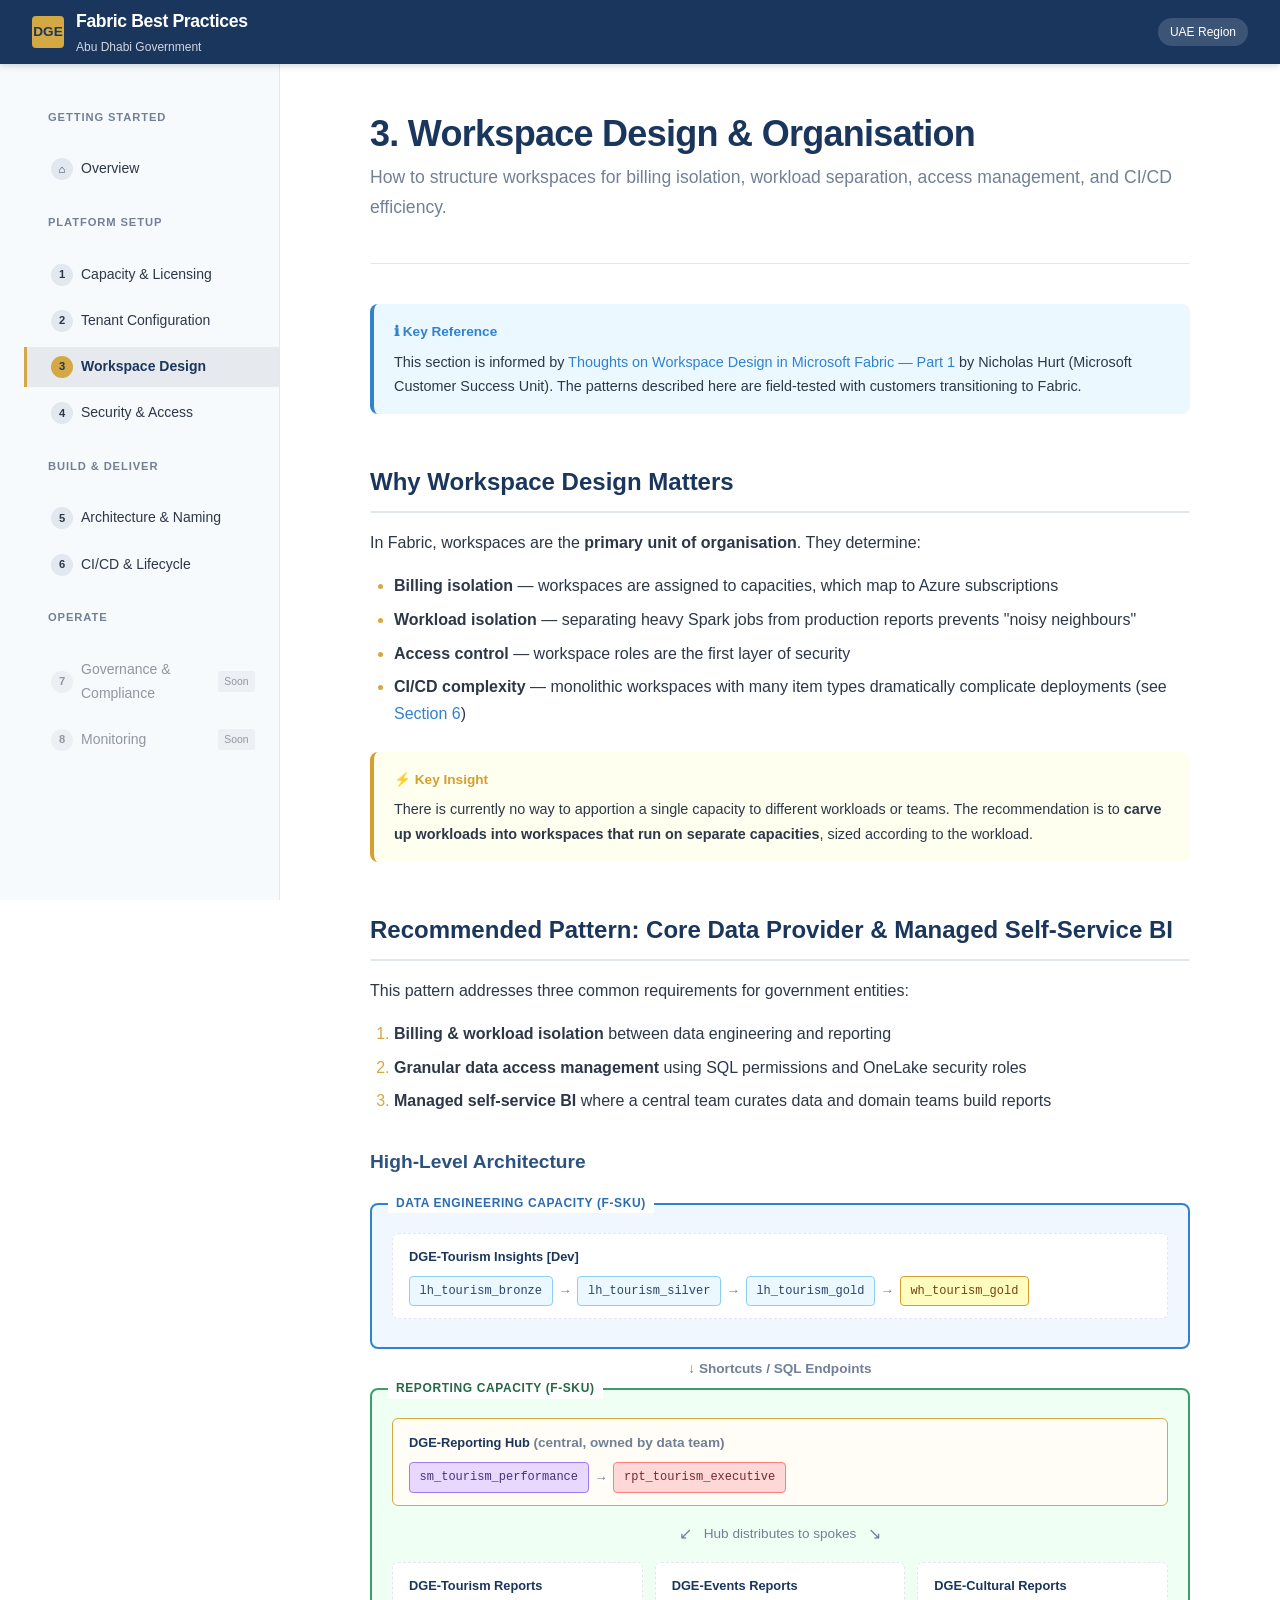
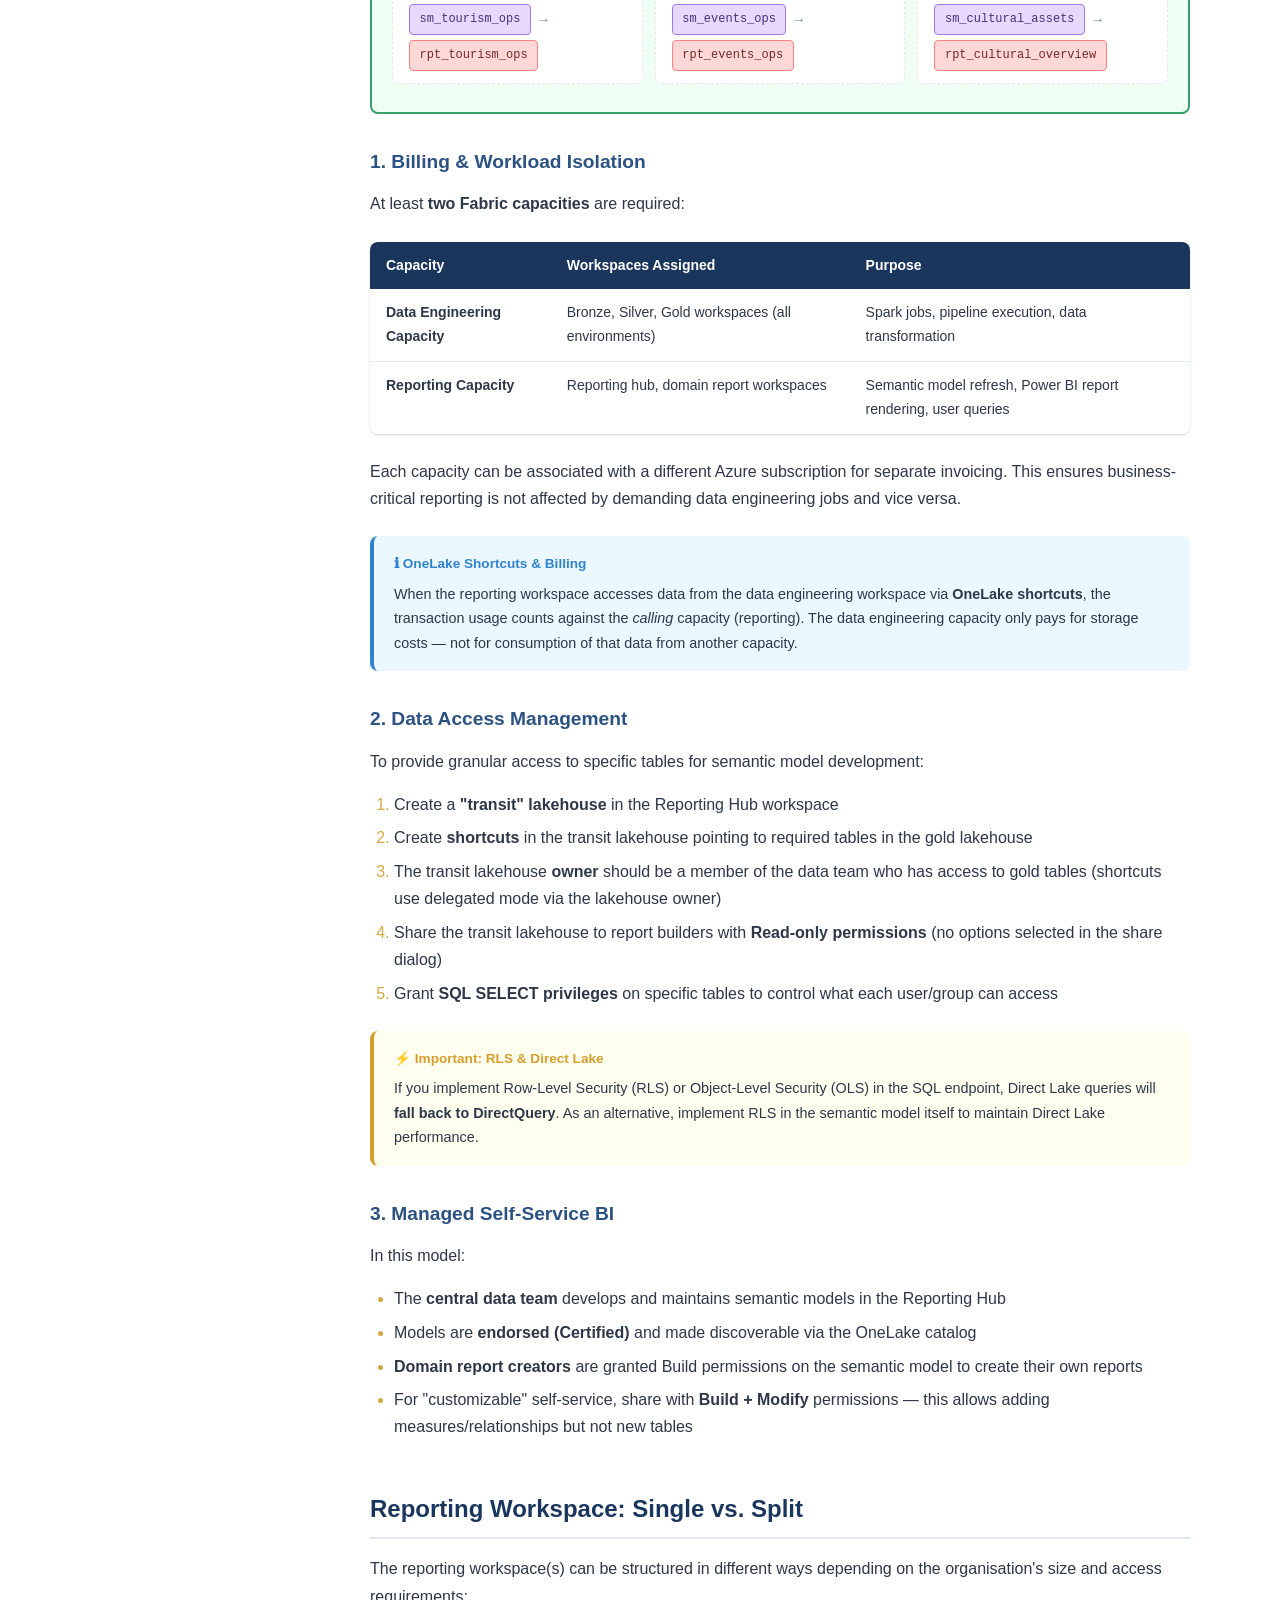
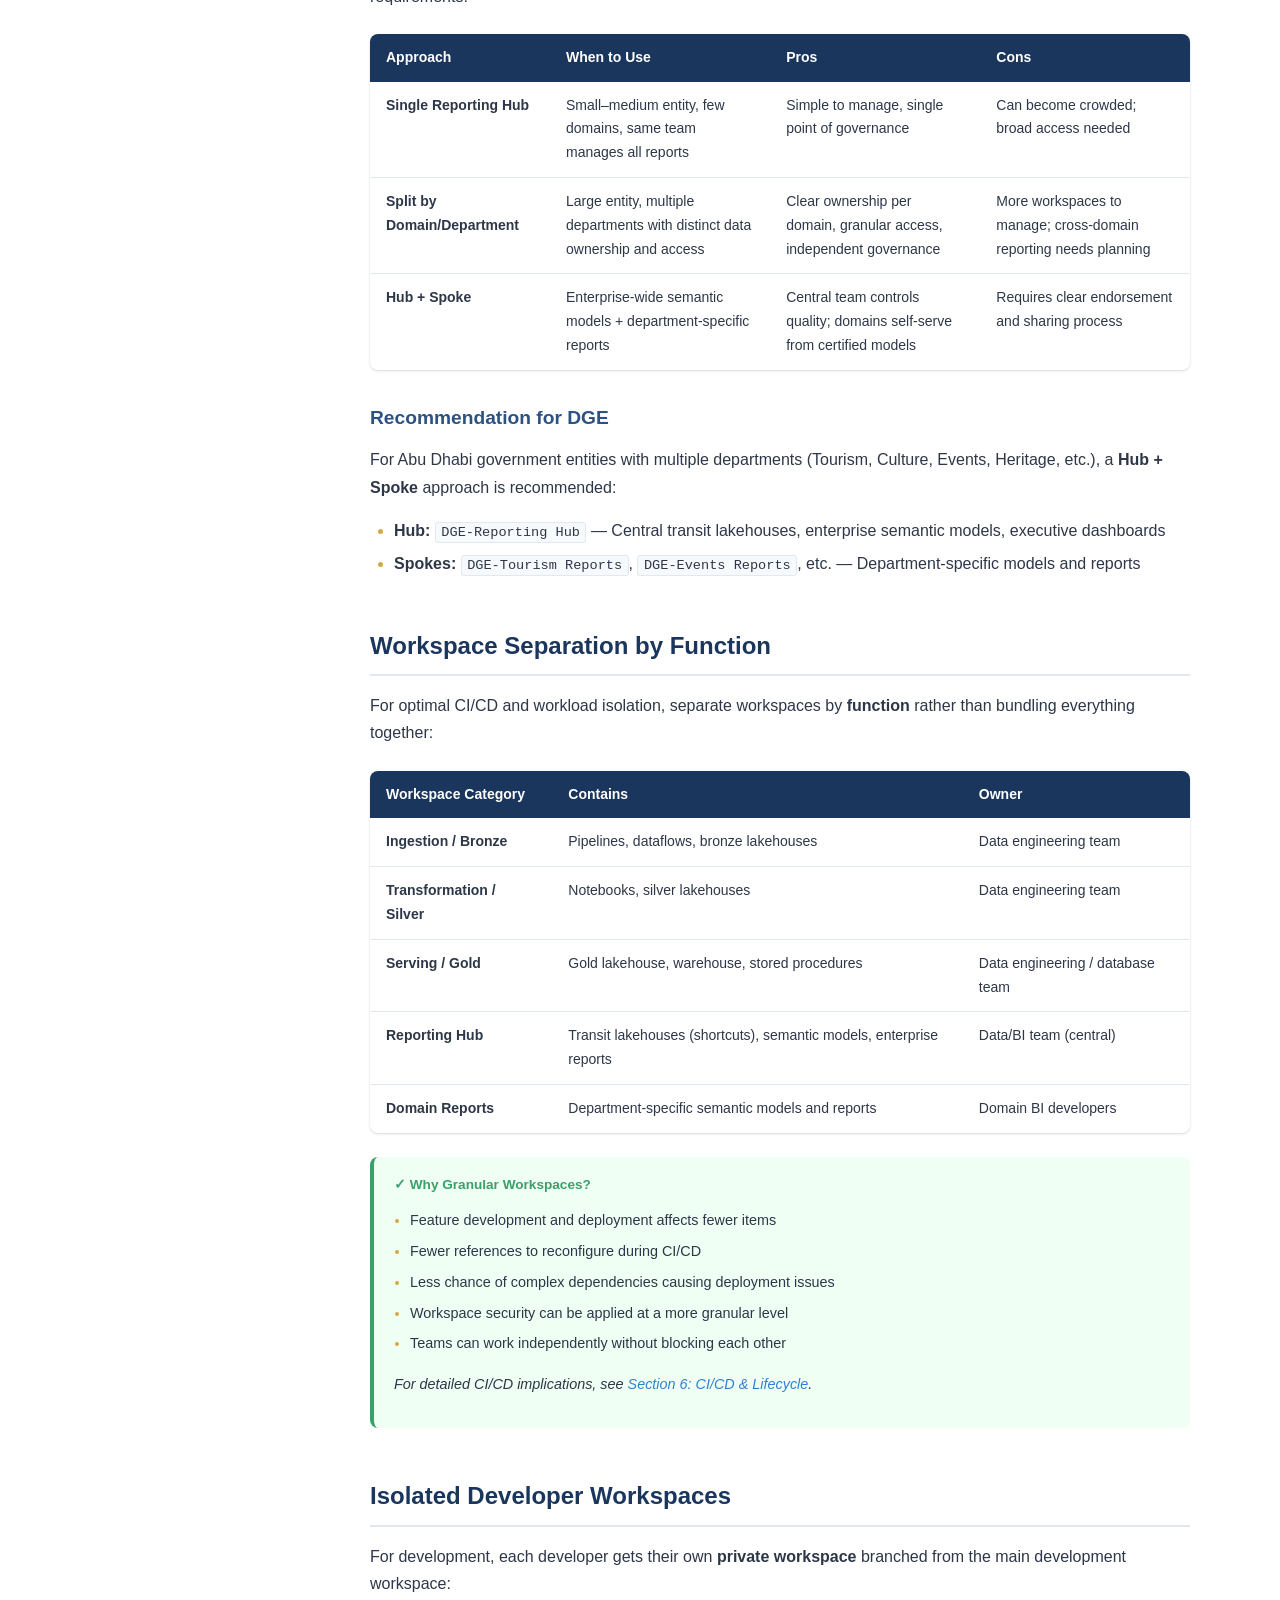
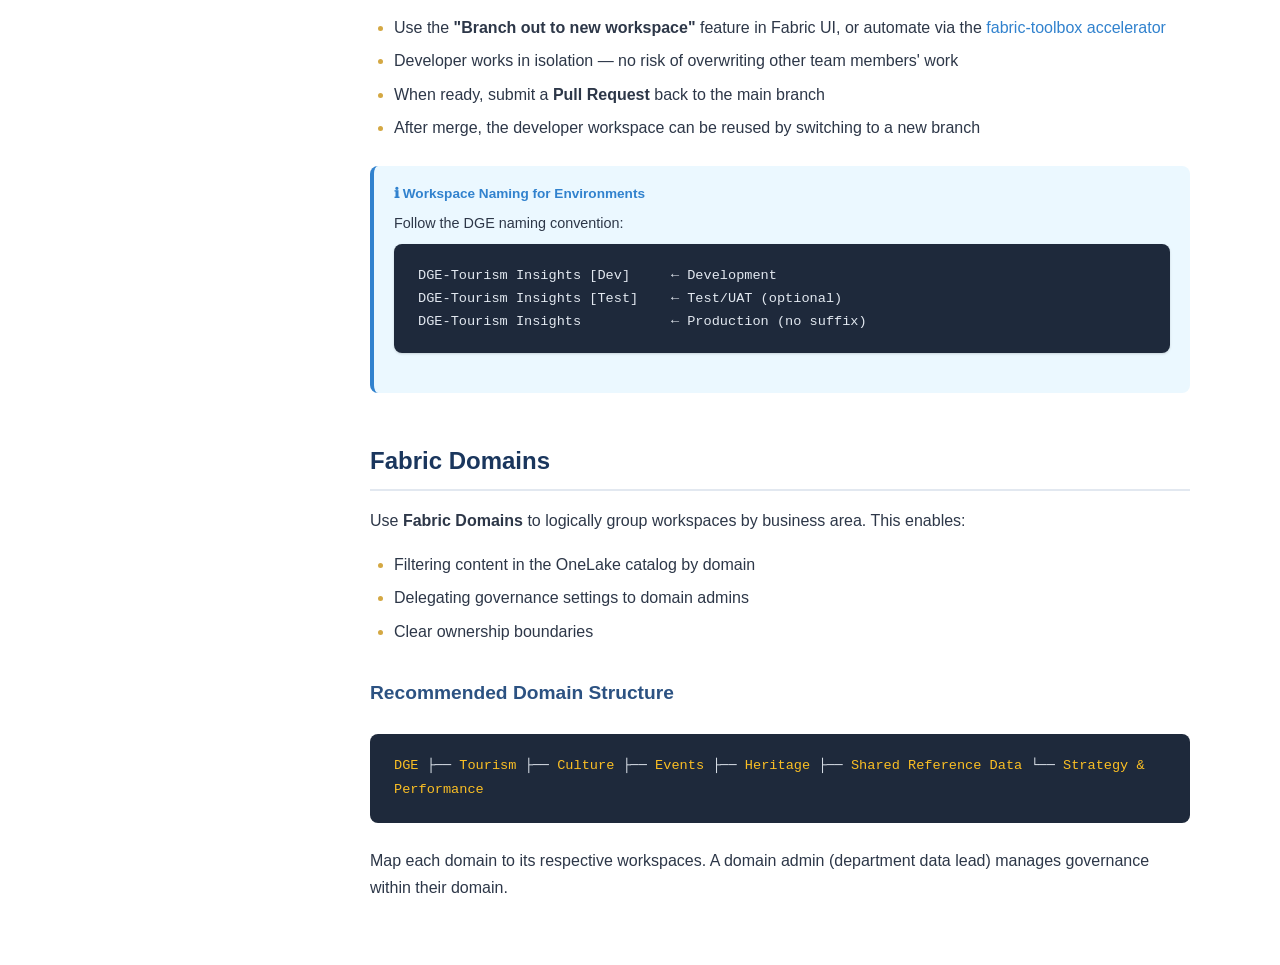
<file: pages/workspace-design.html>
<!DOCTYPE html>
<html lang="en">
<head>
    <meta charset="UTF-8">
    <meta name="viewport" content="width=device-width, initial-scale=1.0">
    <title>Workspace Design — Fabric Best Practices</title>
    <link rel="stylesheet" href="../css/style.css">
</head>
<body>
    <!-- Header -->
    <header class="site-header">
        <button class="mobile-menu-btn" onclick="toggleSidebar()" aria-label="Toggle menu">☰</button>
        <a href="../index.html" class="logo">
            <div class="logo-icon">DGE</div>
            <div>
                <div class="logo-text">Fabric Best Practices</div>
                <div class="logo-subtitle">Abu Dhabi Government</div>
            </div>
        </a>
        <div class="header-right">
            <span class="header-badge">UAE Region</span>
        </div>
    </header>

    <!-- Sidebar -->
    <nav class="sidebar" id="sidebar">
        <ul class="sidebar-nav">
            <li class="sidebar-section">
                <div class="sidebar-section-title">Getting Started</div>
            </li>
            <li><a href="../index.html" class="sidebar-link">
                <span class="link-number">⌂</span> Overview
            </a></li>
            <li class="sidebar-section">
                <div class="sidebar-section-title">Platform Setup</div>
            </li>
            <li><a href="capacity-planning.html" class="sidebar-link">
                <span class="link-number">1</span> Capacity & Licensing
            </a></li>
            <li><a href="tenant-configuration.html" class="sidebar-link">
                <span class="link-number">2</span> Tenant Configuration
            </a></li>
            <li><a href="workspace-design.html" class="sidebar-link active">
                <span class="link-number">3</span> Workspace Design
            </a></li>
            <li><a href="security-access.html" class="sidebar-link">
                <span class="link-number">4</span> Security & Access
            </a></li>
            <li class="sidebar-section">
                <div class="sidebar-section-title">Build & Deliver</div>
            </li>
            <li><a href="data-architecture.html" class="sidebar-link">
                <span class="link-number">5</span> Architecture & Naming
            </a></li>
            <li><a href="cicd.html" class="sidebar-link">
                <span class="link-number">6</span> CI/CD & Lifecycle
            </a></li>
            <li class="sidebar-section">
                <div class="sidebar-section-title">Operate</div>
            </li>
            <li><a href="#" class="sidebar-link coming-soon">
                <span class="link-number">7</span> Governance & Compliance
            </a></li>
            <li><a href="#" class="sidebar-link coming-soon">
                <span class="link-number">8</span> Monitoring
            </a></li>
        </ul>
    </nav>

    <!-- Main Content -->
    <main class="main-content">
        <div class="page-content">
            <div class="page-header">
                <h1>3. Workspace Design & Organisation</h1>
                <p class="page-subtitle">How to structure workspaces for billing isolation, workload separation, access management, and CI/CD efficiency.</p>
            </div>

            <div class="callout callout-info">
                <div class="callout-title">ℹ Key Reference</div>
                <div class="callout-body">
                    This section is informed by <a href="https://medium.com/microsoftazure/thoughts-on-workspace-design-in-microsoft-fabric-f99f79ac6f32" target="_blank">Thoughts on Workspace Design in Microsoft Fabric — Part 1</a> by Nicholas Hurt (Microsoft Customer Success Unit). The patterns described here are field-tested with customers transitioning to Fabric.
                </div>
            </div>

            <!-- Why It Matters -->
            <h2>Why Workspace Design Matters</h2>
            <p>In Fabric, workspaces are the <strong>primary unit of organisation</strong>. They determine:</p>
            <ul>
                <li><strong>Billing isolation</strong> — workspaces are assigned to capacities, which map to Azure subscriptions</li>
                <li><strong>Workload isolation</strong> — separating heavy Spark jobs from production reports prevents "noisy neighbours"</li>
                <li><strong>Access control</strong> — workspace roles are the first layer of security</li>
                <li><strong>CI/CD complexity</strong> — monolithic workspaces with many item types dramatically complicate deployments (see <a href="cicd.html">Section 6</a>)</li>
            </ul>

            <div class="callout callout-warning">
                <div class="callout-title">⚡ Key Insight</div>
                <div class="callout-body">
                    There is currently no way to apportion a single capacity to different workloads or teams. The recommendation is to <strong>carve up workloads into workspaces that run on separate capacities</strong>, sized according to the workload.
                </div>
            </div>

            <!-- Recommended Pattern -->
            <h2>Recommended Pattern: Core Data Provider & Managed Self-Service BI</h2>
            <p>This pattern addresses three common requirements for government entities:</p>
            <ol>
                <li><strong>Billing & workload isolation</strong> between data engineering and reporting</li>
                <li><strong>Granular data access management</strong> using SQL permissions and OneLake security roles</li>
                <li><strong>Managed self-service BI</strong> where a central team curates data and domain teams build reports</li>
            </ol>

            <h3>High-Level Architecture</h3>
            <div class="architecture-diagram">
                <!-- Data Engineering Capacity -->
                <div class="arch-capacity arch-capacity--engineering">
                    <div class="arch-capacity__label">Data Engineering Capacity (F-SKU)</div>
                    <div class="arch-workspace">
                        <div class="arch-workspace__label">DGE-Tourism Insights [Dev]</div>
                        <div class="arch-items">
                            <div class="arch-item arch-item--lakehouse">lh_tourism_bronze</div>
                            <div class="arch-arrow">→</div>
                            <div class="arch-item arch-item--lakehouse">lh_tourism_silver</div>
                            <div class="arch-arrow">→</div>
                            <div class="arch-item arch-item--lakehouse">lh_tourism_gold</div>
                            <div class="arch-arrow">→</div>
                            <div class="arch-item arch-item--warehouse">wh_tourism_gold</div>
                        </div>
                    </div>
                </div>

                <div class="arch-connector">↓ Shortcuts / SQL Endpoints</div>

                <!-- Reporting Capacity -->
                <div class="arch-capacity arch-capacity--reporting">
                    <div class="arch-capacity__label">Reporting Capacity (F-SKU)</div>

                    <!-- Reporting Hub -->
                    <div class="arch-workspace arch-workspace--hub">
                        <div class="arch-workspace__label">DGE-Reporting Hub <span class="text-small text-muted">(central, owned by data team)</span></div>
                        <div class="arch-items">
                            <div class="arch-item arch-item--semantic">sm_tourism_performance</div>
                            <div class="arch-arrow">→</div>
                            <div class="arch-item arch-item--report">rpt_tourism_executive</div>
                        </div>
                    </div>

                    <div class="arch-spoke-connector">
                        <span>↙</span>
                        <span class="text-small text-muted">Hub distributes to spokes</span>
                        <span>↘</span>
                    </div>

                    <!-- Spokes -->
                    <div class="arch-spokes">
                        <div class="arch-workspace arch-workspace--spoke">
                            <div class="arch-workspace__label">DGE-Tourism Reports</div>
                            <div class="arch-items">
                                <div class="arch-item arch-item--semantic">sm_tourism_ops</div>
                                <div class="arch-arrow">→</div>
                                <div class="arch-item arch-item--report">rpt_tourism_ops</div>
                            </div>
                        </div>
                        <div class="arch-workspace arch-workspace--spoke">
                            <div class="arch-workspace__label">DGE-Events Reports</div>
                            <div class="arch-items">
                                <div class="arch-item arch-item--semantic">sm_events_ops</div>
                                <div class="arch-arrow">→</div>
                                <div class="arch-item arch-item--report">rpt_events_ops</div>
                            </div>
                        </div>
                        <div class="arch-workspace arch-workspace--spoke">
                            <div class="arch-workspace__label">DGE-Cultural Reports</div>
                            <div class="arch-items">
                                <div class="arch-item arch-item--semantic">sm_cultural_assets</div>
                                <div class="arch-arrow">→</div>
                                <div class="arch-item arch-item--report">rpt_cultural_overview</div>
                            </div>
                        </div>
                    </div>
                </div>
            </div>

            <!-- Billing Isolation -->
            <h3>1. Billing & Workload Isolation</h3>
            <p>At least <strong>two Fabric capacities</strong> are required:</p>
            <div class="table-wrapper">
                <table>
                    <thead>
                        <tr>
                            <th>Capacity</th>
                            <th>Workspaces Assigned</th>
                            <th>Purpose</th>
                        </tr>
                    </thead>
                    <tbody>
                        <tr>
                            <td><strong>Data Engineering Capacity</strong></td>
                            <td>Bronze, Silver, Gold workspaces (all environments)</td>
                            <td>Spark jobs, pipeline execution, data transformation</td>
                        </tr>
                        <tr>
                            <td><strong>Reporting Capacity</strong></td>
                            <td>Reporting hub, domain report workspaces</td>
                            <td>Semantic model refresh, Power BI report rendering, user queries</td>
                        </tr>
                    </tbody>
                </table>
            </div>
            <p>Each capacity can be associated with a different Azure subscription for separate invoicing. This ensures business-critical reporting is not affected by demanding data engineering jobs and vice versa.</p>

            <div class="callout callout-info">
                <div class="callout-title">ℹ OneLake Shortcuts & Billing</div>
                <div class="callout-body">
                    When the reporting workspace accesses data from the data engineering workspace via <strong>OneLake shortcuts</strong>, the transaction usage counts against the <em>calling</em> capacity (reporting). The data engineering capacity only pays for storage costs — not for consumption of that data from another capacity.
                </div>
            </div>

            <!-- Data Access -->
            <h3>2. Data Access Management</h3>
            <p>To provide granular access to specific tables for semantic model development:</p>
            <ol>
                <li>Create a <strong>"transit" lakehouse</strong> in the Reporting Hub workspace</li>
                <li>Create <strong>shortcuts</strong> in the transit lakehouse pointing to required tables in the gold lakehouse</li>
                <li>The transit lakehouse <strong>owner</strong> should be a member of the data team who has access to gold tables (shortcuts use delegated mode via the lakehouse owner)</li>
                <li>Share the transit lakehouse to report builders with <strong>Read-only permissions</strong> (no options selected in the share dialog)</li>
                <li>Grant <strong>SQL SELECT privileges</strong> on specific tables to control what each user/group can access</li>
            </ol>

            <div class="callout callout-warning">
                <div class="callout-title">⚡ Important: RLS & Direct Lake</div>
                <div class="callout-body">
                    If you implement Row-Level Security (RLS) or Object-Level Security (OLS) in the SQL endpoint, Direct Lake queries will <strong>fall back to DirectQuery</strong>. As an alternative, implement RLS in the semantic model itself to maintain Direct Lake performance.
                </div>
            </div>

            <!-- Self-Service BI -->
            <h3>3. Managed Self-Service BI</h3>
            <p>In this model:</p>
            <ul>
                <li>The <strong>central data team</strong> develops and maintains semantic models in the Reporting Hub</li>
                <li>Models are <strong>endorsed (Certified)</strong> and made discoverable via the OneLake catalog</li>
                <li><strong>Domain report creators</strong> are granted Build permissions on the semantic model to create their own reports</li>
                <li>For "customizable" self-service, share with <strong>Build + Modify</strong> permissions — this allows adding measures/relationships but not new tables</li>
            </ul>

            <!-- Reporting Workspace Options -->
            <h2>Reporting Workspace: Single vs. Split</h2>
            <p>The reporting workspace(s) can be structured in different ways depending on the organisation's size and access requirements:</p>

            <div class="table-wrapper">
                <table>
                    <thead>
                        <tr>
                            <th>Approach</th>
                            <th>When to Use</th>
                            <th>Pros</th>
                            <th>Cons</th>
                        </tr>
                    </thead>
                    <tbody>
                        <tr>
                            <td><strong>Single Reporting Hub</strong></td>
                            <td>Small–medium entity, few domains, same team manages all reports</td>
                            <td>Simple to manage, single point of governance</td>
                            <td>Can become crowded; broad access needed</td>
                        </tr>
                        <tr>
                            <td><strong>Split by Domain/Department</strong></td>
                            <td>Large entity, multiple departments with distinct data ownership and access</td>
                            <td>Clear ownership per domain, granular access, independent governance</td>
                            <td>More workspaces to manage; cross-domain reporting needs planning</td>
                        </tr>
                        <tr>
                            <td><strong>Hub + Spoke</strong></td>
                            <td>Enterprise-wide semantic models + department-specific reports</td>
                            <td>Central team controls quality; domains self-serve from certified models</td>
                            <td>Requires clear endorsement and sharing process</td>
                        </tr>
                    </tbody>
                </table>
            </div>

            <h3>Recommendation for DGE</h3>
            <p>For Abu Dhabi government entities with multiple departments (Tourism, Culture, Events, Heritage, etc.), a <strong>Hub + Spoke</strong> approach is recommended:</p>
            <ul>
                <li><strong>Hub:</strong> <code>DGE-Reporting Hub</code> — Central transit lakehouses, enterprise semantic models, executive dashboards</li>
                <li><strong>Spokes:</strong> <code>DGE-Tourism Reports</code>, <code>DGE-Events Reports</code>, etc. — Department-specific models and reports</li>
            </ul>

            <!-- Workspace Separation by Function -->
            <h2>Workspace Separation by Function</h2>
            <p>For optimal CI/CD and workload isolation, separate workspaces by <strong>function</strong> rather than bundling everything together:</p>

            <div class="table-wrapper">
                <table>
                    <thead>
                        <tr>
                            <th>Workspace Category</th>
                            <th>Contains</th>
                            <th>Owner</th>
                        </tr>
                    </thead>
                    <tbody>
                        <tr>
                            <td><strong>Ingestion / Bronze</strong></td>
                            <td>Pipelines, dataflows, bronze lakehouses</td>
                            <td>Data engineering team</td>
                        </tr>
                        <tr>
                            <td><strong>Transformation / Silver</strong></td>
                            <td>Notebooks, silver lakehouses</td>
                            <td>Data engineering team</td>
                        </tr>
                        <tr>
                            <td><strong>Serving / Gold</strong></td>
                            <td>Gold lakehouse, warehouse, stored procedures</td>
                            <td>Data engineering / database team</td>
                        </tr>
                        <tr>
                            <td><strong>Reporting Hub</strong></td>
                            <td>Transit lakehouses (shortcuts), semantic models, enterprise reports</td>
                            <td>Data/BI team (central)</td>
                        </tr>
                        <tr>
                            <td><strong>Domain Reports</strong></td>
                            <td>Department-specific semantic models and reports</td>
                            <td>Domain BI developers</td>
                        </tr>
                    </tbody>
                </table>
            </div>

            <div class="callout callout-success">
                <div class="callout-title">✓ Why Granular Workspaces?</div>
                <div class="callout-body">
                    <ul style="margin-left:1rem;">
                        <li>Feature development and deployment affects fewer items</li>
                        <li>Fewer references to reconfigure during CI/CD</li>
                        <li>Less chance of complex dependencies causing deployment issues</li>
                        <li>Workspace security can be applied at a more granular level</li>
                        <li>Teams can work independently without blocking each other</li>
                    </ul>
                    <p style="margin-top:0.5rem;"><em>For detailed CI/CD implications, see <a href="cicd.html">Section 6: CI/CD & Lifecycle</a>.</em></p>
                </div>
            </div>

            <!-- Developer Workspaces -->
            <h2>Isolated Developer Workspaces</h2>
            <p>For development, each developer gets their own <strong>private workspace</strong> branched from the main development workspace:</p>
            <ul>
                <li>Use the <strong>"Branch out to new workspace"</strong> feature in Fabric UI, or automate via the <a href="https://github.com/microsoft/fabric-toolbox/tree/main/accelerators/CICD/Branch-out-to-new-workspace" target="_blank">fabric-toolbox accelerator</a></li>
                <li>Developer works in isolation — no risk of overwriting other team members' work</li>
                <li>When ready, submit a <strong>Pull Request</strong> back to the main branch</li>
                <li>After merge, the developer workspace can be reused by switching to a new branch</li>
            </ul>

            <div class="callout callout-info">
                <div class="callout-title">ℹ Workspace Naming for Environments</div>
                <div class="callout-body">
                    Follow the DGE naming convention:
                    <pre style="margin-top:0.5rem;"><code>DGE-Tourism Insights [Dev]     ← Development
DGE-Tourism Insights [Test]    ← Test/UAT (optional)
DGE-Tourism Insights           ← Production (no suffix)</code></pre>
                </div>
            </div>

            <!-- Domains -->
            <h2>Fabric Domains</h2>
            <p>Use <strong>Fabric Domains</strong> to logically group workspaces by business area. This enables:</p>
            <ul>
                <li>Filtering content in the OneLake catalog by domain</li>
                <li>Delegating governance settings to domain admins</li>
                <li>Clear ownership boundaries</li>
            </ul>

            <h3>Recommended Domain Structure</h3>
            <div class="folder-tree">
<span class="folder">DGE</span>
 ├── <span class="folder">Tourism</span>
 ├── <span class="folder">Culture</span>
 ├── <span class="folder">Events</span>
 ├── <span class="folder">Heritage</span>
 ├── <span class="folder">Shared Reference Data</span>
 └── <span class="folder">Strategy & Performance</span>
            </div>

            <p>Map each domain to its respective workspaces. A domain admin (department data lead) manages governance within their domain.</p>

        </div>
    </main>

    <script>
        function toggleSidebar() {
            document.getElementById('sidebar').classList.toggle('open');
        }
    </script>
</body>
</html>
</file>
<file: fabric-administration-best-practices/css/style.css>
/* ===== CSS Variables ===== */
:root {
    --primary: #1a365d;
    --primary-light: #2c5282;
    --accent: #d4a843;
    --accent-light: #e8c872;
    --bg: #ffffff;
    --bg-alt: #f7fafc;
    --bg-dark: #1a202c;
    --text: #2d3748;
    --text-light: #718096;
    --text-inverse: #ffffff;
    --border: #e2e8f0;
    --code-bg: #1e293b;
    --code-text: #e2e8f0;
    --success: #38a169;
    --danger: #e53e3e;
    --warning: #d69e2e;
    --info: #3182ce;
    --sidebar-width: 280px;
    --header-height: 64px;
    --radius: 8px;
    --shadow: 0 1px 3px rgba(0,0,0,0.1), 0 1px 2px rgba(0,0,0,0.06);
    --shadow-md: 0 4px 6px rgba(0,0,0,0.07), 0 2px 4px rgba(0,0,0,0.06);
    --shadow-lg: 0 10px 15px rgba(0,0,0,0.1), 0 4px 6px rgba(0,0,0,0.05);
    --transition: all 0.2s ease;
}

/* ===== Reset & Base ===== */
*, *::before, *::after {
    box-sizing: border-box;
    margin: 0;
    padding: 0;
}

html {
    scroll-behavior: smooth;
    font-size: 16px;
}

body {
    font-family: 'Segoe UI', -apple-system, BlinkMacSystemFont, sans-serif;
    color: var(--text);
    background: var(--bg);
    line-height: 1.7;
    -webkit-font-smoothing: antialiased;
}

/* ===== Header ===== */
.site-header {
    position: fixed;
    top: 0;
    left: 0;
    right: 0;
    height: var(--header-height);
    background: var(--primary);
    color: var(--text-inverse);
    display: flex;
    align-items: center;
    padding: 0 2rem;
    z-index: 1000;
    box-shadow: var(--shadow-md);
}

.site-header .logo {
    display: flex;
    align-items: center;
    gap: 0.75rem;
    text-decoration: none;
    color: var(--text-inverse);
}

.site-header .logo-icon {
    width: 32px;
    height: 32px;
    background: var(--accent);
    border-radius: 4px;
    display: flex;
    align-items: center;
    justify-content: center;
    font-weight: 700;
    font-size: 0.85rem;
    color: var(--primary);
}

.site-header .logo-text {
    font-size: 1.1rem;
    font-weight: 600;
    letter-spacing: -0.02em;
}

.site-header .logo-subtitle {
    font-size: 0.75rem;
    opacity: 0.8;
    font-weight: 400;
}

.header-right {
    margin-left: auto;
    display: flex;
    align-items: center;
    gap: 1rem;
}

.header-badge {
    background: rgba(255,255,255,0.15);
    padding: 0.25rem 0.75rem;
    border-radius: 20px;
    font-size: 0.75rem;
    font-weight: 500;
}

/* ===== Sidebar ===== */
.sidebar {
    position: fixed;
    top: var(--header-height);
    left: 0;
    bottom: 0;
    width: var(--sidebar-width);
    background: var(--bg-alt);
    border-right: 1px solid var(--border);
    overflow-y: auto;
    padding: 1.5rem 0;
    z-index: 900;
    transition: transform 0.3s ease;
}

.sidebar-nav {
    list-style: none;
}

.sidebar-section {
    padding: 0.5rem 1.5rem;
    margin-top: 1rem;
}

.sidebar-section:first-child {
    margin-top: 0;
}

.sidebar-section-title {
    font-size: 0.7rem;
    text-transform: uppercase;
    letter-spacing: 0.08em;
    color: var(--text-light);
    font-weight: 600;
    margin-bottom: 0.5rem;
}

.sidebar-link {
    display: flex;
    align-items: center;
    gap: 0.5rem;
    padding: 0.5rem 1.5rem;
    color: var(--text);
    text-decoration: none;
    font-size: 0.875rem;
    border-left: 3px solid transparent;
    transition: var(--transition);
}

.sidebar-link:hover {
    background: var(--border);
    color: var(--primary);
}

.sidebar-link.active {
    background: rgba(26, 54, 93, 0.08);
    color: var(--primary);
    border-left-color: var(--accent);
    font-weight: 600;
}

.sidebar-link .link-number {
    display: inline-flex;
    align-items: center;
    justify-content: center;
    width: 22px;
    height: 22px;
    background: var(--border);
    border-radius: 50%;
    font-size: 0.7rem;
    font-weight: 600;
    flex-shrink: 0;
}

.sidebar-link.active .link-number {
    background: var(--accent);
    color: var(--primary);
}

.sidebar-link.coming-soon {
    opacity: 0.5;
    pointer-events: none;
}

.sidebar-link.coming-soon::after {
    content: 'Soon';
    font-size: 0.65rem;
    background: var(--border);
    padding: 0.1rem 0.4rem;
    border-radius: 3px;
    margin-left: auto;
}

/* ===== Main Content ===== */
.main-content {
    margin-left: var(--sidebar-width);
    margin-top: var(--header-height);
    min-height: calc(100vh - var(--header-height));
}

.page-content {
    max-width: 900px;
    margin: 0 auto;
    padding: 3rem 2.5rem;
}

/* ===== Typography ===== */
h1 {
    font-size: 2.25rem;
    font-weight: 700;
    color: var(--primary);
    line-height: 1.2;
    margin-bottom: 0.5rem;
    letter-spacing: -0.02em;
}

h2 {
    font-size: 1.5rem;
    font-weight: 600;
    color: var(--primary);
    margin-top: 3rem;
    margin-bottom: 1rem;
    padding-bottom: 0.5rem;
    border-bottom: 2px solid var(--border);
}

h3 {
    font-size: 1.2rem;
    font-weight: 600;
    color: var(--primary-light);
    margin-top: 2rem;
    margin-bottom: 0.75rem;
}

h4 {
    font-size: 1rem;
    font-weight: 600;
    color: var(--text);
    margin-top: 1.5rem;
    margin-bottom: 0.5rem;
}

p {
    margin-bottom: 1rem;
}

/* ===== Page Header ===== */
.page-header {
    margin-bottom: 2.5rem;
    padding-bottom: 1.5rem;
    border-bottom: 1px solid var(--border);
}

.page-header .page-subtitle {
    font-size: 1.1rem;
    color: var(--text-light);
    margin-top: 0.5rem;
}

.page-header .page-meta {
    display: flex;
    gap: 1rem;
    margin-top: 1rem;
    font-size: 0.8rem;
    color: var(--text-light);
}

.page-meta-item {
    display: flex;
    align-items: center;
    gap: 0.3rem;
}

/* ===== Tables ===== */
.table-wrapper {
    overflow-x: auto;
    margin: 1.5rem 0;
    border-radius: var(--radius);
    box-shadow: var(--shadow);
}

table {
    width: 100%;
    border-collapse: collapse;
    font-size: 0.875rem;
}

thead th {
    background: var(--primary);
    color: var(--text-inverse);
    font-weight: 600;
    text-align: left;
    padding: 0.75rem 1rem;
    white-space: nowrap;
}

tbody td {
    padding: 0.75rem 1rem;
    border-bottom: 1px solid var(--border);
    vertical-align: top;
}

tbody tr:hover {
    background: var(--bg-alt);
}

tbody tr:last-child td {
    border-bottom: none;
}

tr.row-recommended {
    background: #ebf8ff;
    border-left: 4px solid var(--info);
}

tr.row-recommended td:first-child {
    font-weight: 700;
}

tr.row-recommended:hover {
    background: #d4edfc;
}

/* ===== Code Blocks ===== */
code {
    font-family: 'Cascadia Code', 'Fira Code', 'Consolas', monospace;
    font-size: 0.85em;
    background: var(--bg-alt);
    padding: 0.15em 0.4em;
    border-radius: 3px;
    border: 1px solid var(--border);
}

pre {
    background: var(--code-bg);
    color: var(--code-text);
    padding: 1.25rem 1.5rem;
    border-radius: var(--radius);
    overflow-x: auto;
    margin: 1.5rem 0;
    line-height: 1.6;
    box-shadow: var(--shadow);
}

pre code {
    background: none;
    padding: 0;
    border: none;
    color: inherit;
    font-size: 0.85rem;
}

/* ===== Callout Boxes ===== */
.callout {
    padding: 1rem 1.25rem;
    border-radius: var(--radius);
    margin: 1.5rem 0;
    border-left: 4px solid;
}

.callout-title {
    font-weight: 600;
    font-size: 0.85rem;
    margin-bottom: 0.4rem;
    display: flex;
    align-items: center;
    gap: 0.4rem;
}

.callout-body {
    font-size: 0.9rem;
}

.callout-info {
    background: #ebf8ff;
    border-color: var(--info);
}

.callout-info .callout-title { color: var(--info); }

.callout-warning {
    background: #fffff0;
    border-color: var(--warning);
}

.callout-warning .callout-title { color: var(--warning); }

.callout-danger {
    background: #fff5f5;
    border-color: var(--danger);
}

.callout-danger .callout-title { color: var(--danger); }

.callout-success {
    background: #f0fff4;
    border-color: var(--success);
}

.callout-success .callout-title { color: var(--success); }

/* ===== Badge ===== */
.badge {
    display: inline-block;
    padding: 0.2rem 0.5rem;
    border-radius: 3px;
    font-size: 0.7rem;
    font-weight: 600;
    text-transform: uppercase;
    letter-spacing: 0.03em;
}

.badge-disable {
    background: #fed7d7;
    color: #c53030;
}

.badge-enable {
    background: #c6f6d5;
    color: #276749;
}

.badge-review {
    background: #fefcbf;
    color: #975a16;
}

/* ===== Cards ===== */
.card-grid {
    display: grid;
    grid-template-columns: repeat(auto-fit, minmax(280px, 1fr));
    gap: 1.5rem;
    margin: 2rem 0;
}

.card {
    background: var(--bg);
    border: 1px solid var(--border);
    border-radius: var(--radius);
    padding: 1.5rem;
    transition: var(--transition);
    text-decoration: none;
    color: inherit;
}

.card:hover {
    box-shadow: var(--shadow-lg);
    border-color: var(--accent);
    transform: translateY(-2px);
}

.card-number {
    display: inline-flex;
    align-items: center;
    justify-content: center;
    width: 36px;
    height: 36px;
    background: var(--accent);
    color: var(--primary);
    border-radius: 50%;
    font-weight: 700;
    font-size: 0.9rem;
    margin-bottom: 0.75rem;
}

.card-title {
    font-size: 1.05rem;
    font-weight: 600;
    color: var(--primary);
    margin-bottom: 0.5rem;
}

.card-desc {
    font-size: 0.85rem;
    color: var(--text-light);
    line-height: 1.5;
}

/* ===== Lists ===== */
ul, ol {
    margin: 0.75rem 0 1rem 1.5rem;
}

li {
    margin-bottom: 0.4rem;
}

li::marker {
    color: var(--accent);
}

/* ===== Links ===== */
a {
    color: var(--info);
    text-decoration: none;
    transition: var(--transition);
}

a:hover {
    color: var(--primary-light);
    text-decoration: underline;
}

/* ===== Landing Page ===== */
.hero {
    background: linear-gradient(135deg, var(--primary) 0%, var(--primary-light) 100%);
    color: var(--text-inverse);
    padding: 4rem 2.5rem;
    margin: -3rem -2.5rem 3rem;
    border-radius: 0 0 var(--radius) var(--radius);
}

.hero h1 {
    color: var(--text-inverse);
    font-size: 2.5rem;
    margin-bottom: 1rem;
}

.hero p {
    font-size: 1.1rem;
    opacity: 0.9;
    max-width: 700px;
}

.hero .hero-badge {
    display: inline-block;
    background: var(--accent);
    color: var(--primary);
    padding: 0.3rem 0.8rem;
    border-radius: 4px;
    font-size: 0.8rem;
    font-weight: 600;
    margin-bottom: 1rem;
}

/* ===== Folder Tree ===== */
.folder-tree {
    background: var(--code-bg);
    color: var(--code-text);
    padding: 1.25rem 1.5rem;
    border-radius: var(--radius);
    font-family: 'Cascadia Code', 'Consolas', monospace;
    font-size: 0.85rem;
    line-height: 1.8;
    margin: 1.5rem 0;
}

.folder-tree .folder { color: #fbbf24; }
.folder-tree .file { color: #93c5fd; }
.folder-tree .comment { color: #6b7280; font-style: italic; }

/* ===== Flow Diagram ===== */
.flow-diagram {
    display: flex;
    flex-direction: column;
    align-items: center;
    gap: 0;
    margin: 1.5rem 0;
}

.flow-stage {
    width: 100%;
    border: 2px solid var(--border);
    border-radius: var(--radius);
    padding: 1.25rem 1.5rem;
    background: var(--bg);
}

.flow-stage__label {
    font-size: 0.75rem;
    font-weight: 700;
    text-transform: uppercase;
    letter-spacing: 0.05em;
    margin-bottom: 0.75rem;
    padding: 0.25rem 0.75rem;
    border-radius: 4px;
    display: inline-block;
}

.flow-stage--dev {
    border-color: #3182ce;
}

.flow-stage--dev .flow-stage__label {
    background: #ebf8ff;
    color: #2b6cb0;
}

.flow-stage--cicd {
    border-color: var(--accent);
}

.flow-stage--cicd .flow-stage__label {
    background: #fef9e7;
    color: #92600a;
}

.flow-stage--prod {
    border-color: var(--success);
}

.flow-stage--prod .flow-stage__label {
    background: #f0fff4;
    color: #276749;
}

.flow-stage__steps {
    display: flex;
    flex-wrap: wrap;
    align-items: center;
    gap: 0.4rem;
}

.flow-stage__steps--numbered {
    flex-direction: column;
    align-items: flex-start;
    gap: 0.35rem;
}

.flow-stage__steps--numbered .flow-step {
    background: var(--bg-alt);
}

.flow-step {
    background: var(--bg-alt);
    border: 1px solid var(--border);
    border-radius: 4px;
    padding: 0.3rem 0.65rem;
    font-size: 0.82rem;
    white-space: nowrap;
}

.flow-step--highlight {
    background: #ebf8ff;
    border-color: #3182ce;
    font-weight: 600;
}

.flow-arrow {
    color: var(--text-light);
    font-size: 0.9rem;
    font-weight: 700;
}

.flow-connector {
    font-size: 1.4rem;
    color: var(--text-light);
    line-height: 1;
    padding: 0.3rem 0;
}

/* ===== Responsive ===== */
.mobile-menu-btn {
    display: none;
    background: none;
    border: none;
    color: var(--text-inverse);
    font-size: 1.5rem;
    cursor: pointer;
    padding: 0.5rem;
}

@media (max-width: 1024px) {
    .sidebar {
        transform: translateX(-100%);
    }

    .sidebar.open {
        transform: translateX(0);
    }

    .main-content {
        margin-left: 0;
    }

    .mobile-menu-btn {
        display: block;
    }
}

@media (max-width: 768px) {
    .page-content {
        padding: 2rem 1.25rem;
    }

    h1 { font-size: 1.75rem; }
    h2 { font-size: 1.3rem; }

    .hero {
        padding: 2.5rem 1.25rem;
        margin: -2rem -1.25rem 2rem;
    }

    .hero h1 { font-size: 1.75rem; }

    .card-grid {
        grid-template-columns: 1fr;
    }

    table {
        font-size: 0.8rem;
    }

    thead th, tbody td {
        padding: 0.5rem 0.6rem;
    }
}

/* ===== Architecture Diagram ===== */
.architecture-diagram {
    display: flex;
    flex-direction: column;
    gap: 0;
    margin: 1.5rem 0;
}

.arch-capacity {
    border: 2px solid var(--border);
    border-radius: var(--radius);
    padding: 1.25rem;
    position: relative;
}

.arch-capacity__label {
    position: absolute;
    top: -0.75rem;
    left: 1rem;
    background: var(--bg);
    padding: 0 0.5rem;
    font-size: 0.75rem;
    font-weight: 700;
    text-transform: uppercase;
    letter-spacing: 0.05em;
}

.arch-capacity--engineering {
    border-color: #3182ce;
    background: #f0f7ff;
}

.arch-capacity--engineering .arch-capacity__label {
    color: #2b6cb0;
}

.arch-capacity--reporting {
    border-color: var(--success);
    background: #f0fff4;
}

.arch-capacity--reporting .arch-capacity__label {
    color: #276749;
}

.arch-workspace {
    border: 1px dashed var(--border);
    border-radius: 6px;
    padding: 0.75rem 1rem;
    margin: 0.5rem 0;
    background: var(--bg);
}

.arch-workspace--hub {
    border-style: solid;
    border-color: var(--accent);
    background: #fffdf5;
}

.arch-workspace--spoke {
    flex: 1;
    min-width: 180px;
}

.arch-workspace__label {
    font-size: 0.8rem;
    font-weight: 700;
    color: var(--primary);
    margin-bottom: 0.5rem;
}

.arch-items {
    display: flex;
    flex-wrap: wrap;
    align-items: center;
    gap: 0.35rem;
}

.arch-item {
    padding: 0.25rem 0.6rem;
    border-radius: 4px;
    font-size: 0.75rem;
    font-family: 'Cascadia Code', 'Consolas', monospace;
    white-space: nowrap;
    border: 1px solid var(--border);
}

.arch-item--lakehouse {
    background: #ebf8ff;
    border-color: #90cdf4;
    color: #2a4365;
}

.arch-item--warehouse {
    background: #fefcbf;
    border-color: #d69e2e;
    color: #744210;
}

.arch-item--semantic {
    background: #e9d8fd;
    border-color: #9f7aea;
    color: #44337a;
}

.arch-item--report {
    background: #fed7d7;
    border-color: #fc8181;
    color: #742a2a;
}

.arch-arrow {
    color: var(--text-light);
    font-weight: 700;
    font-size: 0.85rem;
}

.arch-connector {
    text-align: center;
    padding: 0.5rem 0;
    font-size: 0.85rem;
    color: var(--text-light);
    font-weight: 600;
}

.arch-spoke-connector {
    display: flex;
    justify-content: center;
    align-items: center;
    gap: 0.75rem;
    padding: 0.4rem 0;
    color: var(--text-light);
    font-size: 1rem;
}

.arch-spokes {
    display: flex;
    flex-wrap: wrap;
    gap: 0.75rem;
}

@media (max-width: 768px) {
    .arch-spokes {
        flex-direction: column;
    }
}

/* ===== Popup Overlays ===== */
.popup-overlay {
    display: none;
    position: fixed;
    top: 0;
    left: 0;
    width: 100%;
    height: 100%;
    background: rgba(0, 0, 0, 0.5);
    z-index: 1000;
    align-items: center;
    justify-content: center;
}

.popup-overlay.active {
    display: flex;
}

.popup-content {
    background: var(--bg);
    border-radius: var(--radius);
    padding: 2rem;
    max-width: 700px;
    max-height: 80vh;
    overflow-y: auto;
    box-shadow: var(--shadow-lg);
    position: relative;
    width: 90%;
}

.popup-content h4 {
    margin-top: 0;
    color: var(--primary);
}

.popup-close {
    position: absolute;
    top: 0.75rem;
    right: 1rem;
    background: none;
    border: none;
    font-size: 1.5rem;
    cursor: pointer;
    color: var(--text-light);
    line-height: 1;
}

.popup-close:hover {
    color: var(--text);
}

.popup-trigger {
    cursor: pointer;
    text-decoration: underline;
    color: var(--info);
    font-size: 0.82rem;
}

.popup-trigger:hover {
    color: var(--primary);
}

/* ===== Collapsible Details ===== */
details {
    margin: 0.75rem 0 1.5rem;
    border: 1px solid var(--border);
    border-radius: var(--radius);
    overflow: hidden;
}

details summary {
    padding: 0.6rem 1rem;
    background: var(--bg-alt);
    cursor: pointer;
    font-size: 0.85rem;
    font-weight: 500;
    color: var(--text-light);
    transition: var(--transition);
    user-select: none;
    list-style: none;
}

details summary::-webkit-details-marker {
    display: none;
}

details summary::before {
    content: '▸ ';
    font-size: 0.75rem;
    margin-right: 0.3rem;
}

details[open] summary::before {
    content: '▾ ';
}

details summary:hover {
    background: var(--border);
    color: var(--text);
}

details[open] summary {
    border-bottom: 1px solid var(--border);
    color: var(--text);
}

details pre {
    margin: 0;
    border-radius: 0;
    box-shadow: none;
}

/* ===== Utility ===== */
.text-muted { color: var(--text-light); }
.text-small { font-size: 0.85rem; }
.mt-1 { margin-top: 0.5rem; }
.mt-2 { margin-top: 1rem; }
.mt-3 { margin-top: 1.5rem; }
.mb-1 { margin-bottom: 0.5rem; }
.mb-2 { margin-bottom: 1rem; }
.mb-3 { margin-bottom: 1.5rem; }
</file>
<file: css/style.css>
/* ===== CSS Variables ===== */
:root {
    --primary: #1a365d;
    --primary-light: #2c5282;
    --accent: #d4a843;
    --accent-light: #e8c872;
    --bg: #ffffff;
    --bg-alt: #f7fafc;
    --bg-dark: #1a202c;
    --text: #2d3748;
    --text-light: #718096;
    --text-inverse: #ffffff;
    --border: #e2e8f0;
    --code-bg: #1e293b;
    --code-text: #e2e8f0;
    --success: #38a169;
    --danger: #e53e3e;
    --warning: #d69e2e;
    --info: #3182ce;
    --sidebar-width: 280px;
    --header-height: 64px;
    --radius: 8px;
    --shadow: 0 1px 3px rgba(0,0,0,0.1), 0 1px 2px rgba(0,0,0,0.06);
    --shadow-md: 0 4px 6px rgba(0,0,0,0.07), 0 2px 4px rgba(0,0,0,0.06);
    --shadow-lg: 0 10px 15px rgba(0,0,0,0.1), 0 4px 6px rgba(0,0,0,0.05);
    --transition: all 0.2s ease;
}

/* ===== Reset & Base ===== */
*, *::before, *::after {
    box-sizing: border-box;
    margin: 0;
    padding: 0;
}

html {
    scroll-behavior: smooth;
    font-size: 16px;
}

body {
    font-family: 'Segoe UI', -apple-system, BlinkMacSystemFont, sans-serif;
    color: var(--text);
    background: var(--bg);
    line-height: 1.7;
    -webkit-font-smoothing: antialiased;
}

/* ===== Header ===== */
.site-header {
    position: fixed;
    top: 0;
    left: 0;
    right: 0;
    height: var(--header-height);
    background: var(--primary);
    color: var(--text-inverse);
    display: flex;
    align-items: center;
    padding: 0 2rem;
    z-index: 1000;
    box-shadow: var(--shadow-md);
}

.site-header .logo {
    display: flex;
    align-items: center;
    gap: 0.75rem;
    text-decoration: none;
    color: var(--text-inverse);
}

.site-header .logo-icon {
    width: 32px;
    height: 32px;
    background: var(--accent);
    border-radius: 4px;
    display: flex;
    align-items: center;
    justify-content: center;
    font-weight: 700;
    font-size: 0.85rem;
    color: var(--primary);
}

.site-header .logo-text {
    font-size: 1.1rem;
    font-weight: 600;
    letter-spacing: -0.02em;
}

.site-header .logo-subtitle {
    font-size: 0.75rem;
    opacity: 0.8;
    font-weight: 400;
}

.header-right {
    margin-left: auto;
    display: flex;
    align-items: center;
    gap: 1rem;
}

.header-badge {
    background: rgba(255,255,255,0.15);
    padding: 0.25rem 0.75rem;
    border-radius: 20px;
    font-size: 0.75rem;
    font-weight: 500;
}

/* ===== Sidebar ===== */
.sidebar {
    position: fixed;
    top: var(--header-height);
    left: 0;
    bottom: 0;
    width: var(--sidebar-width);
    background: var(--bg-alt);
    border-right: 1px solid var(--border);
    overflow-y: auto;
    padding: 1.5rem 0;
    z-index: 900;
    transition: transform 0.3s ease;
}

.sidebar-nav {
    list-style: none;
}

.sidebar-section {
    padding: 0.5rem 1.5rem;
    margin-top: 1rem;
}

.sidebar-section:first-child {
    margin-top: 0;
}

.sidebar-section-title {
    font-size: 0.7rem;
    text-transform: uppercase;
    letter-spacing: 0.08em;
    color: var(--text-light);
    font-weight: 600;
    margin-bottom: 0.5rem;
}

.sidebar-link {
    display: flex;
    align-items: center;
    gap: 0.5rem;
    padding: 0.5rem 1.5rem;
    color: var(--text);
    text-decoration: none;
    font-size: 0.875rem;
    border-left: 3px solid transparent;
    transition: var(--transition);
}

.sidebar-link:hover {
    background: var(--border);
    color: var(--primary);
}

.sidebar-link.active {
    background: rgba(26, 54, 93, 0.08);
    color: var(--primary);
    border-left-color: var(--accent);
    font-weight: 600;
}

.sidebar-link .link-number {
    display: inline-flex;
    align-items: center;
    justify-content: center;
    width: 22px;
    height: 22px;
    background: var(--border);
    border-radius: 50%;
    font-size: 0.7rem;
    font-weight: 600;
    flex-shrink: 0;
}

.sidebar-link.active .link-number {
    background: var(--accent);
    color: var(--primary);
}

.sidebar-link.coming-soon {
    opacity: 0.5;
    pointer-events: none;
}

.sidebar-link.coming-soon::after {
    content: 'Soon';
    font-size: 0.65rem;
    background: var(--border);
    padding: 0.1rem 0.4rem;
    border-radius: 3px;
    margin-left: auto;
}

/* ===== Main Content ===== */
.main-content {
    margin-left: var(--sidebar-width);
    margin-top: var(--header-height);
    min-height: calc(100vh - var(--header-height));
}

.page-content {
    max-width: 900px;
    margin: 0 auto;
    padding: 3rem 2.5rem;
}

/* ===== Typography ===== */
h1 {
    font-size: 2.25rem;
    font-weight: 700;
    color: var(--primary);
    line-height: 1.2;
    margin-bottom: 0.5rem;
    letter-spacing: -0.02em;
}

h2 {
    font-size: 1.5rem;
    font-weight: 600;
    color: var(--primary);
    margin-top: 3rem;
    margin-bottom: 1rem;
    padding-bottom: 0.5rem;
    border-bottom: 2px solid var(--border);
}

h3 {
    font-size: 1.2rem;
    font-weight: 600;
    color: var(--primary-light);
    margin-top: 2rem;
    margin-bottom: 0.75rem;
}

h4 {
    font-size: 1rem;
    font-weight: 600;
    color: var(--text);
    margin-top: 1.5rem;
    margin-bottom: 0.5rem;
}

p {
    margin-bottom: 1rem;
}

/* ===== Page Header ===== */
.page-header {
    margin-bottom: 2.5rem;
    padding-bottom: 1.5rem;
    border-bottom: 1px solid var(--border);
}

.page-header .page-subtitle {
    font-size: 1.1rem;
    color: var(--text-light);
    margin-top: 0.5rem;
}

.page-header .page-meta {
    display: flex;
    gap: 1rem;
    margin-top: 1rem;
    font-size: 0.8rem;
    color: var(--text-light);
}

.page-meta-item {
    display: flex;
    align-items: center;
    gap: 0.3rem;
}

/* ===== Tables ===== */
.table-wrapper {
    overflow-x: auto;
    margin: 1.5rem 0;
    border-radius: var(--radius);
    box-shadow: var(--shadow);
}

table {
    width: 100%;
    border-collapse: collapse;
    font-size: 0.875rem;
}

thead th {
    background: var(--primary);
    color: var(--text-inverse);
    font-weight: 600;
    text-align: left;
    padding: 0.75rem 1rem;
    white-space: nowrap;
}

tbody td {
    padding: 0.75rem 1rem;
    border-bottom: 1px solid var(--border);
    vertical-align: top;
}

tbody tr:hover {
    background: var(--bg-alt);
}

tbody tr:last-child td {
    border-bottom: none;
}

tr.row-recommended {
    background: #ebf8ff;
    border-left: 4px solid var(--info);
}

tr.row-recommended td:first-child {
    font-weight: 700;
}

tr.row-recommended:hover {
    background: #d4edfc;
}

/* ===== Code Blocks ===== */
code {
    font-family: 'Cascadia Code', 'Fira Code', 'Consolas', monospace;
    font-size: 0.85em;
    background: var(--bg-alt);
    padding: 0.15em 0.4em;
    border-radius: 3px;
    border: 1px solid var(--border);
}

pre {
    background: var(--code-bg);
    color: var(--code-text);
    padding: 1.25rem 1.5rem;
    border-radius: var(--radius);
    overflow-x: auto;
    margin: 1.5rem 0;
    line-height: 1.6;
    box-shadow: var(--shadow);
}

pre code {
    background: none;
    padding: 0;
    border: none;
    color: inherit;
    font-size: 0.85rem;
}

/* ===== Callout Boxes ===== */
.callout {
    padding: 1rem 1.25rem;
    border-radius: var(--radius);
    margin: 1.5rem 0;
    border-left: 4px solid;
}

.callout-title {
    font-weight: 600;
    font-size: 0.85rem;
    margin-bottom: 0.4rem;
    display: flex;
    align-items: center;
    gap: 0.4rem;
}

.callout-body {
    font-size: 0.9rem;
}

.callout-info {
    background: #ebf8ff;
    border-color: var(--info);
}

.callout-info .callout-title { color: var(--info); }

.callout-warning {
    background: #fffff0;
    border-color: var(--warning);
}

.callout-warning .callout-title { color: var(--warning); }

.callout-danger {
    background: #fff5f5;
    border-color: var(--danger);
}

.callout-danger .callout-title { color: var(--danger); }

.callout-success {
    background: #f0fff4;
    border-color: var(--success);
}

.callout-success .callout-title { color: var(--success); }

/* ===== Badge ===== */
.badge {
    display: inline-block;
    padding: 0.2rem 0.5rem;
    border-radius: 3px;
    font-size: 0.7rem;
    font-weight: 600;
    text-transform: uppercase;
    letter-spacing: 0.03em;
}

.badge-disable {
    background: #fed7d7;
    color: #c53030;
}

.badge-enable {
    background: #c6f6d5;
    color: #276749;
}

.badge-review {
    background: #fefcbf;
    color: #975a16;
}

/* ===== Cards ===== */
.card-grid {
    display: grid;
    grid-template-columns: repeat(auto-fit, minmax(280px, 1fr));
    gap: 1.5rem;
    margin: 2rem 0;
}

.card {
    background: var(--bg);
    border: 1px solid var(--border);
    border-radius: var(--radius);
    padding: 1.5rem;
    transition: var(--transition);
    text-decoration: none;
    color: inherit;
}

.card:hover {
    box-shadow: var(--shadow-lg);
    border-color: var(--accent);
    transform: translateY(-2px);
}

.card-number {
    display: inline-flex;
    align-items: center;
    justify-content: center;
    width: 36px;
    height: 36px;
    background: var(--accent);
    color: var(--primary);
    border-radius: 50%;
    font-weight: 700;
    font-size: 0.9rem;
    margin-bottom: 0.75rem;
}

.card-title {
    font-size: 1.05rem;
    font-weight: 600;
    color: var(--primary);
    margin-bottom: 0.5rem;
}

.card-desc {
    font-size: 0.85rem;
    color: var(--text-light);
    line-height: 1.5;
}

/* ===== Lists ===== */
ul, ol {
    margin: 0.75rem 0 1rem 1.5rem;
}

li {
    margin-bottom: 0.4rem;
}

li::marker {
    color: var(--accent);
}

/* ===== Links ===== */
a {
    color: var(--info);
    text-decoration: none;
    transition: var(--transition);
}

a:hover {
    color: var(--primary-light);
    text-decoration: underline;
}

/* ===== Landing Page ===== */
.hero {
    background: linear-gradient(135deg, var(--primary) 0%, var(--primary-light) 100%);
    color: var(--text-inverse);
    padding: 4rem 2.5rem;
    margin: -3rem -2.5rem 3rem;
    border-radius: 0 0 var(--radius) var(--radius);
}

.hero h1 {
    color: var(--text-inverse);
    font-size: 2.5rem;
    margin-bottom: 1rem;
}

.hero p {
    font-size: 1.1rem;
    opacity: 0.9;
    max-width: 700px;
}

.hero .hero-badge {
    display: inline-block;
    background: var(--accent);
    color: var(--primary);
    padding: 0.3rem 0.8rem;
    border-radius: 4px;
    font-size: 0.8rem;
    font-weight: 600;
    margin-bottom: 1rem;
}

/* ===== Folder Tree ===== */
.folder-tree {
    background: var(--code-bg);
    color: var(--code-text);
    padding: 1.25rem 1.5rem;
    border-radius: var(--radius);
    font-family: 'Cascadia Code', 'Consolas', monospace;
    font-size: 0.85rem;
    line-height: 1.8;
    margin: 1.5rem 0;
}

.folder-tree .folder { color: #fbbf24; }
.folder-tree .file { color: #93c5fd; }
.folder-tree .comment { color: #6b7280; font-style: italic; }

/* ===== Flow Diagram ===== */
.flow-diagram {
    display: flex;
    flex-direction: column;
    align-items: center;
    gap: 0;
    margin: 1.5rem 0;
}

.flow-stage {
    width: 100%;
    border: 2px solid var(--border);
    border-radius: var(--radius);
    padding: 1.25rem 1.5rem;
    background: var(--bg);
}

.flow-stage__label {
    font-size: 0.75rem;
    font-weight: 700;
    text-transform: uppercase;
    letter-spacing: 0.05em;
    margin-bottom: 0.75rem;
    padding: 0.25rem 0.75rem;
    border-radius: 4px;
    display: inline-block;
}

.flow-stage--dev {
    border-color: #3182ce;
}

.flow-stage--dev .flow-stage__label {
    background: #ebf8ff;
    color: #2b6cb0;
}

.flow-stage--cicd {
    border-color: var(--accent);
}

.flow-stage--cicd .flow-stage__label {
    background: #fef9e7;
    color: #92600a;
}

.flow-stage--prod {
    border-color: var(--success);
}

.flow-stage--prod .flow-stage__label {
    background: #f0fff4;
    color: #276749;
}

.flow-stage__steps {
    display: flex;
    flex-wrap: wrap;
    align-items: center;
    gap: 0.4rem;
}

.flow-stage__steps--numbered {
    flex-direction: column;
    align-items: flex-start;
    gap: 0.35rem;
}

.flow-stage__steps--numbered .flow-step {
    background: var(--bg-alt);
}

.flow-step {
    background: var(--bg-alt);
    border: 1px solid var(--border);
    border-radius: 4px;
    padding: 0.3rem 0.65rem;
    font-size: 0.82rem;
    white-space: nowrap;
}

.flow-step--highlight {
    background: #ebf8ff;
    border-color: #3182ce;
    font-weight: 600;
}

.flow-arrow {
    color: var(--text-light);
    font-size: 0.9rem;
    font-weight: 700;
}

.flow-connector {
    font-size: 1.4rem;
    color: var(--text-light);
    line-height: 1;
    padding: 0.3rem 0;
}

/* ===== Responsive ===== */
.mobile-menu-btn {
    display: none;
    background: none;
    border: none;
    color: var(--text-inverse);
    font-size: 1.5rem;
    cursor: pointer;
    padding: 0.5rem;
}

@media (max-width: 1024px) {
    .sidebar {
        transform: translateX(-100%);
    }

    .sidebar.open {
        transform: translateX(0);
    }

    .main-content {
        margin-left: 0;
    }

    .mobile-menu-btn {
        display: block;
    }
}

@media (max-width: 768px) {
    .page-content {
        padding: 2rem 1.25rem;
    }

    h1 { font-size: 1.75rem; }
    h2 { font-size: 1.3rem; }

    .hero {
        padding: 2.5rem 1.25rem;
        margin: -2rem -1.25rem 2rem;
    }

    .hero h1 { font-size: 1.75rem; }

    .card-grid {
        grid-template-columns: 1fr;
    }

    table {
        font-size: 0.8rem;
    }

    thead th, tbody td {
        padding: 0.5rem 0.6rem;
    }
}

/* ===== Architecture Diagram ===== */
.architecture-diagram {
    display: flex;
    flex-direction: column;
    gap: 0;
    margin: 1.5rem 0;
}

.arch-capacity {
    border: 2px solid var(--border);
    border-radius: var(--radius);
    padding: 1.25rem;
    position: relative;
}

.arch-capacity__label {
    position: absolute;
    top: -0.75rem;
    left: 1rem;
    background: var(--bg);
    padding: 0 0.5rem;
    font-size: 0.75rem;
    font-weight: 700;
    text-transform: uppercase;
    letter-spacing: 0.05em;
}

.arch-capacity--engineering {
    border-color: #3182ce;
    background: #f0f7ff;
}

.arch-capacity--engineering .arch-capacity__label {
    color: #2b6cb0;
}

.arch-capacity--reporting {
    border-color: var(--success);
    background: #f0fff4;
}

.arch-capacity--reporting .arch-capacity__label {
    color: #276749;
}

.arch-workspace {
    border: 1px dashed var(--border);
    border-radius: 6px;
    padding: 0.75rem 1rem;
    margin: 0.5rem 0;
    background: var(--bg);
}

.arch-workspace--hub {
    border-style: solid;
    border-color: var(--accent);
    background: #fffdf5;
}

.arch-workspace--spoke {
    flex: 1;
    min-width: 180px;
}

.arch-workspace__label {
    font-size: 0.8rem;
    font-weight: 700;
    color: var(--primary);
    margin-bottom: 0.5rem;
}

.arch-items {
    display: flex;
    flex-wrap: wrap;
    align-items: center;
    gap: 0.35rem;
}

.arch-item {
    padding: 0.25rem 0.6rem;
    border-radius: 4px;
    font-size: 0.75rem;
    font-family: 'Cascadia Code', 'Consolas', monospace;
    white-space: nowrap;
    border: 1px solid var(--border);
}

.arch-item--lakehouse {
    background: #ebf8ff;
    border-color: #90cdf4;
    color: #2a4365;
}

.arch-item--warehouse {
    background: #fefcbf;
    border-color: #d69e2e;
    color: #744210;
}

.arch-item--semantic {
    background: #e9d8fd;
    border-color: #9f7aea;
    color: #44337a;
}

.arch-item--report {
    background: #fed7d7;
    border-color: #fc8181;
    color: #742a2a;
}

.arch-arrow {
    color: var(--text-light);
    font-weight: 700;
    font-size: 0.85rem;
}

.arch-connector {
    text-align: center;
    padding: 0.5rem 0;
    font-size: 0.85rem;
    color: var(--text-light);
    font-weight: 600;
}

.arch-spoke-connector {
    display: flex;
    justify-content: center;
    align-items: center;
    gap: 0.75rem;
    padding: 0.4rem 0;
    color: var(--text-light);
    font-size: 1rem;
}

.arch-spokes {
    display: flex;
    flex-wrap: wrap;
    gap: 0.75rem;
}

@media (max-width: 768px) {
    .arch-spokes {
        flex-direction: column;
    }
}

/* ===== Popup Overlays ===== */
.popup-overlay {
    display: none;
    position: fixed;
    top: 0;
    left: 0;
    width: 100%;
    height: 100%;
    background: rgba(0, 0, 0, 0.5);
    z-index: 1000;
    align-items: center;
    justify-content: center;
}

.popup-overlay.active {
    display: flex;
}

.popup-content {
    background: var(--bg);
    border-radius: var(--radius);
    padding: 2rem;
    max-width: 700px;
    max-height: 80vh;
    overflow-y: auto;
    box-shadow: var(--shadow-lg);
    position: relative;
    width: 90%;
}

.popup-content h4 {
    margin-top: 0;
    color: var(--primary);
}

.popup-close {
    position: absolute;
    top: 0.75rem;
    right: 1rem;
    background: none;
    border: none;
    font-size: 1.5rem;
    cursor: pointer;
    color: var(--text-light);
    line-height: 1;
}

.popup-close:hover {
    color: var(--text);
}

.popup-trigger {
    cursor: pointer;
    text-decoration: underline;
    color: var(--info);
    font-size: 0.82rem;
}

.popup-trigger:hover {
    color: var(--primary);
}

/* ===== Collapsible Details ===== */
details {
    margin: 0.75rem 0 1.5rem;
    border: 1px solid var(--border);
    border-radius: var(--radius);
    overflow: hidden;
}

details summary {
    padding: 0.6rem 1rem;
    background: var(--bg-alt);
    cursor: pointer;
    font-size: 0.85rem;
    font-weight: 500;
    color: var(--text-light);
    transition: var(--transition);
    user-select: none;
    list-style: none;
}

details summary::-webkit-details-marker {
    display: none;
}

details summary::before {
    content: '▸ ';
    font-size: 0.75rem;
    margin-right: 0.3rem;
}

details[open] summary::before {
    content: '▾ ';
}

details summary:hover {
    background: var(--border);
    color: var(--text);
}

details[open] summary {
    border-bottom: 1px solid var(--border);
    color: var(--text);
}

details pre {
    margin: 0;
    border-radius: 0;
    box-shadow: none;
}

/* ===== Utility ===== */
.text-muted { color: var(--text-light); }
.text-small { font-size: 0.85rem; }
.mt-1 { margin-top: 0.5rem; }
.mt-2 { margin-top: 1rem; }
.mt-3 { margin-top: 1.5rem; }
.mb-1 { margin-bottom: 0.5rem; }
.mb-2 { margin-bottom: 1rem; }
.mb-3 { margin-bottom: 1.5rem; }
</file>
